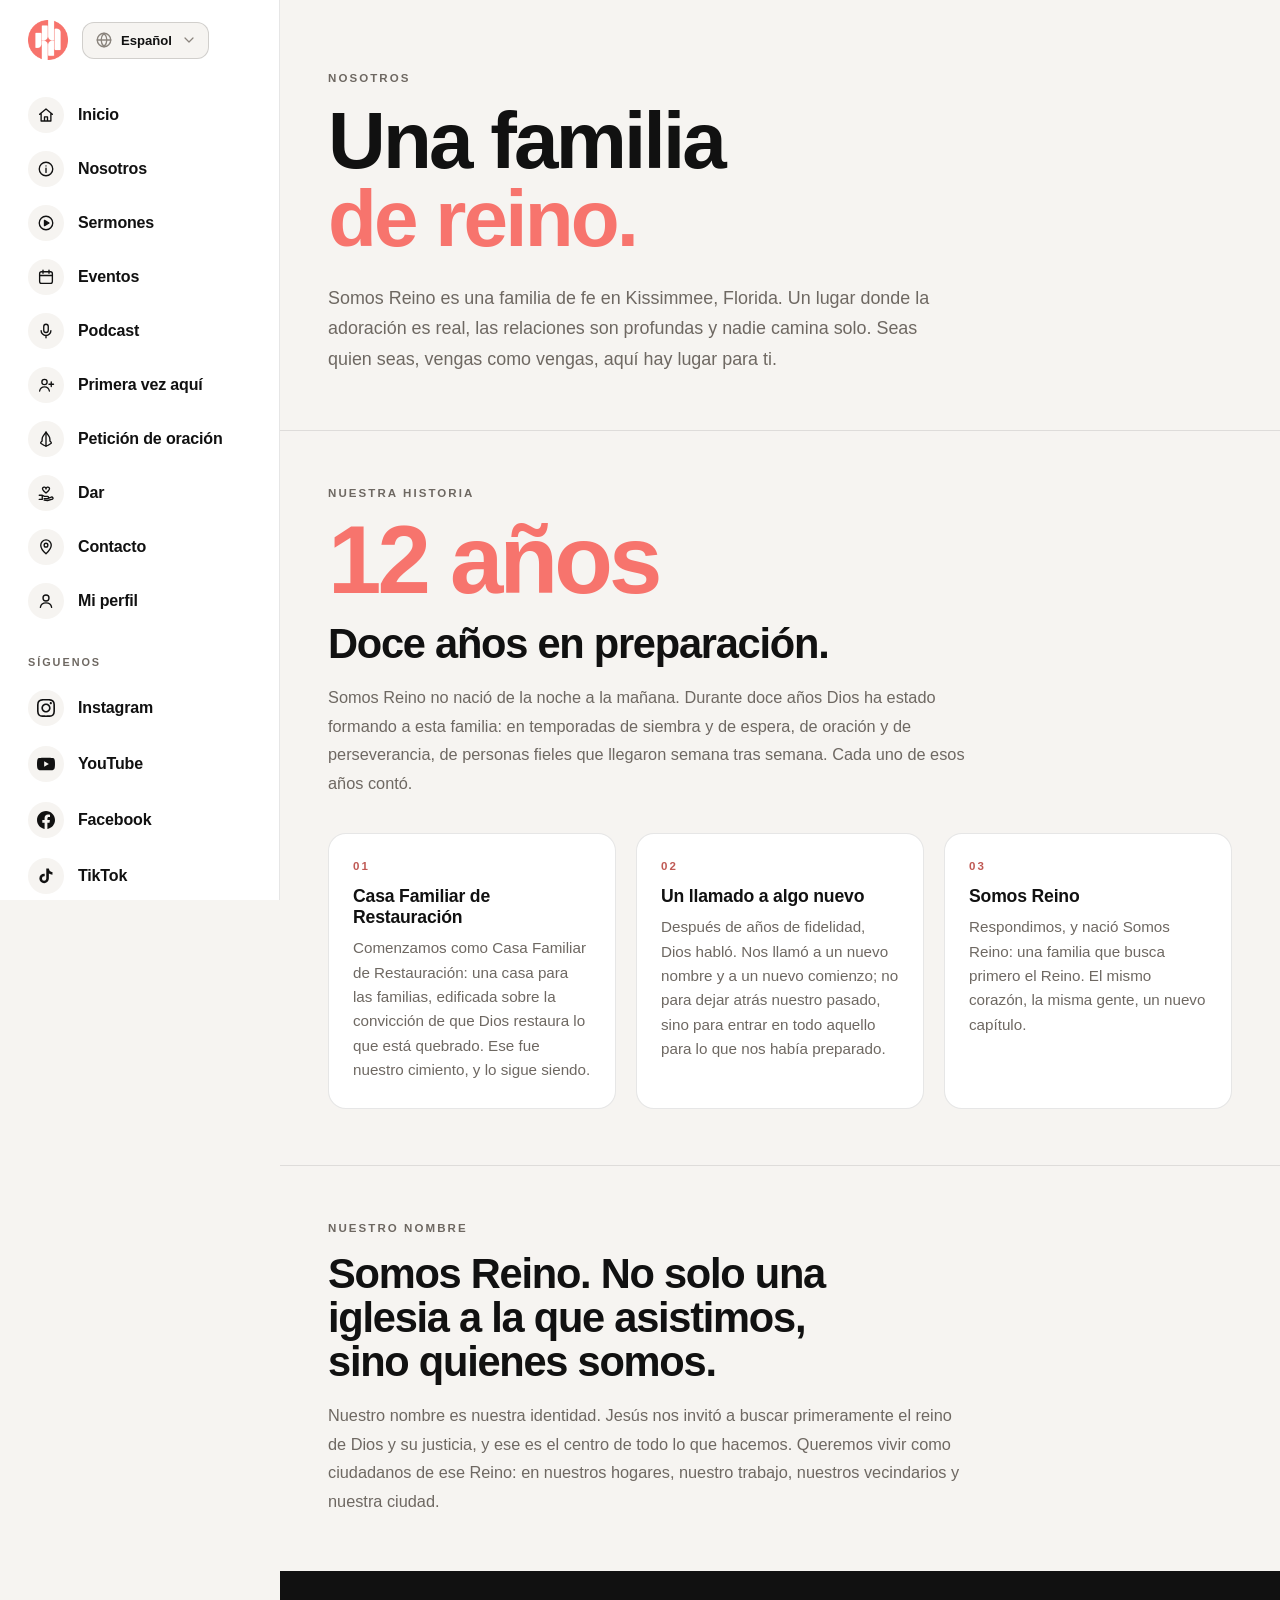
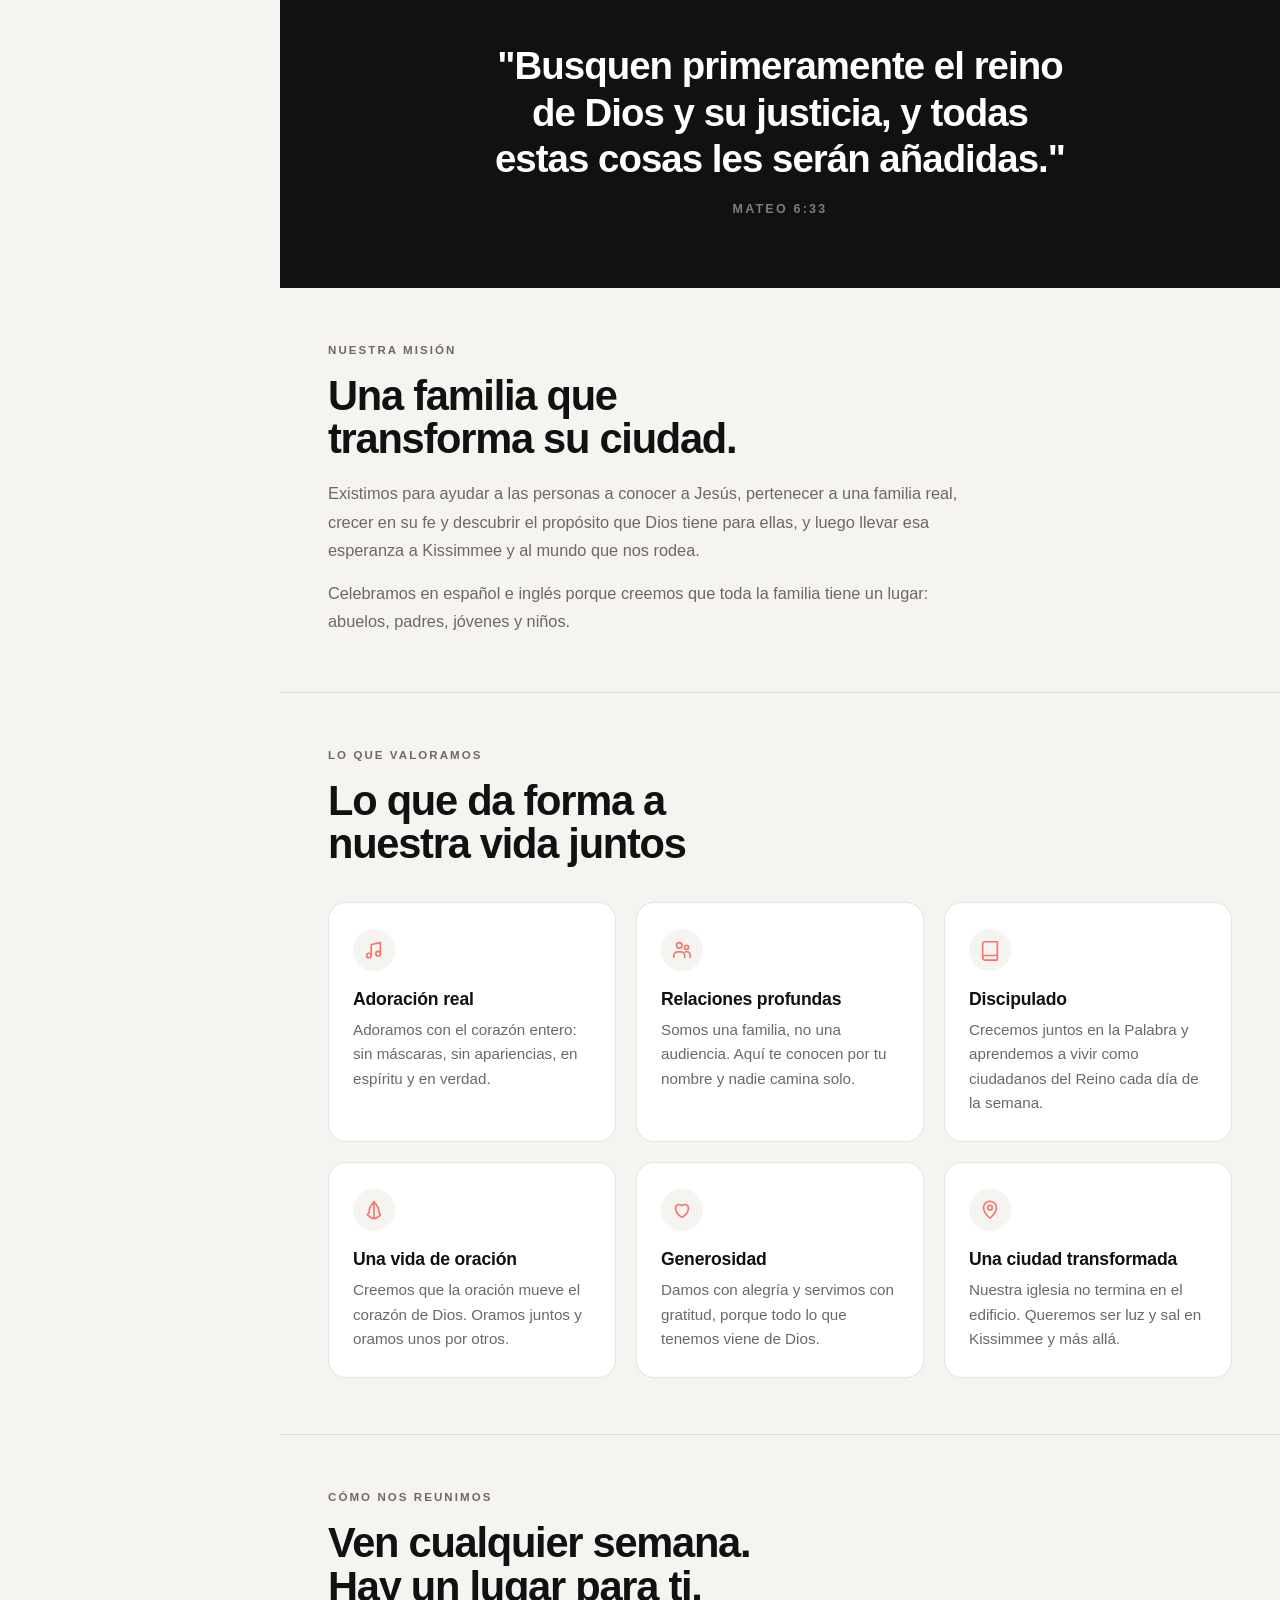
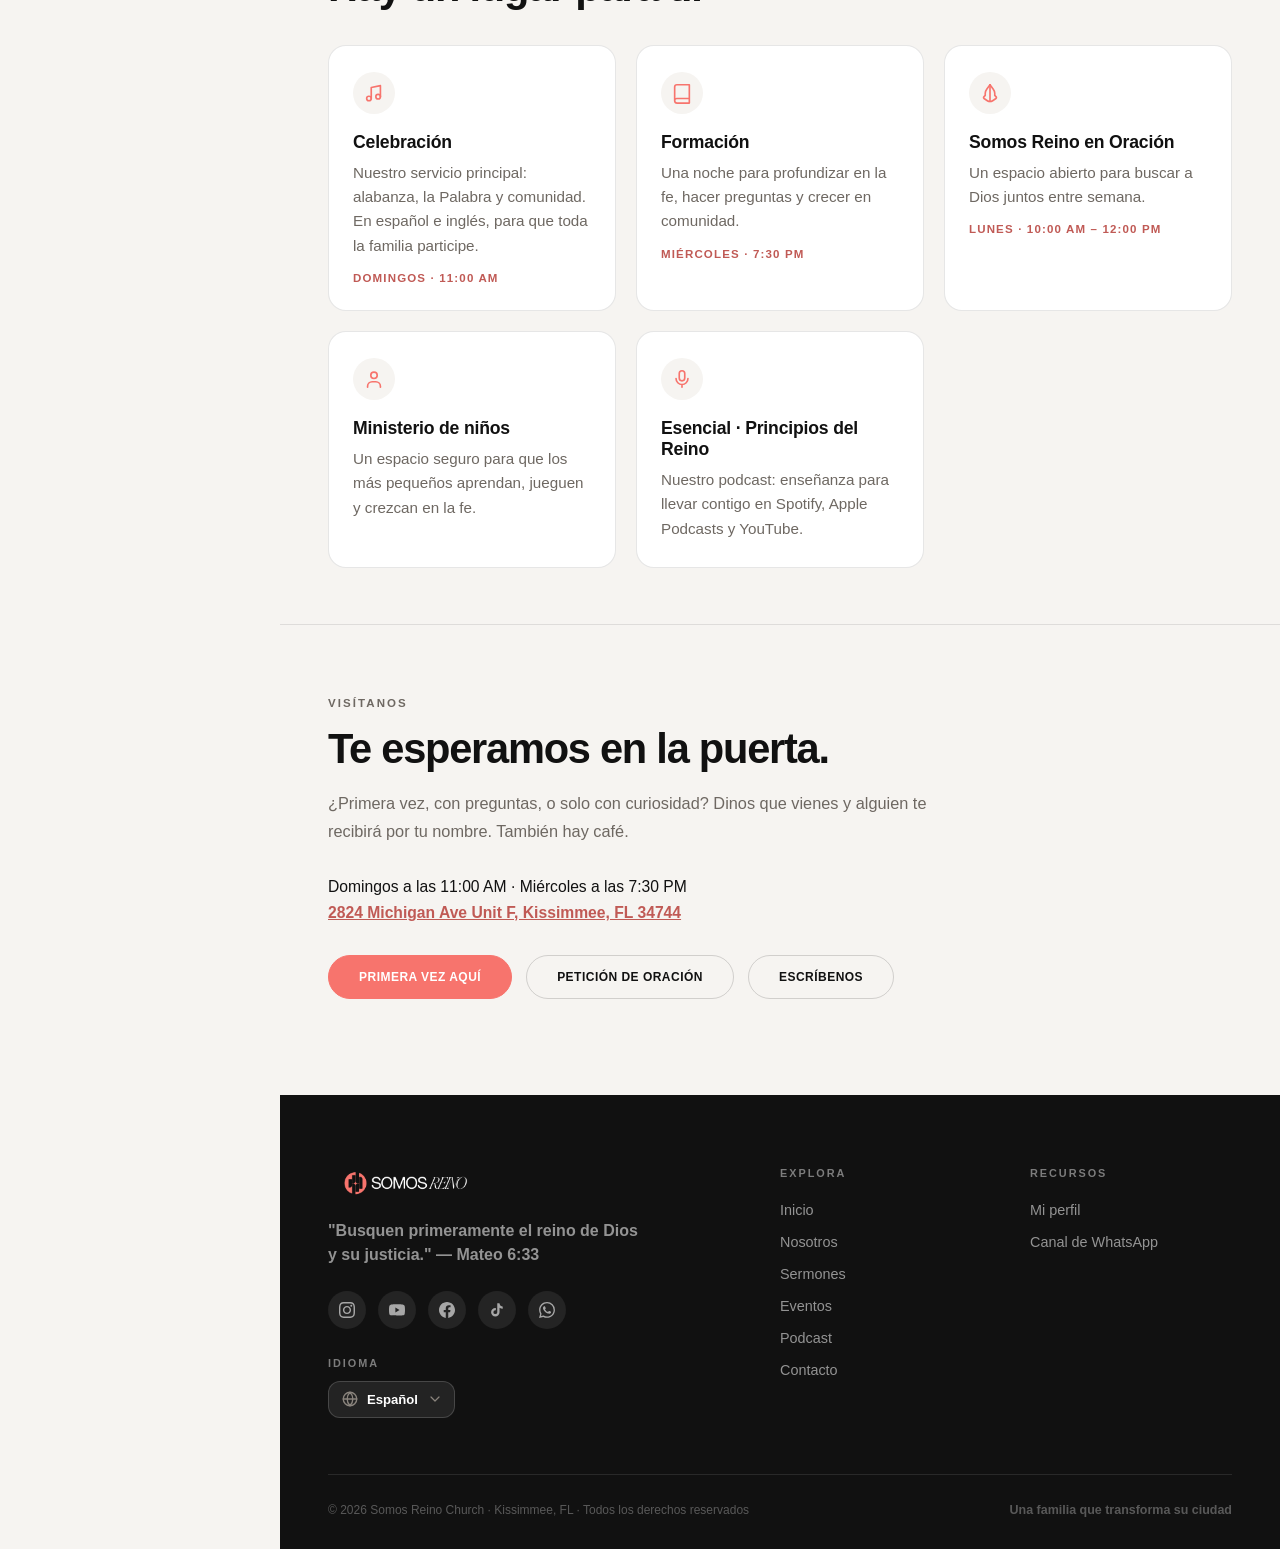
<file: about.html>
<!DOCTYPE html>
<html lang="es">
<head>
  <meta charset="UTF-8" />
  <meta name="viewport" content="width=device-width, initial-scale=1.0" />
  <title>Nosotros — Iglesia Somos Reino en Kissimmee, FL</title>
  <meta name="description" content="Conoce a Somos Reino, una familia de fe bilingüe en Kissimmee, FL: adoración real, relaciones profundas y una ciudad transformada por el Reino de Dios." />
  <link rel="stylesheet" href="/motion.css" />
  <script src="/motion.js"></script>
  <meta name="color-scheme" content="light dark" />
  <meta name="theme-color" content="#FFFFFF" media="(prefers-color-scheme: light)" />
  <meta name="theme-color" content="#181614" media="(prefers-color-scheme: dark)" />
  <link rel="canonical" href="https://somosreino.org/about" />
  <meta property="og:type" content="website" />
  <meta property="og:site_name" content="Somos Reino Church" />
  <meta property="og:title" content="Nosotros — Iglesia Somos Reino en Kissimmee, FL" />
  <meta property="og:description" content="Conoce a Somos Reino, una familia de fe bilingüe en Kissimmee, FL: adoración real, relaciones profundas y una ciudad transformada por el Reino de Dios." />
  <meta property="og:url" content="https://somosreino.org/about" />
  <meta property="og:locale" content="es_US" />
  <meta property="og:locale:alternate" content="en_US" />
  <meta property="og:image" content="https://somosreino.org/og-image.jpg" />
  <meta property="og:image:width" content="1200" />
  <meta property="og:image:height" content="630" />
  <meta property="og:image:alt" content="Alabanza en Somos Reino" />
  <meta name="twitter:card" content="summary_large_image" />
  <meta name="twitter:title" content="Nosotros — Iglesia Somos Reino en Kissimmee, FL" />
  <meta name="twitter:description" content="Conoce a Somos Reino, una familia de fe bilingüe en Kissimmee, FL: adoración real, relaciones profundas y una ciudad transformada por el Reino de Dios." />
  <meta name="twitter:image" content="https://somosreino.org/og-image.jpg" />
  <link rel="icon" href="https://somosreino.org/favicon.ico" sizes="any" />
  <link rel="icon" type="image/png" sizes="16x16" href="https://somosreino.org/favicon-16x16.png" />
  <link rel="icon" type="image/png" sizes="32x32" href="https://somosreino.org/favicon-32x32.png" />
  <link rel="icon" type="image/png" sizes="192x192" href="https://somosreino.org/icon-192.png" />
  <link rel="apple-touch-icon" sizes="180x180" href="https://somosreino.org/apple-touch-icon.png" />

  <style>
    *, *::before, *::after { margin: 0; padding: 0; box-sizing: border-box; }

    :root {
      --font: "Helvetica Neue", Helvetica, Arial, sans-serif;
      --surface:    #FFFFFF;
      --ink:        #111111;
      --ink-faint:  rgba(17,17,17,0.28);
      --black:      #111111;
      --near-black: #1A1816;
      --white:      #FFFFFF;
      --cream:      #F6F4F1;
      --gray-100:   #ECE9E4;
      --line:       rgba(17,17,17,0.1);
      --rule:       rgba(17,17,17,0.16);
      --orange:     #F7746D;
      --text:       #171412;
      --muted:      #6E6862;
      --label:      var(--muted);
      --label-dark: rgba(255,255,255,0.45);
      /* Coral is the action color: buttons, links, hover and selected states */
      --action:     var(--orange);
      --ease:       cubic-bezier(0.16, 1, 0.3, 1);
      --ease-back:  cubic-bezier(0.34, 1.4, 0.64, 1);
      --header-h:   72px;
      --orange-dark:#C05A55;
      --action-dark: var(--orange-dark);
    }

    /* ── DARK MODE ── follows the device setting (prefers-color-scheme) */
    :root { color-scheme: light dark; }
    @media (prefers-color-scheme: dark) {
      :root {
        --surface:    #221F1C;
        --cream:      #181614;
        --gray-100:   #2E2A26;
        --ink:        #F3EFEA;
        --ink-faint:  rgba(255,255,255,0.28);
        --text:       #F3EFEA;
        --muted:      #ABA59E;
        --line:       rgba(255,255,255,0.12);
        --rule:       rgba(255,255,255,0.18);
      }
    }

    @media (prefers-reduced-motion: no-preference) { html { scroll-behavior: smooth; } }

    body {
      font-family: var(--font);
      background: var(--cream);
      color: var(--text);
      overflow-x: hidden;
    }

    a:focus-visible, button:focus-visible {
      outline: 2px solid var(--action);
      outline-offset: 3px;
    }
    .skip-link {
      position: fixed; top: 8px; left: 8px; z-index: 1000;
      padding: 12px 18px; border-radius: 8px;
      background: var(--black); color: var(--white);
      font: 700 0.85rem var(--font); text-decoration: none;
      transform: translateY(-200%);
    }
    .skip-link:focus { transform: none; }

    .container { max-width: 1200px; margin: 0 auto; padding: 0 48px; }

    /* ── HEADER ── white, logo mark left, profile right ── */
    header.site-header {
      position: sticky; top: 0; z-index: 200;
      background: var(--surface);
    }
    .site-header .container {
      display: flex; align-items: center; justify-content: space-between;
      gap: 32px;
      min-height: var(--header-h);
    }
    .nav-logo { display: block; text-decoration: none; }
    .nav-logo img { display: block; width: 40px; height: 40px; }

    .nav-links {
      list-style: none; display: flex; gap: 32px;
      position: absolute; left: 50%; transform: translateX(-50%);
    }
    .nav-links a {
      font-family: var(--font);
      font-size: 0.72rem; font-weight: 700; letter-spacing: 0.1em; text-transform: uppercase;
      color: var(--muted); text-decoration: none;
      transition: color 0.3s;
    }
    .nav-links a:hover, .nav-links a[aria-current="page"] { color: var(--ink); }

    .nav-right { display: flex; align-items: center; gap: 16px; }
    .nav-btn {
      font-family: var(--font);
      font-size: 0.75rem; letter-spacing: 0.04em; font-weight: 700; text-transform: uppercase;
      color: var(--white); background: var(--action);
      padding: 12px 26px; border-radius: 100px; text-decoration: none;
      transition: transform 0.3s var(--ease-back), box-shadow 0.3s ease;
    }
    @media (hover: hover) { .nav-btn:hover { transform: translateY(-2px); box-shadow: 0 8px 20px rgba(247,116,109,0.35); } }

    .nav-profile {
      display: grid; place-items: center;
      width: 40px; height: 40px;
      color: var(--ink);
      transition: color 0.3s ease, transform 0.3s var(--ease-back);
    }
    .nav-profile svg { width: 26px; height: 26px; }
    @media (hover: hover) { .nav-profile:hover { color: var(--action); transform: translateY(-1px); } }

    /* Mobile tab bar — same as the home page */
    .nav-tabs { display: none; }
    @media (max-width: 900px) {
      .container { padding: 0 24px; }
      .site-header .container { min-height: 60px; }
      .nav-links, .nav-btn { display: none; }
      .nav-logo img { width: 36px; height: 36px; }
      .nav-tabs {
        display: flex; overflow-x: auto; overscroll-behavior-x: contain; -webkit-overflow-scrolling: touch; scroll-snap-type: x proximity; scrollbar-width: none;
        background: var(--surface);
      }
      .nav-tabs::-webkit-scrollbar { display: none; }
      .nav-tabs a {
        flex: 0 0 76px; scroll-snap-align: start;
        position: relative;
        display: flex; flex-direction: column; align-items: center; gap: 4px;
        min-height: 56px; padding: 9px 2px 8px;
        color: var(--ink);
        font: 600 0.64rem/1.1 var(--font); letter-spacing: 0.03em;
        text-decoration: none;
        -webkit-tap-highlight-color: transparent;
        transition: color 0.3s ease, transform 0.3s var(--ease-back);
      }
      .nav-tabs svg { width: 22px; height: 22px; transition: transform 0.4s var(--ease-back); }
      .nav-tabs a::after {
        content: ''; position: absolute; top: -1px; left: 30%; right: 30%;
        height: 2px; border-radius: 2px; background: var(--action);
        transform: scaleX(0); transition: transform 0.4s var(--ease);
      }
      .nav-tabs a[aria-current="true"] { color: var(--action); }
      .nav-tabs a[aria-current="true"]::after { transform: scaleX(1); }
      .nav-tabs a[aria-current="true"] svg { transform: translateY(-1px) scale(1.08); }
      .nav-tabs a:active { transform: scale(0.94); }
    }

    /* ── GIVE ── */
    /* ── NEW GUEST PAGE ── */
    main { padding: 72px 0 96px; }
    .welcome { max-width: 720px; }
    .intro { font-size: 1.02rem; line-height: 1.75; color: var(--muted); max-width: 520px; margin: 20px 0 48px; text-wrap: pretty; }
    @keyframes rise { from { opacity: 0; transform: translate3d(0, 40px, 0) scale(0.985); } to { opacity: 1; transform: none; } }
    .rise { opacity: 0; animation: rise 1.1s var(--ease) forwards; }
    .rise-2 { animation-delay: 0.12s; }
    .rise-3 { animation-delay: 0.24s; }
    @media (prefers-reduced-motion: reduce) { .rise { animation: none; opacity: 1; } }

    .field { margin-bottom: 28px; }
    .row { display: grid; grid-template-columns: 1fr 1fr; gap: 24px; }
    .welcome label {
      display: block; margin-bottom: 10px;
      font-size: 0.72rem; font-weight: 700; letter-spacing: 0.12em; text-transform: uppercase; color: var(--muted);
    }
    .welcome input:not([type="checkbox"]), .welcome select, .welcome textarea {
      width: 100%; font: inherit; font-size: 1rem; color: var(--ink);
      padding: 15px 16px; border: 1px solid var(--rule); border-radius: 14px;
      background: var(--surface); transition: border-color 0.3s ease;
    }
    .welcome select {
      appearance: none; -webkit-appearance: none; padding-right: 46px;
      background-image: url("data:image/svg+xml,%3Csvg xmlns='http://www.w3.org/2000/svg' width='20' height='20' viewBox='0 0 24 24' fill='none' stroke='%238a847d' stroke-width='1.8' stroke-linecap='round' stroke-linejoin='round'%3E%3Cpath d='m6 9 6 6 6-6'/%3E%3C/svg%3E");
      background-repeat: no-repeat; background-position: right 14px center;
    }
    @media (hover: hover) { .welcome input:not([type="checkbox"]):hover, .welcome select:hover, .welcome textarea:hover { border-color: var(--ink-faint); } }
    .welcome input:focus-visible, .welcome select:focus-visible, .welcome textarea:focus-visible { outline: none; border-color: var(--action); box-shadow: 0 0 0 3px rgba(247,116,109,0.2); }
    .welcome textarea { min-height: 130px; resize: vertical; line-height: 1.6; }
    .checks { display: grid; grid-template-columns: 1fr 1fr; gap: 10px; }
    .welcome label.check {
      display: flex; align-items: center; gap: 12px; margin: 0; padding: 14px 16px; cursor: pointer;
      font-size: 0.95rem; font-weight: 500; letter-spacing: 0; text-transform: none; color: var(--ink);
      border: 1px solid var(--rule); border-radius: 14px; background: var(--surface);
      transition: border-color 0.3s ease;
    }
    .welcome label.check:has(input:checked) { border-color: var(--action); }
    .welcome label.check input { width: 18px; height: 18px; flex-shrink: 0; margin: 0; accent-color: var(--action); }
    .checks.one { grid-template-columns: 1fr; }
    .hp { position: absolute; left: -9999px; height: 0; overflow: hidden; }
    .error { color: #B3261E; font-size: 0.9rem; margin-bottom: 16px; min-height: 1.2em; }
    @media (prefers-color-scheme: dark) { .error { color: #FF8A80; } }
    .submit {
      font-family: var(--font); font-size: 0.74rem; font-weight: 700; letter-spacing: 0.04em; text-transform: uppercase;
      color: #fff; background: var(--action); border: 1px solid var(--action); border-radius: 100px;
      padding: 13px 32px; cursor: pointer;
      transition: transform 0.3s var(--ease-back), background 0.25s ease, box-shadow 0.3s ease;
    }
    @media (hover: hover) { .submit:hover:not(:disabled) { background: var(--action-dark); border-color: var(--action-dark); transform: translateY(-2px); box-shadow: 0 12px 28px rgba(247,116,109,0.4); } }
    .submit:focus-visible { outline: 2px solid var(--action); outline-offset: 3px; }
    .submit:disabled { opacity: 0.6; cursor: default; }
    .thanks { display: none; padding-top: 8px; }
    .thanks h2 { font-size: clamp(1.8rem, 4vw, 2.6rem); font-weight: 700; letter-spacing: -0.03em; line-height: 1; color: var(--ink); margin-bottom: 16px; }
    .thanks p { font-size: 1.02rem; line-height: 1.75; color: var(--muted); max-width: 480px; }
    @media (max-width: 900px) { main { padding: 40px 0 64px; } }
    @media (max-width: 600px) { .row { grid-template-columns: 1fr; gap: 0; } .checks { grid-template-columns: 1fr; } }
    h1.display {
      font-family: var(--font);
      font-size: clamp(2.4rem, 5vw, 4rem);
      font-weight: 700; letter-spacing: -0.035em; line-height: 0.95;
      color: var(--ink);
      text-wrap: balance;
    }
    h1.display .reg { font-weight: 700; }

    /* ── FOOTER ── */
    footer { background: var(--black); padding: 72px 0 32px; }
    .footer-top { display: grid; grid-template-columns: 2fr 1fr 1fr; gap: 48px; margin-bottom: 56px; }
    .footer-brand img { display: block; height: 32px; width: auto; }
    .footer-tagline {
      font-family: var(--font); font-weight: 600; font-size: 1rem;
      color: rgba(255,255,255,0.55); margin: 20px 0 24px; line-height: 1.5;
    }
    .footer-col-title {
      font-family: var(--font); font-size: 0.68rem; letter-spacing: 0.18em;
      text-transform: uppercase; font-weight: 700; color: var(--label-dark);
      margin-bottom: 22px; display: block;
    }
    .footer-links { list-style: none; display: flex; flex-direction: column; gap: 14px; }
    .footer-links a { font-size: 0.9rem; font-weight: 500; color: rgba(255,255,255,0.55); text-decoration: none; transition: color 0.3s; }
    .footer-links a:hover { color: var(--white); }
    .footer-social { display: flex; gap: 12px; }
    .social-link {
      display: flex; align-items: center; justify-content: center;
      width: 38px; height: 38px; border-radius: 50%;
      background: rgba(255,255,255,0.08); color: rgba(255,255,255,0.6);
      text-decoration: none; transition: background 0.3s, color 0.3s, transform 0.2s;
    }
    .social-link:hover { background: var(--action); color: var(--white); transform: translateY(-2px); }
    .footer-lang { margin-top: 28px; }
    .footer-lang .footer-col-title { margin-bottom: 12px; }
    .lang-toggle {
      display: inline-flex; align-items: center; gap: 2px; padding: 3px;
      background: rgba(255,255,255,0.08); border: 1px solid rgba(255,255,255,0.16); border-radius: 100px;
    }
    .lang-option {
      font-family: var(--font); font-size: 0.66rem; font-weight: 700; letter-spacing: 0.04em;
      color: rgba(255,255,255,0.55); background: none; border: none;
      padding: 6px 12px; border-radius: 100px; cursor: pointer;
      transition: background 0.25s ease, color 0.25s ease;
    }
    .lang-option.active { background: var(--action); color: var(--white); }
    .lang-option:not(.active):hover { color: var(--white); }
    .footer-bottom {
      border-top: 1px solid rgba(255,255,255,0.1); padding-top: 28px;
      display: flex; justify-content: space-between; align-items: center; flex-wrap: wrap; gap: 12px;
    }
    .footer-copy { font-size: 0.75rem; color: rgba(255,255,255,0.3); font-weight: 500; }
    .footer-verse { font-family: var(--font); font-weight: 700; font-size: 0.78rem; color: rgba(255,255,255,0.3); }
    @media (max-width: 900px) {
      .footer-top { grid-template-columns: 1fr 1fr; gap: 32px 20px; }
      .footer-top > :first-child { grid-column: 1 / -1; }
      .footer-bottom { flex-direction: column; text-align: center; gap: 8px; }
    }

    /* ── HAMBURGER MENU (left of the logo) ── */
    .nav-left { display: flex; align-items: center; gap: 8px; }
    .nav-menu-btn {
      display: flex; flex-direction: column; justify-content: center; align-items: center; gap: 5px;
      width: 40px; height: 40px; padding: 0;
      background: none; border: 0; cursor: pointer;
      color: var(--ink);
      transition: color 0.3s ease;
    }
    .nav-menu-btn span {
      display: block; width: 22px; height: 2px; border-radius: 2px;
      background: currentColor;
      transition: transform 0.35s var(--ease), opacity 0.2s ease;
    }
    .nav-menu-btn[aria-expanded="true"] span:nth-child(1) { transform: translateY(7px) rotate(45deg); }
    .nav-menu-btn[aria-expanded="true"] span:nth-child(2) { opacity: 0; }
    .nav-menu-btn[aria-expanded="true"] span:nth-child(3) { transform: translateY(-7px) rotate(-45deg); }
    @media (hover: hover) { .nav-menu-btn:hover { color: var(--action); } }
    @media (max-width: 900px) {
      .nav-menu-btn, body.hero-light #nav:not(.scrolled) .nav-menu-btn { color: var(--ink); }
    }

    .menu-backdrop {
      position: fixed; inset: 0; z-index: 290;
      background: rgba(17,17,17,0.45);
      opacity: 0; visibility: hidden;
      transition: opacity 0.35s ease, visibility 0s linear 0.35s;
    }
    .menu-panel {
      position: fixed; top: 0; bottom: 0; left: 0; z-index: 300;
      width: min(86vw, 340px);
      display: flex; flex-direction: column;
      padding: 20px 28px 28px;
      background: var(--surface); color: var(--ink);
      transform: translate3d(-100%, 0, 0); visibility: hidden;
      transition: transform 0.5s var(--ease), visibility 0s linear 0.5s;
      overflow-y: auto; overscroll-behavior: contain;
    }
    body.menu-open { overflow: hidden; }
    body.menu-open .menu-backdrop { opacity: 1; visibility: visible; transition-delay: 0s; }
    body.menu-open .menu-panel { transform: none; visibility: visible; transition-delay: 0s; }
    .menu-head { display: flex; align-items: center; justify-content: space-between; margin-bottom: 28px; }
    .menu-head img { display: block; width: 40px; height: 40px; }
    .menu-head .lang-select { margin: 0 auto 0 14px; }
    .lang-select {
      appearance: none; -webkit-appearance: none;
      font-family: var(--font); font-size: 0.82rem; font-weight: 600; color: var(--ink);
      background-color: var(--cream);
      background-image: url("data:image/svg+xml,%3Csvg xmlns='http://www.w3.org/2000/svg' width='18' height='18' viewBox='0 0 24 24' fill='none' stroke='%238a847d' stroke-width='1.8' stroke-linecap='round' stroke-linejoin='round'%3E%3Ccircle cx='12' cy='12' r='9'/%3E%3Cpath d='M3 12h18M12 3c2.5 2.6 3.8 5.6 3.8 9s-1.3 6.4-3.8 9c-2.5-2.6-3.8-5.6-3.8-9S9.5 5.6 12 3Z'/%3E%3C/svg%3E"), url("data:image/svg+xml,%3Csvg xmlns='http://www.w3.org/2000/svg' width='16' height='16' viewBox='0 0 24 24' fill='none' stroke='%238a847d' stroke-width='1.8' stroke-linecap='round' stroke-linejoin='round'%3E%3Cpath d='m6 9 6 6 6-6'/%3E%3C/svg%3E");
      background-repeat: no-repeat, no-repeat; background-position: 12px center, right 11px center; background-size: 18px, 16px;
      border: 1px solid var(--rule); border-radius: 12px;
      padding: 10px 36px 10px 38px; cursor: pointer;
      transition: border-color 0.25s ease;
    }
    @media (hover: hover) { .lang-select:hover { border-color: var(--ink-faint); } }
    .lang-select:focus-visible { outline: 2px solid var(--action); outline-offset: 2px; }
    footer .lang-select { background-color: rgba(255,255,255,0.08); border-color: rgba(255,255,255,0.16); color: #fff; }
    .menu-close {
      width: 40px; height: 40px; border: 0; background: none; cursor: pointer;
      font-size: 2rem; line-height: 1; color: var(--ink);
    }
    .menu-links { list-style: none; display: flex; flex-direction: column; }
    .menu-links a {
      display: flex; align-items: center; gap: 14px; padding: 9px 0;
      font-size: 1rem; font-weight: 600; letter-spacing: -0.01em;
      color: var(--ink); text-decoration: none;
      transition: color 0.25s ease;
    }
    .menu-links .ico {
      display: grid; place-items: center; flex: none;
      width: 36px; height: 36px; border-radius: 50%;
      background: var(--cream); color: var(--ink);
      transition: background 0.3s ease, color 0.3s ease, transform 0.4s var(--ease-back);
    }
    .menu-links .ico svg { width: 18px; height: 18px; }
    @media (hover: hover) {
      .menu-links a:hover { color: var(--action); }
      .menu-links a:hover .ico { background: var(--action); color: var(--white); transform: translateY(-2px); }
    }
    .menu-foot { margin-top: auto; padding-top: 32px; }
    .menu-label {
      display: block; margin-bottom: 12px;
      font-size: 0.68rem; font-weight: 700; letter-spacing: 0.18em; text-transform: uppercase;
      color: var(--muted);
    }
    .menu-panel .lang-toggle {
      display: inline-flex; align-items: center; gap: 2px; padding: 3px;
      background: var(--cream); border: 1px solid var(--rule); border-radius: 100px;
    }
    .menu-panel .lang-option {
      font-size: 0.72rem; font-weight: 700; letter-spacing: 0.04em;
      color: var(--muted); background: none; border: 0;
      padding: 8px 16px; border-radius: 100px; cursor: pointer;
      transition: background 0.25s ease, color 0.25s ease;
    }
    .menu-panel .lang-option.active { background: var(--ink); color: var(--surface); }
    .menu-panel .lang-option:not(.active):hover { color: var(--ink); }
    @media (prefers-reduced-motion: reduce) {
      .menu-panel, .menu-backdrop { transition-duration: 0.01ms; }
    }

    /* Follow us (inside the menu) */
    .menu-social { margin-top: 28px; }
    .menu-social-list { list-style: none; display: flex; flex-direction: column; }
    .menu-social-list a {
      display: flex; align-items: center; gap: 14px;
      padding: 10px 0; color: var(--ink); text-decoration: none;
      font-size: 1rem; font-weight: 600; letter-spacing: -0.01em;
      transition: color 0.25s ease;
    }
    .menu-social-list .ico {
      display: grid; place-items: center; flex: none;
      width: 36px; height: 36px; border-radius: 50%;
      background: var(--cream); color: var(--ink);
      transition: background 0.3s ease, color 0.3s ease, transform 0.4s var(--ease-back);
    }
    .menu-social-list .ico svg { width: 18px; height: 18px; }
    @media (hover: hover) {
      .menu-social-list a:hover { color: var(--action); }
      .menu-social-list a:hover .ico { background: var(--action); color: var(--white); transform: translateY(-2px); }
    }

    /* Menu entrance: panel glides in, then its contents follow one by one */
    .menu-head, .menu-links li, .menu-social > .menu-label, .menu-social-list li, .menu-foot {
      opacity: 0;
      transform: translate3d(-22px, 0, 0);
      transition: opacity 0.2s ease, transform 0.2s ease;
    }
    body.menu-open .menu-head, body.menu-open .menu-links li, body.menu-open .menu-social > .menu-label,
    body.menu-open .menu-social-list li, body.menu-open .menu-foot {
      opacity: 1;
      transform: none;
      transition: opacity 0.5s ease, transform 0.7s var(--ease);
      transition-delay: calc(0.12s + var(--i, 0) * 0.045s);
    }
    .menu-head { --i: 0; }
    .menu-links li:nth-child(1) { --i: 1; } .menu-links li:nth-child(2) { --i: 2; } .menu-links li:nth-child(3) { --i: 3; }
    .menu-links li:nth-child(4) { --i: 4; } .menu-links li:nth-child(5) { --i: 5; } .menu-links li:nth-child(6) { --i: 6; }
    .menu-links li:nth-child(7) { --i: 7; } .menu-links li:nth-child(8) { --i: 8; } .menu-links li:nth-child(9) { --i: 9; }
    .menu-social > .menu-label { --i: 10; }
    .menu-social-list li:nth-child(1) { --i: 11; } .menu-social-list li:nth-child(2) { --i: 12; }
    .menu-social-list li:nth-child(3) { --i: 13; } .menu-social-list li:nth-child(4) { --i: 14; }
    .menu-social-list li:nth-child(5) { --i: 15; }
    .menu-foot { --i: 16; }
    @media (prefers-reduced-motion: reduce) {
      .menu-head, .menu-links li, .menu-social > .menu-label, .menu-social-list li, .menu-foot {
        opacity: 1; transform: none; transition: none; transition-delay: 0s;
      }
    }

    /* ── ABOUT PAGE ── */
    main { padding: 0; }
    .about-hero { padding: 72px 0 56px; }
    .about-hero .eyebrow, .about-eyebrow {
      display: block; margin-bottom: 18px;
      font-size: 0.72rem; font-weight: 700; letter-spacing: 0.18em; text-transform: uppercase; color: var(--muted);
    }
    .about h1 { font-size: clamp(2.6rem, 7vw, 5rem); font-weight: 800; letter-spacing: -0.035em; line-height: 0.98; color: var(--ink); text-wrap: balance; }
    .about h1 em { font-style: normal; color: var(--action); }
    .about-lead { margin-top: 24px; max-width: 620px; font-size: 1.12rem; line-height: 1.7; color: var(--muted); text-wrap: pretty; }
    .about-section { padding: 56px 0; border-top: 1px solid var(--line); }
    .about-section h2 { font-size: clamp(1.7rem, 4vw, 2.6rem); font-weight: 700; letter-spacing: -0.03em; line-height: 1.05; color: var(--ink); text-wrap: balance; max-width: 640px; }
    .about-section p.body { margin-top: 18px; max-width: 640px; font-size: 1.02rem; line-height: 1.75; color: var(--muted); text-wrap: pretty; }
    .about-section p.body + p.body { margin-top: 14px; }
    .about-grid { display: grid; grid-template-columns: repeat(auto-fit, minmax(240px, 1fr)); gap: 20px; margin-top: 36px; }
    .about-card { padding: 26px 24px; background: var(--surface); border: 1px solid var(--line); border-radius: 18px; }
    .about-card .ico { display: grid; place-items: center; width: 42px; height: 42px; margin-bottom: 18px; border-radius: 50%; background: var(--cream); color: var(--action); }
    .about-card .ico svg { width: 22px; height: 22px; }
    .about-card h3 { font-size: 1.1rem; font-weight: 700; letter-spacing: -0.01em; color: var(--ink); }
    .about-card p { margin-top: 8px; font-size: 0.95rem; line-height: 1.6; color: var(--muted); }
    .about-card .when { display: block; margin-top: 14px; font-size: 0.72rem; font-weight: 700; letter-spacing: 0.1em; text-transform: uppercase; color: var(--action-dark); }
    @media (prefers-color-scheme: dark) { .about-card .when { color: var(--action); } }
    .about-story-num { display: block; font-size: clamp(3.4rem, 9vw, 6rem); font-weight: 800; letter-spacing: -0.04em; line-height: 0.9; color: var(--action); }
    .about-steps { display: grid; grid-template-columns: repeat(auto-fit, minmax(240px, 1fr)); gap: 20px; margin-top: 36px; counter-reset: step; }
    .about-step { position: relative; padding: 26px 24px; background: var(--surface); border: 1px solid var(--line); border-radius: 18px; }
    .about-step::before { counter-increment: step; content: "0" counter(step); display: block; margin-bottom: 14px; font-size: 0.72rem; font-weight: 700; letter-spacing: 0.18em; color: var(--action-dark); }
    @media (prefers-color-scheme: dark) { .about-step::before { color: var(--action); } }
    .about-step h3 { font-size: 1.1rem; font-weight: 700; letter-spacing: -0.01em; color: var(--ink); }
    .about-step p { margin-top: 8px; font-size: 0.95rem; line-height: 1.6; color: var(--muted); }
    .about-verse { padding: 72px 0; background: var(--black); text-align: center; }
    .about-verse blockquote { max-width: 760px; margin: 0 auto; font-size: clamp(1.5rem, 3.6vw, 2.4rem); font-weight: 700; letter-spacing: -0.025em; line-height: 1.2; color: var(--white); text-wrap: balance; }
    .about-verse cite { display: block; margin-top: 20px; font-style: normal; font-size: 0.78rem; font-weight: 700; letter-spacing: 0.18em; text-transform: uppercase; color: var(--label-dark); }
    .about-cta { padding: 72px 0 96px; }
    .about-cta .actions { display: flex; flex-wrap: wrap; gap: 14px; margin-top: 28px; }
    .btn {
      display: inline-block; font-family: var(--font); font-size: 0.75rem; font-weight: 700; letter-spacing: 0.04em; text-transform: uppercase;
      padding: 14px 30px; border-radius: 100px; text-decoration: none;
      transition: transform 0.3s var(--ease-back), box-shadow 0.3s ease, border-color 0.25s ease;
    }
    .btn-solid { color: #fff; background: var(--action); border: 1px solid var(--action); }
    .btn-line { color: var(--ink); background: transparent; border: 1px solid var(--rule); }
    @media (hover: hover) {
      .btn-solid:hover { transform: translateY(-2px); box-shadow: 0 8px 20px rgba(247,116,109,0.35); }
      .btn-line:hover { transform: translateY(-2px); border-color: var(--ink-faint); }
    }
    .about-where { margin-top: 28px; font-size: 0.98rem; line-height: 1.7; color: var(--ink); }
    .about-where a { color: var(--action-dark); font-weight: 600; }
    @media (prefers-color-scheme: dark) { .about-where a { color: var(--action); } }
    @media (max-width: 900px) {
      .about-hero { padding: 40px 0 40px; }
      .about-section { padding: 40px 0; }
      .about-verse { padding: 56px 0; }
      .about-cta { padding: 56px 0 72px; }
    }
  </style>
  <script type="application/ld+json">
{
  "@context": "https://schema.org",
  "@graph": [
    {
      "@type": "AboutPage",
      "@id": "https://somosreino.org/about#webpage",
      "url": "https://somosreino.org/about",
      "name": "Nosotros — Iglesia Somos Reino en Kissimmee, FL",
      "description": "Conoce a Somos Reino, una familia de fe bilingüe en Kissimmee, FL: adoración real, relaciones profundas y una ciudad transformada por el Reino de Dios.",
      "inLanguage": "es",
      "isPartOf": {
        "@id": "https://somosreino.org/#website"
      },
      "about": {
        "@id": "https://somosreino.org/#church"
      }
    },
    {
      "@type": "BreadcrumbList",
      "itemListElement": [
        {
          "@type": "ListItem",
          "position": 1,
          "name": "Inicio",
          "item": "https://somosreino.org/"
        },
        {
          "@type": "ListItem",
          "position": 2,
          "name": "Nosotros",
          "item": "https://somosreino.org/about"
        }
      ]
    }
  ]
}
  </script>
</head>

<body>
  <a class="skip-link" href="#main" data-en="Skip to content">Saltar al contenido</a>

  <header class="site-header">
    <div class="container">
      <div class="nav-left">
        <button type="button" class="nav-menu-btn" id="menu-btn" aria-label="Menú" data-en-label="Menu" aria-controls="menu-panel" aria-expanded="false"><span></span><span></span><span></span></button>
        <a href="https://somosreino.org/" class="nav-logo"><img src="/logo-mark.png" alt="Somos Reino" width="40" height="40" /></a>
      </div>
      <ul class="nav-links">
        <li><a href="https://somosreino.org/about" aria-current="page" data-en="About us">Nosotros</a></li>
        <li><a href="https://somosreino.org/sermons" data-en="Sermons">Sermones</a></li>
        <li><a href="https://somosreino.org/events" data-en="Events">Eventos</a></li>
        <li><a href="https://somosreino.org/#esencial">Podcast</a></li>
        <li><a href="https://somosreino.org/prayer" data-en="Prayer request">Petición de oración</a></li>
        <li><a href="https://somosreino.org/#contacto" data-en="Contact">Contacto</a></li>
      </ul>
      <div class="nav-right">
        <a href="https://somosreino.org/give" class="nav-btn" data-en="Give">Dar</a>
        <a href="https://somosreino.churchtrac.com/sign-in" class="nav-profile" target="_blank" rel="noopener" aria-label="Mi perfil" data-en-label="My profile"><svg viewBox="0 0 24 24" fill="none" stroke="currentColor" stroke-width="1.8" stroke-linecap="round" stroke-linejoin="round" aria-hidden="true"><circle cx="12" cy="8" r="4"/><path d="M4.5 20.5c.6-3.7 3.7-6 7.5-6s6.9 2.3 7.5 6"/></svg></a>
      </div>
    </div>
    <!-- Mobile tab bar — same as the home page -->
    <div class="nav-tabs" role="navigation" aria-label="Secciones" data-en-label="Sections">
      <a href="https://somosreino.org/"><svg viewBox="0 0 24 24" fill="none" stroke="currentColor" stroke-width="1.8" stroke-linecap="round" stroke-linejoin="round" aria-hidden="true"><path d="M3.5 11 12 4l8.5 7M5.5 9.5V20h13V9.5M10 20v-5.5h4V20"/></svg><span data-en="Home">Inicio</span></a>
      <a href="https://somosreino.org/give"><svg viewBox="0 0 24 24" fill="none" stroke="currentColor" stroke-width="1.8" stroke-linecap="round" stroke-linejoin="round" aria-hidden="true"><path d="M12 9.6C12 7.3 9 6.2 7.6 8.2 6.3 10 7.7 11.6 12 15c4.3-3.4 5.7-5 4.4-6.8C15 6.2 12 7.3 12 9.6Z" transform="translate(0 -3)"/><path d="M3 15h4l3 1.5h4a1.5 1.5 0 0 1 0 3H9.5M7 15v5.5H3M14 19.5l5-2a1.6 1.6 0 0 1 1.7 2.7L14 22l-4.5-.5"/></svg><span data-en="Give">Dar</span></a>
      <a href="https://somosreino.org/about" aria-current="true"><svg viewBox="0 0 24 24" fill="none" stroke="currentColor" stroke-width="1.8" stroke-linecap="round" stroke-linejoin="round" aria-hidden="true"><circle cx="12" cy="12" r="9"/><path d="M12 11v5.5M12 7.8v.1"/></svg><span data-en="About us">Nosotros</span></a>
      <a href="https://somosreino.org/sermons"><svg viewBox="0 0 24 24" fill="none" stroke="currentColor" stroke-width="1.8" stroke-linecap="round" stroke-linejoin="round" aria-hidden="true"><circle cx="12" cy="12" r="9"/><path d="M10 8.5v7l6-3.5-6-3.5Z" fill="currentColor"/></svg><span data-en="Sermons">Sermones</span></a>
      <a href="https://somosreino.org/events"><svg viewBox="0 0 24 24" fill="none" stroke="currentColor" stroke-width="1.8" stroke-linecap="round" stroke-linejoin="round" aria-hidden="true"><rect x="3.5" y="5" width="17" height="15.5" rx="2.5"/><path d="M3.5 10h17M8 3v4M16 3v4"/></svg><span data-en="Events">Eventos</span></a>
      <a href="https://somosreino.org/#esencial"><svg viewBox="0 0 24 24" fill="none" stroke="currentColor" stroke-width="1.8" stroke-linecap="round" stroke-linejoin="round" aria-hidden="true"><rect x="9" y="3" width="6" height="11" rx="3"/><path d="M5.5 11.5a6.5 6.5 0 0 0 13 0M12 18v3"/></svg><span>Podcast</span></a>
      <a href="https://somosreino.org/prayer"><svg viewBox="0 0 24 24" fill="none" stroke="currentColor" stroke-width="1.8" stroke-linecap="round" stroke-linejoin="round" aria-hidden="true"><path d="M12 3 8.6 7.6C7.4 9.2 6.8 10.4 6.8 12.2v2.4l-1.5 1.6c-.5.6-.4 1.4.2 1.8l3.6 2.4c1.1.7 1.9.9 2.9.9"/><path d="M12 3l3.4 4.6c1.2 1.6 1.8 2.8 1.8 4.6v2.4l1.5 1.6c.5.6.4 1.4-.2 1.8l-3.6 2.4c-1.1.7-1.9.9-2.9.9"/><path d="M12 3v18"/></svg><span data-en="Prayer">Oración</span></a>
    </div>
  </header>


  <!-- ── MENU PANEL ── -->
  <div class="menu-backdrop" id="menu-backdrop"></div>
  <aside class="menu-panel" id="menu-panel" aria-label="Menú" data-en-label="Menu">
    <div class="menu-head">
      <a href="https://somosreino.org/"><img src="/logo-mark.png" alt="Somos Reino" width="40" height="40" /></a>
      <select class="lang-select" aria-label="Idioma / Language" data-lang-select>
        <option value="es">Español</option>
        <option value="en">English</option>
      </select>
      <button type="button" class="menu-close" id="menu-close" aria-label="Cerrar menú" data-en-label="Close menu">&times;</button>
    </div>
    <ul class="menu-links">
      <li><a href="https://somosreino.org/"><span class="ico"><svg aria-hidden="true" viewBox="0 0 24 24" fill="none" stroke="currentColor" stroke-width="1.8" stroke-linecap="round" stroke-linejoin="round"><path d="M3.5 11 12 4l8.5 7M5.5 9.5V20h13V9.5M10 20v-5.5h4V20"/></svg></span><span data-en="Home">Inicio</span></a></li>
      <li><a href="https://somosreino.org/about" aria-current="page"><span class="ico"><svg aria-hidden="true" viewBox="0 0 24 24" fill="none" stroke="currentColor" stroke-width="1.8" stroke-linecap="round" stroke-linejoin="round"><circle cx="12" cy="12" r="9"/><path d="M12 11v5.5M12 7.8v.1"/></svg></span><span data-en="About us">Nosotros</span></a></li>
      <li><a href="https://somosreino.org/sermons"><span class="ico"><svg aria-hidden="true" viewBox="0 0 24 24" fill="none" stroke="currentColor" stroke-width="1.8" stroke-linecap="round" stroke-linejoin="round"><circle cx="12" cy="12" r="9"/><path d="M10 8.5v7l6-3.5-6-3.5Z" fill="currentColor"/></svg></span><span data-en="Sermons">Sermones</span></a></li>
      <li><a href="https://somosreino.org/events"><span class="ico"><svg aria-hidden="true" viewBox="0 0 24 24" fill="none" stroke="currentColor" stroke-width="1.8" stroke-linecap="round" stroke-linejoin="round"><rect x="3.5" y="5" width="17" height="15.5" rx="2.5"/><path d="M3.5 10h17M8 3v4M16 3v4"/></svg></span><span data-en="Events">Eventos</span></a></li>
      <li><a href="https://somosreino.org/#esencial"><span class="ico"><svg aria-hidden="true" viewBox="0 0 24 24" fill="none" stroke="currentColor" stroke-width="1.8" stroke-linecap="round" stroke-linejoin="round"><rect x="9" y="3" width="6" height="11" rx="3"/><path d="M5.5 11.5a6.5 6.5 0 0 0 13 0M12 18v3"/></svg></span><span>Podcast</span></a></li>
      <li><a href="https://somosreino.org/welcome"><span class="ico"><svg aria-hidden="true" viewBox="0 0 24 24" fill="none" stroke="currentColor" stroke-width="1.8" stroke-linecap="round" stroke-linejoin="round"><circle cx="10" cy="8" r="3.5"/><path d="M3.5 20c.6-3.4 3.2-5.5 6.5-5.5s5.9 2.1 6.5 5.5M19 8v6M16 11h6"/></svg></span><span data-en="New Here">Primera vez aquí</span></a></li>
      <li><a href="https://somosreino.org/prayer"><span class="ico"><svg aria-hidden="true" viewBox="0 0 24 24" fill="none" stroke="currentColor" stroke-width="1.8" stroke-linecap="round" stroke-linejoin="round"><path d="M12 3 8.6 7.6C7.4 9.2 6.8 10.4 6.8 12.2v2.4l-1.5 1.6c-.5.6-.4 1.4.2 1.8l3.6 2.4c1.1.7 1.9.9 2.9.9"/><path d="M12 3l3.4 4.6c1.2 1.6 1.8 2.8 1.8 4.6v2.4l1.5 1.6c.5.6.4 1.4-.2 1.8l-3.6 2.4c-1.1.7-1.9.9-2.9.9"/><path d="M12 3v18"/></svg></span><span data-en="Prayer request">Petición de oración</span></a></li>
      <li><a href="https://somosreino.org/give"><span class="ico"><svg aria-hidden="true" viewBox="0 0 24 24" fill="none" stroke="currentColor" stroke-width="1.8" stroke-linecap="round" stroke-linejoin="round"><path d="M12 9.6C12 7.3 9 6.2 7.6 8.2 6.3 10 7.7 11.6 12 15c4.3-3.4 5.7-5 4.4-6.8C15 6.2 12 7.3 12 9.6Z" transform="translate(0 -3)"/><path d="M3 15h4l3 1.5h4a1.5 1.5 0 0 1 0 3H9.5M7 15v5.5H3M14 19.5l5-2a1.6 1.6 0 0 1 1.7 2.7L14 22l-4.5-.5"/></svg></span><span data-en="Give">Dar</span></a></li>
      <li><a href="https://somosreino.org/#contacto"><span class="ico"><svg aria-hidden="true" viewBox="0 0 24 24" fill="none" stroke="currentColor" stroke-width="1.8" stroke-linecap="round" stroke-linejoin="round"><path d="M12 21s7-6.2 7-11.5A7 7 0 0 0 5 9.5C5 14.8 12 21 12 21Z"/><circle cx="12" cy="9.5" r="2.5"/></svg></span><span data-en="Contact">Contacto</span></a></li>
      <li><a href="https://somosreino.churchtrac.com/sign-in" target="_blank" rel="noopener"><span class="ico"><svg aria-hidden="true" viewBox="0 0 24 24" fill="none" stroke="currentColor" stroke-width="1.8" stroke-linecap="round" stroke-linejoin="round"><circle cx="12" cy="8" r="4"/><path d="M4.5 20.5c.6-3.7 3.7-6 7.5-6s6.9 2.3 7.5 6"/></svg></span><span data-en="My profile">Mi perfil</span></a></li>
    </ul>
    <div class="menu-social">
      <span class="menu-label" data-en="Follow us">Síguenos</span>
      <ul class="menu-social-list">
      <li><a href="https://www.instagram.com/somosreinofl?igsh=MWx5dWt4NzJmY3Z5cg%3D%3D&utm_source=qr" target="_blank" rel="noopener"><span class="ico"><svg aria-hidden="true" xmlns="http://www.w3.org/2000/svg" viewBox="0 0 24 24" fill="currentColor"><path d="M12 2.163c3.204 0 3.584.012 4.85.07 3.252.148 4.771 1.691 4.919 4.919.058 1.265.069 1.645.069 4.849 0 3.205-.012 3.584-.069 4.849-.149 3.225-1.664 4.771-4.919 4.919-1.266.058-1.644.07-4.85.07-3.204 0-3.584-.012-4.849-.07-3.26-.149-4.771-1.699-4.919-4.92-.058-1.265-.07-1.644-.07-4.849 0-3.204.013-3.583.07-4.849.149-3.227 1.664-4.771 4.919-4.919 1.266-.057 1.645-.069 4.849-.069zm0-2.163c-3.259 0-3.667.014-4.947.072-4.358.2-6.78 2.618-6.98 6.98-.059 1.281-.073 1.689-.073 4.948 0 3.259.014 3.668.072 4.948.2 4.358 2.618 6.78 6.98 6.98 1.281.058 1.689.072 4.948.072 3.259 0 3.668-.014 4.948-.072 4.354-.2 6.782-2.618 6.979-6.98.059-1.28.073-1.689.073-4.948 0-3.259-.014-3.667-.072-4.947-.196-4.354-2.617-6.78-6.979-6.98-1.281-.059-1.69-.073-4.949-.073zm0 5.838c-3.403 0-6.162 2.759-6.162 6.162s2.759 6.163 6.162 6.163 6.162-2.759 6.162-6.163c0-3.403-2.759-6.162-6.162-6.162zm0 10.162c-2.209 0-4-1.79-4-4 0-2.209 1.791-4 4-4s4 1.791 4 4c0 2.21-1.791 4-4 4zm6.406-11.845c-.796 0-1.441.645-1.441 1.44s.645 1.44 1.441 1.44c.795 0 1.439-.645 1.439-1.44s-.644-1.44-1.439-1.44z"/></svg></span><span>Instagram</span></a></li>
      <li><a href="https://youtube.com/@somosreinofl?si=o2pavfWMVryrC4az" target="_blank" rel="noopener"><span class="ico"><svg aria-hidden="true" xmlns="http://www.w3.org/2000/svg" viewBox="0 0 24 24" fill="currentColor"><path d="M23.498 6.186a3.016 3.016 0 00-2.122-2.136C19.505 3.545 12 3.545 12 3.545s-7.505 0-9.377.505A3.017 3.017 0 00.502 6.186C0 8.07 0 12 0 12s0 3.93.502 5.814a3.016 3.016 0 002.122 2.136c1.871.505 9.376.505 9.376.505s7.505 0 9.377-.505a3.015 3.015 0 002.122-2.136C24 15.93 24 12 24 12s0-3.93-.502-5.814zM9.545 15.568V8.432L15.818 12l-6.273 3.568z"/></svg></span><span>YouTube</span></a></li>
      <li><a href="https://www.facebook.com/share/1CkYP7Dpob/?mibextid=wwXIfr" target="_blank" rel="noopener"><span class="ico"><svg aria-hidden="true" xmlns="http://www.w3.org/2000/svg" viewBox="0 0 24 24" fill="currentColor"><path d="M24 12.073c0-6.627-5.373-12-12-12s-12 5.373-12 12c0 5.99 4.388 10.954 10.125 11.854v-8.385H7.078v-3.47h3.047V9.43c0-3.007 1.792-4.669 4.533-4.669 1.312 0 2.686.235 2.686.235v2.953H15.83c-1.491 0-1.956.925-1.956 1.874v2.25h3.328l-.532 3.47h-2.796v8.385C19.612 23.027 24 18.062 24 12.073z"/></svg></span><span>Facebook</span></a></li>
      <li><a href="https://www.tiktok.com/@somosreinofl?_r=1&_t=ZT-95coSNg4ni2" target="_blank" rel="noopener"><span class="ico"><svg aria-hidden="true" xmlns="http://www.w3.org/2000/svg" viewBox="0 0 24 24" fill="currentColor"><path d="M19.59 6.69a4.83 4.83 0 01-3.77-4.25V2h-3.45v13.67a2.89 2.89 0 01-2.88 2.5 2.89 2.89 0 01-2.89-2.89 2.89 2.89 0 012.89-2.89c.28 0 .54.04.79.1V9.01a6.33 6.33 0 00-.79-.05 6.34 6.34 0 00-6.34 6.34 6.34 6.34 0 006.34 6.34 6.34 6.34 0 006.33-6.34V8.69a8.18 8.18 0 004.78 1.52V6.75a4.85 4.85 0 01-1.01-.06z"/></svg></span><span>TikTok</span></a></li>
      <li><a href="https://whatsapp.com/channel/0029VaQlt7T2ZjCpaaXFOK0P" target="_blank" rel="noopener"><span class="ico"><svg aria-hidden="true" xmlns="http://www.w3.org/2000/svg" viewBox="0 0 24 24" fill="currentColor"><path d="M17.472 14.382c-.297-.149-1.758-.867-2.03-.967-.273-.099-.471-.148-.67.15-.197.297-.767.966-.94 1.164-.173.199-.347.223-.644.075-.297-.15-1.255-.463-2.39-1.475-.883-.788-1.48-1.761-1.653-2.059-.173-.297-.018-.458.13-.606.134-.133.298-.347.446-.52.149-.174.198-.298.298-.497.099-.198.05-.371-.025-.52-.075-.149-.669-1.612-.916-2.207-.242-.579-.487-.5-.669-.51-.173-.008-.371-.01-.57-.01-.198 0-.52.074-.792.372-.272.297-1.04 1.016-1.04 2.479 0 1.462 1.065 2.875 1.213 3.074.149.198 2.096 3.2 5.077 4.487.709.306 1.262.489 1.694.625.712.227 1.36.195 1.872.118.571-.085 1.758-.719 2.006-1.413.248-.694.248-1.289.173-1.413-.074-.124-.272-.198-.57-.347m-5.421 7.403h-.004a9.87 9.87 0 01-5.031-1.378l-.361-.214-3.741.982.998-3.648-.235-.374a9.86 9.86 0 01-1.51-5.26c.001-5.45 4.436-9.884 9.888-9.884a9.82 9.82 0 016.988 2.898 9.825 9.825 0 012.893 6.994c-.003 5.45-4.437 9.884-9.885 9.884m8.413-18.297A11.815 11.815 0 0012.05 0C5.495 0 .16 5.335.157 11.892c0 2.096.547 4.142 1.588 5.945L.057 24l6.305-1.654a11.882 11.882 0 005.683 1.448h.005c6.554 0 11.89-5.335 11.893-11.893a11.821 11.821 0 00-3.48-8.413Z"/></svg></span><span>WhatsApp</span></a></li>
      </ul>
    </div>
    <div class="menu-settings">
      <a href="/settings"><span class="ico"><svg aria-hidden="true" viewBox="0 0 24 24" fill="none" stroke="currentColor" stroke-width="1.8" stroke-linecap="round" stroke-linejoin="round"><circle cx="12" cy="12" r="3"/><path d="M19.4 15a1.7 1.7 0 0 0 .3 1.9l.1.1a2 2 0 1 1-2.8 2.8l-.1-.1a1.7 1.7 0 0 0-1.9-.3 1.7 1.7 0 0 0-1 1.5V21a2 2 0 1 1-4 0v-.1a1.7 1.7 0 0 0-1.1-1.5 1.7 1.7 0 0 0-1.9.3l-.1.1a2 2 0 1 1-2.8-2.8l.1-.1a1.7 1.7 0 0 0 .3-1.9 1.7 1.7 0 0 0-1.5-1H3a2 2 0 1 1 0-4h.1a1.7 1.7 0 0 0 1.5-1.1 1.7 1.7 0 0 0-.3-1.9l-.1-.1a2 2 0 1 1 2.8-2.8l.1.1a1.7 1.7 0 0 0 1.9.3H9a1.7 1.7 0 0 0 1-1.5V3a2 2 0 1 1 4 0v.1a1.7 1.7 0 0 0 1 1.5 1.7 1.7 0 0 0 1.9-.3l.1-.1a2 2 0 1 1 2.8 2.8l-.1.1a1.7 1.7 0 0 0-.3 1.9V9a1.7 1.7 0 0 0 1.5 1H21a2 2 0 1 1 0 4h-.1a1.7 1.7 0 0 0-1.5 1Z"/></svg></span><span data-en="Settings">Ajustes</span></a>
    </div>
  </aside>

  <main id="main">
    <div class="about">
      <section class="about-hero">
        <div class="container">
          <span class="eyebrow" data-en="About us">Nosotros</span>
          <h1 data-en="A Kingdom<br><em>Family.</em>">Una familia<br><em>de reino.</em></h1>
          <p class="about-lead" data-en="Somos Reino is a church family in Kissimmee, Florida. A place where worship is real, relationships run deep, and no one walks alone. Whoever you are, however you arrive, there’s room for you here.">Somos Reino es una familia de fe en Kissimmee, Florida. Un lugar donde la adoración es real, las relaciones son profundas y nadie camina solo. Seas quien seas, vengas como vengas, aquí hay lugar para ti.</p>
        </div>
      </section>

      <section class="about-section">
        <div class="container">
          <span class="about-eyebrow" data-en="Our story">Nuestra historia</span>
          <span class="about-story-num" data-en="12 years">12 años</span>
          <h2 style="margin-top:18px;" data-en="Twelve years in the making.">Doce años en preparación.</h2>
          <p class="body" data-en="Somos Reino didn’t begin overnight. For twelve years God has been shaping this family: through seasons of planting and waiting, of prayer and perseverance, of faithful people showing up week after week. Every one of those years mattered.">Somos Reino no nació de la noche a la mañana. Durante doce años Dios ha estado formando a esta familia: en temporadas de siembra y de espera, de oración y de perseverancia, de personas fieles que llegaron semana tras semana. Cada uno de esos años contó.</p>
          <div class="about-steps">
            <div class="about-step">
              <h3 data-en="Casa Familiar de Restauración">Casa Familiar de Restauración</h3>
              <p data-en="We began as Casa Familiar de Restauración: a house for families, built on the belief that God restores what is broken. That was our foundation, and it still is.">Comenzamos como Casa Familiar de Restauración: una casa para las familias, edificada sobre la convicción de que Dios restaura lo que está quebrado. Ese fue nuestro cimiento, y lo sigue siendo.</p>
            </div>
            <div class="about-step">
              <h3 data-en="A call to something new">Un llamado a algo nuevo</h3>
              <p data-en="After years of faithfulness, God spoke. He called us to a new name and a fresh start, not to leave our past behind, but to step into everything it had prepared us for.">Después de años de fidelidad, Dios habló. Nos llamó a un nuevo nombre y a un nuevo comienzo; no para dejar atrás nuestro pasado, sino para entrar en todo aquello para lo que nos había preparado.</p>
            </div>
            <div class="about-step">
              <h3 data-en="Somos Reino">Somos Reino</h3>
              <p data-en="We answered, and Somos Reino was born: a family that seeks the Kingdom first. Same heart, same people, a new chapter.">Respondimos, y nació Somos Reino: una familia que busca primero el Reino. El mismo corazón, la misma gente, un nuevo capítulo.</p>
            </div>
          </div>
        </div>
      </section>

      <section class="about-section">
        <div class="container">
          <span class="about-eyebrow" data-en="Our name">Nuestro nombre</span>
          <h2 data-en="We are Kingdom. Not just a church we attend, but who we are.">Somos Reino. No solo una iglesia a la que asistimos, sino quienes somos.</h2>
          <p class="body" data-en="Our name is our identity. Jesus invited us to seek first the Kingdom of God and his righteousness, and that is the center of everything we do. We want to live as citizens of that Kingdom: in our homes, our work, our neighborhoods and our city.">Nuestro nombre es nuestra identidad. Jesús nos invitó a buscar primeramente el reino de Dios y su justicia, y ese es el centro de todo lo que hacemos. Queremos vivir como ciudadanos de ese Reino: en nuestros hogares, nuestro trabajo, nuestros vecindarios y nuestra ciudad.</p>
        </div>
      </section>

      <section class="about-verse" aria-label="Mateo 6:33" data-en-label="Matthew 6:33">
        <div class="container">
          <blockquote data-en="&quot;Seek first the kingdom of God and his righteousness, and all these things will be added to you.&quot;">"Busquen primeramente el reino de Dios y su justicia, y todas estas cosas les serán añadidas."</blockquote>
          <cite data-en="Matthew 6:33">Mateo 6:33</cite>
        </div>
      </section>

      <section class="about-section" style="border-top:0;">
        <div class="container">
          <span class="about-eyebrow" data-en="Our mission">Nuestra misión</span>
          <h2 data-en="A family that transforms its city.">Una familia que transforma su ciudad.</h2>
          <p class="body" data-en="We exist to help people meet Jesus, belong to a real family, grow in their faith and discover the purpose God has for them, and then to carry that hope into Kissimmee and the world around us.">Existimos para ayudar a las personas a conocer a Jesús, pertenecer a una familia real, crecer en su fe y descubrir el propósito que Dios tiene para ellas, y luego llevar esa esperanza a Kissimmee y al mundo que nos rodea.</p>
          <p class="body" data-en="We celebrate in Spanish and English because we believe the whole family belongs: grandparents, parents, young people and children.">Celebramos en español e inglés porque creemos que toda la familia tiene un lugar: abuelos, padres, jóvenes y niños.</p>
        </div>
      </section>

      <section class="about-section">
        <div class="container">
          <span class="about-eyebrow" data-en="What we value">Lo que valoramos</span>
          <h2 data-en="What shapes our life together">Lo que da forma a nuestra vida juntos</h2>
          <div class="about-grid">
          <div class="about-card">
            <span class="ico"><svg aria-hidden="true" viewBox="0 0 24 24" fill="none" stroke="currentColor" stroke-width="1.8" stroke-linecap="round" stroke-linejoin="round"><path d="M9 18V6l10-2v12"/><circle cx="6.5" cy="18" r="2.5"/><circle cx="16.5" cy="16" r="2.5"/></svg></span>
            <h3 data-en="Real worship">Adoración real</h3>
            <p data-en="We worship with our whole heart: no masks, no pretending, in spirit and in truth.">Adoramos con el corazón entero: sin máscaras, sin apariencias, en espíritu y en verdad.</p>
          </div>
          <div class="about-card">
            <span class="ico"><svg aria-hidden="true" viewBox="0 0 24 24" fill="none" stroke="currentColor" stroke-width="1.8" stroke-linecap="round" stroke-linejoin="round"><circle cx="9" cy="7" r="3"/><circle cx="17" cy="9" r="2.2"/><path d="M3 20v-1.5A4.5 4.5 0 0 1 7.5 14h3a4.5 4.5 0 0 1 4.5 4.5V20M15.5 14.2A3.8 3.8 0 0 1 21 17.6V20"/></svg></span>
            <h3 data-en="Deep relationships">Relaciones profundas</h3>
            <p data-en="We are a family, not an audience. Here you are known by name and no one walks alone.">Somos una familia, no una audiencia. Aquí te conocen por tu nombre y nadie camina solo.</p>
          </div>
          <div class="about-card">
            <span class="ico"><svg aria-hidden="true" viewBox="0 0 24 24" fill="none" stroke="currentColor" stroke-width="1.8" stroke-linecap="round" stroke-linejoin="round"><path d="M4 5.5A2.5 2.5 0 0 1 6.5 3H20v15H6.5A2.5 2.5 0 0 0 4 20.5v-15ZM4 20.5A2.5 2.5 0 0 0 6.5 23H20v-5"/></svg></span>
            <h3 data-en="Discipleship">Discipulado</h3>
            <p data-en="We grow together in the Word and learn to live as citizens of the Kingdom every day of the week.">Crecemos juntos en la Palabra y aprendemos a vivir como ciudadanos del Reino cada día de la semana.</p>
          </div>
          <div class="about-card">
            <span class="ico"><svg aria-hidden="true" viewBox="0 0 24 24" fill="none" stroke="currentColor" stroke-width="1.8" stroke-linecap="round" stroke-linejoin="round"><path d="M12 3 8.6 7.6C7.4 9.2 6.8 10.4 6.8 12.2v2.4l-1.5 1.6c-.5.6-.4 1.4.2 1.8l3.6 2.4c1.1.7 1.9.9 2.9.9"/><path d="M12 3l3.4 4.6c1.2 1.6 1.8 2.8 1.8 4.6v2.4l1.5 1.6c.5.6.4 1.4-.2 1.8l-3.6 2.4c-1.1.7-1.9.9-2.9.9"/><path d="M12 3v18"/></svg></span>
            <h3 data-en="A life of prayer">Una vida de oración</h3>
            <p data-en="We believe prayer moves the heart of God. We pray together and we pray for one another.">Creemos que la oración mueve el corazón de Dios. Oramos juntos y oramos unos por otros.</p>
          </div>
          <div class="about-card">
            <span class="ico"><svg aria-hidden="true" viewBox="0 0 24 24" fill="none" stroke="currentColor" stroke-width="1.8" stroke-linecap="round" stroke-linejoin="round"><path d="M12 20s-7-4.4-7-10a4 4 0 0 1 7-2.6A4 4 0 0 1 19 10c0 5.6-7 10-7 10Z"/></svg></span>
            <h3 data-en="Generosity">Generosidad</h3>
            <p data-en="We give cheerfully and serve gratefully, because everything we have comes from God.">Damos con alegría y servimos con gratitud, porque todo lo que tenemos viene de Dios.</p>
          </div>
          <div class="about-card">
            <span class="ico"><svg aria-hidden="true" viewBox="0 0 24 24" fill="none" stroke="currentColor" stroke-width="1.8" stroke-linecap="round" stroke-linejoin="round"><path d="M12 21s7-6.2 7-11.5A7 7 0 0 0 5 9.5C5 14.8 12 21 12 21Z"/><circle cx="12" cy="9.5" r="2.5"/></svg></span>
            <h3 data-en="A transformed city">Una ciudad transformada</h3>
            <p data-en="Our church doesn’t end at the building. We want to be light and salt in Kissimmee and beyond.">Nuestra iglesia no termina en el edificio. Queremos ser luz y sal en Kissimmee y más allá.</p>
          </div>
          </div>
        </div>
      </section>

      <section class="about-section">
        <div class="container">
          <span class="about-eyebrow" data-en="How we gather">Cómo nos reunimos</span>
          <h2 data-en="Come any week. There’s a place for you.">Ven cualquier semana. Hay un lugar para ti.</h2>
          <div class="about-grid">
          <div class="about-card">
            <span class="ico"><svg aria-hidden="true" viewBox="0 0 24 24" fill="none" stroke="currentColor" stroke-width="1.8" stroke-linecap="round" stroke-linejoin="round"><path d="M9 18V6l10-2v12"/><circle cx="6.5" cy="18" r="2.5"/><circle cx="16.5" cy="16" r="2.5"/></svg></span>
            <h3 data-en="Celebration">Celebración</h3>
            <p data-en="Our main service: worship, the Word and community. In Spanish and English, so the whole family can take part.">Nuestro servicio principal: alabanza, la Palabra y comunidad. En español e inglés, para que toda la familia participe.</p>
            <span class="when" data-en="Sundays · 11:00 AM">Domingos · 11:00 AM</span>
          </div>
          <div class="about-card">
            <span class="ico"><svg aria-hidden="true" viewBox="0 0 24 24" fill="none" stroke="currentColor" stroke-width="1.8" stroke-linecap="round" stroke-linejoin="round"><path d="M4 5.5A2.5 2.5 0 0 1 6.5 3H20v15H6.5A2.5 2.5 0 0 0 4 20.5v-15ZM4 20.5A2.5 2.5 0 0 0 6.5 23H20v-5"/></svg></span>
            <h3 data-en="Discipleship">Formación</h3>
            <p data-en="An evening to go deeper in faith, ask questions and grow in community.">Una noche para profundizar en la fe, hacer preguntas y crecer en comunidad.</p>
            <span class="when" data-en="Wednesdays · 7:30 PM">Miércoles · 7:30 PM</span>
          </div>
          <div class="about-card">
            <span class="ico"><svg aria-hidden="true" viewBox="0 0 24 24" fill="none" stroke="currentColor" stroke-width="1.8" stroke-linecap="round" stroke-linejoin="round"><path d="M12 3 8.6 7.6C7.4 9.2 6.8 10.4 6.8 12.2v2.4l-1.5 1.6c-.5.6-.4 1.4.2 1.8l3.6 2.4c1.1.7 1.9.9 2.9.9"/><path d="M12 3l3.4 4.6c1.2 1.6 1.8 2.8 1.8 4.6v2.4l1.5 1.6c.5.6.4 1.4-.2 1.8l-3.6 2.4c-1.1.7-1.9.9-2.9.9"/><path d="M12 3v18"/></svg></span>
            <h3 data-en="Somos Reino in Prayer">Somos Reino en Oración</h3>
            <p data-en="An open space to seek God together during the week.">Un espacio abierto para buscar a Dios juntos entre semana.</p>
            <span class="when" data-en="Mondays · 10:00 AM – 12:00 PM">Lunes · 10:00 AM – 12:00 PM</span>
          </div>
          <div class="about-card">
            <span class="ico"><svg aria-hidden="true" viewBox="0 0 24 24" fill="none" stroke="currentColor" stroke-width="1.8" stroke-linecap="round" stroke-linejoin="round"><circle cx="12" cy="8" r="3.5"/><path d="M5 21v-1a5 5 0 0 1 5-5h4a5 5 0 0 1 5 5v1"/></svg></span>
            <h3 data-en="Kids ministry">Ministerio de niños</h3>
            <p data-en="A safe place for the little ones to learn, play and grow in faith.">Un espacio seguro para que los más pequeños aprendan, jueguen y crezcan en la fe.</p>
          </div>
          <div class="about-card">
            <span class="ico"><svg aria-hidden="true" viewBox="0 0 24 24" fill="none" stroke="currentColor" stroke-width="1.8" stroke-linecap="round" stroke-linejoin="round"><rect x="9" y="3" width="6" height="11" rx="3"/><path d="M5.5 11.5a6.5 6.5 0 0 0 13 0M12 18v3"/></svg></span>
            <h3 data-en="Esencial · Kingdom Principles">Esencial · Principios del Reino</h3>
            <p data-en="Our podcast: teaching to take with you, on Spotify, Apple Podcasts and YouTube.">Nuestro podcast: enseñanza para llevar contigo en Spotify, Apple Podcasts y YouTube.</p>
          </div>
          </div>
        </div>
      </section>

      <section class="about-section about-cta">
        <div class="container">
          <span class="about-eyebrow" data-en="Visit us">Visítanos</span>
          <h2 data-en="We’ll be waiting at the door.">Te esperamos en la puerta.</h2>
          <p class="body" data-en="First time, full of questions, or just curious? Tell us you’re coming and someone will greet you by name. There’s coffee, too.">¿Primera vez, con preguntas, o solo con curiosidad? Dinos que vienes y alguien te recibirá por tu nombre. También hay café.</p>
          <p class="about-where"><span data-en="Sundays at 11:00 AM · Wednesdays at 7:30 PM">Domingos a las 11:00 AM · Miércoles a las 7:30 PM</span><br>
            <a href="https://www.google.com/maps/search/?api=1&amp;query=2824+Michigan+Ave+Unit+F+Kissimmee+FL+34744" target="_blank" rel="noopener">2824 Michigan Ave Unit F, Kissimmee, FL 34744</a></p>
          <div class="actions">
            <a class="btn btn-solid" href="/welcome" data-en="I’m new here">Primera vez aquí</a>
            <a class="btn btn-line" href="/prayer" data-en="Prayer request">Petición de oración</a>
            <a class="btn btn-line" href="mailto:hola@somosreino.org" data-en="Email us">Escríbenos</a>
          </div>
        </div>
      </section>
    </div>
  </main>

  <footer>
    <div class="container">
      <div class="footer-top">
        <div class="footer-brand">
          <a href="https://somosreino.org/"><img src="/logo.png" alt="Somos Reino" /></a>
          <p class="footer-tagline" data-en="&quot;Seek first the kingdom of God<br>and his righteousness.&quot; — Matthew 6:33">"Busquen primeramente el reino de Dios<br>y su justicia." — Mateo 6:33</p>
          <div class="footer-social">
            <a href="https://www.instagram.com/somosreinofl?igsh=MWx5dWt4NzJmY3Z5cg%3D%3D&utm_source=qr" target="_blank" rel="noopener" class="social-link" aria-label="Instagram"><svg xmlns="http://www.w3.org/2000/svg" width="16" height="16" viewBox="0 0 24 24" fill="currentColor"><path d="M12 2.163c3.204 0 3.584.012 4.85.07 3.252.148 4.771 1.691 4.919 4.919.058 1.265.069 1.645.069 4.849 0 3.205-.012 3.584-.069 4.849-.149 3.225-1.664 4.771-4.919 4.919-1.266.058-1.644.07-4.85.07-3.204 0-3.584-.012-4.849-.07-3.26-.149-4.771-1.699-4.919-4.92-.058-1.265-.07-1.644-.07-4.849 0-3.204.013-3.583.07-4.849.149-3.227 1.664-4.771 4.919-4.919 1.266-.057 1.645-.069 4.849-.069zm0-2.163c-3.259 0-3.667.014-4.947.072-4.358.2-6.78 2.618-6.98 6.98-.059 1.281-.073 1.689-.073 4.948 0 3.259.014 3.668.072 4.948.2 4.358 2.618 6.78 6.98 6.98 1.281.058 1.689.072 4.948.072 3.259 0 3.668-.014 4.948-.072 4.354-.2 6.782-2.618 6.979-6.98.059-1.28.073-1.689.073-4.948 0-3.259-.014-3.667-.072-4.947-.196-4.354-2.617-6.78-6.979-6.98-1.281-.059-1.69-.073-4.949-.073zm0 5.838c-3.403 0-6.162 2.759-6.162 6.162s2.759 6.163 6.162 6.163 6.162-2.759 6.162-6.163c0-3.403-2.759-6.162-6.162-6.162zm0 10.162c-2.209 0-4-1.79-4-4 0-2.209 1.791-4 4-4s4 1.791 4 4c0 2.21-1.791 4-4 4zm6.406-11.845c-.796 0-1.441.645-1.441 1.44s.645 1.44 1.441 1.44c.795 0 1.439-.645 1.439-1.44s-.644-1.44-1.439-1.44z"/></svg></a>
            <a href="https://youtube.com/@somosreinofl?si=o2pavfWMVryrC4az" target="_blank" rel="noopener" class="social-link" aria-label="YouTube"><svg xmlns="http://www.w3.org/2000/svg" width="16" height="16" viewBox="0 0 24 24" fill="currentColor"><path d="M23.498 6.186a3.016 3.016 0 00-2.122-2.136C19.505 3.545 12 3.545 12 3.545s-7.505 0-9.377.505A3.017 3.017 0 00.502 6.186C0 8.07 0 12 0 12s0 3.93.502 5.814a3.016 3.016 0 002.122 2.136c1.871.505 9.376.505 9.376.505s7.505 0 9.377-.505a3.015 3.015 0 002.122-2.136C24 15.93 24 12 24 12s0-3.93-.502-5.814zM9.545 15.568V8.432L15.818 12l-6.273 3.568z"/></svg></a>
            <a href="https://www.facebook.com/share/1CkYP7Dpob/?mibextid=wwXIfr" target="_blank" rel="noopener" class="social-link" aria-label="Facebook"><svg xmlns="http://www.w3.org/2000/svg" width="16" height="16" viewBox="0 0 24 24" fill="currentColor"><path d="M24 12.073c0-6.627-5.373-12-12-12s-12 5.373-12 12c0 5.99 4.388 10.954 10.125 11.854v-8.385H7.078v-3.47h3.047V9.43c0-3.007 1.792-4.669 4.533-4.669 1.312 0 2.686.235 2.686.235v2.953H15.83c-1.491 0-1.956.925-1.956 1.874v2.25h3.328l-.532 3.47h-2.796v8.385C19.612 23.027 24 18.062 24 12.073z"/></svg></a>
            <a href="https://www.tiktok.com/@somosreinofl?_r=1&_t=ZT-95coSNg4ni2" target="_blank" rel="noopener" class="social-link" aria-label="TikTok"><svg xmlns="http://www.w3.org/2000/svg" width="16" height="16" viewBox="0 0 24 24" fill="currentColor"><path d="M19.59 6.69a4.83 4.83 0 01-3.77-4.25V2h-3.45v13.67a2.89 2.89 0 01-2.88 2.5 2.89 2.89 0 01-2.89-2.89 2.89 2.89 0 012.89-2.89c.28 0 .54.04.79.1V9.01a6.33 6.33 0 00-.79-.05 6.34 6.34 0 00-6.34 6.34 6.34 6.34 0 006.34 6.34 6.34 6.34 0 006.33-6.34V8.69a8.18 8.18 0 004.78 1.52V6.75a4.85 4.85 0 01-1.01-.06z"/></svg></a>
            <a href="https://whatsapp.com/channel/0029VaQlt7T2ZjCpaaXFOK0P" target="_blank" rel="noopener" class="social-link" aria-label="Canal de WhatsApp" data-en-label="WhatsApp Channel"><svg xmlns="http://www.w3.org/2000/svg" width="16" height="16" viewBox="0 0 24 24" fill="currentColor"><path d="M17.472 14.382c-.297-.149-1.758-.867-2.03-.967-.273-.099-.471-.148-.67.15-.197.297-.767.966-.94 1.164-.173.199-.347.223-.644.075-.297-.15-1.255-.463-2.39-1.475-.883-.788-1.48-1.761-1.653-2.059-.173-.297-.018-.458.13-.606.134-.133.298-.347.446-.52.149-.174.198-.298.298-.497.099-.198.05-.371-.025-.52-.075-.149-.669-1.612-.916-2.207-.242-.579-.487-.5-.669-.51-.173-.008-.371-.01-.57-.01-.198 0-.52.074-.792.372-.272.297-1.04 1.016-1.04 2.479 0 1.462 1.065 2.875 1.213 3.074.149.198 2.096 3.2 5.077 4.487.709.306 1.262.489 1.694.625.712.227 1.36.195 1.872.118.571-.085 1.758-.719 2.006-1.413.248-.694.248-1.289.173-1.413-.074-.124-.272-.198-.57-.347m-5.421 7.403h-.004a9.87 9.87 0 01-5.031-1.378l-.361-.214-3.741.982.998-3.648-.235-.374a9.86 9.86 0 01-1.51-5.26c.001-5.45 4.436-9.884 9.888-9.884a9.82 9.82 0 016.988 2.898 9.825 9.825 0 012.893 6.994c-.003 5.45-4.437 9.884-9.885 9.884m8.413-18.297A11.815 11.815 0 0012.05 0C5.495 0 .16 5.335.157 11.892c0 2.096.547 4.142 1.588 5.945L.057 24l6.305-1.654a11.882 11.882 0 005.683 1.448h.005c6.554 0 11.89-5.335 11.893-11.893a11.821 11.821 0 00-3.48-8.413Z"/></svg></a>
          </div>
          <div class="footer-lang">
            <span class="footer-col-title" data-en="Language">Idioma</span>
            <select class="lang-select" aria-label="Idioma / Language" data-lang-select>
        <option value="es">Español</option>
        <option value="en">English</option>
      </select>
          </div>
        </div>
        <div>
          <span class="footer-col-title" data-en="Explore">Explora</span>
          <ul class="footer-links">
            <li><a href="https://somosreino.org/" data-en="Home">Inicio</a></li>
            <li><a href="https://somosreino.org/about" data-en="About us">Nosotros</a></li>
            <li><a href="https://somosreino.org/sermons" data-en="Sermons">Sermones</a></li>
            <li><a href="https://somosreino.org/events" data-en="Events">Eventos</a></li>
            <li><a href="https://somosreino.org/#esencial">Podcast</a></li>
            <li><a href="https://somosreino.org/#contacto" data-en="Contact">Contacto</a></li>
          </ul>
        </div>
        <div>
          <span class="footer-col-title" data-en="Resources">Recursos</span>
          <ul class="footer-links">
            <li><a href="https://somosreino.churchtrac.com/sign-in" target="_blank" rel="noopener" data-en="My profile">Mi perfil</a></li>
            <li><a href="https://whatsapp.com/channel/0029VaQlt7T2ZjCpaaXFOK0P" target="_blank" rel="noopener" data-en="WhatsApp channel">Canal de WhatsApp</a></li>
          </ul>
        </div>
      </div>
      <div class="footer-bottom">
        <span class="footer-copy" data-en="© <span class=&quot;yr&quot;>2026</span> Somos Reino Church · Kissimmee, FL · All rights reserved">© <span class="yr">2026</span> Somos Reino Church · Kissimmee, FL · Todos los derechos reservados</span>
        <span class="footer-verse" data-en="A family that transforms its city">Una familia que transforma su ciudad</span>
      </div>
    </div>
  </footer>

  <script>
    // Same language switch as the home page; the choice is shared between pages.
    const LANG_KEY = 'somos-reino-lang';
    let lang = 'es';
    try { lang = localStorage.getItem(LANG_KEY) === 'en' ? 'en' : 'es'; } catch {}

    function applyLanguage(next) {
      lang = next;
      document.documentElement.lang = next;
      document.querySelectorAll('[data-en]').forEach(el => {
        if (el.dataset.es === undefined) el.dataset.es = el.innerHTML;
        el.innerHTML = next === 'en' ? el.dataset.en : el.dataset.es;
      });
      document.querySelectorAll('[data-en-label]').forEach(el => {
        if (el.dataset.esLabel === undefined) el.dataset.esLabel = el.getAttribute('aria-label') || '';
        el.setAttribute('aria-label', next === 'en' ? el.dataset.enLabel : el.dataset.esLabel);
      });
      document.querySelectorAll('.lang-select').forEach(sel => { sel.value = next; });
      document.querySelectorAll('.yr').forEach(el => { el.textContent = new Date().getFullYear(); });
    }
    document.querySelectorAll('.lang-select').forEach(sel => sel.addEventListener('change', () => {
      try { localStorage.setItem(LANG_KEY, sel.value); } catch {}
      applyLanguage(sel.value);
    }));

    // ── HAMBURGER MENU ──
    (function() {
      const btn = document.getElementById('menu-btn');
      const panel = document.getElementById('menu-panel');
      if (!btn || !panel) return;
      function setOpen(open) {
        document.body.classList.toggle('menu-open', open);
        btn.setAttribute('aria-expanded', open ? 'true' : 'false');
        if (open) { const c = document.getElementById('menu-close'); if (c) c.focus(); }
        else if (document.activeElement && panel.contains(document.activeElement)) btn.focus();
      }
      btn.addEventListener('click', () => setOpen(!document.body.classList.contains('menu-open')));
      document.getElementById('menu-close').addEventListener('click', () => setOpen(false));
      document.getElementById('menu-backdrop').addEventListener('click', () => setOpen(false));
      panel.querySelectorAll('.menu-links a').forEach(a => a.addEventListener('click', () => setOpen(false)));
      document.addEventListener('keydown', e => { if (e.key === 'Escape' && document.body.classList.contains('menu-open')) setOpen(false); });
    })();
    applyLanguage(lang);
  </script>
</body>
</html>
</file>
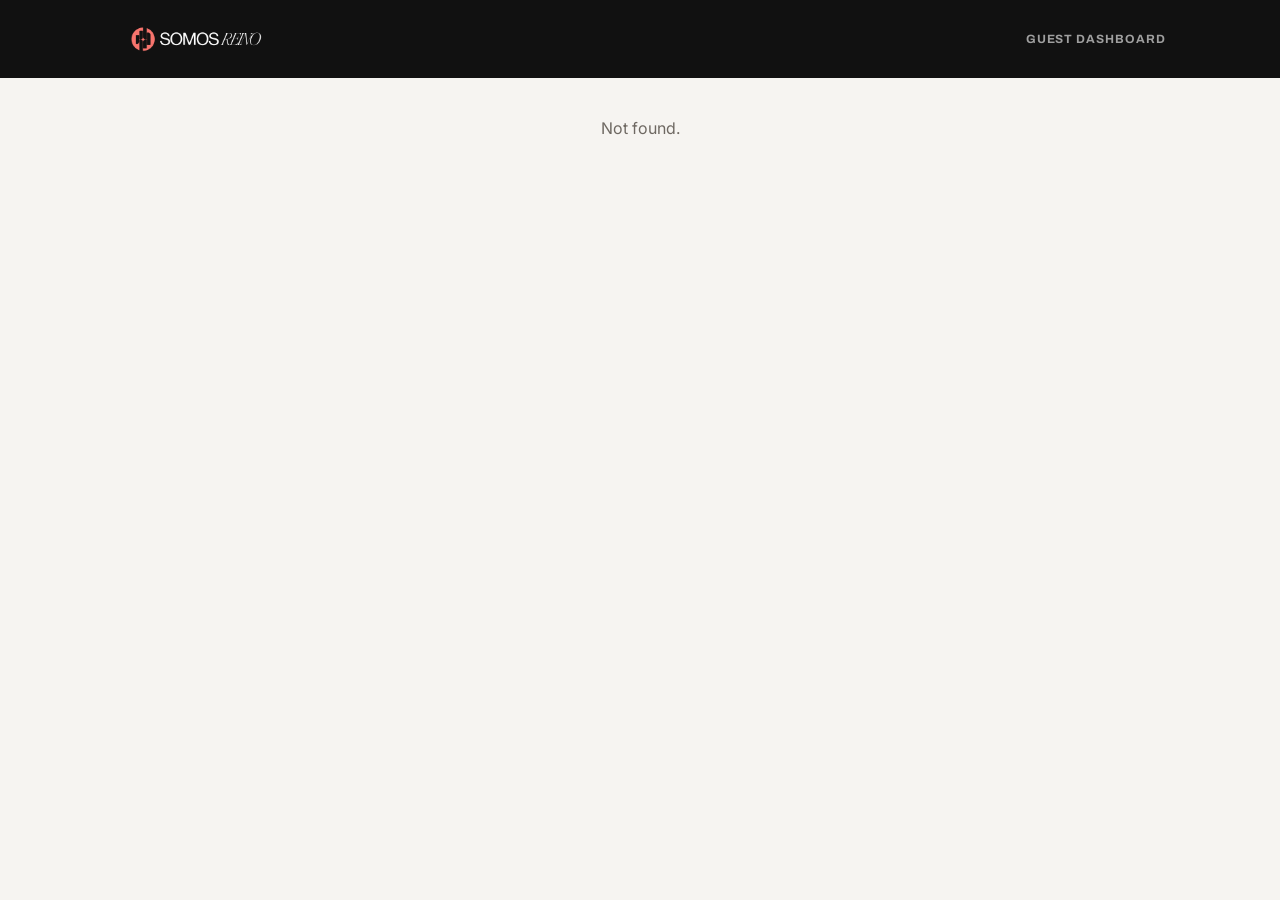
<file: dashboard.html>
<!DOCTYPE html>
<html lang="en">
<head>
  <meta charset="UTF-8" />
  <meta name="viewport" content="width=device-width, initial-scale=1.0" />
  <meta name="robots" content="noindex, nofollow, noarchive" />
  <meta name="referrer" content="no-referrer" />
  <title>Guest Dashboard — Somos Reino</title>
  <link rel="icon" href="/favicon.ico" sizes="any" />
  <link rel="preconnect" href="https://fonts.googleapis.com" />
  <link rel="preconnect" href="https://fonts.gstatic.com" crossorigin />
  <link href="https://fonts.googleapis.com/css2?family=Archivo:wght@400..900&family=Inter:wght@300..700&display=swap" rel="stylesheet" />
  <meta name="color-scheme" content="light dark" />
  <style>
    *, *::before, *::after { margin: 0; padding: 0; box-sizing: border-box; }
    :root { --black:#111; --white:#fff; --cream:#F6F4F1; --orange:#F7746D; --text:#171412; --muted:#6E6862; --line:#E2DED9; --surface:#fff; --subtle:#FBFAF8; --tag-bg:#FDE3E1; --tag-ink:#8A2A24; }
    body { font-family:'Inter',sans-serif; background:var(--cream); color:var(--text); }
    .header { background:var(--black); padding:22px 0; }
    .header .inner, main { max-width:1100px; margin:0 auto; padding:0 24px; }
    .header .inner { display:flex; align-items:center; justify-content:space-between; gap:16px; }
    .header img { height:34px; width:auto; display:block; }
    .header span { font-family:'Archivo',sans-serif; font-weight:700; font-size:.75rem; letter-spacing:.08em; text-transform:uppercase; color:rgba(255,255,255,.6); }
    main { padding-top:40px; padding-bottom:72px; }
    h1 { font-family:'Archivo',sans-serif; font-size:clamp(1.8rem,5vw,2.4rem); font-weight:900; letter-spacing:-.01em; margin-bottom:24px; }
    .stats { display:grid; grid-template-columns:repeat(auto-fit,minmax(150px,1fr)); gap:14px; margin-bottom:28px; }
    .stat { background:var(--surface); border-radius:14px; padding:18px 20px; box-shadow:0 10px 28px rgba(17,17,17,.06); }
    .stat b { display:block; font-family:'Archivo',sans-serif; font-size:2rem; font-weight:900; line-height:1; margin-bottom:6px; }
    .stat small { color:var(--muted); font-size:.82rem; }
    .tools { display:flex; flex-wrap:wrap; gap:10px; align-items:center; margin-bottom:16px; }
    .tools input[type=search] { flex:1 1 240px; font:inherit; padding:11px 14px; border:1px solid var(--line); border-radius:10px; background:var(--surface); }
    .tools input:focus { outline:2px solid var(--orange); outline-offset:1px; }
    .chip { font:inherit; font-size:.85rem; font-weight:600; padding:9px 14px; border:1px solid var(--line); border-radius:999px; background:var(--surface); color:var(--text); cursor:pointer; }
    .chip.on { background:var(--orange); border-color:var(--orange); color:var(--black); }
    .card { background:var(--surface); border-radius:14px; box-shadow:0 10px 28px rgba(17,17,17,.06); overflow:hidden; }
    table { width:100%; border-collapse:collapse; font-size:.92rem; }
    th, td { text-align:left; padding:13px 16px; border-bottom:1px solid var(--line); vertical-align:top; }
    th { font-size:.72rem; letter-spacing:.06em; text-transform:uppercase; color:var(--muted); background:var(--subtle); }
    tr.row { cursor:pointer; }
    tr.row:hover td { background:var(--subtle); }
    tr.detail td { background:var(--subtle); padding:18px 16px 22px; }
    dl { display:grid; grid-template-columns:repeat(auto-fill,minmax(220px,1fr)); gap:14px 24px; }
    dt { font-size:.72rem; letter-spacing:.06em; text-transform:uppercase; color:var(--muted); margin-bottom:3px; }
    dd { word-break:break-word; }
    dd.wide { grid-column:1 / -1; }
    .tag { display:inline-block; font-size:.75rem; font-weight:600; padding:3px 9px; border-radius:999px; background:var(--tag-bg); color:var(--tag-ink); }
    .msg { padding:40px 24px; text-align:center; color:var(--muted); }
    a { color:inherit; }
    @media (max-width:700px) { .hide-sm { display:none; } th, td { padding:11px 12px; } }
  :root { color-scheme: light dark; }
    @media (prefers-color-scheme: dark) {
      :root { --surface:#221F1C; --cream:#181614; --text:#F3EFEA; --muted:#ABA59E; --line:rgba(255,255,255,.14); --subtle:#2A2623; --tag-bg:#4A2522; --tag-ink:#FBD0CC; }
      .error { color:#FF8A80; }
    }
  </style>
</head>
<body>
  <header class="header">
    <div class="inner">
      <img src="/logo.png" alt="Somos Reino" />
      <span>Guest dashboard</span>
    </div>
  </header>
  <main id="app" hidden>
    <h1>New guests</h1>
    <section class="stats" id="stats"></section>
    <div class="tools">
      <input type="search" id="q" placeholder="Search name, email, phone…" aria-label="Search guests" />
      <button class="chip on" data-f="all">All</button>
      <button class="chip" data-f="follow">Wants follow-up</button>
      <button class="chip" data-f="home">Looking for a church home</button>
      <button class="chip" data-f="week">Last 7 days</button>
    </div>
    <div class="card"><div id="list"></div></div>
  </main>
  <p class="msg" id="msg" hidden></p>

  <script>
    (function () {
      var LABELS = [
        ['phone', 'Phone'], ['email', 'Email'], ['address', 'Address / ZIP'], ['adults', 'Adults'],
        ['kids', 'Children'], ['kidsAges', 'Children ages'], ['visit', 'Visit status'],
        ['churchHome', 'Looking for a church home'], ['otherChurch', 'Attends another church'],
        ['interests', 'Interests'], ['contactMethod', 'Preferred contact'], ['bestTime', 'Best time'],
        ['birthday', 'Birthday'], ['source', 'Heard about us'], ['invitedBy', 'Invited by'],
        ['followUp', 'Wants follow-up'],
      ];
      var guests = [], filter = 'all', query = '', open = null;
      var $ = function (id) { return document.getElementById(id); };

      function esc(s) {
        return String(s == null ? '' : s).replace(/[&<>"']/g, function (c) {
          return { '&': '&amp;', '<': '&lt;', '>': '&gt;', '"': '&quot;', "'": '&#39;' }[c];
        });
      }
      function show(text) { $('app').hidden = true; $('msg').hidden = false; $('msg').textContent = text; }
      function when(g) {
        var d = new Date(g.timestamp);
        return isNaN(d) ? null : d;
      }
      function fmtDate(g) {
        var d = when(g);
        return d ? d.toLocaleDateString(undefined, { month: 'short', day: 'numeric', year: 'numeric' }) : esc(g.timestamp);
      }
      function yes(v) { return /^(yes|sí|si|true)$/i.test(String(v).trim()); }
      function recent(g) { var d = when(g); return !!d && Date.now() - d.getTime() < 7 * 864e5; }

      function matches(g) {
        if (filter === 'follow' && !yes(g.followUp)) return false;
        if (filter === 'home' && !yes(g.churchHome)) return false;
        if (filter === 'week' && !recent(g)) return false;
        if (!query) return true;
        return (g.name + ' ' + g.email + ' ' + g.phone).toLowerCase().indexOf(query) !== -1;
      }

      function renderStats() {
        var stats = [
          [guests.length, 'Total guests'],
          [guests.filter(recent).length, 'Last 7 days'],
          [guests.filter(function (g) { return yes(g.followUp); }).length, 'Want follow-up'],
          [guests.filter(function (g) { return yes(g.churchHome); }).length, 'Looking for a church home'],
        ];
        $('stats').innerHTML = stats.map(function (s) {
          return '<div class="stat"><b>' + s[0] + '</b><small>' + s[1] + '</small></div>';
        }).join('');
      }

      function renderList() {
        var rows = guests.map(function (g, i) { return [g, i]; }).filter(function (p) { return matches(p[0]); });
        if (!rows.length) { $('list').innerHTML = '<p class="msg">No guests match.</p>'; return; }
        var html = '<table><thead><tr><th>Date</th><th>Name</th><th class="hide-sm">Email</th><th class="hide-sm">Phone</th><th>Follow-up</th></tr></thead><tbody>';
        rows.forEach(function (p) {
          var g = p[0], i = p[1];
          html += '<tr class="row" data-i="' + i + '"><td>' + fmtDate(g) + '</td><td>' + esc(g.name) + '</td>' +
            '<td class="hide-sm">' + esc(g.email) + '</td><td class="hide-sm">' + esc(g.phone) + '</td>' +
            '<td>' + (yes(g.followUp) ? '<span class="tag">Yes</span>' : 'No') + '</td></tr>';
          if (open === i) {
            html += '<tr class="detail"><td colspan="5"><dl>' + LABELS.map(function (l) {
              return g[l[0]] ? '<div><dt>' + l[1] + '</dt><dd>' + esc(g[l[0]]) + '</dd></div>' : '';
            }).join('') +
              (g.message ? '<div class="wide"><dt>Message</dt><dd>' + esc(g.message) + '</dd></div>' : '') +
              (g.talents ? '<div class="wide"><dt>Talents &amp; abilities</dt><dd>' + esc(g.talents) + '</dd></div>' : '') +
              '</dl></td></tr>';
          }
        });
        $('list').innerHTML = html + '</tbody></table>';
      }

      $('list').addEventListener('click', function (e) {
        var tr = e.target.closest && e.target.closest('tr.row');
        if (!tr) return;
        var i = Number(tr.getAttribute('data-i'));
        open = open === i ? null : i;
        renderList();
      });
      $('q').addEventListener('input', function () { query = this.value.trim().toLowerCase(); open = null; renderList(); });
      Array.prototype.forEach.call(document.querySelectorAll('.chip'), function (b) {
        b.addEventListener('click', function () {
          filter = b.getAttribute('data-f'); open = null;
          Array.prototype.forEach.call(document.querySelectorAll('.chip'), function (c) { c.classList.toggle('on', c === b); });
          renderList();
        });
      });

      // The dashboard URL is /d/<key>; without a key there is nothing to show.
      var m = location.pathname.match(/^\/d\/([^/]+)\/?$/);
      if (!m) { show('Not found.'); return; }
      fetch('/api/guests', {
        method: 'POST',
        headers: { 'Content-Type': 'application/json' },
        body: JSON.stringify({ key: decodeURIComponent(m[1]) }),
        cache: 'no-store',
      }).then(function (r) {
        if (r.status === 404) throw new Error('Not found.');
        if (!r.ok) throw new Error('Could not load guests. Try again in a moment.');
        return r.json();
      }).then(function (data) {
        guests = data.guests || [];
        $('app').hidden = false;
        renderStats();
        renderList();
      }).catch(function (err) { show(err.message || 'Could not load guests.'); });
    })();
  </script>
</body>
</html>
</file>
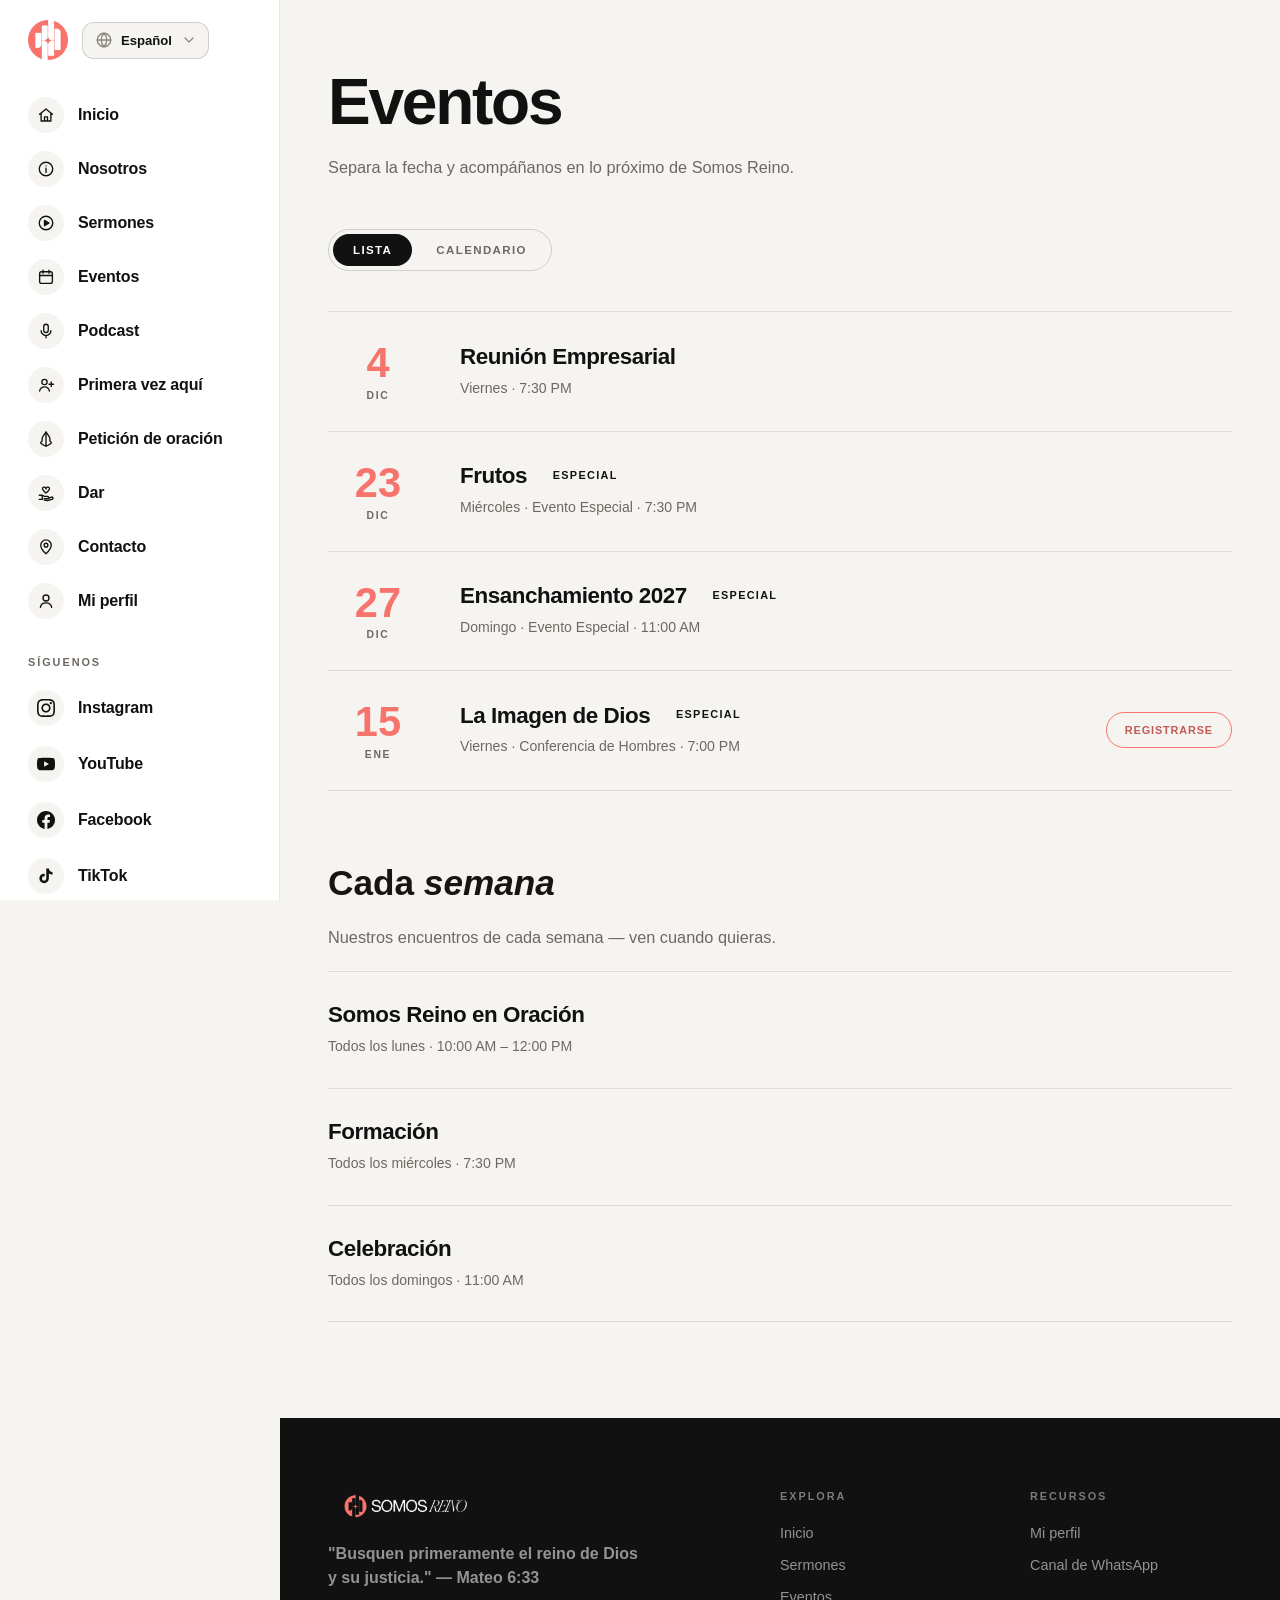
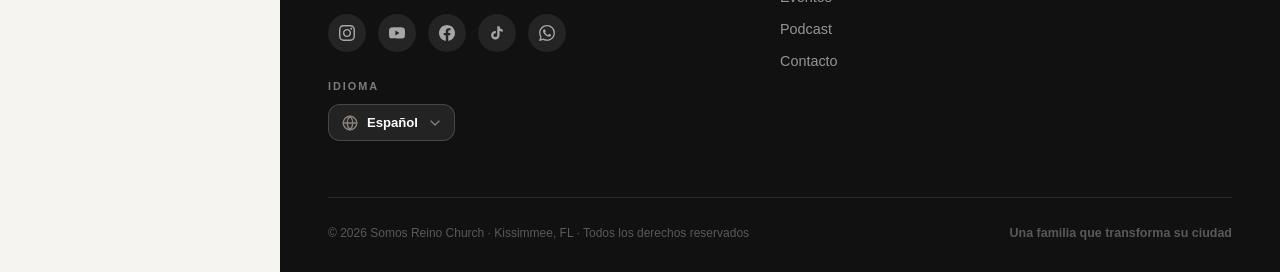
<file: events.html>
<!DOCTYPE html>
<html lang="es">
<head>
  <meta charset="UTF-8" />
  <meta name="viewport" content="width=device-width, initial-scale=1.0" />
  <title>Eventos — Somos Reino Church, Kissimmee, FL</title>
  <meta name="description" content="Próximos eventos y encuentros semanales de Somos Reino en Kissimmee, FL: celebración los domingos, formación los miércoles y más." />
  <link rel="stylesheet" href="/motion.css" />
  <script src="/motion.js"></script>
  <meta name="color-scheme" content="light dark" />
  <meta name="theme-color" content="#FFFFFF" media="(prefers-color-scheme: light)" />
  <meta name="theme-color" content="#181614" media="(prefers-color-scheme: dark)" />
  <link rel="canonical" href="https://somosreino.org/events" />
  <meta property="og:type" content="website" />
  <meta property="og:site_name" content="Somos Reino Church" />
  <meta property="og:title" content="Eventos — Somos Reino Church, Kissimmee, FL" />
  <meta property="og:description" content="Próximos eventos y encuentros semanales de Somos Reino en Kissimmee, FL: celebración los domingos, formación los miércoles y más." />
  <meta property="og:url" content="https://somosreino.org/events" />
  <meta property="og:locale" content="es_US" />
  <meta property="og:locale:alternate" content="en_US" />
  <meta property="og:image" content="https://somosreino.org/og-image.jpg" />
  <meta property="og:image:width" content="1200" />
  <meta property="og:image:height" content="630" />
  <meta property="og:image:alt" content="Alabanza en Somos Reino" />
  <meta name="twitter:card" content="summary_large_image" />
  <meta name="twitter:title" content="Eventos — Somos Reino Church, Kissimmee, FL" />
  <meta name="twitter:description" content="Próximos eventos y encuentros semanales de Somos Reino en Kissimmee, FL: celebración los domingos, formación los miércoles y más." />
  <meta name="twitter:image" content="https://somosreino.org/og-image.jpg" />
  <link rel="icon" href="favicon.ico" sizes="any" />
  <link rel="icon" type="image/png" sizes="16x16" href="favicon-16x16.png" />
  <link rel="icon" type="image/png" sizes="32x32" href="favicon-32x32.png" />
  <link rel="icon" type="image/png" sizes="192x192" href="icon-192.png" />
  <link rel="apple-touch-icon" sizes="180x180" href="apple-touch-icon.png" />

  <style>
    *, *::before, *::after { margin: 0; padding: 0; box-sizing: border-box; }

    :root {
      --font: "Helvetica Neue", Helvetica, Arial, sans-serif;
      --surface:    #FFFFFF;
      --ink:        #111111;
      --ink-faint:  rgba(17,17,17,0.28);
      --black:      #111111;
      --near-black: #1A1816;
      --white:      #FFFFFF;
      --cream:      #F6F4F1;
      --gray-100:   #ECE9E4;
      --line:       rgba(17,17,17,0.1);
      --rule:       rgba(17,17,17,0.16);
      --orange:     #F7746D;
      --text:       #171412;
      --muted:      #6E6862;
      --label:      var(--muted);
      --label-dark: rgba(255,255,255,0.45);
      /* Coral is the action color: buttons, links, hover and selected states */
      --action:     var(--orange);
      --ease:       cubic-bezier(0.16, 1, 0.3, 1);
      --ease-back:  cubic-bezier(0.34, 1.4, 0.64, 1);
      --header-h:   72px;
      --orange-dark:#C05A55;
      --action-dark: var(--orange-dark);
    }

    /* ── DARK MODE ── follows the device setting (prefers-color-scheme) */
    :root { color-scheme: light dark; }
    @media (prefers-color-scheme: dark) {
      :root {
        --surface:    #221F1C;
        --cream:      #181614;
        --gray-100:   #2E2A26;
        --ink:        #F3EFEA;
        --ink-faint:  rgba(255,255,255,0.28);
        --text:       #F3EFEA;
        --muted:      #ABA59E;
        --line:       rgba(255,255,255,0.12);
        --rule:       rgba(255,255,255,0.18);
      }
    }

    @media (prefers-reduced-motion: no-preference) { html { scroll-behavior: smooth; } }

    body {
      font-family: var(--font);
      background: var(--cream);
      color: var(--text);
      overflow-x: hidden;
    }

    a:focus-visible, button:focus-visible {
      outline: 2px solid var(--action);
      outline-offset: 3px;
    }
    .skip-link {
      position: fixed; top: 8px; left: 8px; z-index: 1000;
      padding: 12px 18px; border-radius: 8px;
      background: var(--black); color: var(--white);
      font: 700 0.85rem var(--font); text-decoration: none;
      transform: translateY(-200%);
    }
    .skip-link:focus { transform: none; }

    .container { max-width: 1200px; margin: 0 auto; padding: 0 48px; }

    /* ── HEADER ── white, logo mark left, profile right ── */
    header.site-header {
      position: sticky; top: 0; z-index: 200;
      background: var(--surface);
    }
    .site-header .container {
      display: flex; align-items: center; justify-content: space-between;
      gap: 32px;
      min-height: var(--header-h);
    }
    .nav-logo { display: block; text-decoration: none; }
    .nav-logo img { display: block; width: 40px; height: 40px; }

    .nav-links {
      list-style: none; display: flex; gap: 32px;
      position: absolute; left: 50%; transform: translateX(-50%);
    }
    .nav-links a {
      font-family: var(--font);
      font-size: 0.72rem; font-weight: 700; letter-spacing: 0.1em; text-transform: uppercase;
      color: var(--muted); text-decoration: none;
      transition: color 0.3s;
    }
    .nav-links a:hover, .nav-links a[aria-current="page"] { color: var(--ink); }

    .nav-right { display: flex; align-items: center; gap: 16px; }
    .nav-btn {
      font-family: var(--font);
      font-size: 0.75rem; letter-spacing: 0.04em; font-weight: 700; text-transform: uppercase;
      color: var(--white); background: var(--action);
      padding: 12px 26px; border-radius: 100px; text-decoration: none;
      transition: transform 0.3s var(--ease-back), box-shadow 0.3s ease;
    }
    @media (hover: hover) { .nav-btn:hover { transform: translateY(-2px); box-shadow: 0 8px 20px rgba(247,116,109,0.35); } }

    .nav-profile {
      display: grid; place-items: center;
      width: 40px; height: 40px;
      color: var(--ink);
      transition: color 0.3s ease, transform 0.3s var(--ease-back);
    }
    .nav-profile svg { width: 26px; height: 26px; }
    @media (hover: hover) { .nav-profile:hover { color: var(--action); transform: translateY(-1px); } }

    /* Mobile tab bar — same as the home page */
    .nav-tabs { display: none; }
    @media (max-width: 900px) {
      .container { padding: 0 24px; }
      .site-header .container { min-height: 60px; }
      .nav-links, .nav-btn { display: none; }
      .nav-logo img { width: 36px; height: 36px; }
      .nav-tabs {
        display: flex; overflow-x: auto; overscroll-behavior-x: contain; -webkit-overflow-scrolling: touch; scroll-snap-type: x proximity; scrollbar-width: none;
        background: var(--surface);
      }
      .nav-tabs::-webkit-scrollbar { display: none; }
      .nav-tabs a {
        flex: 0 0 76px; scroll-snap-align: start;
        position: relative;
        display: flex; flex-direction: column; align-items: center; gap: 4px;
        min-height: 56px; padding: 9px 2px 8px;
        color: var(--ink);
        font: 600 0.64rem/1.1 var(--font); letter-spacing: 0.03em;
        text-decoration: none;
        -webkit-tap-highlight-color: transparent;
        transition: color 0.3s ease, transform 0.3s var(--ease-back);
      }
      .nav-tabs svg { width: 22px; height: 22px; transition: transform 0.4s var(--ease-back); }
      .nav-tabs a::after {
        content: ''; position: absolute; top: -1px; left: 30%; right: 30%;
        height: 2px; border-radius: 2px; background: var(--action);
        transform: scaleX(0); transition: transform 0.4s var(--ease);
      }
      .nav-tabs a[aria-current="true"] { color: var(--action); }
      .nav-tabs a[aria-current="true"]::after { transform: scaleX(1); }
      .nav-tabs a[aria-current="true"] svg { transform: translateY(-1px) scale(1.08); }
      .nav-tabs a:active { transform: scale(0.94); }
    }

    /* ── GIVE ── */
    /* ── EVENTS PAGE ── */
    /* ── VIEW TOGGLE + CALENDAR ── */
    .events-lead { margin-bottom: 28px; }
    .view-toggle { display: inline-flex; gap: 4px; padding: 4px; margin-bottom: 40px; border: 1px solid var(--rule); border-radius: 999px; }
    .view-toggle button {
      font: inherit; font-size: 0.72rem; font-weight: 700; letter-spacing: 0.12em; text-transform: uppercase;
      padding: 10px 20px; border: 0; border-radius: 999px; background: transparent; color: var(--muted); cursor: pointer;
      transition: background 0.3s ease, color 0.3s ease;
    }
    .view-toggle button[aria-pressed="true"] { background: var(--ink); color: var(--surface); }
    .view-toggle button:focus-visible, .cal-nav button:focus-visible, .cal-day:focus-visible { outline: 2px solid var(--action); outline-offset: 2px; }
    [hidden] { display: none !important; }
    .cal-head { display: flex; align-items: center; justify-content: space-between; gap: 16px; margin-bottom: 20px; }
    .cal-title { font-size: clamp(1.5rem, 3vw, 2.2rem); font-weight: 700; letter-spacing: -0.02em; color: var(--ink); }
    .cal-nav { display: flex; gap: 8px; }
    .cal-nav button {
      width: 44px; height: 44px; display: grid; place-items: center; border: 1px solid var(--rule); border-radius: 50%;
      background: transparent; color: var(--ink); cursor: pointer; transition: border-color 0.3s ease, color 0.3s ease;
    }
    .cal-nav button svg { width: 20px; height: 20px; }
    @media (hover: hover) { .cal-nav button:hover { border-color: var(--action); color: var(--action); } }
    .cal-grid { display: grid; grid-template-columns: repeat(7, 1fr); border-top: 1px solid var(--line); }
    .cal-dow { padding: 14px 0; text-align: center; font-size: 0.68rem; font-weight: 700; letter-spacing: 0.14em; text-transform: uppercase; color: var(--muted); }
    .cal-day {
      min-height: 88px; padding-top: 12px; display: flex; flex-direction: column; align-items: center; gap: 8px;
      border: 0; border-top: 1px solid var(--line); background: transparent; color: var(--ink); font: inherit; cursor: pointer;
      transition: background 0.25s ease;
    }
    .cal-day.blank { cursor: default; pointer-events: none; }
    @media (hover: hover) { .cal-day:not(.blank):hover { background: var(--cream); } }
    .cal-num { width: 34px; height: 34px; display: grid; place-items: center; border-radius: 50%; font-size: 0.95rem; font-weight: 600; }
    .cal-day.today .cal-num { box-shadow: inset 0 0 0 1.5px var(--action); }
    .cal-day.selected .cal-num { background: var(--ink); color: var(--surface); box-shadow: none; }
    .cal-dots { display: flex; gap: 4px; height: 6px; }
    .cal-dot { width: 6px; height: 6px; border-radius: 50%; background: var(--ink-faint); }
    .cal-dot.dated { background: var(--action); }
    .cal-detail { margin-top: 32px; border-top: 1px solid var(--line); }
    .cal-item { padding: 24px 0; border-bottom: 1px solid var(--line); display: flex; align-items: center; justify-content: space-between; gap: 16px; flex-wrap: wrap; }
    .cal-item .event-title { margin-bottom: 4px; }
    .cal-empty { padding: 24px 0; color: var(--muted); font-size: 0.95rem; }
    @media (max-width: 600px) {
      .cal-day { min-height: 60px; padding-top: 8px; gap: 6px; }
      .cal-num { width: 30px; height: 30px; font-size: 0.88rem; }
      .view-toggle button { padding: 10px 16px; }
    }

    main { padding: 72px 0 96px; }
    h1.display { margin-bottom: 0; }
    .events-lead { font-size: 1.02rem; line-height: 1.75; color: var(--muted); max-width: 480px; margin: 20px 0 48px; text-wrap: pretty; }
    .section-lead { font-size: 1.02rem; line-height: 1.75; color: var(--muted); max-width: 480px; margin-top: 20px; }
    .event-title { font-family: var(--font); font-weight: 700; letter-spacing: -0.02em; line-height: 1.1; }
    .event-row-special .event-title { line-height: 0.95; }
    @keyframes rise { from { opacity: 0; transform: translate3d(0, 40px, 0) scale(0.985); } to { opacity: 1; transform: none; } }
    .rise { opacity: 0; animation: rise 1.1s var(--ease) forwards; }
    .rise-2 { animation-delay: 0.12s; }
    .rise-3 { animation-delay: 0.24s; }
    @media (prefers-reduced-motion: reduce) { .rise { animation: none; opacity: 1; } }
    @media (max-width: 900px) { main { padding: 40px 0 64px; } }
    h1.display {
      font-family: var(--font);
      font-size: clamp(2.4rem, 5vw, 4rem);
      font-weight: 700; letter-spacing: -0.035em; line-height: 0.95;
      color: var(--ink);
      text-wrap: balance;
    }
    h1.display .reg { font-weight: 700; }
    .events-list { display: flex; flex-direction: column; }
    .recurring-head { margin-top: 72px; margin-bottom: 8px; }
    .recurring-title { font-size: clamp(1.6rem, 3vw, 2.2rem); margin-bottom: 8px; }
    .recurring-head .section-lead { margin-bottom: 20px; }
    .event-row {
      display: grid;
      grid-template-columns: 100px 1fr auto;
      align-items: center;
      gap: 32px;
      padding: 30px 0;
      border-bottom: 1px solid var(--line);
      transition: padding-left 0.35s var(--ease), background 0.3s ease;
    }
    .event-row:first-child { border-top: 1px solid var(--line); }
    /* Recurring rows carry no date box — just title and schedule */
    .event-row.event-row-plain { grid-template-columns: 1fr; }
    .event-row-registration { margin-top: 24px; border-top: 1px solid var(--line); }
    .event-row:hover { padding-left: 16px; background: var(--cream); }
    .event-date-box { text-align: center; }
    .event-date-num {
      font-family: var(--font);
      font-size: 2.6rem;
      font-weight: 900;
      color: var(--action);
      line-height: 1;
      display: block;
    }
    .event-date-month {
      font-family: var(--font);
      font-size: 0.65rem;
      letter-spacing: 0.16em;
      text-transform: uppercase;
      font-weight: 700;
      color: var(--muted);
      display: block;
      margin-top: 6px;
    }
    .event-title {
      font-family: var(--font);
      font-size: 1.4rem;
      font-weight: 800;
      color: var(--ink);
      margin-bottom: 7px;
      line-height: 1.2;
    }
    .event-details { font-size: 0.88rem; color: var(--muted); font-weight: 500; line-height: 1.55; }
    .event-note { display: block; margin-top: 5px; color: var(--action-dark); font-weight: 700; }
    .event-tag {
      font-family: var(--font);
      font-size: 0.68rem;
      letter-spacing: 0.08em;
      text-transform: uppercase;
      font-weight: 700;
      padding: 11px 18px;
      border-radius: 100px;
      border: 1px solid var(--action);
      color: var(--action-dark);
      text-decoration: none;
      white-space: nowrap;
      transition: background 0.25s ease, color 0.25s ease, transform 0.25s ease;
    }
    a.event-tag:hover { background: var(--action); color: var(--white); transform: translateY(-1px); }
    .event-tag-static { border-color: var(--rule); color: var(--muted); }
    .event-row-special {
      --card-pad: clamp(28px, 5vw, 64px);
      --rose-bg: #f4d0d2;
      --rose-ink: #5b1724;
      display: flex;
      flex-direction: column;
      align-items: flex-start;
      gap: 0;
      margin-bottom: 24px;
      padding: 0 var(--card-pad) var(--card-pad);
      border-radius: 20px;
      background: var(--rose-bg);
      color: var(--rose-ink);
      overflow: hidden;
    }
    /* photo fills the top half edge-to-edge and fades into the details below */
    .event-special-photo {
      display: block;
      width: calc(100% + 2 * var(--card-pad));
      max-width: none;
      height: auto;
      aspect-ratio: 2 / 1;
      object-fit: cover;
      object-position: center 22%;
      margin: 0 calc(-1 * var(--card-pad)) calc(-1 * clamp(40px, 8vw, 110px));
      -webkit-mask-image: linear-gradient(to bottom, #000 45%, transparent 100%);
      mask-image: linear-gradient(to bottom, #000 45%, transparent 100%);
    }
    @media (max-width: 600px) { .event-special-photo { aspect-ratio: 4 / 3; object-position: center 35%; } }
    .event-row-special .event-info,
    .event-row-special .event-tag-special { position: relative; }
    .event-special-label {
      display: inline-block;
      margin-bottom: 12px;
      padding: 7px 12px;
      border: 1px solid var(--rose-ink);
      border-radius: 100px;
      font-family: var(--font);
      font-size: 0.68rem;
      letter-spacing: 0.12em;
      text-transform: uppercase;
      font-weight: 700;
      color: var(--rose-ink);
    }
    /* Pill sitting next to the title on regular (photo-less) rows */
    .event-special-inline { margin: 0 0 0 10px; padding: 4px 10px; vertical-align: middle; position: relative; top: -2px; }
    .event-row-special .event-title {
      max-width: 18ch;
      margin: 0 0 10px;
      font-size: clamp(2.3rem, 5.5vw, 4.5rem);
      font-weight: 800;
      line-height: 1;
      letter-spacing: -0.04em;
      color: var(--rose-ink);
      overflow-wrap: break-word;
    }
    .event-row-special .event-details {
      margin: 0;
      font-size: clamp(0.95rem, 2vw, 1.1rem);
      color: var(--rose-ink);
      opacity: 0.85;
    }
    .event-row-special .event-tag-special {
      display: inline-flex;
      margin-top: 20px;
      padding: 15px 26px;
      background: var(--rose-ink);
      border-color: var(--rose-ink);
      color: var(--rose-bg);
      font-size: 0.75rem;
    }
    .event-row-special a.event-tag-special:hover {
      background: transparent;
      border-color: var(--rose-ink);
      color: var(--rose-ink);
    }
    /* Desktop: photo beside the details instead of a full-width banner,
       so the featured event reads at a glance without a wall of pink. */
    @media (min-width: 901px) {
      .event-row-special {
        display: grid;
        grid-template-columns: minmax(0, 1.25fr) minmax(0, 1fr);
        align-items: center;
        column-gap: clamp(24px, 4vw, 56px);
        padding: 0 var(--card-pad) 0 0;
      }
      .event-row-special .event-special-photo {
        grid-row: 1 / span 2;
        align-self: end;
        width: 100%;
        height: auto;
        aspect-ratio: 4 / 3;
        margin: 0;
        object-position: center;
        -webkit-mask-image: linear-gradient(to bottom, #000 82%, transparent 100%), linear-gradient(to right, #000 90%, transparent 100%);
        -webkit-mask-composite: source-in;
        mask-image: linear-gradient(to bottom, #000 82%, transparent 100%), linear-gradient(to right, #000 90%, transparent 100%);
        mask-composite: intersect;
      }
      .event-row-special .event-info { grid-column: 2; padding-top: var(--card-pad); }
      .event-row-special .event-tag-special { grid-column: 2; justify-self: start; margin: 0 0 var(--card-pad); }
      .event-row-special .event-title { font-size: clamp(2.3rem, 4vw, 3.6rem); }
    }

    @media (max-width: 900px) {
      .event-row { grid-template-columns: 72px 1fr; gap: 16px; padding: 22px 0; }
      .event-date-num { font-size: 2rem; }
      .event-tag { grid-column: 2; justify-self: start; margin-top: 4px; }
    }
    @media (max-width: 600px) {
      .event-row { grid-template-columns: 60px 1fr; gap: 12px; }
      .event-date-num { font-size: 1.7rem; }
      .event-title { font-size: 1.1rem; }
    }

    /* ── FOOTER ── */
    footer { background: var(--black); padding: 72px 0 32px; }
    .footer-top { display: grid; grid-template-columns: 2fr 1fr 1fr; gap: 48px; margin-bottom: 56px; }
    .footer-brand img { display: block; height: 32px; width: auto; }
    .footer-tagline {
      font-family: var(--font); font-weight: 600; font-size: 1rem;
      color: rgba(255,255,255,0.55); margin: 20px 0 24px; line-height: 1.5;
    }
    .footer-col-title {
      font-family: var(--font); font-size: 0.68rem; letter-spacing: 0.18em;
      text-transform: uppercase; font-weight: 700; color: var(--label-dark);
      margin-bottom: 22px; display: block;
    }
    .footer-links { list-style: none; display: flex; flex-direction: column; gap: 14px; }
    .footer-links a { font-size: 0.9rem; font-weight: 500; color: rgba(255,255,255,0.55); text-decoration: none; transition: color 0.3s; }
    .footer-links a:hover { color: var(--white); }
    .footer-social { display: flex; gap: 12px; }
    .social-link {
      display: flex; align-items: center; justify-content: center;
      width: 38px; height: 38px; border-radius: 50%;
      background: rgba(255,255,255,0.08); color: rgba(255,255,255,0.6);
      text-decoration: none; transition: background 0.3s, color 0.3s, transform 0.2s;
    }
    .social-link:hover { background: var(--action); color: var(--white); transform: translateY(-2px); }
    .footer-lang { margin-top: 28px; }
    .footer-lang .footer-col-title { margin-bottom: 12px; }
    .lang-toggle {
      display: inline-flex; align-items: center; gap: 2px; padding: 3px;
      background: rgba(255,255,255,0.08); border: 1px solid rgba(255,255,255,0.16); border-radius: 100px;
    }
    .lang-option {
      font-family: var(--font); font-size: 0.66rem; font-weight: 700; letter-spacing: 0.04em;
      color: rgba(255,255,255,0.55); background: none; border: none;
      padding: 6px 12px; border-radius: 100px; cursor: pointer;
      transition: background 0.25s ease, color 0.25s ease;
    }
    .lang-option.active { background: var(--action); color: var(--white); }
    .lang-option:not(.active):hover { color: var(--white); }
    .footer-bottom {
      border-top: 1px solid rgba(255,255,255,0.1); padding-top: 28px;
      display: flex; justify-content: space-between; align-items: center; flex-wrap: wrap; gap: 12px;
    }
    .footer-copy { font-size: 0.75rem; color: rgba(255,255,255,0.3); font-weight: 500; }
    .footer-verse { font-family: var(--font); font-weight: 700; font-size: 0.78rem; color: rgba(255,255,255,0.3); }
    @media (max-width: 900px) {
      .footer-top { grid-template-columns: 1fr 1fr; gap: 32px 20px; }
      .footer-top > :first-child { grid-column: 1 / -1; }
      .footer-bottom { flex-direction: column; text-align: center; gap: 8px; }
    }

    /* ── HAMBURGER MENU (left of the logo) ── */
    .nav-left { display: flex; align-items: center; gap: 8px; }
    .nav-menu-btn {
      display: flex; flex-direction: column; justify-content: center; align-items: center; gap: 5px;
      width: 40px; height: 40px; padding: 0;
      background: none; border: 0; cursor: pointer;
      color: var(--ink);
      transition: color 0.3s ease;
    }
    .nav-menu-btn span {
      display: block; width: 22px; height: 2px; border-radius: 2px;
      background: currentColor;
      transition: transform 0.35s var(--ease), opacity 0.2s ease;
    }
    .nav-menu-btn[aria-expanded="true"] span:nth-child(1) { transform: translateY(7px) rotate(45deg); }
    .nav-menu-btn[aria-expanded="true"] span:nth-child(2) { opacity: 0; }
    .nav-menu-btn[aria-expanded="true"] span:nth-child(3) { transform: translateY(-7px) rotate(-45deg); }
    @media (hover: hover) { .nav-menu-btn:hover { color: var(--action); } }
    @media (max-width: 900px) {
      .nav-menu-btn, body.hero-light #nav:not(.scrolled) .nav-menu-btn { color: var(--ink); }
    }

    .menu-backdrop {
      position: fixed; inset: 0; z-index: 290;
      background: rgba(17,17,17,0.45);
      opacity: 0; visibility: hidden;
      transition: opacity 0.35s ease, visibility 0s linear 0.35s;
    }
    .menu-panel {
      position: fixed; top: 0; bottom: 0; left: 0; z-index: 300;
      width: min(86vw, 340px);
      display: flex; flex-direction: column;
      padding: 20px 28px 28px;
      background: var(--surface); color: var(--ink);
      transform: translate3d(-100%, 0, 0); visibility: hidden;
      transition: transform 0.5s var(--ease), visibility 0s linear 0.5s;
      overflow-y: auto; overscroll-behavior: contain;
    }
    body.menu-open { overflow: hidden; }
    body.menu-open .menu-backdrop { opacity: 1; visibility: visible; transition-delay: 0s; }
    body.menu-open .menu-panel { transform: none; visibility: visible; transition-delay: 0s; }
    .menu-head { display: flex; align-items: center; justify-content: space-between; margin-bottom: 28px; }
    .menu-head img { display: block; width: 40px; height: 40px; }
    .menu-head .lang-select { margin: 0 auto 0 14px; }
    .lang-select {
      appearance: none; -webkit-appearance: none;
      font-family: var(--font); font-size: 0.82rem; font-weight: 600; color: var(--ink);
      background-color: var(--cream);
      background-image: url("data:image/svg+xml,%3Csvg xmlns='http://www.w3.org/2000/svg' width='18' height='18' viewBox='0 0 24 24' fill='none' stroke='%238a847d' stroke-width='1.8' stroke-linecap='round' stroke-linejoin='round'%3E%3Ccircle cx='12' cy='12' r='9'/%3E%3Cpath d='M3 12h18M12 3c2.5 2.6 3.8 5.6 3.8 9s-1.3 6.4-3.8 9c-2.5-2.6-3.8-5.6-3.8-9S9.5 5.6 12 3Z'/%3E%3C/svg%3E"), url("data:image/svg+xml,%3Csvg xmlns='http://www.w3.org/2000/svg' width='16' height='16' viewBox='0 0 24 24' fill='none' stroke='%238a847d' stroke-width='1.8' stroke-linecap='round' stroke-linejoin='round'%3E%3Cpath d='m6 9 6 6 6-6'/%3E%3C/svg%3E");
      background-repeat: no-repeat, no-repeat; background-position: 12px center, right 11px center; background-size: 18px, 16px;
      border: 1px solid var(--rule); border-radius: 12px;
      padding: 10px 36px 10px 38px; cursor: pointer;
      transition: border-color 0.25s ease;
    }
    @media (hover: hover) { .lang-select:hover { border-color: var(--ink-faint); } }
    .lang-select:focus-visible { outline: 2px solid var(--action); outline-offset: 2px; }
    footer .lang-select { background-color: rgba(255,255,255,0.08); border-color: rgba(255,255,255,0.16); color: #fff; }
    .menu-close {
      width: 40px; height: 40px; border: 0; background: none; cursor: pointer;
      font-size: 2rem; line-height: 1; color: var(--ink);
    }
    .menu-links { list-style: none; display: flex; flex-direction: column; }
    .menu-links a {
      display: flex; align-items: center; gap: 14px; padding: 9px 0;
      font-size: 1rem; font-weight: 600; letter-spacing: -0.01em;
      color: var(--ink); text-decoration: none;
      transition: color 0.25s ease;
    }
    .menu-links .ico {
      display: grid; place-items: center; flex: none;
      width: 36px; height: 36px; border-radius: 50%;
      background: var(--cream); color: var(--ink);
      transition: background 0.3s ease, color 0.3s ease, transform 0.4s var(--ease-back);
    }
    .menu-links .ico svg { width: 18px; height: 18px; }
    @media (hover: hover) {
      .menu-links a:hover { color: var(--action); }
      .menu-links a:hover .ico { background: var(--action); color: var(--white); transform: translateY(-2px); }
    }
    .menu-foot { margin-top: auto; padding-top: 32px; }
    .menu-label {
      display: block; margin-bottom: 12px;
      font-size: 0.68rem; font-weight: 700; letter-spacing: 0.18em; text-transform: uppercase;
      color: var(--muted);
    }
    .menu-panel .lang-toggle {
      display: inline-flex; align-items: center; gap: 2px; padding: 3px;
      background: var(--cream); border: 1px solid var(--rule); border-radius: 100px;
    }
    .menu-panel .lang-option {
      font-size: 0.72rem; font-weight: 700; letter-spacing: 0.04em;
      color: var(--muted); background: none; border: 0;
      padding: 8px 16px; border-radius: 100px; cursor: pointer;
      transition: background 0.25s ease, color 0.25s ease;
    }
    .menu-panel .lang-option.active { background: var(--ink); color: var(--surface); }
    .menu-panel .lang-option:not(.active):hover { color: var(--ink); }
    @media (prefers-reduced-motion: reduce) {
      .menu-panel, .menu-backdrop { transition-duration: 0.01ms; }
    }

    /* Follow us (inside the menu) */
    .menu-social { margin-top: 28px; }
    .menu-social-list { list-style: none; display: flex; flex-direction: column; }
    .menu-social-list a {
      display: flex; align-items: center; gap: 14px;
      padding: 10px 0; color: var(--ink); text-decoration: none;
      font-size: 1rem; font-weight: 600; letter-spacing: -0.01em;
      transition: color 0.25s ease;
    }
    .menu-social-list .ico {
      display: grid; place-items: center; flex: none;
      width: 36px; height: 36px; border-radius: 50%;
      background: var(--cream); color: var(--ink);
      transition: background 0.3s ease, color 0.3s ease, transform 0.4s var(--ease-back);
    }
    .menu-social-list .ico svg { width: 18px; height: 18px; }
    @media (hover: hover) {
      .menu-social-list a:hover { color: var(--action); }
      .menu-social-list a:hover .ico { background: var(--action); color: var(--white); transform: translateY(-2px); }
    }

    /* Menu entrance: panel glides in, then its contents follow one by one */
    .menu-head, .menu-links li, .menu-social > .menu-label, .menu-social-list li, .menu-foot {
      opacity: 0;
      transform: translate3d(-22px, 0, 0);
      transition: opacity 0.2s ease, transform 0.2s ease;
    }
    body.menu-open .menu-head, body.menu-open .menu-links li, body.menu-open .menu-social > .menu-label,
    body.menu-open .menu-social-list li, body.menu-open .menu-foot {
      opacity: 1;
      transform: none;
      transition: opacity 0.5s ease, transform 0.7s var(--ease);
      transition-delay: calc(0.12s + var(--i, 0) * 0.045s);
    }
    .menu-head { --i: 0; }
    .menu-links li:nth-child(1) { --i: 1; } .menu-links li:nth-child(2) { --i: 2; } .menu-links li:nth-child(3) { --i: 3; }
    .menu-links li:nth-child(4) { --i: 4; } .menu-links li:nth-child(5) { --i: 5; } .menu-links li:nth-child(6) { --i: 6; }
    .menu-links li:nth-child(7) { --i: 7; } .menu-links li:nth-child(8) { --i: 8; } .menu-links li:nth-child(9) { --i: 9; }
    .menu-social > .menu-label { --i: 10; }
    .menu-social-list li:nth-child(1) { --i: 11; } .menu-social-list li:nth-child(2) { --i: 12; }
    .menu-social-list li:nth-child(3) { --i: 13; } .menu-social-list li:nth-child(4) { --i: 14; }
    .menu-social-list li:nth-child(5) { --i: 15; }
    .menu-foot { --i: 16; }
    @media (prefers-reduced-motion: reduce) {
      .menu-head, .menu-links li, .menu-social > .menu-label, .menu-social-list li, .menu-foot {
        opacity: 1; transform: none; transition: none; transition-delay: 0s;
      }
    }
  </style>
  <script type="application/ld+json">
{
  "@context": "https://schema.org",
  "@graph": [
    {
      "@type": "CollectionPage",
      "@id": "https://somosreino.org/events#webpage",
      "url": "https://somosreino.org/events",
      "name": "Eventos — Somos Reino Church, Kissimmee, FL",
      "description": "Próximos eventos y encuentros semanales de Somos Reino en Kissimmee, FL: celebración los domingos, formación los miércoles y más.",
      "inLanguage": "es",
      "isPartOf": {
        "@id": "https://somosreino.org/#website"
      },
      "about": {
        "@id": "https://somosreino.org/#church"
      }
    },
    {
      "@type": "BreadcrumbList",
      "itemListElement": [
        {
          "@type": "ListItem",
          "position": 1,
          "name": "Inicio",
          "item": "https://somosreino.org/"
        },
        {
          "@type": "ListItem",
          "position": 2,
          "name": "Eventos",
          "item": "https://somosreino.org/events"
        }
      ]
    }
  ]
}
  </script>
</head>
<body>
  <a class="skip-link" href="#main" data-en="Skip to content">Saltar al contenido</a>

  <header class="site-header">
    <div class="container">
      <div class="nav-left">
        <button type="button" class="nav-menu-btn" id="menu-btn" aria-label="Menú" data-en-label="Menu" aria-controls="menu-panel" aria-expanded="false"><span></span><span></span><span></span></button>
        <a href="/" class="nav-logo"><img src="logo-mark.png" alt="Somos Reino" width="40" height="40" /></a>
      </div>
      <ul class="nav-links">
        <li><a href="/about" data-en="About us">Nosotros</a></li>
        <li><a href="/sermons" data-en="Sermons">Sermones</a></li>
        <li><a href="/events" aria-current="page" data-en="Events">Eventos</a></li>
        <li><a href="/#esencial">Podcast</a></li>
        <li><a href="/prayer" data-en="Prayer request">Petición de oración</a></li>
        <li><a href="/#contacto" data-en="Contact">Contacto</a></li>
      </ul>
      <div class="nav-right">
        <a href="give" class="nav-btn" data-en="Give">Dar</a>
        <a href="https://somosreino.churchtrac.com/sign-in" class="nav-profile" target="_blank" rel="noopener" aria-label="Mi perfil" data-en-label="My profile"><svg viewBox="0 0 24 24" fill="none" stroke="currentColor" stroke-width="1.8" stroke-linecap="round" stroke-linejoin="round" aria-hidden="true"><circle cx="12" cy="8" r="4"/><path d="M4.5 20.5c.6-3.7 3.7-6 7.5-6s6.9 2.3 7.5 6"/></svg></a>
      </div>
    </div>
    <!-- Mobile tab bar — same as the home page -->
    <div class="nav-tabs" role="navigation" aria-label="Secciones" data-en-label="Sections">
      <a href="/"><svg viewBox="0 0 24 24" fill="none" stroke="currentColor" stroke-width="1.8" stroke-linecap="round" stroke-linejoin="round" aria-hidden="true"><path d="M3.5 11 12 4l8.5 7M5.5 9.5V20h13V9.5M10 20v-5.5h4V20"/></svg><span data-en="Home">Inicio</span></a>
      <a href="give"><svg viewBox="0 0 24 24" fill="none" stroke="currentColor" stroke-width="1.8" stroke-linecap="round" stroke-linejoin="round" aria-hidden="true"><path d="M12 9.6C12 7.3 9 6.2 7.6 8.2 6.3 10 7.7 11.6 12 15c4.3-3.4 5.7-5 4.4-6.8C15 6.2 12 7.3 12 9.6Z" transform="translate(0 -3)"/><path d="M3 15h4l3 1.5h4a1.5 1.5 0 0 1 0 3H9.5M7 15v5.5H3M14 19.5l5-2a1.6 1.6 0 0 1 1.7 2.7L14 22l-4.5-.5"/></svg><span data-en="Give">Dar</span></a>
      <a href="/about"><svg viewBox="0 0 24 24" fill="none" stroke="currentColor" stroke-width="1.8" stroke-linecap="round" stroke-linejoin="round" aria-hidden="true"><circle cx="12" cy="12" r="9"/><path d="M12 11v5.5M12 7.8v.1"/></svg><span data-en="About us">Nosotros</span></a>
      <a href="/sermons"><svg viewBox="0 0 24 24" fill="none" stroke="currentColor" stroke-width="1.8" stroke-linecap="round" stroke-linejoin="round" aria-hidden="true"><circle cx="12" cy="12" r="9"/><path d="M10 8.5v7l6-3.5-6-3.5Z" fill="currentColor"/></svg><span data-en="Sermons">Sermones</span></a>
      <a href="/events" aria-current="true"><svg viewBox="0 0 24 24" fill="none" stroke="currentColor" stroke-width="1.8" stroke-linecap="round" stroke-linejoin="round" aria-hidden="true"><rect x="3.5" y="5" width="17" height="15.5" rx="2.5"/><path d="M3.5 10h17M8 3v4M16 3v4"/></svg><span data-en="Events">Eventos</span></a>
      <a href="/#esencial"><svg viewBox="0 0 24 24" fill="none" stroke="currentColor" stroke-width="1.8" stroke-linecap="round" stroke-linejoin="round" aria-hidden="true"><rect x="9" y="3" width="6" height="11" rx="3"/><path d="M5.5 11.5a6.5 6.5 0 0 0 13 0M12 18v3"/></svg><span>Podcast</span></a>
      <a href="/prayer"><svg viewBox="0 0 24 24" fill="none" stroke="currentColor" stroke-width="1.8" stroke-linecap="round" stroke-linejoin="round" aria-hidden="true"><path d="M12 3 8.6 7.6C7.4 9.2 6.8 10.4 6.8 12.2v2.4l-1.5 1.6c-.5.6-.4 1.4.2 1.8l3.6 2.4c1.1.7 1.9.9 2.9.9"/><path d="M12 3l3.4 4.6c1.2 1.6 1.8 2.8 1.8 4.6v2.4l1.5 1.6c.5.6.4 1.4-.2 1.8l-3.6 2.4c-1.1.7-1.9.9-2.9.9"/><path d="M12 3v18"/></svg><span data-en="Prayer">Oración</span></a>
    </div>
  </header>


  <!-- ── MENU PANEL ── -->
  <div class="menu-backdrop" id="menu-backdrop"></div>
  <aside class="menu-panel" id="menu-panel" aria-label="Menú" data-en-label="Menu">
    <div class="menu-head">
      <a href="/"><img src="logo-mark.png" alt="Somos Reino" width="40" height="40" /></a>
      <select class="lang-select" aria-label="Idioma / Language" data-lang-select>
        <option value="es">Español</option>
        <option value="en">English</option>
      </select>
      <button type="button" class="menu-close" id="menu-close" aria-label="Cerrar menú" data-en-label="Close menu">&times;</button>
    </div>
    <ul class="menu-links">
      <li><a href="/"><span class="ico"><svg aria-hidden="true" viewBox="0 0 24 24" fill="none" stroke="currentColor" stroke-width="1.8" stroke-linecap="round" stroke-linejoin="round"><path d="M3.5 11 12 4l8.5 7M5.5 9.5V20h13V9.5M10 20v-5.5h4V20"/></svg></span><span data-en="Home">Inicio</span></a></li>
      <li><a href="/about"><span class="ico"><svg aria-hidden="true" viewBox="0 0 24 24" fill="none" stroke="currentColor" stroke-width="1.8" stroke-linecap="round" stroke-linejoin="round"><circle cx="12" cy="12" r="9"/><path d="M12 11v5.5M12 7.8v.1"/></svg></span><span data-en="About us">Nosotros</span></a></li>
      <li><a href="/sermons"><span class="ico"><svg aria-hidden="true" viewBox="0 0 24 24" fill="none" stroke="currentColor" stroke-width="1.8" stroke-linecap="round" stroke-linejoin="round"><circle cx="12" cy="12" r="9"/><path d="M10 8.5v7l6-3.5-6-3.5Z" fill="currentColor"/></svg></span><span data-en="Sermons">Sermones</span></a></li>
      <li><a href="/events"><span class="ico"><svg aria-hidden="true" viewBox="0 0 24 24" fill="none" stroke="currentColor" stroke-width="1.8" stroke-linecap="round" stroke-linejoin="round"><rect x="3.5" y="5" width="17" height="15.5" rx="2.5"/><path d="M3.5 10h17M8 3v4M16 3v4"/></svg></span><span data-en="Events">Eventos</span></a></li>
      <li><a href="/#esencial"><span class="ico"><svg aria-hidden="true" viewBox="0 0 24 24" fill="none" stroke="currentColor" stroke-width="1.8" stroke-linecap="round" stroke-linejoin="round"><rect x="9" y="3" width="6" height="11" rx="3"/><path d="M5.5 11.5a6.5 6.5 0 0 0 13 0M12 18v3"/></svg></span><span>Podcast</span></a></li>
      <li><a href="/welcome"><span class="ico"><svg aria-hidden="true" viewBox="0 0 24 24" fill="none" stroke="currentColor" stroke-width="1.8" stroke-linecap="round" stroke-linejoin="round"><circle cx="10" cy="8" r="3.5"/><path d="M3.5 20c.6-3.4 3.2-5.5 6.5-5.5s5.9 2.1 6.5 5.5M19 8v6M16 11h6"/></svg></span><span data-en="New Here">Primera vez aquí</span></a></li>
      <li><a href="/prayer"><span class="ico"><svg aria-hidden="true" viewBox="0 0 24 24" fill="none" stroke="currentColor" stroke-width="1.8" stroke-linecap="round" stroke-linejoin="round"><path d="M12 3 8.6 7.6C7.4 9.2 6.8 10.4 6.8 12.2v2.4l-1.5 1.6c-.5.6-.4 1.4.2 1.8l3.6 2.4c1.1.7 1.9.9 2.9.9"/><path d="M12 3l3.4 4.6c1.2 1.6 1.8 2.8 1.8 4.6v2.4l1.5 1.6c.5.6.4 1.4-.2 1.8l-3.6 2.4c-1.1.7-1.9.9-2.9.9"/><path d="M12 3v18"/></svg></span><span data-en="Prayer request">Petición de oración</span></a></li>
      <li><a href="give"><span class="ico"><svg aria-hidden="true" viewBox="0 0 24 24" fill="none" stroke="currentColor" stroke-width="1.8" stroke-linecap="round" stroke-linejoin="round"><path d="M12 9.6C12 7.3 9 6.2 7.6 8.2 6.3 10 7.7 11.6 12 15c4.3-3.4 5.7-5 4.4-6.8C15 6.2 12 7.3 12 9.6Z" transform="translate(0 -3)"/><path d="M3 15h4l3 1.5h4a1.5 1.5 0 0 1 0 3H9.5M7 15v5.5H3M14 19.5l5-2a1.6 1.6 0 0 1 1.7 2.7L14 22l-4.5-.5"/></svg></span><span data-en="Give">Dar</span></a></li>
      <li><a href="/#contacto"><span class="ico"><svg aria-hidden="true" viewBox="0 0 24 24" fill="none" stroke="currentColor" stroke-width="1.8" stroke-linecap="round" stroke-linejoin="round"><path d="M12 21s7-6.2 7-11.5A7 7 0 0 0 5 9.5C5 14.8 12 21 12 21Z"/><circle cx="12" cy="9.5" r="2.5"/></svg></span><span data-en="Contact">Contacto</span></a></li>
      <li><a href="https://somosreino.churchtrac.com/sign-in" target="_blank" rel="noopener"><span class="ico"><svg aria-hidden="true" viewBox="0 0 24 24" fill="none" stroke="currentColor" stroke-width="1.8" stroke-linecap="round" stroke-linejoin="round"><circle cx="12" cy="8" r="4"/><path d="M4.5 20.5c.6-3.7 3.7-6 7.5-6s6.9 2.3 7.5 6"/></svg></span><span data-en="My profile">Mi perfil</span></a></li>
    </ul>
    <div class="menu-social">
      <span class="menu-label" data-en="Follow us">Síguenos</span>
      <ul class="menu-social-list">
      <li><a href="https://www.instagram.com/somosreinofl?igsh=MWx5dWt4NzJmY3Z5cg%3D%3D&utm_source=qr" target="_blank" rel="noopener"><span class="ico"><svg aria-hidden="true" xmlns="http://www.w3.org/2000/svg" viewBox="0 0 24 24" fill="currentColor"><path d="M12 2.163c3.204 0 3.584.012 4.85.07 3.252.148 4.771 1.691 4.919 4.919.058 1.265.069 1.645.069 4.849 0 3.205-.012 3.584-.069 4.849-.149 3.225-1.664 4.771-4.919 4.919-1.266.058-1.644.07-4.85.07-3.204 0-3.584-.012-4.849-.07-3.26-.149-4.771-1.699-4.919-4.92-.058-1.265-.07-1.644-.07-4.849 0-3.204.013-3.583.07-4.849.149-3.227 1.664-4.771 4.919-4.919 1.266-.057 1.645-.069 4.849-.069zm0-2.163c-3.259 0-3.667.014-4.947.072-4.358.2-6.78 2.618-6.98 6.98-.059 1.281-.073 1.689-.073 4.948 0 3.259.014 3.668.072 4.948.2 4.358 2.618 6.78 6.98 6.98 1.281.058 1.689.072 4.948.072 3.259 0 3.668-.014 4.948-.072 4.354-.2 6.782-2.618 6.979-6.98.059-1.28.073-1.689.073-4.948 0-3.259-.014-3.667-.072-4.947-.196-4.354-2.617-6.78-6.979-6.98-1.281-.059-1.69-.073-4.949-.073zm0 5.838c-3.403 0-6.162 2.759-6.162 6.162s2.759 6.163 6.162 6.163 6.162-2.759 6.162-6.163c0-3.403-2.759-6.162-6.162-6.162zm0 10.162c-2.209 0-4-1.79-4-4 0-2.209 1.791-4 4-4s4 1.791 4 4c0 2.21-1.791 4-4 4zm6.406-11.845c-.796 0-1.441.645-1.441 1.44s.645 1.44 1.441 1.44c.795 0 1.439-.645 1.439-1.44s-.644-1.44-1.439-1.44z"/></svg></span><span>Instagram</span></a></li>
      <li><a href="https://youtube.com/@somosreinofl?si=o2pavfWMVryrC4az" target="_blank" rel="noopener"><span class="ico"><svg aria-hidden="true" xmlns="http://www.w3.org/2000/svg" viewBox="0 0 24 24" fill="currentColor"><path d="M23.498 6.186a3.016 3.016 0 00-2.122-2.136C19.505 3.545 12 3.545 12 3.545s-7.505 0-9.377.505A3.017 3.017 0 00.502 6.186C0 8.07 0 12 0 12s0 3.93.502 5.814a3.016 3.016 0 002.122 2.136c1.871.505 9.376.505 9.376.505s7.505 0 9.377-.505a3.015 3.015 0 002.122-2.136C24 15.93 24 12 24 12s0-3.93-.502-5.814zM9.545 15.568V8.432L15.818 12l-6.273 3.568z"/></svg></span><span>YouTube</span></a></li>
      <li><a href="https://www.facebook.com/share/1CkYP7Dpob/?mibextid=wwXIfr" target="_blank" rel="noopener"><span class="ico"><svg aria-hidden="true" xmlns="http://www.w3.org/2000/svg" viewBox="0 0 24 24" fill="currentColor"><path d="M24 12.073c0-6.627-5.373-12-12-12s-12 5.373-12 12c0 5.99 4.388 10.954 10.125 11.854v-8.385H7.078v-3.47h3.047V9.43c0-3.007 1.792-4.669 4.533-4.669 1.312 0 2.686.235 2.686.235v2.953H15.83c-1.491 0-1.956.925-1.956 1.874v2.25h3.328l-.532 3.47h-2.796v8.385C19.612 23.027 24 18.062 24 12.073z"/></svg></span><span>Facebook</span></a></li>
      <li><a href="https://www.tiktok.com/@somosreinofl?_r=1&_t=ZT-95coSNg4ni2" target="_blank" rel="noopener"><span class="ico"><svg aria-hidden="true" xmlns="http://www.w3.org/2000/svg" viewBox="0 0 24 24" fill="currentColor"><path d="M19.59 6.69a4.83 4.83 0 01-3.77-4.25V2h-3.45v13.67a2.89 2.89 0 01-2.88 2.5 2.89 2.89 0 01-2.89-2.89 2.89 2.89 0 012.89-2.89c.28 0 .54.04.79.1V9.01a6.33 6.33 0 00-.79-.05 6.34 6.34 0 00-6.34 6.34 6.34 6.34 0 006.34 6.34 6.34 6.34 0 006.33-6.34V8.69a8.18 8.18 0 004.78 1.52V6.75a4.85 4.85 0 01-1.01-.06z"/></svg></span><span>TikTok</span></a></li>
      <li><a href="https://whatsapp.com/channel/0029VaQlt7T2ZjCpaaXFOK0P" target="_blank" rel="noopener"><span class="ico"><svg aria-hidden="true" xmlns="http://www.w3.org/2000/svg" viewBox="0 0 24 24" fill="currentColor"><path d="M17.472 14.382c-.297-.149-1.758-.867-2.03-.967-.273-.099-.471-.148-.67.15-.197.297-.767.966-.94 1.164-.173.199-.347.223-.644.075-.297-.15-1.255-.463-2.39-1.475-.883-.788-1.48-1.761-1.653-2.059-.173-.297-.018-.458.13-.606.134-.133.298-.347.446-.52.149-.174.198-.298.298-.497.099-.198.05-.371-.025-.52-.075-.149-.669-1.612-.916-2.207-.242-.579-.487-.5-.669-.51-.173-.008-.371-.01-.57-.01-.198 0-.52.074-.792.372-.272.297-1.04 1.016-1.04 2.479 0 1.462 1.065 2.875 1.213 3.074.149.198 2.096 3.2 5.077 4.487.709.306 1.262.489 1.694.625.712.227 1.36.195 1.872.118.571-.085 1.758-.719 2.006-1.413.248-.694.248-1.289.173-1.413-.074-.124-.272-.198-.57-.347m-5.421 7.403h-.004a9.87 9.87 0 01-5.031-1.378l-.361-.214-3.741.982.998-3.648-.235-.374a9.86 9.86 0 01-1.51-5.26c.001-5.45 4.436-9.884 9.888-9.884a9.82 9.82 0 016.988 2.898 9.825 9.825 0 012.893 6.994c-.003 5.45-4.437 9.884-9.885 9.884m8.413-18.297A11.815 11.815 0 0012.05 0C5.495 0 .16 5.335.157 11.892c0 2.096.547 4.142 1.588 5.945L.057 24l6.305-1.654a11.882 11.882 0 005.683 1.448h.005c6.554 0 11.89-5.335 11.893-11.893a11.821 11.821 0 00-3.48-8.413Z"/></svg></span><span>WhatsApp</span></a></li>
      </ul>
    </div>
    <div class="menu-settings">
      <a href="/settings"><span class="ico"><svg aria-hidden="true" viewBox="0 0 24 24" fill="none" stroke="currentColor" stroke-width="1.8" stroke-linecap="round" stroke-linejoin="round"><circle cx="12" cy="12" r="3"/><path d="M19.4 15a1.7 1.7 0 0 0 .3 1.9l.1.1a2 2 0 1 1-2.8 2.8l-.1-.1a1.7 1.7 0 0 0-1.9-.3 1.7 1.7 0 0 0-1 1.5V21a2 2 0 1 1-4 0v-.1a1.7 1.7 0 0 0-1.1-1.5 1.7 1.7 0 0 0-1.9.3l-.1.1a2 2 0 1 1-2.8-2.8l.1-.1a1.7 1.7 0 0 0 .3-1.9 1.7 1.7 0 0 0-1.5-1H3a2 2 0 1 1 0-4h.1a1.7 1.7 0 0 0 1.5-1.1 1.7 1.7 0 0 0-.3-1.9l-.1-.1a2 2 0 1 1 2.8-2.8l.1.1a1.7 1.7 0 0 0 1.9.3H9a1.7 1.7 0 0 0 1-1.5V3a2 2 0 1 1 4 0v.1a1.7 1.7 0 0 0 1 1.5 1.7 1.7 0 0 0 1.9-.3l.1-.1a2 2 0 1 1 2.8 2.8l-.1.1a1.7 1.7 0 0 0-.3 1.9V9a1.7 1.7 0 0 0 1.5 1H21a2 2 0 1 1 0 4h-.1a1.7 1.7 0 0 0-1.5 1Z"/></svg></span><span data-en="Settings">Ajustes</span></a>
    </div>
  </aside>

  <main id="main">
    <div class="container">
      <h1 class="display rise" data-en="<span class='reg'>Events</span>"><span class="reg">Eventos</span></h1>
      <p class="events-lead rise rise-2" data-en="Save the date and join us for what’s happening next at Somos Reino." >Separa la fecha y acompáñanos en lo próximo de Somos Reino.</p>
      <div class="view-toggle rise rise-2" role="group" aria-label="Vista" data-en-label="View">
        <button type="button" id="view-list" aria-pressed="true" data-en="List">Lista</button>
        <button type="button" id="view-cal" aria-pressed="false" data-en="Calendar">Calendario</button>
      </div>

      <div id="events-calendar" hidden>
        <div class="cal-head">
          <h2 class="cal-title" id="cal-title" aria-live="polite"></h2>
          <div class="cal-nav">
            <button type="button" id="cal-prev" aria-label="Mes anterior" data-en-label="Previous month"><svg viewBox="0 0 24 24" fill="none" stroke="currentColor" stroke-width="1.8" stroke-linecap="round" stroke-linejoin="round" aria-hidden="true"><path d="m15 6-6 6 6 6"/></svg></button>
            <button type="button" id="cal-next" aria-label="Mes siguiente" data-en-label="Next month"><svg viewBox="0 0 24 24" fill="none" stroke="currentColor" stroke-width="1.8" stroke-linecap="round" stroke-linejoin="round" aria-hidden="true"><path d="m9 6 6 6-6 6"/></svg></button>
          </div>
        </div>
        <div class="cal-grid" id="cal-grid" role="grid"></div>
        <div class="cal-detail" id="cal-detail" aria-live="polite"></div>
        <!-- Not shown in the list. The calendar reads these rows, and the
             expiry pass skips this container so Oct 16 stays after it ends. -->
        <div id="calendar-only-events" hidden>
          <div class="event-row" data-end="2026-10-16" data-date="2026-10-16">
            <div class="event-date-box">
              <span class="event-date-num">16</span>
              <span class="event-date-month">OCT</span>
            </div>
            <div class="event-info">
              <h3 class="event-title">Eikon Men</h3>
              <p class="event-details" data-en="Friday · Men's Event · 7:30 PM">Viernes · Evento de Hombres · 7:30 PM</p>
            </div>
          </div>
        </div>
      </div>

      <div id="events-list-view">
      <div class="events-list" id="events-upcoming">
        <div class="event-row-special" data-end="2026-11-13" data-date="2026-11-13">
          <img class="event-special-photo" src="respuesta-de-gracia.webp" alt="Jen Camacho, Joanirie Ferrer Font y Mariela Merced — Respuesta De Gracia" width="1024" height="768" loading="lazy">
          <div class="event-info">
            <span class="event-special-label" data-en="Special">Especial</span>
            <h3 class="event-title">Respuesta De Gracia</h3>
            <p class="event-details" data-en="Friday, November 13 · 7:00 PM">Viernes, 13 de noviembre · 7:00 PM</p>
          </div>
          <a class="event-tag event-tag-special" href="https://somosreino.churchtrac.com/connect?ei=ADCNQ99" target="_blank" rel="noopener" data-en="Register">Registrarse</a>
        </div>

        <div class="event-row" data-end="2026-10-23" data-date="2026-10-23">
          <div class="event-date-box">
            <span class="event-date-num">23</span>
            <span class="event-date-month">OCT</span>
          </div>
          <div class="event-info">
            <h3 class="event-title">Reunión Empresarial</h3>
            <p class="event-details" data-en="Friday · 7:30 PM">Viernes · 7:30 PM</p>
          </div>
        </div>

        <div class="event-row" data-end="2026-11-06" data-date="2026-11-06">
          <div class="event-date-box">
            <span class="event-date-num">6</span>
            <span class="event-date-month">NOV</span>
          </div>
          <div class="event-info">
            <h3 class="event-title">Eikon Men</h3>
            <p class="event-details" data-en="Friday · Men's Event · 7:30 PM">Viernes · Evento de Hombres · 7:30 PM</p>
          </div>
        </div>

        <div class="event-row" data-end="2026-11-08" data-date="2026-11-08">
          <div class="event-date-box">
            <span class="event-date-num">8</span>
            <span class="event-date-month">NOV</span>
          </div>
          <div class="event-info">
            <h3 class="event-title">Ayuno Congregacional <span class="event-special-label event-special-inline" data-en="Special">Especial</span></h3>
            <p class="event-details" data-en="Sunday · 6:00 AM – 9:30 AM">Domingo · 6:00 AM – 9:30 AM</p>
          </div>
        </div>

        <div class="event-row" data-end="2026-11-25" data-date="2026-11-25">
          <div class="event-date-box">
            <span class="event-date-num">25</span>
            <span class="event-date-month">NOV</span>
          </div>
          <div class="event-info">
            <h3 class="event-title">Gracias Por Servir <span class="event-special-label event-special-inline" data-en="Special">Especial</span></h3>
            <p class="event-details" data-en="Wednesday · Special Event · 7:30 PM">Miércoles · Evento Especial · 7:30 PM</p>
          </div>
        </div>

        <div class="event-row" data-end="2026-12-04" data-date="2026-12-04">
          <div class="event-date-box">
            <span class="event-date-num">4</span>
            <span class="event-date-month" data-en="DEC">DIC</span>
          </div>
          <div class="event-info">
            <h3 class="event-title">Reunión Empresarial</h3>
            <p class="event-details" data-en="Friday · 7:30 PM">Viernes · 7:30 PM</p>
          </div>
        </div>

        <div class="event-row" data-end="2026-12-23" data-date="2026-12-23">
          <div class="event-date-box">
            <span class="event-date-num">23</span>
            <span class="event-date-month" data-en="DEC">DIC</span>
          </div>
          <div class="event-info">
            <h3 class="event-title">Frutos <span class="event-special-label event-special-inline" data-en="Special">Especial</span></h3>
            <p class="event-details" data-en="Wednesday · Special Event · 7:30 PM">Miércoles · Evento Especial · 7:30 PM</p>
          </div>
        </div>

        <div class="event-row" data-end="2026-12-27" data-date="2026-12-27">
          <div class="event-date-box">
            <span class="event-date-num">27</span>
            <span class="event-date-month" data-en="DEC">DIC</span>
          </div>
          <div class="event-info">
            <h3 class="event-title">Ensanchamiento 2027 <span class="event-special-label event-special-inline" data-en="Special">Especial</span></h3>
            <p class="event-details" data-en="Sunday · Special Event · 11:00 AM">Domingo · Evento Especial · 11:00 AM</p>
          </div>
        </div>

        <div class="event-row" data-end="2027-01-15" data-date="2027-01-15">
          <div class="event-date-box">
            <span class="event-date-num">15</span>
            <span class="event-date-month" data-en="JAN">ENE</span>
          </div>
          <div class="event-info">
            <h3 class="event-title">La Imagen de Dios <span class="event-special-label event-special-inline" data-en="Special">Especial</span></h3>
            <p class="event-details" data-en="Friday · Men's Conference · 7:00 PM">Viernes · Conferencia de Hombres · 7:00 PM</p>
          </div>
          <a class="event-tag" href="https://somosreino.churchtrac.com/connect?ei=EPTO1EI" target="_blank" rel="noopener" data-en="Register">Registrarse</a>
        </div>
      </div>
      <p class="section-lead" id="events-empty" style="display:none;" data-en="New events are coming soon — follow our WhatsApp channel to be the first to know.">Pronto anunciaremos nuevos eventos — sigue nuestro canal de WhatsApp para enterarte primero.</p>

      <div class="recurring-head rise rise-3">
        <h3 class="recurring-title" data-en="Every <em>week</em>">Cada <em>semana</em></h3>
        <p class="section-lead" data-en="Our regular gatherings — come any week.">Nuestros encuentros de cada semana — ven cuando quieras.</p>
      </div>
      <div class="events-list" id="events-recurring">
        <div class="event-row event-row-plain" data-dow="1">
          <div class="event-info">
            <h3 class="event-title">Somos Reino en Oración</h3>
            <p class="event-details" data-en="Every Monday · 10:00 AM – 12:00 PM">Todos los lunes · 10:00 AM – 12:00 PM</p>
          </div>
        </div>
        <div class="event-row event-row-plain" data-dow="3">
          <div class="event-info">
            <h3 class="event-title" data-en="Discipleship">Formación</h3>
            <p class="event-details" data-en="Every Wednesday · 7:30 PM">Todos los miércoles · 7:30 PM</p>
          </div>
        </div>
        <div class="event-row event-row-plain" data-dow="0">
          <div class="event-info">
            <h3 class="event-title" data-en="Celebration">Celebración</h3>
            <p class="event-details" data-en="Every Sunday · 11:00 AM">Todos los domingos · 11:00 AM</p>
          </div>
        </div>
      </div>
      </div>
    </div>
  </main>

  <footer>
    <div class="container">
      <div class="footer-top">
        <div class="footer-brand">
          <a href="/"><img src="logo.png" alt="Somos Reino" /></a>
          <p class="footer-tagline" data-en="&quot;Seek first the kingdom of God<br>and his righteousness.&quot; — Matthew 6:33">"Busquen primeramente el reino de Dios<br>y su justicia." — Mateo 6:33</p>
          <div class="footer-social">
            <a href="https://www.instagram.com/somosreinofl?igsh=MWx5dWt4NzJmY3Z5cg%3D%3D&utm_source=qr" target="_blank" rel="noopener" class="social-link" aria-label="Instagram"><svg xmlns="http://www.w3.org/2000/svg" width="16" height="16" viewBox="0 0 24 24" fill="currentColor"><path d="M12 2.163c3.204 0 3.584.012 4.85.07 3.252.148 4.771 1.691 4.919 4.919.058 1.265.069 1.645.069 4.849 0 3.205-.012 3.584-.069 4.849-.149 3.225-1.664 4.771-4.919 4.919-1.266.058-1.644.07-4.85.07-3.204 0-3.584-.012-4.849-.07-3.26-.149-4.771-1.699-4.919-4.92-.058-1.265-.07-1.644-.07-4.849 0-3.204.013-3.583.07-4.849.149-3.227 1.664-4.771 4.919-4.919 1.266-.057 1.645-.069 4.849-.069zm0-2.163c-3.259 0-3.667.014-4.947.072-4.358.2-6.78 2.618-6.98 6.98-.059 1.281-.073 1.689-.073 4.948 0 3.259.014 3.668.072 4.948.2 4.358 2.618 6.78 6.98 6.98 1.281.058 1.689.072 4.948.072 3.259 0 3.668-.014 4.948-.072 4.354-.2 6.782-2.618 6.979-6.98.059-1.28.073-1.689.073-4.948 0-3.259-.014-3.667-.072-4.947-.196-4.354-2.617-6.78-6.979-6.98-1.281-.059-1.69-.073-4.949-.073zm0 5.838c-3.403 0-6.162 2.759-6.162 6.162s2.759 6.163 6.162 6.163 6.162-2.759 6.162-6.163c0-3.403-2.759-6.162-6.162-6.162zm0 10.162c-2.209 0-4-1.79-4-4 0-2.209 1.791-4 4-4s4 1.791 4 4c0 2.21-1.791 4-4 4zm6.406-11.845c-.796 0-1.441.645-1.441 1.44s.645 1.44 1.441 1.44c.795 0 1.439-.645 1.439-1.44s-.644-1.44-1.439-1.44z"/></svg></a>
            <a href="https://youtube.com/@somosreinofl?si=o2pavfWMVryrC4az" target="_blank" rel="noopener" class="social-link" aria-label="YouTube"><svg xmlns="http://www.w3.org/2000/svg" width="16" height="16" viewBox="0 0 24 24" fill="currentColor"><path d="M23.498 6.186a3.016 3.016 0 00-2.122-2.136C19.505 3.545 12 3.545 12 3.545s-7.505 0-9.377.505A3.017 3.017 0 00.502 6.186C0 8.07 0 12 0 12s0 3.93.502 5.814a3.016 3.016 0 002.122 2.136c1.871.505 9.376.505 9.376.505s7.505 0 9.377-.505a3.015 3.015 0 002.122-2.136C24 15.93 24 12 24 12s0-3.93-.502-5.814zM9.545 15.568V8.432L15.818 12l-6.273 3.568z"/></svg></a>
            <a href="https://www.facebook.com/share/1CkYP7Dpob/?mibextid=wwXIfr" target="_blank" rel="noopener" class="social-link" aria-label="Facebook"><svg xmlns="http://www.w3.org/2000/svg" width="16" height="16" viewBox="0 0 24 24" fill="currentColor"><path d="M24 12.073c0-6.627-5.373-12-12-12s-12 5.373-12 12c0 5.99 4.388 10.954 10.125 11.854v-8.385H7.078v-3.47h3.047V9.43c0-3.007 1.792-4.669 4.533-4.669 1.312 0 2.686.235 2.686.235v2.953H15.83c-1.491 0-1.956.925-1.956 1.874v2.25h3.328l-.532 3.47h-2.796v8.385C19.612 23.027 24 18.062 24 12.073z"/></svg></a>
            <a href="https://www.tiktok.com/@somosreinofl?_r=1&_t=ZT-95coSNg4ni2" target="_blank" rel="noopener" class="social-link" aria-label="TikTok"><svg xmlns="http://www.w3.org/2000/svg" width="16" height="16" viewBox="0 0 24 24" fill="currentColor"><path d="M19.59 6.69a4.83 4.83 0 01-3.77-4.25V2h-3.45v13.67a2.89 2.89 0 01-2.88 2.5 2.89 2.89 0 01-2.89-2.89 2.89 2.89 0 012.89-2.89c.28 0 .54.04.79.1V9.01a6.33 6.33 0 00-.79-.05 6.34 6.34 0 00-6.34 6.34 6.34 6.34 0 006.34 6.34 6.34 6.34 0 006.33-6.34V8.69a8.18 8.18 0 004.78 1.52V6.75a4.85 4.85 0 01-1.01-.06z"/></svg></a>
            <a href="https://whatsapp.com/channel/0029VaQlt7T2ZjCpaaXFOK0P" target="_blank" rel="noopener" class="social-link" aria-label="Canal de WhatsApp" data-en-label="WhatsApp Channel"><svg xmlns="http://www.w3.org/2000/svg" width="16" height="16" viewBox="0 0 24 24" fill="currentColor"><path d="M17.472 14.382c-.297-.149-1.758-.867-2.03-.967-.273-.099-.471-.148-.67.15-.197.297-.767.966-.94 1.164-.173.199-.347.223-.644.075-.297-.15-1.255-.463-2.39-1.475-.883-.788-1.48-1.761-1.653-2.059-.173-.297-.018-.458.13-.606.134-.133.298-.347.446-.52.149-.174.198-.298.298-.497.099-.198.05-.371-.025-.52-.075-.149-.669-1.612-.916-2.207-.242-.579-.487-.5-.669-.51-.173-.008-.371-.01-.57-.01-.198 0-.52.074-.792.372-.272.297-1.04 1.016-1.04 2.479 0 1.462 1.065 2.875 1.213 3.074.149.198 2.096 3.2 5.077 4.487.709.306 1.262.489 1.694.625.712.227 1.36.195 1.872.118.571-.085 1.758-.719 2.006-1.413.248-.694.248-1.289.173-1.413-.074-.124-.272-.198-.57-.347m-5.421 7.403h-.004a9.87 9.87 0 01-5.031-1.378l-.361-.214-3.741.982.998-3.648-.235-.374a9.86 9.86 0 01-1.51-5.26c.001-5.45 4.436-9.884 9.888-9.884a9.82 9.82 0 016.988 2.898 9.825 9.825 0 012.893 6.994c-.003 5.45-4.437 9.884-9.885 9.884m8.413-18.297A11.815 11.815 0 0012.05 0C5.495 0 .16 5.335.157 11.892c0 2.096.547 4.142 1.588 5.945L.057 24l6.305-1.654a11.882 11.882 0 005.683 1.448h.005c6.554 0 11.89-5.335 11.893-11.893a11.821 11.821 0 00-3.48-8.413Z"/></svg></a>
          </div>
          <div class="footer-lang">
            <span class="footer-col-title" data-en="Language">Idioma</span>
            <select class="lang-select" aria-label="Idioma / Language" data-lang-select>
        <option value="es">Español</option>
        <option value="en">English</option>
      </select>
          </div>
        </div>
        <div>
          <span class="footer-col-title" data-en="Explore">Explora</span>
          <ul class="footer-links">
            <li><a href="/" data-en="Home">Inicio</a></li>
            <li><a href="/sermons" data-en="Sermons">Sermones</a></li>
            <li><a href="/events" data-en="Events">Eventos</a></li>
            <li><a href="/#esencial">Podcast</a></li>
            <li><a href="/#contacto" data-en="Contact">Contacto</a></li>
          </ul>
        </div>
        <div>
          <span class="footer-col-title" data-en="Resources">Recursos</span>
          <ul class="footer-links">
            <li><a href="https://somosreino.churchtrac.com/sign-in" target="_blank" rel="noopener" data-en="My profile">Mi perfil</a></li>
            <li><a href="https://whatsapp.com/channel/0029VaQlt7T2ZjCpaaXFOK0P" target="_blank" rel="noopener" data-en="WhatsApp channel">Canal de WhatsApp</a></li>
          </ul>
        </div>
      </div>
      <div class="footer-bottom">
        <span class="footer-copy" data-en="© <span class=&quot;yr&quot;>2026</span> Somos Reino Church · Kissimmee, FL · All rights reserved">© <span class="yr">2026</span> Somos Reino Church · Kissimmee, FL · Todos los derechos reservados</span>
        <span class="footer-verse" data-en="A family that transforms its city">Una familia que transforma su ciudad</span>
      </div>
    </div>
  </footer>

  <script>
    // Same language switch as the home page; the choice is shared between pages.
    const LANG_KEY = 'somos-reino-lang';
    let lang = 'es';
    try { lang = localStorage.getItem(LANG_KEY) === 'en' ? 'en' : 'es'; } catch {}

    function applyLanguage(next) {
      lang = next;
      document.documentElement.lang = next;
      document.querySelectorAll('[data-en]').forEach(el => {
        if (el.dataset.es === undefined) el.dataset.es = el.innerHTML;
        el.innerHTML = next === 'en' ? el.dataset.en : el.dataset.es;
      });
      document.querySelectorAll('[data-en-label]').forEach(el => {
        if (el.dataset.esLabel === undefined) el.dataset.esLabel = el.getAttribute('aria-label') || '';
        el.setAttribute('aria-label', next === 'en' ? el.dataset.enLabel : el.dataset.esLabel);
      });
      document.querySelectorAll('.lang-select').forEach(sel => { sel.value = next; });
      document.querySelectorAll('.yr').forEach(el => { el.textContent = new Date().getFullYear(); });
    }
    document.querySelectorAll('.lang-select').forEach(sel => sel.addEventListener('change', () => {
      try { localStorage.setItem(LANG_KEY, sel.value); } catch {}
      applyLanguage(sel.value);
    }));

    // Events carry a data-end date (last day, church time). Once it passes the
    // event drops off upcoming listings instead of lingering as stale news.
    // #calendar-only-events is exempt so the calendar can still show those
    // dates after they end, including the October 16 entry.
    (function() {
      const today = new Date().toLocaleDateString('en-CA', { timeZone: 'America/New_York' });
      let removed = false;
      document.querySelectorAll('[data-end]').forEach(el => {
        if (el.closest('#calendar-only-events')) return;
        if (el.dataset.end < today) { el.remove(); removed = true; }
      });
      if (removed && !document.querySelector('#events-upcoming .event-row, #events-upcoming .event-row-special')) {
        document.getElementById('events-empty').style.display = 'block';
      }
    })();

    // ── CALENDAR VIEW ──
    // Built from the same rows as the list: data-date = one-off, data-dow = weekly (0 = Sunday).
    (function() {
      const listView = document.getElementById('events-list-view');
      const calView = document.getElementById('events-calendar');
      const btnList = document.getElementById('view-list');
      const btnCal = document.getElementById('view-cal');
      const grid = document.getElementById('cal-grid');
      const detail = document.getElementById('cal-detail');
      const title = document.getElementById('cal-title');
      const todayISO = new Date().toLocaleDateString('en-CA', { timeZone: 'America/New_York' });
      const pad = n => String(n).padStart(2, '0');
      const iso = (y, m, d) => y + '-' + pad(m + 1) + '-' + pad(d);
      // Day-of-week in church time (America/New_York), not the browser's local zone.
      const dowNY = (y, m, d) => String(new Date(Date.UTC(y, m, d, 16)).getUTCDay());
      let [vy, vm] = todayISO.split('-').map(Number); vm -= 1;
      let selected = todayISO;
      const loc = () => (lang === 'en' ? 'en-US' : 'es-US');

      function events() {
        return [...document.querySelectorAll('#events-list-view [data-date], #events-list-view [data-dow], #calendar-only-events [data-date]')].map(el => ({
          date: el.dataset.date, dow: el.dataset.dow,
          title: [...el.querySelector('.event-title').childNodes].filter(n => n.nodeType === 3).map(n => n.textContent).join('').trim(),
          details: el.querySelector('.event-details').textContent,
          href: (el.querySelector('a.event-tag-special') || {}).href
        }));
      }
      const onDay = (evs, y, m, d) => {
        const key = iso(y, m, d), dow = dowNY(y, m, d);
        return evs.filter(e => e.date === key || e.dow === dow);
      };

      function render() {
        const evs = events();
        const mt = new Date(vy, vm, 1).toLocaleDateString(loc(), { month: 'long', year: 'numeric' });
        title.textContent = mt.charAt(0).toUpperCase() + mt.slice(1);
        grid.innerHTML = '';
        for (let i = 0; i < 7; i++) {
          const h = document.createElement('div');
          h.className = 'cal-dow'; h.setAttribute('role', 'columnheader');
          h.textContent = new Date(2023, 0, 1 + i).toLocaleDateString(loc(), { weekday: 'short' }).replace('.', '');
          grid.appendChild(h);
        }
        const first = new Date(vy, vm, 1).getDay(), days = new Date(vy, vm + 1, 0).getDate();
        for (let i = 0; i < first; i++) { const b = document.createElement('div'); b.className = 'cal-day blank'; grid.appendChild(b); }
        for (let d = 1; d <= days; d++) {
          const key = iso(vy, vm, d), list = onDay(evs, vy, vm, d);
          const b = document.createElement('button');
          b.type = 'button'; b.className = 'cal-day' + (key === todayISO ? ' today' : '') + (key === selected ? ' selected' : '');
          b.dataset.date = key;
          b.setAttribute('aria-label', new Date(vy, vm, d).toLocaleDateString(loc(), { weekday: 'long', day: 'numeric', month: 'long' }) + (list.length ? ', ' + list.length : ''));
          b.setAttribute('aria-pressed', key === selected ? 'true' : 'false');
          b.innerHTML = '<span class="cal-num">' + d + '</span><span class="cal-dots">' +
            list.map(e => '<span class="cal-dot' + (e.date ? ' dated' : '') + '"></span>').join('') + '</span>';
          b.addEventListener('click', () => { selected = key; render(); });
          grid.appendChild(b);
        }
        // detail for the selected day
        const [sy, sm, sd] = selected.split('-').map(Number);
        const sel = onDay(evs, sy, sm - 1, sd);
        const dateLabel = new Date(sy, sm - 1, sd).toLocaleDateString(loc(), { weekday: 'long', day: 'numeric', month: 'long' });
        detail.innerHTML = '';
        if (!sel.length) {
          const p = document.createElement('p'); p.className = 'cal-empty';
          p.textContent = (lang === 'en' ? 'No events on ' : 'Sin eventos el ') + dateLabel + '.';
          detail.appendChild(p);
        }
        sel.forEach(e => {
          const row = document.createElement('div'); row.className = 'cal-item';
          const info = document.createElement('div');
          const t = document.createElement('h3'); t.className = 'event-title'; t.textContent = e.title;
          const p = document.createElement('p'); p.className = 'event-details'; p.textContent = e.details;
          info.append(t, p); row.appendChild(info);
          if (e.href) {
            const a = document.createElement('a'); a.className = 'event-tag'; a.href = e.href; a.target = '_blank'; a.rel = 'noopener';
            a.textContent = lang === 'en' ? 'Register' : 'Registrarse'; row.appendChild(a);
          }
          detail.appendChild(row);
        });
      }

      function show(view) {
        const cal = view === 'cal';
        calView.hidden = !cal; listView.hidden = cal;
        btnCal.setAttribute('aria-pressed', cal ? 'true' : 'false');
        btnList.setAttribute('aria-pressed', cal ? 'false' : 'true');
        if (cal) render();
      }
      btnList.addEventListener('click', () => show('list'));
      btnCal.addEventListener('click', () => show('cal'));
      document.getElementById('cal-prev').addEventListener('click', () => { vm--; if (vm < 0) { vm = 11; vy--; } render(); });
      document.getElementById('cal-next').addEventListener('click', () => { vm++; if (vm > 11) { vm = 0; vy++; } render(); });
      document.querySelectorAll('.lang-select').forEach(sel => sel.addEventListener('change', () => { if (!calView.hidden) render(); }));
      if (location.hash === '#calendario') show('cal');
    })();

    // ── HAMBURGER MENU ──
    (function() {
      const btn = document.getElementById('menu-btn');
      const panel = document.getElementById('menu-panel');
      if (!btn || !panel) return;
      function setOpen(open) {
        document.body.classList.toggle('menu-open', open);
        btn.setAttribute('aria-expanded', open ? 'true' : 'false');
        if (open) { const c = document.getElementById('menu-close'); if (c) c.focus(); }
        else if (document.activeElement && panel.contains(document.activeElement)) btn.focus();
      }
      btn.addEventListener('click', () => setOpen(!document.body.classList.contains('menu-open')));
      document.getElementById('menu-close').addEventListener('click', () => setOpen(false));
      document.getElementById('menu-backdrop').addEventListener('click', () => setOpen(false));
      panel.querySelectorAll('.menu-links a').forEach(a => a.addEventListener('click', () => setOpen(false)));
      document.addEventListener('keydown', e => { if (e.key === 'Escape' && document.body.classList.contains('menu-open')) setOpen(false); });
    })();
    applyLanguage(lang);
  </script>
</body>
</html>
</file>
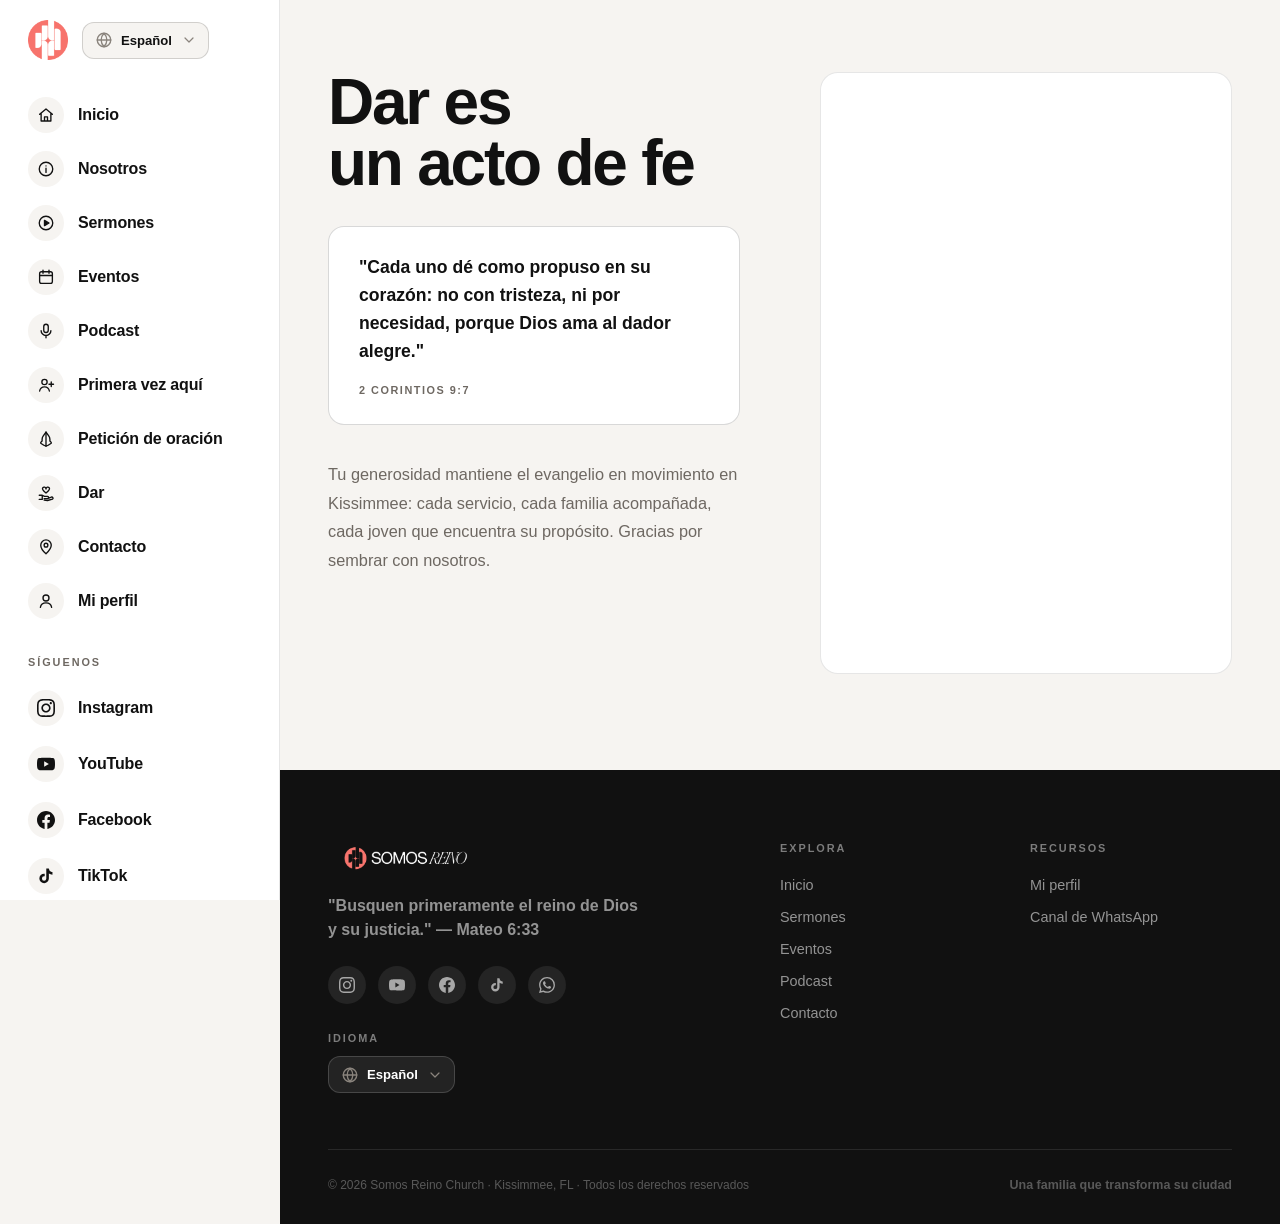
<file: give.html>
<!DOCTYPE html>
<html lang="es">
<head>
  <meta charset="UTF-8" />
  <meta name="viewport" content="width=device-width, initial-scale=1.0" />
  <title>Dar en línea — Somos Reino Church, Kissimmee, FL</title>
  <meta name="description" content="Dar es un acto de fe. Tu generosidad mantiene el evangelio en movimiento en Kissimmee, FL. Da en línea de forma segura a Somos Reino." />
  <link rel="stylesheet" href="/motion.css" />
  <script src="/motion.js"></script>
  <meta name="color-scheme" content="light dark" />
  <meta name="theme-color" content="#FFFFFF" media="(prefers-color-scheme: light)" />
  <meta name="theme-color" content="#181614" media="(prefers-color-scheme: dark)" />
  <link rel="canonical" href="https://somosreino.org/give" />
  <meta property="og:type" content="website" />
  <meta property="og:site_name" content="Somos Reino Church" />
  <meta property="og:title" content="Dar en línea — Somos Reino Church, Kissimmee, FL" />
  <meta property="og:description" content="Dar es un acto de fe. Tu generosidad mantiene el evangelio en movimiento en Kissimmee, FL. Da en línea de forma segura a Somos Reino." />
  <meta property="og:url" content="https://somosreino.org/give" />
  <meta property="og:locale" content="es_US" />
  <meta property="og:locale:alternate" content="en_US" />
  <meta property="og:image" content="https://somosreino.org/og-image.jpg" />
  <meta property="og:image:width" content="1200" />
  <meta property="og:image:height" content="630" />
  <meta property="og:image:alt" content="Alabanza en Somos Reino" />
  <meta name="twitter:card" content="summary_large_image" />
  <meta name="twitter:title" content="Dar en línea — Somos Reino Church, Kissimmee, FL" />
  <meta name="twitter:description" content="Dar es un acto de fe. Tu generosidad mantiene el evangelio en movimiento en Kissimmee, FL. Da en línea de forma segura a Somos Reino." />
  <meta name="twitter:image" content="https://somosreino.org/og-image.jpg" />
  <link rel="icon" href="favicon.ico" sizes="any" />
  <link rel="icon" type="image/png" sizes="16x16" href="favicon-16x16.png" />
  <link rel="icon" type="image/png" sizes="32x32" href="favicon-32x32.png" />
  <link rel="icon" type="image/png" sizes="192x192" href="icon-192.png" />
  <link rel="apple-touch-icon" sizes="180x180" href="apple-touch-icon.png" />

  <style>
    *, *::before, *::after { margin: 0; padding: 0; box-sizing: border-box; }

    :root {
      --font: "Helvetica Neue", Helvetica, Arial, sans-serif;
      --surface:    #FFFFFF;
      --ink:        #111111;
      --ink-faint:  rgba(17,17,17,0.28);
      --black:      #111111;
      --near-black: #1A1816;
      --white:      #FFFFFF;
      --cream:      #F6F4F1;
      --gray-100:   #ECE9E4;
      --line:       rgba(17,17,17,0.1);
      --rule:       rgba(17,17,17,0.16);
      --orange:     #F7746D;
      --text:       #171412;
      --muted:      #6E6862;
      --label:      var(--muted);
      --label-dark: rgba(255,255,255,0.45);
      /* Coral is the action color: buttons, links, hover and selected states */
      --action:     var(--orange);
      --ease:       cubic-bezier(0.16, 1, 0.3, 1);
      --ease-back:  cubic-bezier(0.34, 1.4, 0.64, 1);
      --header-h:   72px;
    }

    /* ── DARK MODE ── follows the device setting (prefers-color-scheme) */
    :root { color-scheme: light dark; }
    @media (prefers-color-scheme: dark) {
      :root {
        --surface:    #221F1C;
        --cream:      #181614;
        --gray-100:   #2E2A26;
        --ink:        #F3EFEA;
        --ink-faint:  rgba(255,255,255,0.28);
        --text:       #F3EFEA;
        --muted:      #ABA59E;
        --line:       rgba(255,255,255,0.12);
        --rule:       rgba(255,255,255,0.18);
      }
    }

    @media (prefers-reduced-motion: no-preference) { html { scroll-behavior: smooth; } }

    body {
      font-family: var(--font);
      background: var(--cream);
      color: var(--text);
      overflow-x: hidden;
    }

    a:focus-visible, button:focus-visible {
      outline: 2px solid var(--action);
      outline-offset: 3px;
    }
    .skip-link {
      position: fixed; top: 8px; left: 8px; z-index: 1000;
      padding: 12px 18px; border-radius: 8px;
      background: var(--black); color: var(--white);
      font: 700 0.85rem var(--font); text-decoration: none;
      transform: translateY(-200%);
    }
    .skip-link:focus { transform: none; }

    .container { max-width: 1200px; margin: 0 auto; padding: 0 48px; }

    /* ── HEADER ── white, logo mark left, profile right ── */
    header.site-header {
      position: sticky; top: 0; z-index: 200;
      background: var(--surface);
    }
    .site-header .container {
      display: flex; align-items: center; justify-content: space-between;
      gap: 32px;
      min-height: var(--header-h);
    }
    .nav-logo { display: block; text-decoration: none; }
    .nav-logo img { display: block; width: 40px; height: 40px; }

    .nav-links {
      list-style: none; display: flex; gap: 32px;
      position: absolute; left: 50%; transform: translateX(-50%);
    }
    .nav-links a {
      font-family: var(--font);
      font-size: 0.72rem; font-weight: 700; letter-spacing: 0.1em; text-transform: uppercase;
      color: var(--muted); text-decoration: none;
      transition: color 0.3s;
    }
    .nav-links a:hover, .nav-links a[aria-current="page"] { color: var(--ink); }

    .nav-right { display: flex; align-items: center; gap: 16px; }
    .nav-btn {
      font-family: var(--font);
      font-size: 0.75rem; letter-spacing: 0.04em; font-weight: 700; text-transform: uppercase;
      color: var(--white); background: var(--action);
      padding: 12px 26px; border-radius: 100px; text-decoration: none;
      transition: transform 0.3s var(--ease-back), box-shadow 0.3s ease;
    }
    @media (hover: hover) { .nav-btn:hover { transform: translateY(-2px); box-shadow: 0 8px 20px rgba(247,116,109,0.35); } }

    .nav-profile {
      display: grid; place-items: center;
      width: 40px; height: 40px;
      color: var(--ink);
      transition: color 0.3s ease, transform 0.3s var(--ease-back);
    }
    .nav-profile svg { width: 26px; height: 26px; }
    @media (hover: hover) { .nav-profile:hover { color: var(--action); transform: translateY(-1px); } }

    /* Mobile tab bar — same as the home page */
    .nav-tabs { display: none; }
    @media (max-width: 900px) {
      .container { padding: 0 24px; }
      .site-header .container { min-height: 60px; }
      .nav-links, .nav-btn { display: none; }
      .nav-logo img { width: 36px; height: 36px; }
      .nav-tabs {
        display: flex; overflow-x: auto; overscroll-behavior-x: contain; -webkit-overflow-scrolling: touch; scroll-snap-type: x proximity; scrollbar-width: none;
        background: var(--surface);
      }
      .nav-tabs::-webkit-scrollbar { display: none; }
      .nav-tabs a {
        flex: 0 0 76px; scroll-snap-align: start;
        position: relative;
        display: flex; flex-direction: column; align-items: center; gap: 4px;
        min-height: 56px; padding: 9px 2px 8px;
        color: var(--ink);
        font: 600 0.64rem/1.1 var(--font); letter-spacing: 0.03em;
        text-decoration: none;
        -webkit-tap-highlight-color: transparent;
        transition: color 0.3s ease, transform 0.3s var(--ease-back);
      }
      .nav-tabs svg { width: 22px; height: 22px; transition: transform 0.4s var(--ease-back); }
      .nav-tabs a::after {
        content: ''; position: absolute; top: -1px; left: 30%; right: 30%;
        height: 2px; border-radius: 2px; background: var(--action);
        transform: scaleX(0); transition: transform 0.4s var(--ease);
      }
      .nav-tabs a[aria-current="true"] { color: var(--action); }
      .nav-tabs a[aria-current="true"]::after { transform: scaleX(1); }
      .nav-tabs a[aria-current="true"] svg { transform: translateY(-1px) scale(1.08); }
      .nav-tabs a:active { transform: scale(0.94); }
    }

    /* ── GIVE ── */
    main { padding: 72px 0 96px; }
    .give-inner {
      display: grid; grid-template-columns: 1fr 1fr; gap: 80px; align-items: start;
    }
    .give-inner > * { min-width: 0; }

    h1.display {
      font-family: var(--font);
      font-size: clamp(2.4rem, 5vw, 4rem);
      font-weight: 700; letter-spacing: -0.035em; line-height: 0.95;
      color: var(--ink);
      text-wrap: balance;
    }
    h1.display .reg { font-weight: 700; }

    .give-scripture {
      margin: 32px 0 36px; padding: 26px 30px;
      background: var(--surface); border-radius: 16px; border: 1px solid var(--rule);
    }
    .give-scripture p {
      font-family: var(--font); font-weight: 700;
      font-size: 1.1rem; line-height: 1.6; color: var(--ink); margin-bottom: 14px;
    }
    .give-scripture cite {
      font-family: var(--font); font-size: 0.68rem; letter-spacing: 0.14em;
      text-transform: uppercase; font-weight: 700; color: var(--label); font-style: normal;
    }
    .give-body { font-size: 1.02rem; line-height: 1.75; color: var(--muted); text-wrap: pretty; }

    .give-embed {
      background: var(--surface); border-radius: 18px; overflow: hidden;
      border: 1px solid var(--line);
    }
    .give-embed iframe { display: block; width: 100%; height: 700px; border: none; }

    /* Entrance: long expo-out, staggered */
    @keyframes rise { from { opacity: 0; transform: translate3d(0, 40px, 0) scale(0.985); } to { opacity: 1; transform: none; } }
    .rise { opacity: 0; animation: rise 1.1s var(--ease) forwards; }
    .rise-2 { animation-delay: 0.12s; }
    .rise-3 { animation-delay: 0.24s; }
    .rise-4 { animation-delay: 0.36s; }
    @media (prefers-reduced-motion: reduce) { .rise { animation: none; opacity: 1; } }

    @media (max-width: 900px) {
      main { padding: 40px 0 64px; }
      .give-inner { grid-template-columns: 1fr; gap: 40px; }
      .give-embed iframe { height: 640px; }
    }

    /* ── FOOTER ── */
    footer { background: var(--black); padding: 72px 0 32px; }
    .footer-top { display: grid; grid-template-columns: 2fr 1fr 1fr; gap: 48px; margin-bottom: 56px; }
    .footer-brand img { display: block; height: 32px; width: auto; }
    .footer-tagline {
      font-family: var(--font); font-weight: 600; font-size: 1rem;
      color: rgba(255,255,255,0.55); margin: 20px 0 24px; line-height: 1.5;
    }
    .footer-col-title {
      font-family: var(--font); font-size: 0.68rem; letter-spacing: 0.18em;
      text-transform: uppercase; font-weight: 700; color: var(--label-dark);
      margin-bottom: 22px; display: block;
    }
    .footer-links { list-style: none; display: flex; flex-direction: column; gap: 14px; }
    .footer-links a { font-size: 0.9rem; font-weight: 500; color: rgba(255,255,255,0.55); text-decoration: none; transition: color 0.3s; }
    .footer-links a:hover { color: var(--white); }
    .footer-social { display: flex; gap: 12px; }
    .social-link {
      display: flex; align-items: center; justify-content: center;
      width: 38px; height: 38px; border-radius: 50%;
      background: rgba(255,255,255,0.08); color: rgba(255,255,255,0.6);
      text-decoration: none; transition: background 0.3s, color 0.3s, transform 0.2s;
    }
    .social-link:hover { background: var(--action); color: var(--white); transform: translateY(-2px); }
    .footer-lang { margin-top: 28px; }
    .footer-lang .footer-col-title { margin-bottom: 12px; }
    .lang-toggle {
      display: inline-flex; align-items: center; gap: 2px; padding: 3px;
      background: rgba(255,255,255,0.08); border: 1px solid rgba(255,255,255,0.16); border-radius: 100px;
    }
    .lang-option {
      font-family: var(--font); font-size: 0.66rem; font-weight: 700; letter-spacing: 0.04em;
      color: rgba(255,255,255,0.55); background: none; border: none;
      padding: 6px 12px; border-radius: 100px; cursor: pointer;
      transition: background 0.25s ease, color 0.25s ease;
    }
    .lang-option.active { background: var(--action); color: var(--white); }
    .lang-option:not(.active):hover { color: var(--white); }
    .footer-bottom {
      border-top: 1px solid rgba(255,255,255,0.1); padding-top: 28px;
      display: flex; justify-content: space-between; align-items: center; flex-wrap: wrap; gap: 12px;
    }
    .footer-copy { font-size: 0.75rem; color: rgba(255,255,255,0.3); font-weight: 500; }
    .footer-verse { font-family: var(--font); font-weight: 700; font-size: 0.78rem; color: rgba(255,255,255,0.3); }
    @media (max-width: 900px) {
      .footer-top { grid-template-columns: 1fr 1fr; gap: 32px 20px; }
      .footer-top > :first-child { grid-column: 1 / -1; }
      .footer-bottom { flex-direction: column; text-align: center; gap: 8px; }
    }

    /* ── HAMBURGER MENU (left of the logo) ── */
    .nav-left { display: flex; align-items: center; gap: 8px; }
    .nav-menu-btn {
      display: flex; flex-direction: column; justify-content: center; align-items: center; gap: 5px;
      width: 40px; height: 40px; padding: 0;
      background: none; border: 0; cursor: pointer;
      color: var(--ink);
      transition: color 0.3s ease;
    }
    .nav-menu-btn span {
      display: block; width: 22px; height: 2px; border-radius: 2px;
      background: currentColor;
      transition: transform 0.35s var(--ease), opacity 0.2s ease;
    }
    .nav-menu-btn[aria-expanded="true"] span:nth-child(1) { transform: translateY(7px) rotate(45deg); }
    .nav-menu-btn[aria-expanded="true"] span:nth-child(2) { opacity: 0; }
    .nav-menu-btn[aria-expanded="true"] span:nth-child(3) { transform: translateY(-7px) rotate(-45deg); }
    @media (hover: hover) { .nav-menu-btn:hover { color: var(--action); } }
    @media (max-width: 900px) {
      .nav-menu-btn, body.hero-light #nav:not(.scrolled) .nav-menu-btn { color: var(--ink); }
    }

    .menu-backdrop {
      position: fixed; inset: 0; z-index: 290;
      background: rgba(17,17,17,0.45);
      opacity: 0; visibility: hidden;
      transition: opacity 0.35s ease, visibility 0s linear 0.35s;
    }
    .menu-panel {
      position: fixed; top: 0; bottom: 0; left: 0; z-index: 300;
      width: min(86vw, 340px);
      display: flex; flex-direction: column;
      padding: 20px 28px 28px;
      background: var(--surface); color: var(--ink);
      transform: translate3d(-100%, 0, 0); visibility: hidden;
      transition: transform 0.5s var(--ease), visibility 0s linear 0.5s;
      overflow-y: auto; overscroll-behavior: contain;
    }
    body.menu-open { overflow: hidden; }
    body.menu-open .menu-backdrop { opacity: 1; visibility: visible; transition-delay: 0s; }
    body.menu-open .menu-panel { transform: none; visibility: visible; transition-delay: 0s; }
    .menu-head { display: flex; align-items: center; justify-content: space-between; margin-bottom: 28px; }
    .menu-head img { display: block; width: 40px; height: 40px; }
    .menu-head .lang-select { margin: 0 auto 0 14px; }
    .lang-select {
      appearance: none; -webkit-appearance: none;
      font-family: var(--font); font-size: 0.82rem; font-weight: 600; color: var(--ink);
      background-color: var(--cream);
      background-image: url("data:image/svg+xml,%3Csvg xmlns='http://www.w3.org/2000/svg' width='18' height='18' viewBox='0 0 24 24' fill='none' stroke='%238a847d' stroke-width='1.8' stroke-linecap='round' stroke-linejoin='round'%3E%3Ccircle cx='12' cy='12' r='9'/%3E%3Cpath d='M3 12h18M12 3c2.5 2.6 3.8 5.6 3.8 9s-1.3 6.4-3.8 9c-2.5-2.6-3.8-5.6-3.8-9S9.5 5.6 12 3Z'/%3E%3C/svg%3E"), url("data:image/svg+xml,%3Csvg xmlns='http://www.w3.org/2000/svg' width='16' height='16' viewBox='0 0 24 24' fill='none' stroke='%238a847d' stroke-width='1.8' stroke-linecap='round' stroke-linejoin='round'%3E%3Cpath d='m6 9 6 6 6-6'/%3E%3C/svg%3E");
      background-repeat: no-repeat, no-repeat; background-position: 12px center, right 11px center; background-size: 18px, 16px;
      border: 1px solid var(--rule); border-radius: 12px;
      padding: 10px 36px 10px 38px; cursor: pointer;
      transition: border-color 0.25s ease;
    }
    @media (hover: hover) { .lang-select:hover { border-color: var(--ink-faint); } }
    .lang-select:focus-visible { outline: 2px solid var(--action); outline-offset: 2px; }
    footer .lang-select { background-color: rgba(255,255,255,0.08); border-color: rgba(255,255,255,0.16); color: #fff; }
    .menu-close {
      width: 40px; height: 40px; border: 0; background: none; cursor: pointer;
      font-size: 2rem; line-height: 1; color: var(--ink);
    }
    .menu-links { list-style: none; display: flex; flex-direction: column; }
    .menu-links a {
      display: flex; align-items: center; gap: 14px; padding: 9px 0;
      font-size: 1rem; font-weight: 600; letter-spacing: -0.01em;
      color: var(--ink); text-decoration: none;
      transition: color 0.25s ease;
    }
    .menu-links .ico {
      display: grid; place-items: center; flex: none;
      width: 36px; height: 36px; border-radius: 50%;
      background: var(--cream); color: var(--ink);
      transition: background 0.3s ease, color 0.3s ease, transform 0.4s var(--ease-back);
    }
    .menu-links .ico svg { width: 18px; height: 18px; }
    @media (hover: hover) {
      .menu-links a:hover { color: var(--action); }
      .menu-links a:hover .ico { background: var(--action); color: var(--white); transform: translateY(-2px); }
    }
    .menu-foot { margin-top: auto; padding-top: 32px; }
    .menu-label {
      display: block; margin-bottom: 12px;
      font-size: 0.68rem; font-weight: 700; letter-spacing: 0.18em; text-transform: uppercase;
      color: var(--muted);
    }
    .menu-panel .lang-toggle {
      display: inline-flex; align-items: center; gap: 2px; padding: 3px;
      background: var(--cream); border: 1px solid var(--rule); border-radius: 100px;
    }
    .menu-panel .lang-option {
      font-size: 0.72rem; font-weight: 700; letter-spacing: 0.04em;
      color: var(--muted); background: none; border: 0;
      padding: 8px 16px; border-radius: 100px; cursor: pointer;
      transition: background 0.25s ease, color 0.25s ease;
    }
    .menu-panel .lang-option.active { background: var(--ink); color: var(--surface); }
    .menu-panel .lang-option:not(.active):hover { color: var(--ink); }
    @media (prefers-reduced-motion: reduce) {
      .menu-panel, .menu-backdrop { transition-duration: 0.01ms; }
    }

    /* Follow us (inside the menu) */
    .menu-social { margin-top: 28px; }
    .menu-social-list { list-style: none; display: flex; flex-direction: column; }
    .menu-social-list a {
      display: flex; align-items: center; gap: 14px;
      padding: 10px 0; color: var(--ink); text-decoration: none;
      font-size: 1rem; font-weight: 600; letter-spacing: -0.01em;
      transition: color 0.25s ease;
    }
    .menu-social-list .ico {
      display: grid; place-items: center; flex: none;
      width: 36px; height: 36px; border-radius: 50%;
      background: var(--cream); color: var(--ink);
      transition: background 0.3s ease, color 0.3s ease, transform 0.4s var(--ease-back);
    }
    .menu-social-list .ico svg { width: 18px; height: 18px; }
    @media (hover: hover) {
      .menu-social-list a:hover { color: var(--action); }
      .menu-social-list a:hover .ico { background: var(--action); color: var(--white); transform: translateY(-2px); }
    }

    /* Menu entrance: panel glides in, then its contents follow one by one */
    .menu-head, .menu-links li, .menu-social > .menu-label, .menu-social-list li, .menu-foot {
      opacity: 0;
      transform: translate3d(-22px, 0, 0);
      transition: opacity 0.2s ease, transform 0.2s ease;
    }
    body.menu-open .menu-head, body.menu-open .menu-links li, body.menu-open .menu-social > .menu-label,
    body.menu-open .menu-social-list li, body.menu-open .menu-foot {
      opacity: 1;
      transform: none;
      transition: opacity 0.5s ease, transform 0.7s var(--ease);
      transition-delay: calc(0.12s + var(--i, 0) * 0.045s);
    }
    .menu-head { --i: 0; }
    .menu-links li:nth-child(1) { --i: 1; } .menu-links li:nth-child(2) { --i: 2; } .menu-links li:nth-child(3) { --i: 3; }
    .menu-links li:nth-child(4) { --i: 4; } .menu-links li:nth-child(5) { --i: 5; } .menu-links li:nth-child(6) { --i: 6; }
    .menu-links li:nth-child(7) { --i: 7; } .menu-links li:nth-child(8) { --i: 8; } .menu-links li:nth-child(9) { --i: 9; }
    .menu-social > .menu-label { --i: 10; }
    .menu-social-list li:nth-child(1) { --i: 11; } .menu-social-list li:nth-child(2) { --i: 12; }
    .menu-social-list li:nth-child(3) { --i: 13; } .menu-social-list li:nth-child(4) { --i: 14; }
    .menu-social-list li:nth-child(5) { --i: 15; }
    .menu-foot { --i: 16; }
    @media (prefers-reduced-motion: reduce) {
      .menu-head, .menu-links li, .menu-social > .menu-label, .menu-social-list li, .menu-foot {
        opacity: 1; transform: none; transition: none; transition-delay: 0s;
      }
    }
  </style>
  <script type="application/ld+json">
{
  "@context": "https://schema.org",
  "@graph": [
    {
      "@type": "WebPage",
      "@id": "https://somosreino.org/give#webpage",
      "url": "https://somosreino.org/give",
      "name": "Dar en línea — Somos Reino Church, Kissimmee, FL",
      "description": "Dar es un acto de fe. Tu generosidad mantiene el evangelio en movimiento en Kissimmee, FL. Da en línea de forma segura a Somos Reino.",
      "inLanguage": "es",
      "isPartOf": {
        "@id": "https://somosreino.org/#website"
      },
      "about": {
        "@id": "https://somosreino.org/#church"
      }
    },
    {
      "@type": "BreadcrumbList",
      "itemListElement": [
        {
          "@type": "ListItem",
          "position": 1,
          "name": "Inicio",
          "item": "https://somosreino.org/"
        },
        {
          "@type": "ListItem",
          "position": 2,
          "name": "Dar",
          "item": "https://somosreino.org/give"
        }
      ]
    }
  ]
}
  </script>
</head>
<body>
  <a class="skip-link" href="#main" data-en="Skip to content">Saltar al contenido</a>

  <header class="site-header">
    <div class="container">
      <div class="nav-left">
        <button type="button" class="nav-menu-btn" id="menu-btn" aria-label="Menú" data-en-label="Menu" aria-controls="menu-panel" aria-expanded="false"><span></span><span></span><span></span></button>
        <a href="/" class="nav-logo"><img src="logo-mark.png" alt="Somos Reino" width="40" height="40" /></a>
      </div>
      <ul class="nav-links">
        <li><a href="/about" data-en="About us">Nosotros</a></li>
        <li><a href="/sermons" data-en="Sermons">Sermones</a></li>
        <li><a href="/events" data-en="Events">Eventos</a></li>
        <li><a href="/#esencial">Podcast</a></li>
        <li><a href="/prayer" data-en="Prayer request">Petición de oración</a></li>
        <li><a href="/#contacto" data-en="Contact">Contacto</a></li>
      </ul>
      <div class="nav-right">
        <a href="give" class="nav-btn" data-en="Give">Dar</a>
        <a href="https://somosreino.churchtrac.com/sign-in" class="nav-profile" target="_blank" rel="noopener" aria-label="Mi perfil" data-en-label="My profile"><svg viewBox="0 0 24 24" fill="none" stroke="currentColor" stroke-width="1.8" stroke-linecap="round" stroke-linejoin="round" aria-hidden="true"><circle cx="12" cy="8" r="4"/><path d="M4.5 20.5c.6-3.7 3.7-6 7.5-6s6.9 2.3 7.5 6"/></svg></a>
      </div>
    </div>
    <!-- Mobile tab bar — same as the home page -->
    <div class="nav-tabs" role="navigation" aria-label="Secciones" data-en-label="Sections">
      <a href="/"><svg viewBox="0 0 24 24" fill="none" stroke="currentColor" stroke-width="1.8" stroke-linecap="round" stroke-linejoin="round" aria-hidden="true"><path d="M3.5 11 12 4l8.5 7M5.5 9.5V20h13V9.5M10 20v-5.5h4V20"/></svg><span data-en="Home">Inicio</span></a>
      <a href="give" aria-current="true"><svg viewBox="0 0 24 24" fill="none" stroke="currentColor" stroke-width="1.8" stroke-linecap="round" stroke-linejoin="round" aria-hidden="true"><path d="M12 9.6C12 7.3 9 6.2 7.6 8.2 6.3 10 7.7 11.6 12 15c4.3-3.4 5.7-5 4.4-6.8C15 6.2 12 7.3 12 9.6Z" transform="translate(0 -3)"/><path d="M3 15h4l3 1.5h4a1.5 1.5 0 0 1 0 3H9.5M7 15v5.5H3M14 19.5l5-2a1.6 1.6 0 0 1 1.7 2.7L14 22l-4.5-.5"/></svg><span data-en="Give">Dar</span></a>
      <a href="/about"><svg viewBox="0 0 24 24" fill="none" stroke="currentColor" stroke-width="1.8" stroke-linecap="round" stroke-linejoin="round" aria-hidden="true"><circle cx="12" cy="12" r="9"/><path d="M12 11v5.5M12 7.8v.1"/></svg><span data-en="About us">Nosotros</span></a>
      <a href="/sermons"><svg viewBox="0 0 24 24" fill="none" stroke="currentColor" stroke-width="1.8" stroke-linecap="round" stroke-linejoin="round" aria-hidden="true"><circle cx="12" cy="12" r="9"/><path d="M10 8.5v7l6-3.5-6-3.5Z" fill="currentColor"/></svg><span data-en="Sermons">Sermones</span></a>
      <a href="/events"><svg viewBox="0 0 24 24" fill="none" stroke="currentColor" stroke-width="1.8" stroke-linecap="round" stroke-linejoin="round" aria-hidden="true"><rect x="3.5" y="5" width="17" height="15.5" rx="2.5"/><path d="M3.5 10h17M8 3v4M16 3v4"/></svg><span data-en="Events">Eventos</span></a>
      <a href="/#esencial"><svg viewBox="0 0 24 24" fill="none" stroke="currentColor" stroke-width="1.8" stroke-linecap="round" stroke-linejoin="round" aria-hidden="true"><rect x="9" y="3" width="6" height="11" rx="3"/><path d="M5.5 11.5a6.5 6.5 0 0 0 13 0M12 18v3"/></svg><span>Podcast</span></a>
      <a href="/prayer"><svg viewBox="0 0 24 24" fill="none" stroke="currentColor" stroke-width="1.8" stroke-linecap="round" stroke-linejoin="round" aria-hidden="true"><path d="M12 3 8.6 7.6C7.4 9.2 6.8 10.4 6.8 12.2v2.4l-1.5 1.6c-.5.6-.4 1.4.2 1.8l3.6 2.4c1.1.7 1.9.9 2.9.9"/><path d="M12 3l3.4 4.6c1.2 1.6 1.8 2.8 1.8 4.6v2.4l1.5 1.6c.5.6.4 1.4-.2 1.8l-3.6 2.4c-1.1.7-1.9.9-2.9.9"/><path d="M12 3v18"/></svg><span data-en="Prayer">Oración</span></a>
    </div>
  </header>


  <!-- ── MENU PANEL ── -->
  <div class="menu-backdrop" id="menu-backdrop"></div>
  <aside class="menu-panel" id="menu-panel" aria-label="Menú" data-en-label="Menu">
    <div class="menu-head">
      <a href="/"><img src="logo-mark.png" alt="Somos Reino" width="40" height="40" /></a>
      <select class="lang-select" aria-label="Idioma / Language" data-lang-select>
        <option value="es">Español</option>
        <option value="en">English</option>
      </select>
      <button type="button" class="menu-close" id="menu-close" aria-label="Cerrar menú" data-en-label="Close menu">&times;</button>
    </div>
    <ul class="menu-links">
      <li><a href="/"><span class="ico"><svg aria-hidden="true" viewBox="0 0 24 24" fill="none" stroke="currentColor" stroke-width="1.8" stroke-linecap="round" stroke-linejoin="round"><path d="M3.5 11 12 4l8.5 7M5.5 9.5V20h13V9.5M10 20v-5.5h4V20"/></svg></span><span data-en="Home">Inicio</span></a></li>
      <li><a href="/about"><span class="ico"><svg aria-hidden="true" viewBox="0 0 24 24" fill="none" stroke="currentColor" stroke-width="1.8" stroke-linecap="round" stroke-linejoin="round"><circle cx="12" cy="12" r="9"/><path d="M12 11v5.5M12 7.8v.1"/></svg></span><span data-en="About us">Nosotros</span></a></li>
      <li><a href="/sermons"><span class="ico"><svg aria-hidden="true" viewBox="0 0 24 24" fill="none" stroke="currentColor" stroke-width="1.8" stroke-linecap="round" stroke-linejoin="round"><circle cx="12" cy="12" r="9"/><path d="M10 8.5v7l6-3.5-6-3.5Z" fill="currentColor"/></svg></span><span data-en="Sermons">Sermones</span></a></li>
      <li><a href="/events"><span class="ico"><svg aria-hidden="true" viewBox="0 0 24 24" fill="none" stroke="currentColor" stroke-width="1.8" stroke-linecap="round" stroke-linejoin="round"><rect x="3.5" y="5" width="17" height="15.5" rx="2.5"/><path d="M3.5 10h17M8 3v4M16 3v4"/></svg></span><span data-en="Events">Eventos</span></a></li>
      <li><a href="/#esencial"><span class="ico"><svg aria-hidden="true" viewBox="0 0 24 24" fill="none" stroke="currentColor" stroke-width="1.8" stroke-linecap="round" stroke-linejoin="round"><rect x="9" y="3" width="6" height="11" rx="3"/><path d="M5.5 11.5a6.5 6.5 0 0 0 13 0M12 18v3"/></svg></span><span>Podcast</span></a></li>
      <li><a href="/welcome"><span class="ico"><svg aria-hidden="true" viewBox="0 0 24 24" fill="none" stroke="currentColor" stroke-width="1.8" stroke-linecap="round" stroke-linejoin="round"><circle cx="10" cy="8" r="3.5"/><path d="M3.5 20c.6-3.4 3.2-5.5 6.5-5.5s5.9 2.1 6.5 5.5M19 8v6M16 11h6"/></svg></span><span data-en="New Here">Primera vez aquí</span></a></li>
      <li><a href="/prayer"><span class="ico"><svg aria-hidden="true" viewBox="0 0 24 24" fill="none" stroke="currentColor" stroke-width="1.8" stroke-linecap="round" stroke-linejoin="round"><path d="M12 3 8.6 7.6C7.4 9.2 6.8 10.4 6.8 12.2v2.4l-1.5 1.6c-.5.6-.4 1.4.2 1.8l3.6 2.4c1.1.7 1.9.9 2.9.9"/><path d="M12 3l3.4 4.6c1.2 1.6 1.8 2.8 1.8 4.6v2.4l1.5 1.6c.5.6.4 1.4-.2 1.8l-3.6 2.4c-1.1.7-1.9.9-2.9.9"/><path d="M12 3v18"/></svg></span><span data-en="Prayer request">Petición de oración</span></a></li>
      <li><a href="give"><span class="ico"><svg aria-hidden="true" viewBox="0 0 24 24" fill="none" stroke="currentColor" stroke-width="1.8" stroke-linecap="round" stroke-linejoin="round"><path d="M12 9.6C12 7.3 9 6.2 7.6 8.2 6.3 10 7.7 11.6 12 15c4.3-3.4 5.7-5 4.4-6.8C15 6.2 12 7.3 12 9.6Z" transform="translate(0 -3)"/><path d="M3 15h4l3 1.5h4a1.5 1.5 0 0 1 0 3H9.5M7 15v5.5H3M14 19.5l5-2a1.6 1.6 0 0 1 1.7 2.7L14 22l-4.5-.5"/></svg></span><span data-en="Give">Dar</span></a></li>
      <li><a href="/#contacto"><span class="ico"><svg aria-hidden="true" viewBox="0 0 24 24" fill="none" stroke="currentColor" stroke-width="1.8" stroke-linecap="round" stroke-linejoin="round"><path d="M12 21s7-6.2 7-11.5A7 7 0 0 0 5 9.5C5 14.8 12 21 12 21Z"/><circle cx="12" cy="9.5" r="2.5"/></svg></span><span data-en="Contact">Contacto</span></a></li>
      <li><a href="https://somosreino.churchtrac.com/sign-in" target="_blank" rel="noopener"><span class="ico"><svg aria-hidden="true" viewBox="0 0 24 24" fill="none" stroke="currentColor" stroke-width="1.8" stroke-linecap="round" stroke-linejoin="round"><circle cx="12" cy="8" r="4"/><path d="M4.5 20.5c.6-3.7 3.7-6 7.5-6s6.9 2.3 7.5 6"/></svg></span><span data-en="My profile">Mi perfil</span></a></li>
    </ul>
    <div class="menu-social">
      <span class="menu-label" data-en="Follow us">Síguenos</span>
      <ul class="menu-social-list">
      <li><a href="https://www.instagram.com/somosreinofl?igsh=MWx5dWt4NzJmY3Z5cg%3D%3D&utm_source=qr" target="_blank" rel="noopener"><span class="ico"><svg aria-hidden="true" xmlns="http://www.w3.org/2000/svg" viewBox="0 0 24 24" fill="currentColor"><path d="M12 2.163c3.204 0 3.584.012 4.85.07 3.252.148 4.771 1.691 4.919 4.919.058 1.265.069 1.645.069 4.849 0 3.205-.012 3.584-.069 4.849-.149 3.225-1.664 4.771-4.919 4.919-1.266.058-1.644.07-4.85.07-3.204 0-3.584-.012-4.849-.07-3.26-.149-4.771-1.699-4.919-4.92-.058-1.265-.07-1.644-.07-4.849 0-3.204.013-3.583.07-4.849.149-3.227 1.664-4.771 4.919-4.919 1.266-.057 1.645-.069 4.849-.069zm0-2.163c-3.259 0-3.667.014-4.947.072-4.358.2-6.78 2.618-6.98 6.98-.059 1.281-.073 1.689-.073 4.948 0 3.259.014 3.668.072 4.948.2 4.358 2.618 6.78 6.98 6.98 1.281.058 1.689.072 4.948.072 3.259 0 3.668-.014 4.948-.072 4.354-.2 6.782-2.618 6.979-6.98.059-1.28.073-1.689.073-4.948 0-3.259-.014-3.667-.072-4.947-.196-4.354-2.617-6.78-6.979-6.98-1.281-.059-1.69-.073-4.949-.073zm0 5.838c-3.403 0-6.162 2.759-6.162 6.162s2.759 6.163 6.162 6.163 6.162-2.759 6.162-6.163c0-3.403-2.759-6.162-6.162-6.162zm0 10.162c-2.209 0-4-1.79-4-4 0-2.209 1.791-4 4-4s4 1.791 4 4c0 2.21-1.791 4-4 4zm6.406-11.845c-.796 0-1.441.645-1.441 1.44s.645 1.44 1.441 1.44c.795 0 1.439-.645 1.439-1.44s-.644-1.44-1.439-1.44z"/></svg></span><span>Instagram</span></a></li>
      <li><a href="https://youtube.com/@somosreinofl?si=o2pavfWMVryrC4az" target="_blank" rel="noopener"><span class="ico"><svg aria-hidden="true" xmlns="http://www.w3.org/2000/svg" viewBox="0 0 24 24" fill="currentColor"><path d="M23.498 6.186a3.016 3.016 0 00-2.122-2.136C19.505 3.545 12 3.545 12 3.545s-7.505 0-9.377.505A3.017 3.017 0 00.502 6.186C0 8.07 0 12 0 12s0 3.93.502 5.814a3.016 3.016 0 002.122 2.136c1.871.505 9.376.505 9.376.505s7.505 0 9.377-.505a3.015 3.015 0 002.122-2.136C24 15.93 24 12 24 12s0-3.93-.502-5.814zM9.545 15.568V8.432L15.818 12l-6.273 3.568z"/></svg></span><span>YouTube</span></a></li>
      <li><a href="https://www.facebook.com/share/1CkYP7Dpob/?mibextid=wwXIfr" target="_blank" rel="noopener"><span class="ico"><svg aria-hidden="true" xmlns="http://www.w3.org/2000/svg" viewBox="0 0 24 24" fill="currentColor"><path d="M24 12.073c0-6.627-5.373-12-12-12s-12 5.373-12 12c0 5.99 4.388 10.954 10.125 11.854v-8.385H7.078v-3.47h3.047V9.43c0-3.007 1.792-4.669 4.533-4.669 1.312 0 2.686.235 2.686.235v2.953H15.83c-1.491 0-1.956.925-1.956 1.874v2.25h3.328l-.532 3.47h-2.796v8.385C19.612 23.027 24 18.062 24 12.073z"/></svg></span><span>Facebook</span></a></li>
      <li><a href="https://www.tiktok.com/@somosreinofl?_r=1&_t=ZT-95coSNg4ni2" target="_blank" rel="noopener"><span class="ico"><svg aria-hidden="true" xmlns="http://www.w3.org/2000/svg" viewBox="0 0 24 24" fill="currentColor"><path d="M19.59 6.69a4.83 4.83 0 01-3.77-4.25V2h-3.45v13.67a2.89 2.89 0 01-2.88 2.5 2.89 2.89 0 01-2.89-2.89 2.89 2.89 0 012.89-2.89c.28 0 .54.04.79.1V9.01a6.33 6.33 0 00-.79-.05 6.34 6.34 0 00-6.34 6.34 6.34 6.34 0 006.34 6.34 6.34 6.34 0 006.33-6.34V8.69a8.18 8.18 0 004.78 1.52V6.75a4.85 4.85 0 01-1.01-.06z"/></svg></span><span>TikTok</span></a></li>
      <li><a href="https://whatsapp.com/channel/0029VaQlt7T2ZjCpaaXFOK0P" target="_blank" rel="noopener"><span class="ico"><svg aria-hidden="true" xmlns="http://www.w3.org/2000/svg" viewBox="0 0 24 24" fill="currentColor"><path d="M17.472 14.382c-.297-.149-1.758-.867-2.03-.967-.273-.099-.471-.148-.67.15-.197.297-.767.966-.94 1.164-.173.199-.347.223-.644.075-.297-.15-1.255-.463-2.39-1.475-.883-.788-1.48-1.761-1.653-2.059-.173-.297-.018-.458.13-.606.134-.133.298-.347.446-.52.149-.174.198-.298.298-.497.099-.198.05-.371-.025-.52-.075-.149-.669-1.612-.916-2.207-.242-.579-.487-.5-.669-.51-.173-.008-.371-.01-.57-.01-.198 0-.52.074-.792.372-.272.297-1.04 1.016-1.04 2.479 0 1.462 1.065 2.875 1.213 3.074.149.198 2.096 3.2 5.077 4.487.709.306 1.262.489 1.694.625.712.227 1.36.195 1.872.118.571-.085 1.758-.719 2.006-1.413.248-.694.248-1.289.173-1.413-.074-.124-.272-.198-.57-.347m-5.421 7.403h-.004a9.87 9.87 0 01-5.031-1.378l-.361-.214-3.741.982.998-3.648-.235-.374a9.86 9.86 0 01-1.51-5.26c.001-5.45 4.436-9.884 9.888-9.884a9.82 9.82 0 016.988 2.898 9.825 9.825 0 012.893 6.994c-.003 5.45-4.437 9.884-9.885 9.884m8.413-18.297A11.815 11.815 0 0012.05 0C5.495 0 .16 5.335.157 11.892c0 2.096.547 4.142 1.588 5.945L.057 24l6.305-1.654a11.882 11.882 0 005.683 1.448h.005c6.554 0 11.89-5.335 11.893-11.893a11.821 11.821 0 00-3.48-8.413Z"/></svg></span><span>WhatsApp</span></a></li>
      </ul>
    </div>
    <div class="menu-settings">
      <a href="/settings"><span class="ico"><svg aria-hidden="true" viewBox="0 0 24 24" fill="none" stroke="currentColor" stroke-width="1.8" stroke-linecap="round" stroke-linejoin="round"><circle cx="12" cy="12" r="3"/><path d="M19.4 15a1.7 1.7 0 0 0 .3 1.9l.1.1a2 2 0 1 1-2.8 2.8l-.1-.1a1.7 1.7 0 0 0-1.9-.3 1.7 1.7 0 0 0-1 1.5V21a2 2 0 1 1-4 0v-.1a1.7 1.7 0 0 0-1.1-1.5 1.7 1.7 0 0 0-1.9.3l-.1.1a2 2 0 1 1-2.8-2.8l.1-.1a1.7 1.7 0 0 0 .3-1.9 1.7 1.7 0 0 0-1.5-1H3a2 2 0 1 1 0-4h.1a1.7 1.7 0 0 0 1.5-1.1 1.7 1.7 0 0 0-.3-1.9l-.1-.1a2 2 0 1 1 2.8-2.8l.1.1a1.7 1.7 0 0 0 1.9.3H9a1.7 1.7 0 0 0 1-1.5V3a2 2 0 1 1 4 0v.1a1.7 1.7 0 0 0 1 1.5 1.7 1.7 0 0 0 1.9-.3l.1-.1a2 2 0 1 1 2.8 2.8l-.1.1a1.7 1.7 0 0 0-.3 1.9V9a1.7 1.7 0 0 0 1.5 1H21a2 2 0 1 1 0 4h-.1a1.7 1.7 0 0 0-1.5 1Z"/></svg></span><span data-en="Settings">Ajustes</span></a>
    </div>
  </aside>

  <main id="main">
    <div class="container">
      <div class="give-inner">
        <div class="give-copy">
          <h1 class="display rise" data-en="<span class='reg'>Giving is</span><br>an act of faith"><span class="reg">Dar es</span><br>un acto de fe</h1>
          <blockquote class="give-scripture rise rise-2">
            <p data-en="&quot;Each person should give as they have decided in their heart, not reluctantly or out of obligation, for God loves a cheerful giver.&quot;">"Cada uno dé como propuso en su corazón: no con tristeza, ni por necesidad, porque Dios ama al dador alegre."</p>
            <cite data-en="2 Corinthians 9:7">2 Corintios 9:7</cite>
          </blockquote>
          <p class="give-body rise rise-3" data-en="Your generosity keeps the gospel moving in Kissimmee: every service held, every family walked with, every young person who finds their purpose. Thank you for sowing with us.">
            Tu generosidad mantiene el evangelio en movimiento en Kissimmee: cada servicio, cada familia acompañada, cada joven que encuentra su propósito. Gracias por sembrar con nosotros.
          </p>
        </div>

        <div class="give-embed rise rise-4">
          <iframe title="Dar en línea" src="https://somosreino.churchtrac.com/give/embed" style="border:none; width:100%; height:600px;" seamless data-en-title="Give online"></iframe>
        </div>
      </div>
    </div>
  </main>

  <footer>
    <div class="container">
      <div class="footer-top">
        <div class="footer-brand">
          <a href="/"><img src="logo.png" alt="Somos Reino" /></a>
          <p class="footer-tagline" data-en="&quot;Seek first the kingdom of God<br>and his righteousness.&quot; — Matthew 6:33">"Busquen primeramente el reino de Dios<br>y su justicia." — Mateo 6:33</p>
          <div class="footer-social">
            <a href="https://www.instagram.com/somosreinofl?igsh=MWx5dWt4NzJmY3Z5cg%3D%3D&utm_source=qr" target="_blank" rel="noopener" class="social-link" aria-label="Instagram"><svg xmlns="http://www.w3.org/2000/svg" width="16" height="16" viewBox="0 0 24 24" fill="currentColor"><path d="M12 2.163c3.204 0 3.584.012 4.85.07 3.252.148 4.771 1.691 4.919 4.919.058 1.265.069 1.645.069 4.849 0 3.205-.012 3.584-.069 4.849-.149 3.225-1.664 4.771-4.919 4.919-1.266.058-1.644.07-4.85.07-3.204 0-3.584-.012-4.849-.07-3.26-.149-4.771-1.699-4.919-4.92-.058-1.265-.07-1.644-.07-4.849 0-3.204.013-3.583.07-4.849.149-3.227 1.664-4.771 4.919-4.919 1.266-.057 1.645-.069 4.849-.069zm0-2.163c-3.259 0-3.667.014-4.947.072-4.358.2-6.78 2.618-6.98 6.98-.059 1.281-.073 1.689-.073 4.948 0 3.259.014 3.668.072 4.948.2 4.358 2.618 6.78 6.98 6.98 1.281.058 1.689.072 4.948.072 3.259 0 3.668-.014 4.948-.072 4.354-.2 6.782-2.618 6.979-6.98.059-1.28.073-1.689.073-4.948 0-3.259-.014-3.667-.072-4.947-.196-4.354-2.617-6.78-6.979-6.98-1.281-.059-1.69-.073-4.949-.073zm0 5.838c-3.403 0-6.162 2.759-6.162 6.162s2.759 6.163 6.162 6.163 6.162-2.759 6.162-6.163c0-3.403-2.759-6.162-6.162-6.162zm0 10.162c-2.209 0-4-1.79-4-4 0-2.209 1.791-4 4-4s4 1.791 4 4c0 2.21-1.791 4-4 4zm6.406-11.845c-.796 0-1.441.645-1.441 1.44s.645 1.44 1.441 1.44c.795 0 1.439-.645 1.439-1.44s-.644-1.44-1.439-1.44z"/></svg></a>
            <a href="https://youtube.com/@somosreinofl?si=o2pavfWMVryrC4az" target="_blank" rel="noopener" class="social-link" aria-label="YouTube"><svg xmlns="http://www.w3.org/2000/svg" width="16" height="16" viewBox="0 0 24 24" fill="currentColor"><path d="M23.498 6.186a3.016 3.016 0 00-2.122-2.136C19.505 3.545 12 3.545 12 3.545s-7.505 0-9.377.505A3.017 3.017 0 00.502 6.186C0 8.07 0 12 0 12s0 3.93.502 5.814a3.016 3.016 0 002.122 2.136c1.871.505 9.376.505 9.376.505s7.505 0 9.377-.505a3.015 3.015 0 002.122-2.136C24 15.93 24 12 24 12s0-3.93-.502-5.814zM9.545 15.568V8.432L15.818 12l-6.273 3.568z"/></svg></a>
            <a href="https://www.facebook.com/share/1CkYP7Dpob/?mibextid=wwXIfr" target="_blank" rel="noopener" class="social-link" aria-label="Facebook"><svg xmlns="http://www.w3.org/2000/svg" width="16" height="16" viewBox="0 0 24 24" fill="currentColor"><path d="M24 12.073c0-6.627-5.373-12-12-12s-12 5.373-12 12c0 5.99 4.388 10.954 10.125 11.854v-8.385H7.078v-3.47h3.047V9.43c0-3.007 1.792-4.669 4.533-4.669 1.312 0 2.686.235 2.686.235v2.953H15.83c-1.491 0-1.956.925-1.956 1.874v2.25h3.328l-.532 3.47h-2.796v8.385C19.612 23.027 24 18.062 24 12.073z"/></svg></a>
            <a href="https://www.tiktok.com/@somosreinofl?_r=1&_t=ZT-95coSNg4ni2" target="_blank" rel="noopener" class="social-link" aria-label="TikTok"><svg xmlns="http://www.w3.org/2000/svg" width="16" height="16" viewBox="0 0 24 24" fill="currentColor"><path d="M19.59 6.69a4.83 4.83 0 01-3.77-4.25V2h-3.45v13.67a2.89 2.89 0 01-2.88 2.5 2.89 2.89 0 01-2.89-2.89 2.89 2.89 0 012.89-2.89c.28 0 .54.04.79.1V9.01a6.33 6.33 0 00-.79-.05 6.34 6.34 0 00-6.34 6.34 6.34 6.34 0 006.34 6.34 6.34 6.34 0 006.33-6.34V8.69a8.18 8.18 0 004.78 1.52V6.75a4.85 4.85 0 01-1.01-.06z"/></svg></a>
            <a href="https://whatsapp.com/channel/0029VaQlt7T2ZjCpaaXFOK0P" target="_blank" rel="noopener" class="social-link" aria-label="Canal de WhatsApp" data-en-label="WhatsApp Channel"><svg xmlns="http://www.w3.org/2000/svg" width="16" height="16" viewBox="0 0 24 24" fill="currentColor"><path d="M17.472 14.382c-.297-.149-1.758-.867-2.03-.967-.273-.099-.471-.148-.67.15-.197.297-.767.966-.94 1.164-.173.199-.347.223-.644.075-.297-.15-1.255-.463-2.39-1.475-.883-.788-1.48-1.761-1.653-2.059-.173-.297-.018-.458.13-.606.134-.133.298-.347.446-.52.149-.174.198-.298.298-.497.099-.198.05-.371-.025-.52-.075-.149-.669-1.612-.916-2.207-.242-.579-.487-.5-.669-.51-.173-.008-.371-.01-.57-.01-.198 0-.52.074-.792.372-.272.297-1.04 1.016-1.04 2.479 0 1.462 1.065 2.875 1.213 3.074.149.198 2.096 3.2 5.077 4.487.709.306 1.262.489 1.694.625.712.227 1.36.195 1.872.118.571-.085 1.758-.719 2.006-1.413.248-.694.248-1.289.173-1.413-.074-.124-.272-.198-.57-.347m-5.421 7.403h-.004a9.87 9.87 0 01-5.031-1.378l-.361-.214-3.741.982.998-3.648-.235-.374a9.86 9.86 0 01-1.51-5.26c.001-5.45 4.436-9.884 9.888-9.884a9.82 9.82 0 016.988 2.898 9.825 9.825 0 012.893 6.994c-.003 5.45-4.437 9.884-9.885 9.884m8.413-18.297A11.815 11.815 0 0012.05 0C5.495 0 .16 5.335.157 11.892c0 2.096.547 4.142 1.588 5.945L.057 24l6.305-1.654a11.882 11.882 0 005.683 1.448h.005c6.554 0 11.89-5.335 11.893-11.893a11.821 11.821 0 00-3.48-8.413Z"/></svg></a>
          </div>
          <div class="footer-lang">
            <span class="footer-col-title" data-en="Language">Idioma</span>
            <select class="lang-select" aria-label="Idioma / Language" data-lang-select>
        <option value="es">Español</option>
        <option value="en">English</option>
      </select>
          </div>
        </div>
        <div>
          <span class="footer-col-title" data-en="Explore">Explora</span>
          <ul class="footer-links">
            <li><a href="/" data-en="Home">Inicio</a></li>
            <li><a href="/sermons" data-en="Sermons">Sermones</a></li>
            <li><a href="/events" data-en="Events">Eventos</a></li>
            <li><a href="/#esencial">Podcast</a></li>
            <li><a href="/#contacto" data-en="Contact">Contacto</a></li>
          </ul>
        </div>
        <div>
          <span class="footer-col-title" data-en="Resources">Recursos</span>
          <ul class="footer-links">
            <li><a href="https://somosreino.churchtrac.com/sign-in" target="_blank" rel="noopener" data-en="My profile">Mi perfil</a></li>
            <li><a href="https://whatsapp.com/channel/0029VaQlt7T2ZjCpaaXFOK0P" target="_blank" rel="noopener" data-en="WhatsApp channel">Canal de WhatsApp</a></li>
          </ul>
        </div>
      </div>
      <div class="footer-bottom">
        <span class="footer-copy" data-en="© <span class=&quot;yr&quot;>2026</span> Somos Reino Church · Kissimmee, FL · All rights reserved">© <span class="yr">2026</span> Somos Reino Church · Kissimmee, FL · Todos los derechos reservados</span>
        <span class="footer-verse" data-en="A family that transforms its city">Una familia que transforma su ciudad</span>
      </div>
    </div>
  </footer>

  <script>
    // Same language switch as the home page; the choice is shared between pages.
    const LANG_KEY = 'somos-reino-lang';
    let lang = 'es';
    try { lang = localStorage.getItem(LANG_KEY) === 'en' ? 'en' : 'es'; } catch {}

    function applyLanguage(next) {
      lang = next;
      document.documentElement.lang = next;
      document.querySelectorAll('[data-en]').forEach(el => {
        if (el.dataset.es === undefined) el.dataset.es = el.innerHTML;
        el.innerHTML = next === 'en' ? el.dataset.en : el.dataset.es;
      });
      document.querySelectorAll('[data-en-label]').forEach(el => {
        if (el.dataset.esLabel === undefined) el.dataset.esLabel = el.getAttribute('aria-label') || '';
        el.setAttribute('aria-label', next === 'en' ? el.dataset.enLabel : el.dataset.esLabel);
      });
      const frame = document.querySelector('.give-embed iframe');
      if (frame) {
        if (frame.dataset.esTitle === undefined) frame.dataset.esTitle = frame.title;
        frame.title = next === 'en' ? frame.dataset.enTitle : frame.dataset.esTitle;
      }
      document.querySelectorAll('.lang-select').forEach(sel => { sel.value = next; });
      document.querySelectorAll('.yr').forEach(el => { el.textContent = new Date().getFullYear(); });
    }
    document.querySelectorAll('.lang-select').forEach(sel => sel.addEventListener('change', () => {
      try { localStorage.setItem(LANG_KEY, sel.value); } catch {}
      applyLanguage(sel.value);
    }));

    // ── HAMBURGER MENU ──
    (function() {
      const btn = document.getElementById('menu-btn');
      const panel = document.getElementById('menu-panel');
      if (!btn || !panel) return;
      function setOpen(open) {
        document.body.classList.toggle('menu-open', open);
        btn.setAttribute('aria-expanded', open ? 'true' : 'false');
        if (open) { const c = document.getElementById('menu-close'); if (c) c.focus(); }
        else if (document.activeElement && panel.contains(document.activeElement)) btn.focus();
      }
      btn.addEventListener('click', () => setOpen(!document.body.classList.contains('menu-open')));
      document.getElementById('menu-close').addEventListener('click', () => setOpen(false));
      document.getElementById('menu-backdrop').addEventListener('click', () => setOpen(false));
      panel.querySelectorAll('.menu-links a').forEach(a => a.addEventListener('click', () => setOpen(false)));
      document.addEventListener('keydown', e => { if (e.key === 'Escape' && document.body.classList.contains('menu-open')) setOpen(false); });
    })();
    applyLanguage(lang);
  </script>
</body>
</html>
</file>
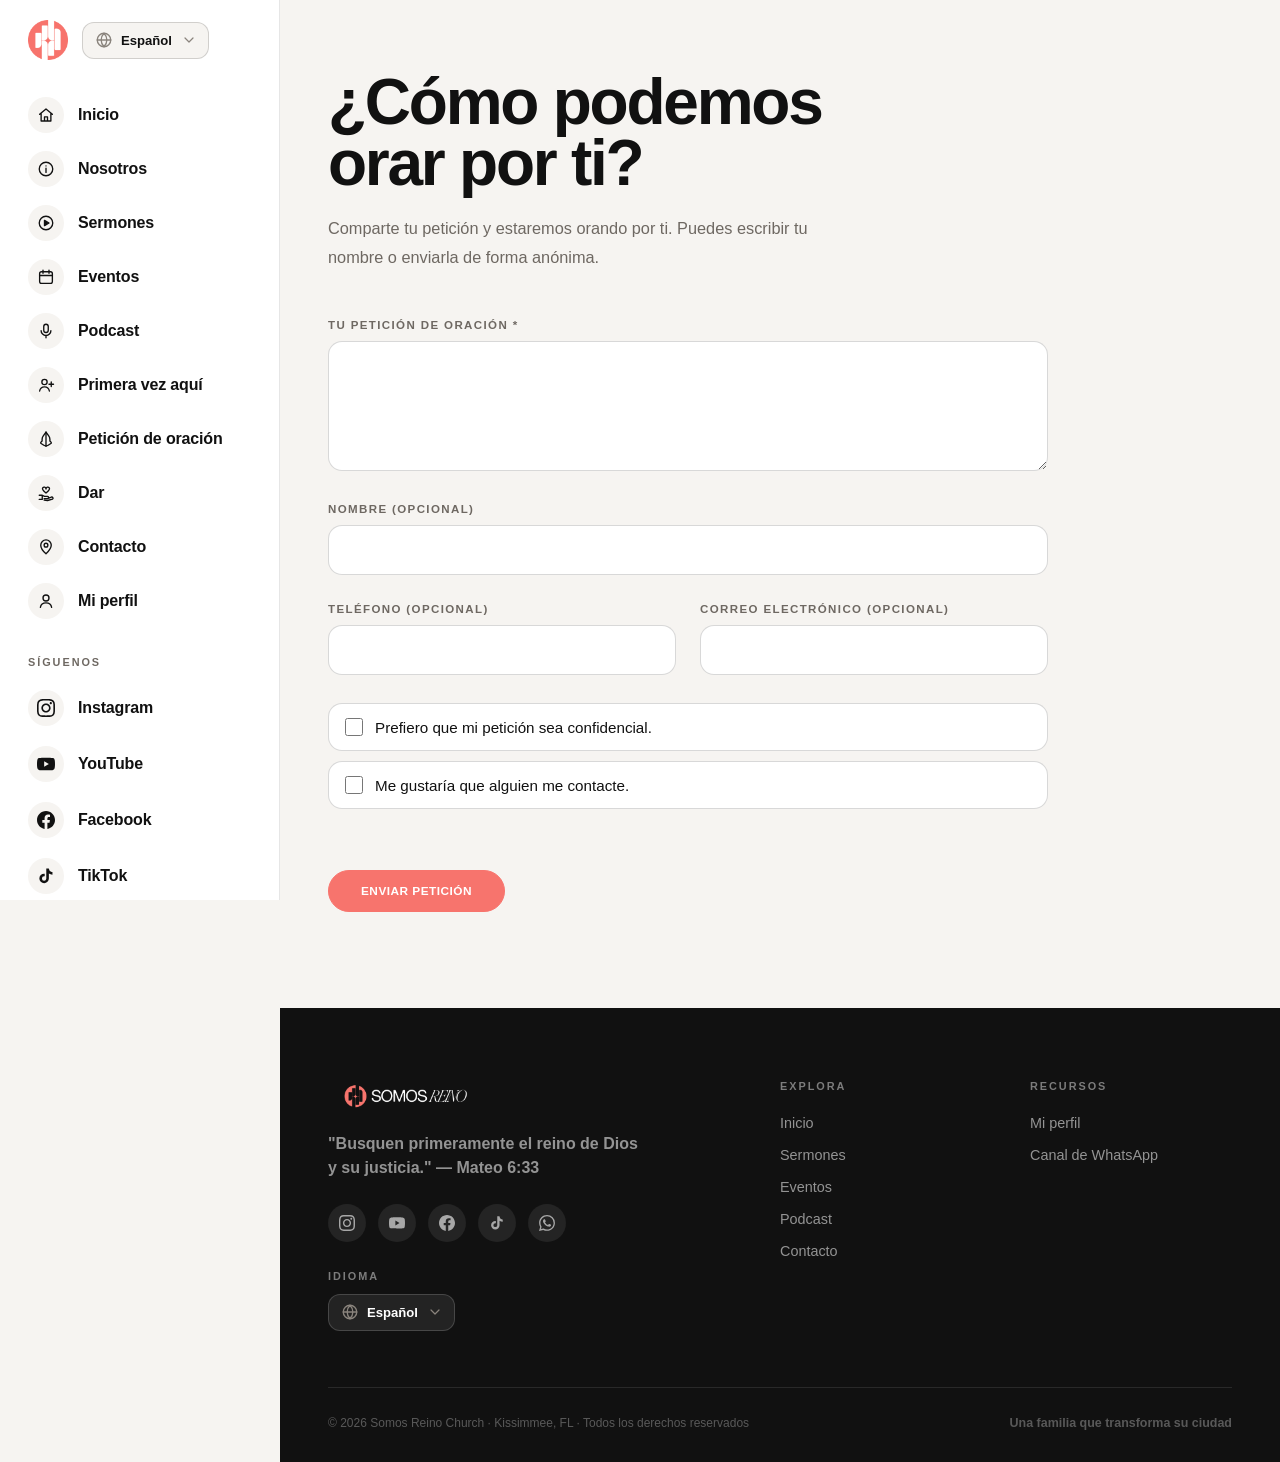
<file: prayer.html>
<!DOCTYPE html>
<html lang="es">
<head>
  <meta charset="UTF-8" />
  <meta name="viewport" content="width=device-width, initial-scale=1.0" />
  <title>Petición de oración — Somos Reino Church, Kissimmee, FL</title>
  <meta name="description" content="Comparte tu petición de oración con Somos Reino, iglesia en Kissimmee, FL. Nuestro equipo la recibirá con cuidado y estaremos orando por ti." />
  <link rel="stylesheet" href="/motion.css" />
  <script src="/motion.js"></script>
  <meta name="color-scheme" content="light dark" />
  <meta name="theme-color" content="#FFFFFF" media="(prefers-color-scheme: light)" />
  <meta name="theme-color" content="#181614" media="(prefers-color-scheme: dark)" />
  <link rel="canonical" href="https://somosreino.org/prayer" />
  <meta property="og:type" content="website" />
  <meta property="og:site_name" content="Somos Reino Church" />
  <meta property="og:title" content="Petición de oración — Somos Reino Church, Kissimmee, FL" />
  <meta property="og:description" content="Comparte tu petición de oración con Somos Reino, iglesia en Kissimmee, FL. Nuestro equipo la recibirá con cuidado y estaremos orando por ti." />
  <meta property="og:url" content="https://somosreino.org/prayer" />
  <meta property="og:locale" content="es_US" />
  <meta property="og:locale:alternate" content="en_US" />
  <meta property="og:image" content="https://somosreino.org/og-image.jpg" />
  <meta property="og:image:width" content="1200" />
  <meta property="og:image:height" content="630" />
  <meta property="og:image:alt" content="Alabanza en Somos Reino" />
  <meta name="twitter:card" content="summary_large_image" />
  <meta name="twitter:title" content="Petición de oración — Somos Reino Church, Kissimmee, FL" />
  <meta name="twitter:description" content="Comparte tu petición de oración con Somos Reino, iglesia en Kissimmee, FL. Nuestro equipo la recibirá con cuidado y estaremos orando por ti." />
  <meta name="twitter:image" content="https://somosreino.org/og-image.jpg" />
  <link rel="icon" href="https://somosreino.org/favicon.ico" sizes="any" />
  <link rel="icon" type="image/png" sizes="16x16" href="https://somosreino.org/favicon-16x16.png" />
  <link rel="icon" type="image/png" sizes="32x32" href="https://somosreino.org/favicon-32x32.png" />
  <link rel="icon" type="image/png" sizes="192x192" href="https://somosreino.org/icon-192.png" />
  <link rel="apple-touch-icon" sizes="180x180" href="https://somosreino.org/apple-touch-icon.png" />

  <style>
    *, *::before, *::after { margin: 0; padding: 0; box-sizing: border-box; }

    :root {
      --font: "Helvetica Neue", Helvetica, Arial, sans-serif;
      --surface:    #FFFFFF;
      --ink:        #111111;
      --ink-faint:  rgba(17,17,17,0.28);
      --black:      #111111;
      --near-black: #1A1816;
      --white:      #FFFFFF;
      --cream:      #F6F4F1;
      --gray-100:   #ECE9E4;
      --line:       rgba(17,17,17,0.1);
      --rule:       rgba(17,17,17,0.16);
      --orange:     #F7746D;
      --text:       #171412;
      --muted:      #6E6862;
      --label:      var(--muted);
      --label-dark: rgba(255,255,255,0.45);
      /* Coral is the action color: buttons, links, hover and selected states */
      --action:     var(--orange);
      --ease:       cubic-bezier(0.16, 1, 0.3, 1);
      --ease-back:  cubic-bezier(0.34, 1.4, 0.64, 1);
      --header-h:   72px;
      --orange-dark:#C05A55;
      --action-dark: var(--orange-dark);
    }

    /* ── DARK MODE ── follows the device setting (prefers-color-scheme) */
    :root { color-scheme: light dark; }
    @media (prefers-color-scheme: dark) {
      :root {
        --surface:    #221F1C;
        --cream:      #181614;
        --gray-100:   #2E2A26;
        --ink:        #F3EFEA;
        --ink-faint:  rgba(255,255,255,0.28);
        --text:       #F3EFEA;
        --muted:      #ABA59E;
        --line:       rgba(255,255,255,0.12);
        --rule:       rgba(255,255,255,0.18);
      }
    }

    @media (prefers-reduced-motion: no-preference) { html { scroll-behavior: smooth; } }

    body {
      font-family: var(--font);
      background: var(--cream);
      color: var(--text);
      overflow-x: hidden;
    }

    a:focus-visible, button:focus-visible {
      outline: 2px solid var(--action);
      outline-offset: 3px;
    }
    .skip-link {
      position: fixed; top: 8px; left: 8px; z-index: 1000;
      padding: 12px 18px; border-radius: 8px;
      background: var(--black); color: var(--white);
      font: 700 0.85rem var(--font); text-decoration: none;
      transform: translateY(-200%);
    }
    .skip-link:focus { transform: none; }

    .container { max-width: 1200px; margin: 0 auto; padding: 0 48px; }

    /* ── HEADER ── white, logo mark left, profile right ── */
    header.site-header {
      position: sticky; top: 0; z-index: 200;
      background: var(--surface);
    }
    .site-header .container {
      display: flex; align-items: center; justify-content: space-between;
      gap: 32px;
      min-height: var(--header-h);
    }
    .nav-logo { display: block; text-decoration: none; }
    .nav-logo img { display: block; width: 40px; height: 40px; }

    .nav-links {
      list-style: none; display: flex; gap: 32px;
      position: absolute; left: 50%; transform: translateX(-50%);
    }
    .nav-links a {
      font-family: var(--font);
      font-size: 0.72rem; font-weight: 700; letter-spacing: 0.1em; text-transform: uppercase;
      color: var(--muted); text-decoration: none;
      transition: color 0.3s;
    }
    .nav-links a:hover, .nav-links a[aria-current="page"] { color: var(--ink); }

    .nav-right { display: flex; align-items: center; gap: 16px; }
    .nav-btn {
      font-family: var(--font);
      font-size: 0.75rem; letter-spacing: 0.04em; font-weight: 700; text-transform: uppercase;
      color: var(--white); background: var(--action);
      padding: 12px 26px; border-radius: 100px; text-decoration: none;
      transition: transform 0.3s var(--ease-back), box-shadow 0.3s ease;
    }
    @media (hover: hover) { .nav-btn:hover { transform: translateY(-2px); box-shadow: 0 8px 20px rgba(247,116,109,0.35); } }

    .nav-profile {
      display: grid; place-items: center;
      width: 40px; height: 40px;
      color: var(--ink);
      transition: color 0.3s ease, transform 0.3s var(--ease-back);
    }
    .nav-profile svg { width: 26px; height: 26px; }
    @media (hover: hover) { .nav-profile:hover { color: var(--action); transform: translateY(-1px); } }

    /* Mobile tab bar — same as the home page */
    .nav-tabs { display: none; }
    @media (max-width: 900px) {
      .container { padding: 0 24px; }
      .site-header .container { min-height: 60px; }
      .nav-links, .nav-btn { display: none; }
      .nav-logo img { width: 36px; height: 36px; }
      .nav-tabs {
        display: flex; overflow-x: auto; overscroll-behavior-x: contain; -webkit-overflow-scrolling: touch; scroll-snap-type: x proximity; scrollbar-width: none;
        background: var(--surface);
      }
      .nav-tabs::-webkit-scrollbar { display: none; }
      .nav-tabs a {
        flex: 0 0 76px; scroll-snap-align: start;
        position: relative;
        display: flex; flex-direction: column; align-items: center; gap: 4px;
        min-height: 56px; padding: 9px 2px 8px;
        color: var(--ink);
        font: 600 0.64rem/1.1 var(--font); letter-spacing: 0.03em;
        text-decoration: none;
        -webkit-tap-highlight-color: transparent;
        transition: color 0.3s ease, transform 0.3s var(--ease-back);
      }
      .nav-tabs svg { width: 22px; height: 22px; transition: transform 0.4s var(--ease-back); }
      .nav-tabs a::after {
        content: ''; position: absolute; top: -1px; left: 30%; right: 30%;
        height: 2px; border-radius: 2px; background: var(--action);
        transform: scaleX(0); transition: transform 0.4s var(--ease);
      }
      .nav-tabs a[aria-current="true"] { color: var(--action); }
      .nav-tabs a[aria-current="true"]::after { transform: scaleX(1); }
      .nav-tabs a[aria-current="true"] svg { transform: translateY(-1px) scale(1.08); }
      .nav-tabs a:active { transform: scale(0.94); }
    }

    /* ── GIVE ── */
    /* ── NEW GUEST PAGE ── */
    main { padding: 72px 0 96px; }
    .welcome { max-width: 720px; }
    .intro { font-size: 1.02rem; line-height: 1.75; color: var(--muted); max-width: 520px; margin: 20px 0 48px; text-wrap: pretty; }
    @keyframes rise { from { opacity: 0; transform: translate3d(0, 40px, 0) scale(0.985); } to { opacity: 1; transform: none; } }
    .rise { opacity: 0; animation: rise 1.1s var(--ease) forwards; }
    .rise-2 { animation-delay: 0.12s; }
    .rise-3 { animation-delay: 0.24s; }
    @media (prefers-reduced-motion: reduce) { .rise { animation: none; opacity: 1; } }

    .field { margin-bottom: 28px; }
    .row { display: grid; grid-template-columns: 1fr 1fr; gap: 24px; }
    .welcome label {
      display: block; margin-bottom: 10px;
      font-size: 0.72rem; font-weight: 700; letter-spacing: 0.12em; text-transform: uppercase; color: var(--muted);
    }
    .welcome input:not([type="checkbox"]), .welcome select, .welcome textarea {
      width: 100%; font: inherit; font-size: 1rem; color: var(--ink);
      padding: 15px 16px; border: 1px solid var(--rule); border-radius: 14px;
      background: var(--surface); transition: border-color 0.3s ease;
    }
    .welcome select {
      appearance: none; -webkit-appearance: none; padding-right: 46px;
      background-image: url("data:image/svg+xml,%3Csvg xmlns='http://www.w3.org/2000/svg' width='20' height='20' viewBox='0 0 24 24' fill='none' stroke='%238a847d' stroke-width='1.8' stroke-linecap='round' stroke-linejoin='round'%3E%3Cpath d='m6 9 6 6 6-6'/%3E%3C/svg%3E");
      background-repeat: no-repeat; background-position: right 14px center;
    }
    @media (hover: hover) { .welcome input:not([type="checkbox"]):hover, .welcome select:hover, .welcome textarea:hover { border-color: var(--ink-faint); } }
    .welcome input:focus-visible, .welcome select:focus-visible, .welcome textarea:focus-visible { outline: none; border-color: var(--action); box-shadow: 0 0 0 3px rgba(247,116,109,0.2); }
    .welcome textarea { min-height: 130px; resize: vertical; line-height: 1.6; }
    .checks { display: grid; grid-template-columns: 1fr 1fr; gap: 10px; }
    .welcome label.check {
      display: flex; align-items: center; gap: 12px; margin: 0; padding: 14px 16px; cursor: pointer;
      font-size: 0.95rem; font-weight: 500; letter-spacing: 0; text-transform: none; color: var(--ink);
      border: 1px solid var(--rule); border-radius: 14px; background: var(--surface);
      transition: border-color 0.3s ease;
    }
    .welcome label.check:has(input:checked) { border-color: var(--action); }
    .welcome label.check input { width: 18px; height: 18px; flex-shrink: 0; margin: 0; accent-color: var(--action); }
    .checks.one { grid-template-columns: 1fr; }
    .hp { position: absolute; left: -9999px; height: 0; overflow: hidden; }
    .error { color: #B3261E; font-size: 0.9rem; margin-bottom: 16px; min-height: 1.2em; }
    @media (prefers-color-scheme: dark) { .error { color: #FF8A80; } }
    .submit {
      font-family: var(--font); font-size: 0.74rem; font-weight: 700; letter-spacing: 0.04em; text-transform: uppercase;
      color: #fff; background: var(--action); border: 1px solid var(--action); border-radius: 100px;
      padding: 13px 32px; cursor: pointer;
      transition: transform 0.3s var(--ease-back), background 0.25s ease, box-shadow 0.3s ease;
    }
    @media (hover: hover) { .submit:hover:not(:disabled) { background: var(--action-dark); border-color: var(--action-dark); transform: translateY(-2px); box-shadow: 0 12px 28px rgba(247,116,109,0.4); } }
    .submit:focus-visible { outline: 2px solid var(--action); outline-offset: 3px; }
    .submit:disabled { opacity: 0.6; cursor: default; }
    .thanks { display: none; padding-top: 8px; }
    .thanks h2 { font-size: clamp(1.8rem, 4vw, 2.6rem); font-weight: 700; letter-spacing: -0.03em; line-height: 1; color: var(--ink); margin-bottom: 16px; }
    .thanks p { font-size: 1.02rem; line-height: 1.75; color: var(--muted); max-width: 480px; }
    @media (max-width: 900px) { main { padding: 40px 0 64px; } }
    @media (max-width: 600px) { .row { grid-template-columns: 1fr; gap: 0; } .checks { grid-template-columns: 1fr; } }
    h1.display {
      font-family: var(--font);
      font-size: clamp(2.4rem, 5vw, 4rem);
      font-weight: 700; letter-spacing: -0.035em; line-height: 0.95;
      color: var(--ink);
      text-wrap: balance;
    }
    h1.display .reg { font-weight: 700; }

    /* ── FOOTER ── */
    footer { background: var(--black); padding: 72px 0 32px; }
    .footer-top { display: grid; grid-template-columns: 2fr 1fr 1fr; gap: 48px; margin-bottom: 56px; }
    .footer-brand img { display: block; height: 32px; width: auto; }
    .footer-tagline {
      font-family: var(--font); font-weight: 600; font-size: 1rem;
      color: rgba(255,255,255,0.55); margin: 20px 0 24px; line-height: 1.5;
    }
    .footer-col-title {
      font-family: var(--font); font-size: 0.68rem; letter-spacing: 0.18em;
      text-transform: uppercase; font-weight: 700; color: var(--label-dark);
      margin-bottom: 22px; display: block;
    }
    .footer-links { list-style: none; display: flex; flex-direction: column; gap: 14px; }
    .footer-links a { font-size: 0.9rem; font-weight: 500; color: rgba(255,255,255,0.55); text-decoration: none; transition: color 0.3s; }
    .footer-links a:hover { color: var(--white); }
    .footer-social { display: flex; gap: 12px; }
    .social-link {
      display: flex; align-items: center; justify-content: center;
      width: 38px; height: 38px; border-radius: 50%;
      background: rgba(255,255,255,0.08); color: rgba(255,255,255,0.6);
      text-decoration: none; transition: background 0.3s, color 0.3s, transform 0.2s;
    }
    .social-link:hover { background: var(--action); color: var(--white); transform: translateY(-2px); }
    .footer-lang { margin-top: 28px; }
    .footer-lang .footer-col-title { margin-bottom: 12px; }
    .lang-toggle {
      display: inline-flex; align-items: center; gap: 2px; padding: 3px;
      background: rgba(255,255,255,0.08); border: 1px solid rgba(255,255,255,0.16); border-radius: 100px;
    }
    .lang-option {
      font-family: var(--font); font-size: 0.66rem; font-weight: 700; letter-spacing: 0.04em;
      color: rgba(255,255,255,0.55); background: none; border: none;
      padding: 6px 12px; border-radius: 100px; cursor: pointer;
      transition: background 0.25s ease, color 0.25s ease;
    }
    .lang-option.active { background: var(--action); color: var(--white); }
    .lang-option:not(.active):hover { color: var(--white); }
    .footer-bottom {
      border-top: 1px solid rgba(255,255,255,0.1); padding-top: 28px;
      display: flex; justify-content: space-between; align-items: center; flex-wrap: wrap; gap: 12px;
    }
    .footer-copy { font-size: 0.75rem; color: rgba(255,255,255,0.3); font-weight: 500; }
    .footer-verse { font-family: var(--font); font-weight: 700; font-size: 0.78rem; color: rgba(255,255,255,0.3); }
    @media (max-width: 900px) {
      .footer-top { grid-template-columns: 1fr 1fr; gap: 32px 20px; }
      .footer-top > :first-child { grid-column: 1 / -1; }
      .footer-bottom { flex-direction: column; text-align: center; gap: 8px; }
    }

    /* ── HAMBURGER MENU (left of the logo) ── */
    .nav-left { display: flex; align-items: center; gap: 8px; }
    .nav-menu-btn {
      display: flex; flex-direction: column; justify-content: center; align-items: center; gap: 5px;
      width: 40px; height: 40px; padding: 0;
      background: none; border: 0; cursor: pointer;
      color: var(--ink);
      transition: color 0.3s ease;
    }
    .nav-menu-btn span {
      display: block; width: 22px; height: 2px; border-radius: 2px;
      background: currentColor;
      transition: transform 0.35s var(--ease), opacity 0.2s ease;
    }
    .nav-menu-btn[aria-expanded="true"] span:nth-child(1) { transform: translateY(7px) rotate(45deg); }
    .nav-menu-btn[aria-expanded="true"] span:nth-child(2) { opacity: 0; }
    .nav-menu-btn[aria-expanded="true"] span:nth-child(3) { transform: translateY(-7px) rotate(-45deg); }
    @media (hover: hover) { .nav-menu-btn:hover { color: var(--action); } }
    @media (max-width: 900px) {
      .nav-menu-btn, body.hero-light #nav:not(.scrolled) .nav-menu-btn { color: var(--ink); }
    }

    .menu-backdrop {
      position: fixed; inset: 0; z-index: 290;
      background: rgba(17,17,17,0.45);
      opacity: 0; visibility: hidden;
      transition: opacity 0.35s ease, visibility 0s linear 0.35s;
    }
    .menu-panel {
      position: fixed; top: 0; bottom: 0; left: 0; z-index: 300;
      width: min(86vw, 340px);
      display: flex; flex-direction: column;
      padding: 20px 28px 28px;
      background: var(--surface); color: var(--ink);
      transform: translate3d(-100%, 0, 0); visibility: hidden;
      transition: transform 0.5s var(--ease), visibility 0s linear 0.5s;
      overflow-y: auto; overscroll-behavior: contain;
    }
    body.menu-open { overflow: hidden; }
    body.menu-open .menu-backdrop { opacity: 1; visibility: visible; transition-delay: 0s; }
    body.menu-open .menu-panel { transform: none; visibility: visible; transition-delay: 0s; }
    .menu-head { display: flex; align-items: center; justify-content: space-between; margin-bottom: 28px; }
    .menu-head img { display: block; width: 40px; height: 40px; }
    .menu-head .lang-select { margin: 0 auto 0 14px; }
    .lang-select {
      appearance: none; -webkit-appearance: none;
      font-family: var(--font); font-size: 0.82rem; font-weight: 600; color: var(--ink);
      background-color: var(--cream);
      background-image: url("data:image/svg+xml,%3Csvg xmlns='http://www.w3.org/2000/svg' width='18' height='18' viewBox='0 0 24 24' fill='none' stroke='%238a847d' stroke-width='1.8' stroke-linecap='round' stroke-linejoin='round'%3E%3Ccircle cx='12' cy='12' r='9'/%3E%3Cpath d='M3 12h18M12 3c2.5 2.6 3.8 5.6 3.8 9s-1.3 6.4-3.8 9c-2.5-2.6-3.8-5.6-3.8-9S9.5 5.6 12 3Z'/%3E%3C/svg%3E"), url("data:image/svg+xml,%3Csvg xmlns='http://www.w3.org/2000/svg' width='16' height='16' viewBox='0 0 24 24' fill='none' stroke='%238a847d' stroke-width='1.8' stroke-linecap='round' stroke-linejoin='round'%3E%3Cpath d='m6 9 6 6 6-6'/%3E%3C/svg%3E");
      background-repeat: no-repeat, no-repeat; background-position: 12px center, right 11px center; background-size: 18px, 16px;
      border: 1px solid var(--rule); border-radius: 12px;
      padding: 10px 36px 10px 38px; cursor: pointer;
      transition: border-color 0.25s ease;
    }
    @media (hover: hover) { .lang-select:hover { border-color: var(--ink-faint); } }
    .lang-select:focus-visible { outline: 2px solid var(--action); outline-offset: 2px; }
    footer .lang-select { background-color: rgba(255,255,255,0.08); border-color: rgba(255,255,255,0.16); color: #fff; }
    .menu-close {
      width: 40px; height: 40px; border: 0; background: none; cursor: pointer;
      font-size: 2rem; line-height: 1; color: var(--ink);
    }
    .menu-links { list-style: none; display: flex; flex-direction: column; }
    .menu-links a {
      display: flex; align-items: center; gap: 14px; padding: 9px 0;
      font-size: 1rem; font-weight: 600; letter-spacing: -0.01em;
      color: var(--ink); text-decoration: none;
      transition: color 0.25s ease;
    }
    .menu-links .ico {
      display: grid; place-items: center; flex: none;
      width: 36px; height: 36px; border-radius: 50%;
      background: var(--cream); color: var(--ink);
      transition: background 0.3s ease, color 0.3s ease, transform 0.4s var(--ease-back);
    }
    .menu-links .ico svg { width: 18px; height: 18px; }
    @media (hover: hover) {
      .menu-links a:hover { color: var(--action); }
      .menu-links a:hover .ico { background: var(--action); color: var(--white); transform: translateY(-2px); }
    }
    .menu-foot { margin-top: auto; padding-top: 32px; }
    .menu-label {
      display: block; margin-bottom: 12px;
      font-size: 0.68rem; font-weight: 700; letter-spacing: 0.18em; text-transform: uppercase;
      color: var(--muted);
    }
    .menu-panel .lang-toggle {
      display: inline-flex; align-items: center; gap: 2px; padding: 3px;
      background: var(--cream); border: 1px solid var(--rule); border-radius: 100px;
    }
    .menu-panel .lang-option {
      font-size: 0.72rem; font-weight: 700; letter-spacing: 0.04em;
      color: var(--muted); background: none; border: 0;
      padding: 8px 16px; border-radius: 100px; cursor: pointer;
      transition: background 0.25s ease, color 0.25s ease;
    }
    .menu-panel .lang-option.active { background: var(--ink); color: var(--surface); }
    .menu-panel .lang-option:not(.active):hover { color: var(--ink); }
    @media (prefers-reduced-motion: reduce) {
      .menu-panel, .menu-backdrop { transition-duration: 0.01ms; }
    }

    /* Follow us (inside the menu) */
    .menu-social { margin-top: 28px; }
    .menu-social-list { list-style: none; display: flex; flex-direction: column; }
    .menu-social-list a {
      display: flex; align-items: center; gap: 14px;
      padding: 10px 0; color: var(--ink); text-decoration: none;
      font-size: 1rem; font-weight: 600; letter-spacing: -0.01em;
      transition: color 0.25s ease;
    }
    .menu-social-list .ico {
      display: grid; place-items: center; flex: none;
      width: 36px; height: 36px; border-radius: 50%;
      background: var(--cream); color: var(--ink);
      transition: background 0.3s ease, color 0.3s ease, transform 0.4s var(--ease-back);
    }
    .menu-social-list .ico svg { width: 18px; height: 18px; }
    @media (hover: hover) {
      .menu-social-list a:hover { color: var(--action); }
      .menu-social-list a:hover .ico { background: var(--action); color: var(--white); transform: translateY(-2px); }
    }

    /* Menu entrance: panel glides in, then its contents follow one by one */
    .menu-head, .menu-links li, .menu-social > .menu-label, .menu-social-list li, .menu-foot {
      opacity: 0;
      transform: translate3d(-22px, 0, 0);
      transition: opacity 0.2s ease, transform 0.2s ease;
    }
    body.menu-open .menu-head, body.menu-open .menu-links li, body.menu-open .menu-social > .menu-label,
    body.menu-open .menu-social-list li, body.menu-open .menu-foot {
      opacity: 1;
      transform: none;
      transition: opacity 0.5s ease, transform 0.7s var(--ease);
      transition-delay: calc(0.12s + var(--i, 0) * 0.045s);
    }
    .menu-head { --i: 0; }
    .menu-links li:nth-child(1) { --i: 1; } .menu-links li:nth-child(2) { --i: 2; } .menu-links li:nth-child(3) { --i: 3; }
    .menu-links li:nth-child(4) { --i: 4; } .menu-links li:nth-child(5) { --i: 5; } .menu-links li:nth-child(6) { --i: 6; }
    .menu-links li:nth-child(7) { --i: 7; } .menu-links li:nth-child(8) { --i: 8; } .menu-links li:nth-child(9) { --i: 9; }
    .menu-social > .menu-label { --i: 10; }
    .menu-social-list li:nth-child(1) { --i: 11; } .menu-social-list li:nth-child(2) { --i: 12; }
    .menu-social-list li:nth-child(3) { --i: 13; } .menu-social-list li:nth-child(4) { --i: 14; }
    .menu-social-list li:nth-child(5) { --i: 15; }
    .menu-foot { --i: 16; }
    @media (prefers-reduced-motion: reduce) {
      .menu-head, .menu-links li, .menu-social > .menu-label, .menu-social-list li, .menu-foot {
        opacity: 1; transform: none; transition: none; transition-delay: 0s;
      }
    }
  </style>
  <script type="application/ld+json">
{
  "@context": "https://schema.org",
  "@graph": [
    {
      "@type": "WebPage",
      "@id": "https://somosreino.org/prayer#webpage",
      "url": "https://somosreino.org/prayer",
      "name": "Petición de oración — Somos Reino Church, Kissimmee, FL",
      "description": "Comparte tu petición de oración con Somos Reino, iglesia en Kissimmee, FL. Nuestro equipo la recibirá con cuidado y estaremos orando por ti.",
      "inLanguage": "es",
      "isPartOf": {
        "@id": "https://somosreino.org/#website"
      },
      "about": {
        "@id": "https://somosreino.org/#church"
      }
    },
    {
      "@type": "BreadcrumbList",
      "itemListElement": [
        {
          "@type": "ListItem",
          "position": 1,
          "name": "Inicio",
          "item": "https://somosreino.org/"
        },
        {
          "@type": "ListItem",
          "position": 2,
          "name": "Petición de oración",
          "item": "https://somosreino.org/prayer"
        }
      ]
    }
  ]
}
  </script>
</head>
<body>
  <a class="skip-link" href="#main" data-en="Skip to content">Saltar al contenido</a>

  <header class="site-header">
    <div class="container">
      <div class="nav-left">
        <button type="button" class="nav-menu-btn" id="menu-btn" aria-label="Menú" data-en-label="Menu" aria-controls="menu-panel" aria-expanded="false"><span></span><span></span><span></span></button>
        <a href="https://somosreino.org/" class="nav-logo"><img src="/logo-mark.png" alt="Somos Reino" width="40" height="40" /></a>
      </div>
      <ul class="nav-links">
        <li><a href="https://somosreino.org/about" data-en="About us">Nosotros</a></li>
        <li><a href="https://somosreino.org/sermons" data-en="Sermons">Sermones</a></li>
        <li><a href="https://somosreino.org/events" data-en="Events">Eventos</a></li>
        <li><a href="https://somosreino.org/#esencial">Podcast</a></li>
        <li><a href="https://somosreino.org/prayer" aria-current="page" data-en="Prayer request">Petición de oración</a></li>
        <li><a href="https://somosreino.org/#contacto" data-en="Contact">Contacto</a></li>
      </ul>
      <div class="nav-right">
        <a href="https://somosreino.org/give" class="nav-btn" data-en="Give">Dar</a>
        <a href="https://somosreino.churchtrac.com/sign-in" class="nav-profile" target="_blank" rel="noopener" aria-label="Mi perfil" data-en-label="My profile"><svg viewBox="0 0 24 24" fill="none" stroke="currentColor" stroke-width="1.8" stroke-linecap="round" stroke-linejoin="round" aria-hidden="true"><circle cx="12" cy="8" r="4"/><path d="M4.5 20.5c.6-3.7 3.7-6 7.5-6s6.9 2.3 7.5 6"/></svg></a>
      </div>
    </div>
    <!-- Mobile tab bar — same as the home page -->
    <div class="nav-tabs" role="navigation" aria-label="Secciones" data-en-label="Sections">
      <a href="https://somosreino.org/"><svg viewBox="0 0 24 24" fill="none" stroke="currentColor" stroke-width="1.8" stroke-linecap="round" stroke-linejoin="round" aria-hidden="true"><path d="M3.5 11 12 4l8.5 7M5.5 9.5V20h13V9.5M10 20v-5.5h4V20"/></svg><span data-en="Home">Inicio</span></a>
      <a href="https://somosreino.org/give"><svg viewBox="0 0 24 24" fill="none" stroke="currentColor" stroke-width="1.8" stroke-linecap="round" stroke-linejoin="round" aria-hidden="true"><path d="M12 9.6C12 7.3 9 6.2 7.6 8.2 6.3 10 7.7 11.6 12 15c4.3-3.4 5.7-5 4.4-6.8C15 6.2 12 7.3 12 9.6Z" transform="translate(0 -3)"/><path d="M3 15h4l3 1.5h4a1.5 1.5 0 0 1 0 3H9.5M7 15v5.5H3M14 19.5l5-2a1.6 1.6 0 0 1 1.7 2.7L14 22l-4.5-.5"/></svg><span data-en="Give">Dar</span></a>
      <a href="https://somosreino.org/about"><svg viewBox="0 0 24 24" fill="none" stroke="currentColor" stroke-width="1.8" stroke-linecap="round" stroke-linejoin="round" aria-hidden="true"><circle cx="12" cy="12" r="9"/><path d="M12 11v5.5M12 7.8v.1"/></svg><span data-en="About us">Nosotros</span></a>
      <a href="https://somosreino.org/sermons"><svg viewBox="0 0 24 24" fill="none" stroke="currentColor" stroke-width="1.8" stroke-linecap="round" stroke-linejoin="round" aria-hidden="true"><circle cx="12" cy="12" r="9"/><path d="M10 8.5v7l6-3.5-6-3.5Z" fill="currentColor"/></svg><span data-en="Sermons">Sermones</span></a>
      <a href="https://somosreino.org/events"><svg viewBox="0 0 24 24" fill="none" stroke="currentColor" stroke-width="1.8" stroke-linecap="round" stroke-linejoin="round" aria-hidden="true"><rect x="3.5" y="5" width="17" height="15.5" rx="2.5"/><path d="M3.5 10h17M8 3v4M16 3v4"/></svg><span data-en="Events">Eventos</span></a>
      <a href="https://somosreino.org/#esencial"><svg viewBox="0 0 24 24" fill="none" stroke="currentColor" stroke-width="1.8" stroke-linecap="round" stroke-linejoin="round" aria-hidden="true"><rect x="9" y="3" width="6" height="11" rx="3"/><path d="M5.5 11.5a6.5 6.5 0 0 0 13 0M12 18v3"/></svg><span>Podcast</span></a>
      <a href="https://somosreino.org/prayer" aria-current="true"><svg viewBox="0 0 24 24" fill="none" stroke="currentColor" stroke-width="1.8" stroke-linecap="round" stroke-linejoin="round" aria-hidden="true"><path d="M12 3 8.6 7.6C7.4 9.2 6.8 10.4 6.8 12.2v2.4l-1.5 1.6c-.5.6-.4 1.4.2 1.8l3.6 2.4c1.1.7 1.9.9 2.9.9"/><path d="M12 3l3.4 4.6c1.2 1.6 1.8 2.8 1.8 4.6v2.4l1.5 1.6c.5.6.4 1.4-.2 1.8l-3.6 2.4c-1.1.7-1.9.9-2.9.9"/><path d="M12 3v18"/></svg><span data-en="Prayer">Oración</span></a>
    </div>
  </header>


  <!-- ── MENU PANEL ── -->
  <div class="menu-backdrop" id="menu-backdrop"></div>
  <aside class="menu-panel" id="menu-panel" aria-label="Menú" data-en-label="Menu">
    <div class="menu-head">
      <a href="https://somosreino.org/"><img src="/logo-mark.png" alt="Somos Reino" width="40" height="40" /></a>
      <select class="lang-select" aria-label="Idioma / Language" data-lang-select>
        <option value="es">Español</option>
        <option value="en">English</option>
      </select>
      <button type="button" class="menu-close" id="menu-close" aria-label="Cerrar menú" data-en-label="Close menu">&times;</button>
    </div>
    <ul class="menu-links">
      <li><a href="https://somosreino.org/"><span class="ico"><svg aria-hidden="true" viewBox="0 0 24 24" fill="none" stroke="currentColor" stroke-width="1.8" stroke-linecap="round" stroke-linejoin="round"><path d="M3.5 11 12 4l8.5 7M5.5 9.5V20h13V9.5M10 20v-5.5h4V20"/></svg></span><span data-en="Home">Inicio</span></a></li>
      <li><a href="https://somosreino.org/about"><span class="ico"><svg aria-hidden="true" viewBox="0 0 24 24" fill="none" stroke="currentColor" stroke-width="1.8" stroke-linecap="round" stroke-linejoin="round"><circle cx="12" cy="12" r="9"/><path d="M12 11v5.5M12 7.8v.1"/></svg></span><span data-en="About us">Nosotros</span></a></li>
      <li><a href="https://somosreino.org/sermons"><span class="ico"><svg aria-hidden="true" viewBox="0 0 24 24" fill="none" stroke="currentColor" stroke-width="1.8" stroke-linecap="round" stroke-linejoin="round"><circle cx="12" cy="12" r="9"/><path d="M10 8.5v7l6-3.5-6-3.5Z" fill="currentColor"/></svg></span><span data-en="Sermons">Sermones</span></a></li>
      <li><a href="https://somosreino.org/events"><span class="ico"><svg aria-hidden="true" viewBox="0 0 24 24" fill="none" stroke="currentColor" stroke-width="1.8" stroke-linecap="round" stroke-linejoin="round"><rect x="3.5" y="5" width="17" height="15.5" rx="2.5"/><path d="M3.5 10h17M8 3v4M16 3v4"/></svg></span><span data-en="Events">Eventos</span></a></li>
      <li><a href="https://somosreino.org/#esencial"><span class="ico"><svg aria-hidden="true" viewBox="0 0 24 24" fill="none" stroke="currentColor" stroke-width="1.8" stroke-linecap="round" stroke-linejoin="round"><rect x="9" y="3" width="6" height="11" rx="3"/><path d="M5.5 11.5a6.5 6.5 0 0 0 13 0M12 18v3"/></svg></span><span>Podcast</span></a></li>
      <li><a href="https://somosreino.org/welcome"><span class="ico"><svg aria-hidden="true" viewBox="0 0 24 24" fill="none" stroke="currentColor" stroke-width="1.8" stroke-linecap="round" stroke-linejoin="round"><circle cx="10" cy="8" r="3.5"/><path d="M3.5 20c.6-3.4 3.2-5.5 6.5-5.5s5.9 2.1 6.5 5.5M19 8v6M16 11h6"/></svg></span><span data-en="New Here">Primera vez aquí</span></a></li>
      <li><a href="https://somosreino.org/prayer"><span class="ico"><svg aria-hidden="true" viewBox="0 0 24 24" fill="none" stroke="currentColor" stroke-width="1.8" stroke-linecap="round" stroke-linejoin="round"><path d="M12 3 8.6 7.6C7.4 9.2 6.8 10.4 6.8 12.2v2.4l-1.5 1.6c-.5.6-.4 1.4.2 1.8l3.6 2.4c1.1.7 1.9.9 2.9.9"/><path d="M12 3l3.4 4.6c1.2 1.6 1.8 2.8 1.8 4.6v2.4l1.5 1.6c.5.6.4 1.4-.2 1.8l-3.6 2.4c-1.1.7-1.9.9-2.9.9"/><path d="M12 3v18"/></svg></span><span data-en="Prayer request">Petición de oración</span></a></li>
      <li><a href="https://somosreino.org/give"><span class="ico"><svg aria-hidden="true" viewBox="0 0 24 24" fill="none" stroke="currentColor" stroke-width="1.8" stroke-linecap="round" stroke-linejoin="round"><path d="M12 9.6C12 7.3 9 6.2 7.6 8.2 6.3 10 7.7 11.6 12 15c4.3-3.4 5.7-5 4.4-6.8C15 6.2 12 7.3 12 9.6Z" transform="translate(0 -3)"/><path d="M3 15h4l3 1.5h4a1.5 1.5 0 0 1 0 3H9.5M7 15v5.5H3M14 19.5l5-2a1.6 1.6 0 0 1 1.7 2.7L14 22l-4.5-.5"/></svg></span><span data-en="Give">Dar</span></a></li>
      <li><a href="https://somosreino.org/#contacto"><span class="ico"><svg aria-hidden="true" viewBox="0 0 24 24" fill="none" stroke="currentColor" stroke-width="1.8" stroke-linecap="round" stroke-linejoin="round"><path d="M12 21s7-6.2 7-11.5A7 7 0 0 0 5 9.5C5 14.8 12 21 12 21Z"/><circle cx="12" cy="9.5" r="2.5"/></svg></span><span data-en="Contact">Contacto</span></a></li>
      <li><a href="https://somosreino.churchtrac.com/sign-in" target="_blank" rel="noopener"><span class="ico"><svg aria-hidden="true" viewBox="0 0 24 24" fill="none" stroke="currentColor" stroke-width="1.8" stroke-linecap="round" stroke-linejoin="round"><circle cx="12" cy="8" r="4"/><path d="M4.5 20.5c.6-3.7 3.7-6 7.5-6s6.9 2.3 7.5 6"/></svg></span><span data-en="My profile">Mi perfil</span></a></li>
    </ul>
    <div class="menu-social">
      <span class="menu-label" data-en="Follow us">Síguenos</span>
      <ul class="menu-social-list">
      <li><a href="https://www.instagram.com/somosreinofl?igsh=MWx5dWt4NzJmY3Z5cg%3D%3D&utm_source=qr" target="_blank" rel="noopener"><span class="ico"><svg aria-hidden="true" xmlns="http://www.w3.org/2000/svg" viewBox="0 0 24 24" fill="currentColor"><path d="M12 2.163c3.204 0 3.584.012 4.85.07 3.252.148 4.771 1.691 4.919 4.919.058 1.265.069 1.645.069 4.849 0 3.205-.012 3.584-.069 4.849-.149 3.225-1.664 4.771-4.919 4.919-1.266.058-1.644.07-4.85.07-3.204 0-3.584-.012-4.849-.07-3.26-.149-4.771-1.699-4.919-4.92-.058-1.265-.07-1.644-.07-4.849 0-3.204.013-3.583.07-4.849.149-3.227 1.664-4.771 4.919-4.919 1.266-.057 1.645-.069 4.849-.069zm0-2.163c-3.259 0-3.667.014-4.947.072-4.358.2-6.78 2.618-6.98 6.98-.059 1.281-.073 1.689-.073 4.948 0 3.259.014 3.668.072 4.948.2 4.358 2.618 6.78 6.98 6.98 1.281.058 1.689.072 4.948.072 3.259 0 3.668-.014 4.948-.072 4.354-.2 6.782-2.618 6.979-6.98.059-1.28.073-1.689.073-4.948 0-3.259-.014-3.667-.072-4.947-.196-4.354-2.617-6.78-6.979-6.98-1.281-.059-1.69-.073-4.949-.073zm0 5.838c-3.403 0-6.162 2.759-6.162 6.162s2.759 6.163 6.162 6.163 6.162-2.759 6.162-6.163c0-3.403-2.759-6.162-6.162-6.162zm0 10.162c-2.209 0-4-1.79-4-4 0-2.209 1.791-4 4-4s4 1.791 4 4c0 2.21-1.791 4-4 4zm6.406-11.845c-.796 0-1.441.645-1.441 1.44s.645 1.44 1.441 1.44c.795 0 1.439-.645 1.439-1.44s-.644-1.44-1.439-1.44z"/></svg></span><span>Instagram</span></a></li>
      <li><a href="https://youtube.com/@somosreinofl?si=o2pavfWMVryrC4az" target="_blank" rel="noopener"><span class="ico"><svg aria-hidden="true" xmlns="http://www.w3.org/2000/svg" viewBox="0 0 24 24" fill="currentColor"><path d="M23.498 6.186a3.016 3.016 0 00-2.122-2.136C19.505 3.545 12 3.545 12 3.545s-7.505 0-9.377.505A3.017 3.017 0 00.502 6.186C0 8.07 0 12 0 12s0 3.93.502 5.814a3.016 3.016 0 002.122 2.136c1.871.505 9.376.505 9.376.505s7.505 0 9.377-.505a3.015 3.015 0 002.122-2.136C24 15.93 24 12 24 12s0-3.93-.502-5.814zM9.545 15.568V8.432L15.818 12l-6.273 3.568z"/></svg></span><span>YouTube</span></a></li>
      <li><a href="https://www.facebook.com/share/1CkYP7Dpob/?mibextid=wwXIfr" target="_blank" rel="noopener"><span class="ico"><svg aria-hidden="true" xmlns="http://www.w3.org/2000/svg" viewBox="0 0 24 24" fill="currentColor"><path d="M24 12.073c0-6.627-5.373-12-12-12s-12 5.373-12 12c0 5.99 4.388 10.954 10.125 11.854v-8.385H7.078v-3.47h3.047V9.43c0-3.007 1.792-4.669 4.533-4.669 1.312 0 2.686.235 2.686.235v2.953H15.83c-1.491 0-1.956.925-1.956 1.874v2.25h3.328l-.532 3.47h-2.796v8.385C19.612 23.027 24 18.062 24 12.073z"/></svg></span><span>Facebook</span></a></li>
      <li><a href="https://www.tiktok.com/@somosreinofl?_r=1&_t=ZT-95coSNg4ni2" target="_blank" rel="noopener"><span class="ico"><svg aria-hidden="true" xmlns="http://www.w3.org/2000/svg" viewBox="0 0 24 24" fill="currentColor"><path d="M19.59 6.69a4.83 4.83 0 01-3.77-4.25V2h-3.45v13.67a2.89 2.89 0 01-2.88 2.5 2.89 2.89 0 01-2.89-2.89 2.89 2.89 0 012.89-2.89c.28 0 .54.04.79.1V9.01a6.33 6.33 0 00-.79-.05 6.34 6.34 0 00-6.34 6.34 6.34 6.34 0 006.34 6.34 6.34 6.34 0 006.33-6.34V8.69a8.18 8.18 0 004.78 1.52V6.75a4.85 4.85 0 01-1.01-.06z"/></svg></span><span>TikTok</span></a></li>
      <li><a href="https://whatsapp.com/channel/0029VaQlt7T2ZjCpaaXFOK0P" target="_blank" rel="noopener"><span class="ico"><svg aria-hidden="true" xmlns="http://www.w3.org/2000/svg" viewBox="0 0 24 24" fill="currentColor"><path d="M17.472 14.382c-.297-.149-1.758-.867-2.03-.967-.273-.099-.471-.148-.67.15-.197.297-.767.966-.94 1.164-.173.199-.347.223-.644.075-.297-.15-1.255-.463-2.39-1.475-.883-.788-1.48-1.761-1.653-2.059-.173-.297-.018-.458.13-.606.134-.133.298-.347.446-.52.149-.174.198-.298.298-.497.099-.198.05-.371-.025-.52-.075-.149-.669-1.612-.916-2.207-.242-.579-.487-.5-.669-.51-.173-.008-.371-.01-.57-.01-.198 0-.52.074-.792.372-.272.297-1.04 1.016-1.04 2.479 0 1.462 1.065 2.875 1.213 3.074.149.198 2.096 3.2 5.077 4.487.709.306 1.262.489 1.694.625.712.227 1.36.195 1.872.118.571-.085 1.758-.719 2.006-1.413.248-.694.248-1.289.173-1.413-.074-.124-.272-.198-.57-.347m-5.421 7.403h-.004a9.87 9.87 0 01-5.031-1.378l-.361-.214-3.741.982.998-3.648-.235-.374a9.86 9.86 0 01-1.51-5.26c.001-5.45 4.436-9.884 9.888-9.884a9.82 9.82 0 016.988 2.898 9.825 9.825 0 012.893 6.994c-.003 5.45-4.437 9.884-9.885 9.884m8.413-18.297A11.815 11.815 0 0012.05 0C5.495 0 .16 5.335.157 11.892c0 2.096.547 4.142 1.588 5.945L.057 24l6.305-1.654a11.882 11.882 0 005.683 1.448h.005c6.554 0 11.89-5.335 11.893-11.893a11.821 11.821 0 00-3.48-8.413Z"/></svg></span><span>WhatsApp</span></a></li>
      </ul>
    </div>
    <div class="menu-settings">
      <a href="/settings"><span class="ico"><svg aria-hidden="true" viewBox="0 0 24 24" fill="none" stroke="currentColor" stroke-width="1.8" stroke-linecap="round" stroke-linejoin="round"><circle cx="12" cy="12" r="3"/><path d="M19.4 15a1.7 1.7 0 0 0 .3 1.9l.1.1a2 2 0 1 1-2.8 2.8l-.1-.1a1.7 1.7 0 0 0-1.9-.3 1.7 1.7 0 0 0-1 1.5V21a2 2 0 1 1-4 0v-.1a1.7 1.7 0 0 0-1.1-1.5 1.7 1.7 0 0 0-1.9.3l-.1.1a2 2 0 1 1-2.8-2.8l.1-.1a1.7 1.7 0 0 0 .3-1.9 1.7 1.7 0 0 0-1.5-1H3a2 2 0 1 1 0-4h.1a1.7 1.7 0 0 0 1.5-1.1 1.7 1.7 0 0 0-.3-1.9l-.1-.1a2 2 0 1 1 2.8-2.8l.1.1a1.7 1.7 0 0 0 1.9.3H9a1.7 1.7 0 0 0 1-1.5V3a2 2 0 1 1 4 0v.1a1.7 1.7 0 0 0 1 1.5 1.7 1.7 0 0 0 1.9-.3l.1-.1a2 2 0 1 1 2.8 2.8l-.1.1a1.7 1.7 0 0 0-.3 1.9V9a1.7 1.7 0 0 0 1.5 1H21a2 2 0 1 1 0 4h-.1a1.7 1.7 0 0 0-1.5 1Z"/></svg></span><span data-en="Settings">Ajustes</span></a>
    </div>
  </aside>

  <main id="main">
    <div class="container">
      <div class="welcome">
        <h1 class="display rise" data-es="<span class='reg'>¿Cómo podemos</span><br>orar por ti?" data-en="<span class='reg'>How can we</span><br>pray for you?"><span class="reg">¿Cómo podemos</span><br>orar por ti?</h1>
        <p class="intro rise rise-2" data-es="Comparte tu petición y estaremos orando por ti. Puedes escribir tu nombre o enviarla de forma anónima." data-en="Share your request and we'll be praying for you. You can add your name or send it anonymously.">Comparte tu petición y estaremos orando por ti. Puedes escribir tu nombre o enviarla de forma anónima.</p>
        <div class="rise rise-3">
        <form id="form" novalidate>
          <div class="field">
            <label for="message" data-es="Tu petición de oración *" data-en="Your prayer request *">Tu petición de oración *</label>
            <textarea id="message" name="message" maxlength="2000" required></textarea>
          </div>
          <div class="field">
            <label for="name" data-es="Nombre (opcional)" data-en="Name (optional)">Nombre (opcional)</label>
            <input id="name" name="name" autocomplete="name" maxlength="120" />
          </div>
          <div class="row">
            <div class="field">
              <label for="phone" data-es="Teléfono (opcional)" data-en="Phone (optional)">Teléfono (opcional)</label>
              <input id="phone" name="phone" type="tel" autocomplete="tel" maxlength="40" />
            </div>
            <div class="field">
              <label for="email" data-es="Correo electrónico (opcional)" data-en="Email (optional)">Correo electrónico (opcional)</label>
              <input id="email" name="email" type="email" autocomplete="email" maxlength="200" />
            </div>
          </div>
          <div class="field checks one">
            <label class="check"><input type="checkbox" name="confidential" /><span data-es="Prefiero que mi petición sea confidencial." data-en="I'd prefer my request stay confidential.">Prefiero que mi petición sea confidencial.</span></label>
            <label class="check"><input type="checkbox" name="followUp" /><span data-es="Me gustaría que alguien me contacte." data-en="I'd like someone to follow up with me.">Me gustaría que alguien me contacte.</span></label>
          </div>
          <div class="hp" aria-hidden="true"><label>Website <input name="website" tabindex="-1" autocomplete="off" /></label></div>
          <p class="error" id="error" role="alert"></p>
          <button class="submit" id="submit" type="submit" data-es="Enviar petición" data-en="Send request">Enviar petición</button>
        </form>
        <div class="thanks" id="thanks" role="status">
          <h2 data-es="Gracias por compartir" data-en="Thank you for sharing">Gracias por compartir</h2>
          <p data-es="Recibimos tu petición y estaremos orando por ti. Dios te bendiga." data-en="We received your request and we'll be praying for you. God bless you.">Recibimos tu petición y estaremos orando por ti. Dios te bendiga.</p>
        </div>
        </div>
      </div>
    </div>
  </main>

  <footer>
    <div class="container">
      <div class="footer-top">
        <div class="footer-brand">
          <a href="https://somosreino.org/"><img src="/logo.png" alt="Somos Reino" /></a>
          <p class="footer-tagline" data-en="&quot;Seek first the kingdom of God<br>and his righteousness.&quot; — Matthew 6:33">"Busquen primeramente el reino de Dios<br>y su justicia." — Mateo 6:33</p>
          <div class="footer-social">
            <a href="https://www.instagram.com/somosreinofl?igsh=MWx5dWt4NzJmY3Z5cg%3D%3D&utm_source=qr" target="_blank" rel="noopener" class="social-link" aria-label="Instagram"><svg xmlns="http://www.w3.org/2000/svg" width="16" height="16" viewBox="0 0 24 24" fill="currentColor"><path d="M12 2.163c3.204 0 3.584.012 4.85.07 3.252.148 4.771 1.691 4.919 4.919.058 1.265.069 1.645.069 4.849 0 3.205-.012 3.584-.069 4.849-.149 3.225-1.664 4.771-4.919 4.919-1.266.058-1.644.07-4.85.07-3.204 0-3.584-.012-4.849-.07-3.26-.149-4.771-1.699-4.919-4.92-.058-1.265-.07-1.644-.07-4.849 0-3.204.013-3.583.07-4.849.149-3.227 1.664-4.771 4.919-4.919 1.266-.057 1.645-.069 4.849-.069zm0-2.163c-3.259 0-3.667.014-4.947.072-4.358.2-6.78 2.618-6.98 6.98-.059 1.281-.073 1.689-.073 4.948 0 3.259.014 3.668.072 4.948.2 4.358 2.618 6.78 6.98 6.98 1.281.058 1.689.072 4.948.072 3.259 0 3.668-.014 4.948-.072 4.354-.2 6.782-2.618 6.979-6.98.059-1.28.073-1.689.073-4.948 0-3.259-.014-3.667-.072-4.947-.196-4.354-2.617-6.78-6.979-6.98-1.281-.059-1.69-.073-4.949-.073zm0 5.838c-3.403 0-6.162 2.759-6.162 6.162s2.759 6.163 6.162 6.163 6.162-2.759 6.162-6.163c0-3.403-2.759-6.162-6.162-6.162zm0 10.162c-2.209 0-4-1.79-4-4 0-2.209 1.791-4 4-4s4 1.791 4 4c0 2.21-1.791 4-4 4zm6.406-11.845c-.796 0-1.441.645-1.441 1.44s.645 1.44 1.441 1.44c.795 0 1.439-.645 1.439-1.44s-.644-1.44-1.439-1.44z"/></svg></a>
            <a href="https://youtube.com/@somosreinofl?si=o2pavfWMVryrC4az" target="_blank" rel="noopener" class="social-link" aria-label="YouTube"><svg xmlns="http://www.w3.org/2000/svg" width="16" height="16" viewBox="0 0 24 24" fill="currentColor"><path d="M23.498 6.186a3.016 3.016 0 00-2.122-2.136C19.505 3.545 12 3.545 12 3.545s-7.505 0-9.377.505A3.017 3.017 0 00.502 6.186C0 8.07 0 12 0 12s0 3.93.502 5.814a3.016 3.016 0 002.122 2.136c1.871.505 9.376.505 9.376.505s7.505 0 9.377-.505a3.015 3.015 0 002.122-2.136C24 15.93 24 12 24 12s0-3.93-.502-5.814zM9.545 15.568V8.432L15.818 12l-6.273 3.568z"/></svg></a>
            <a href="https://www.facebook.com/share/1CkYP7Dpob/?mibextid=wwXIfr" target="_blank" rel="noopener" class="social-link" aria-label="Facebook"><svg xmlns="http://www.w3.org/2000/svg" width="16" height="16" viewBox="0 0 24 24" fill="currentColor"><path d="M24 12.073c0-6.627-5.373-12-12-12s-12 5.373-12 12c0 5.99 4.388 10.954 10.125 11.854v-8.385H7.078v-3.47h3.047V9.43c0-3.007 1.792-4.669 4.533-4.669 1.312 0 2.686.235 2.686.235v2.953H15.83c-1.491 0-1.956.925-1.956 1.874v2.25h3.328l-.532 3.47h-2.796v8.385C19.612 23.027 24 18.062 24 12.073z"/></svg></a>
            <a href="https://www.tiktok.com/@somosreinofl?_r=1&_t=ZT-95coSNg4ni2" target="_blank" rel="noopener" class="social-link" aria-label="TikTok"><svg xmlns="http://www.w3.org/2000/svg" width="16" height="16" viewBox="0 0 24 24" fill="currentColor"><path d="M19.59 6.69a4.83 4.83 0 01-3.77-4.25V2h-3.45v13.67a2.89 2.89 0 01-2.88 2.5 2.89 2.89 0 01-2.89-2.89 2.89 2.89 0 012.89-2.89c.28 0 .54.04.79.1V9.01a6.33 6.33 0 00-.79-.05 6.34 6.34 0 00-6.34 6.34 6.34 6.34 0 006.34 6.34 6.34 6.34 0 006.33-6.34V8.69a8.18 8.18 0 004.78 1.52V6.75a4.85 4.85 0 01-1.01-.06z"/></svg></a>
            <a href="https://whatsapp.com/channel/0029VaQlt7T2ZjCpaaXFOK0P" target="_blank" rel="noopener" class="social-link" aria-label="Canal de WhatsApp" data-en-label="WhatsApp Channel"><svg xmlns="http://www.w3.org/2000/svg" width="16" height="16" viewBox="0 0 24 24" fill="currentColor"><path d="M17.472 14.382c-.297-.149-1.758-.867-2.03-.967-.273-.099-.471-.148-.67.15-.197.297-.767.966-.94 1.164-.173.199-.347.223-.644.075-.297-.15-1.255-.463-2.39-1.475-.883-.788-1.48-1.761-1.653-2.059-.173-.297-.018-.458.13-.606.134-.133.298-.347.446-.52.149-.174.198-.298.298-.497.099-.198.05-.371-.025-.52-.075-.149-.669-1.612-.916-2.207-.242-.579-.487-.5-.669-.51-.173-.008-.371-.01-.57-.01-.198 0-.52.074-.792.372-.272.297-1.04 1.016-1.04 2.479 0 1.462 1.065 2.875 1.213 3.074.149.198 2.096 3.2 5.077 4.487.709.306 1.262.489 1.694.625.712.227 1.36.195 1.872.118.571-.085 1.758-.719 2.006-1.413.248-.694.248-1.289.173-1.413-.074-.124-.272-.198-.57-.347m-5.421 7.403h-.004a9.87 9.87 0 01-5.031-1.378l-.361-.214-3.741.982.998-3.648-.235-.374a9.86 9.86 0 01-1.51-5.26c.001-5.45 4.436-9.884 9.888-9.884a9.82 9.82 0 016.988 2.898 9.825 9.825 0 012.893 6.994c-.003 5.45-4.437 9.884-9.885 9.884m8.413-18.297A11.815 11.815 0 0012.05 0C5.495 0 .16 5.335.157 11.892c0 2.096.547 4.142 1.588 5.945L.057 24l6.305-1.654a11.882 11.882 0 005.683 1.448h.005c6.554 0 11.89-5.335 11.893-11.893a11.821 11.821 0 00-3.48-8.413Z"/></svg></a>
          </div>
          <div class="footer-lang">
            <span class="footer-col-title" data-en="Language">Idioma</span>
            <select class="lang-select" aria-label="Idioma / Language" data-lang-select>
        <option value="es">Español</option>
        <option value="en">English</option>
      </select>
          </div>
        </div>
        <div>
          <span class="footer-col-title" data-en="Explore">Explora</span>
          <ul class="footer-links">
            <li><a href="https://somosreino.org/" data-en="Home">Inicio</a></li>
            <li><a href="https://somosreino.org/sermons" data-en="Sermons">Sermones</a></li>
            <li><a href="https://somosreino.org/events" data-en="Events">Eventos</a></li>
            <li><a href="https://somosreino.org/#esencial">Podcast</a></li>
            <li><a href="https://somosreino.org/#contacto" data-en="Contact">Contacto</a></li>
          </ul>
        </div>
        <div>
          <span class="footer-col-title" data-en="Resources">Recursos</span>
          <ul class="footer-links">
            <li><a href="https://somosreino.churchtrac.com/sign-in" target="_blank" rel="noopener" data-en="My profile">Mi perfil</a></li>
            <li><a href="https://whatsapp.com/channel/0029VaQlt7T2ZjCpaaXFOK0P" target="_blank" rel="noopener" data-en="WhatsApp channel">Canal de WhatsApp</a></li>
          </ul>
        </div>
      </div>
      <div class="footer-bottom">
        <span class="footer-copy" data-en="© <span class=&quot;yr&quot;>2026</span> Somos Reino Church · Kissimmee, FL · All rights reserved">© <span class="yr">2026</span> Somos Reino Church · Kissimmee, FL · Todos los derechos reservados</span>
        <span class="footer-verse" data-en="A family that transforms its city">Una familia que transforma su ciudad</span>
      </div>
    </div>
  </footer>

  <script>
    // Same language switch as the home page; the choice is shared between pages.
    const LANG_KEY = 'somos-reino-lang';
    let lang = 'es';
    try { lang = localStorage.getItem(LANG_KEY) === 'en' ? 'en' : 'es'; } catch {}

    function applyLanguage(next) {
      lang = next;
      document.documentElement.lang = next;
      document.querySelectorAll('[data-en]').forEach(el => {
        if (el.dataset.es === undefined) el.dataset.es = el.innerHTML;
        el.innerHTML = next === 'en' ? el.dataset.en : el.dataset.es;
      });
      document.querySelectorAll('[data-en-label]').forEach(el => {
        if (el.dataset.esLabel === undefined) el.dataset.esLabel = el.getAttribute('aria-label') || '';
        el.setAttribute('aria-label', next === 'en' ? el.dataset.enLabel : el.dataset.esLabel);
      });
      document.querySelectorAll('.lang-select').forEach(sel => { sel.value = next; });
      document.querySelectorAll('.yr').forEach(el => { el.textContent = new Date().getFullYear(); });
    }
    document.querySelectorAll('.lang-select').forEach(sel => sel.addEventListener('change', () => {
      try { localStorage.setItem(LANG_KEY, sel.value); } catch {}
      applyLanguage(sel.value);
    }));

    // ── HAMBURGER MENU ──
    (function() {
      const btn = document.getElementById('menu-btn');
      const panel = document.getElementById('menu-panel');
      if (!btn || !panel) return;
      function setOpen(open) {
        document.body.classList.toggle('menu-open', open);
        btn.setAttribute('aria-expanded', open ? 'true' : 'false');
        if (open) { const c = document.getElementById('menu-close'); if (c) c.focus(); }
        else if (document.activeElement && panel.contains(document.activeElement)) btn.focus();
      }
      btn.addEventListener('click', () => setOpen(!document.body.classList.contains('menu-open')));
      document.getElementById('menu-close').addEventListener('click', () => setOpen(false));
      document.getElementById('menu-backdrop').addEventListener('click', () => setOpen(false));
      panel.querySelectorAll('.menu-links a').forEach(a => a.addEventListener('click', () => setOpen(false)));
      document.addEventListener('keydown', e => { if (e.key === 'Escape' && document.body.classList.contains('menu-open')) setOpen(false); });
    })();
    // ── PRAYER REQUEST FORM ──
    const msgs = {
      es: { required: 'Escribe tu petición de oración.', contact: 'Agrega un teléfono o correo para que podamos contactarte.', email: 'Escribe un correo electrónico válido.', fail: 'No pudimos enviar tu petición. Inténtalo de nuevo.' },
      en: { required: 'Please write your prayer request.', contact: 'Add a phone or email so we can reach you.', email: 'Please enter a valid email.', fail: "We couldn't send your request. Please try again." }
    };
    const form = document.getElementById('form'), err = document.getElementById('error'), btn = document.getElementById('submit');
    form.addEventListener('submit', function (e) {
      e.preventDefault();
      err.textContent = '';
      const d = Object.fromEntries(new FormData(form));
      d.confidential = form.elements.confidential.checked;
      d.followUp = form.elements.followUp.checked;
      if (!d.message.trim()) { err.textContent = msgs[lang].required; return; }
      if (d.email.trim() && !/^[^\s@]+@[^\s@]+\.[^\s@]+$/.test(d.email.trim())) { err.textContent = msgs[lang].email; return; }
      if (d.followUp && !d.phone.trim() && !d.email.trim()) { err.textContent = msgs[lang].contact; return; }
      btn.disabled = true;
      fetch('/api/prayer', { method: 'POST', headers: { 'Content-Type': 'application/json' }, body: JSON.stringify(d) })
        .then(function (r) { if (!r.ok) throw new Error(); form.style.display = 'none'; document.getElementById('thanks').style.display = 'block'; })
        .catch(function () { err.textContent = msgs[lang].fail; btn.disabled = false; });
    });

    applyLanguage(lang);
  </script>
</body>
</html>
</file>
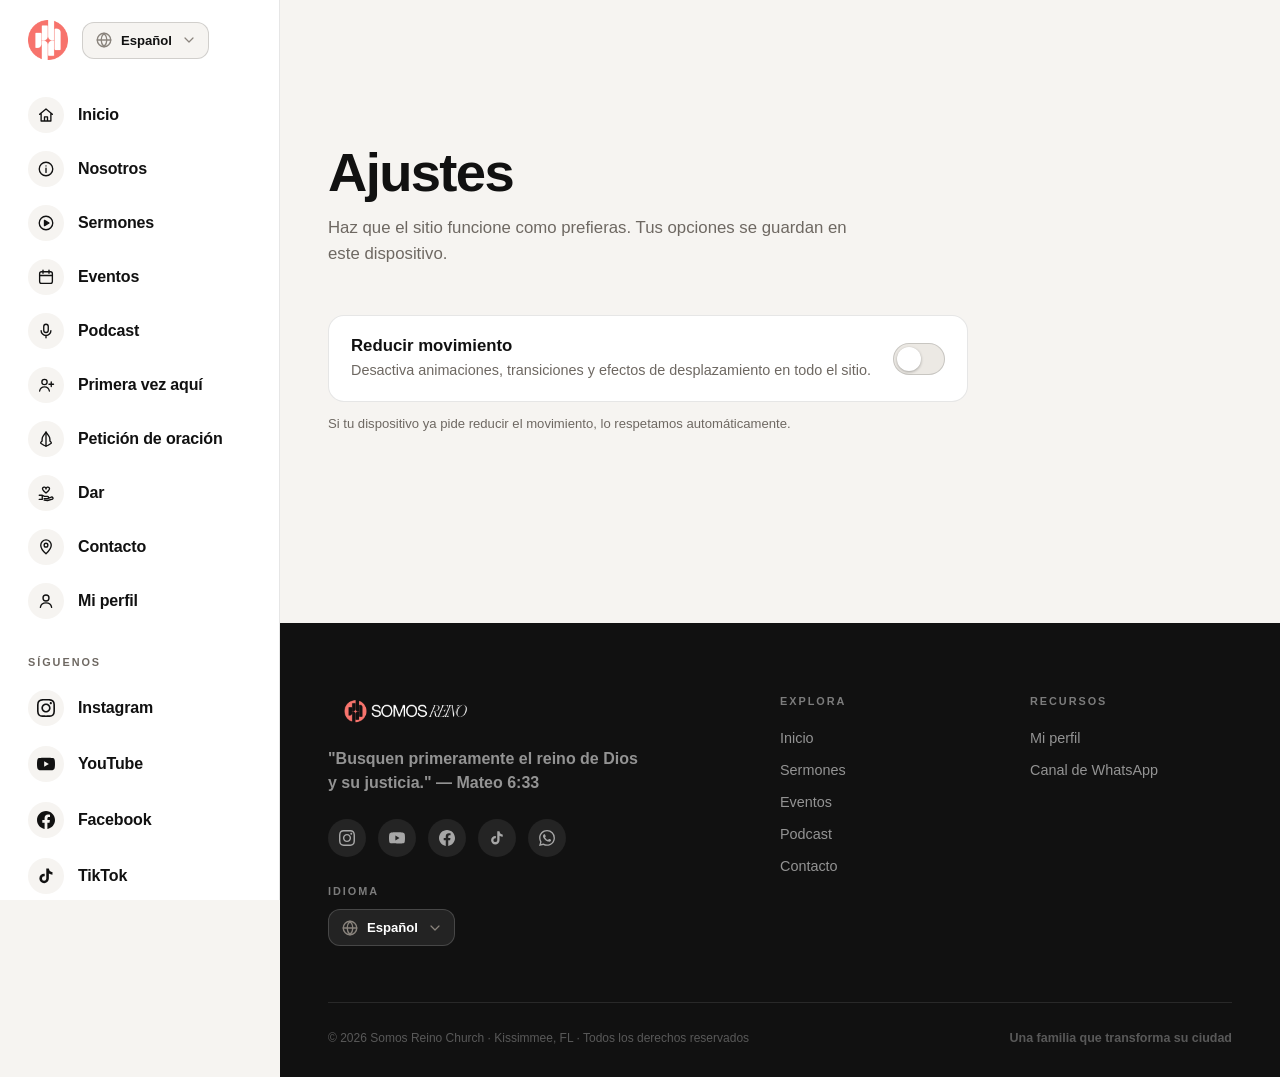
<file: settings.html>
<!DOCTYPE html>
<html lang="es">
<head>
  <meta charset="UTF-8" />
  <meta name="viewport" content="width=device-width, initial-scale=1.0" />
  <meta name="robots" content="noindex, follow" />
  <title>Ajustes — Somos Reino</title>
  <meta name="description" content="Ajustes de Somos Reino: reduce el movimiento de la página." />
  <link rel="stylesheet" href="/motion.css" />
  <script src="/motion.js"></script>
  <meta name="color-scheme" content="light dark" />
  <meta name="theme-color" content="#FFFFFF" media="(prefers-color-scheme: light)" />
  <meta name="theme-color" content="#181614" media="(prefers-color-scheme: dark)" />
  <link rel="canonical" href="https://somosreino.org/settings" />
  <link rel="icon" href="https://somosreino.org/favicon.ico" sizes="any" />
  <link rel="icon" type="image/png" sizes="16x16" href="https://somosreino.org/favicon-16x16.png" />
  <link rel="icon" type="image/png" sizes="32x32" href="https://somosreino.org/favicon-32x32.png" />
  <link rel="icon" type="image/png" sizes="192x192" href="https://somosreino.org/icon-192.png" />
  <link rel="apple-touch-icon" sizes="180x180" href="https://somosreino.org/apple-touch-icon.png" />

  <style>
    *, *::before, *::after { margin: 0; padding: 0; box-sizing: border-box; }

    :root {
      --font: "Helvetica Neue", Helvetica, Arial, sans-serif;
      --surface:    #FFFFFF;
      --ink:        #111111;
      --ink-faint:  rgba(17,17,17,0.28);
      --black:      #111111;
      --near-black: #1A1816;
      --white:      #FFFFFF;
      --cream:      #F6F4F1;
      --gray-100:   #ECE9E4;
      --line:       rgba(17,17,17,0.1);
      --rule:       rgba(17,17,17,0.16);
      --orange:     #F7746D;
      --text:       #171412;
      --muted:      #6E6862;
      --label:      var(--muted);
      --label-dark: rgba(255,255,255,0.45);
      /* Coral is the action color: buttons, links, hover and selected states */
      --action:     var(--orange);
      --ease:       cubic-bezier(0.16, 1, 0.3, 1);
      --ease-back:  cubic-bezier(0.34, 1.4, 0.64, 1);
      --header-h:   72px;
      --orange-dark:#C05A55;
      --action-dark: var(--orange-dark);
    }

    /* ── DARK MODE ── follows the device setting (prefers-color-scheme) */
    :root { color-scheme: light dark; }
    @media (prefers-color-scheme: dark) {
      :root {
        --surface:    #221F1C;
        --cream:      #181614;
        --gray-100:   #2E2A26;
        --ink:        #F3EFEA;
        --ink-faint:  rgba(255,255,255,0.28);
        --text:       #F3EFEA;
        --muted:      #ABA59E;
        --line:       rgba(255,255,255,0.12);
        --rule:       rgba(255,255,255,0.18);
      }
    }

    @media (prefers-reduced-motion: no-preference) { html { scroll-behavior: smooth; } }

    body {
      font-family: var(--font);
      background: var(--cream);
      color: var(--text);
      overflow-x: hidden;
    }

    a:focus-visible, button:focus-visible {
      outline: 2px solid var(--action);
      outline-offset: 3px;
    }
    .skip-link {
      position: fixed; top: 8px; left: 8px; z-index: 1000;
      padding: 12px 18px; border-radius: 8px;
      background: var(--black); color: var(--white);
      font: 700 0.85rem var(--font); text-decoration: none;
      transform: translateY(-200%);
    }
    .skip-link:focus { transform: none; }

    .container { max-width: 1200px; margin: 0 auto; padding: 0 48px; }

    /* ── HEADER ── white, logo mark left, profile right ── */
    header.site-header {
      position: sticky; top: 0; z-index: 200;
      background: var(--surface);
    }
    .site-header .container {
      display: flex; align-items: center; justify-content: space-between;
      gap: 32px;
      min-height: var(--header-h);
    }
    .nav-logo { display: block; text-decoration: none; }
    .nav-logo img { display: block; width: 40px; height: 40px; }

    .nav-links {
      list-style: none; display: flex; gap: 32px;
      position: absolute; left: 50%; transform: translateX(-50%);
    }
    .nav-links a {
      font-family: var(--font);
      font-size: 0.72rem; font-weight: 700; letter-spacing: 0.1em; text-transform: uppercase;
      color: var(--muted); text-decoration: none;
      transition: color 0.3s;
    }
    .nav-links a:hover, .nav-links a[aria-current="page"] { color: var(--ink); }

    .nav-right { display: flex; align-items: center; gap: 16px; }
    .nav-btn {
      font-family: var(--font);
      font-size: 0.75rem; letter-spacing: 0.04em; font-weight: 700; text-transform: uppercase;
      color: var(--white); background: var(--action);
      padding: 12px 26px; border-radius: 100px; text-decoration: none;
      transition: transform 0.3s var(--ease-back), box-shadow 0.3s ease;
    }
    @media (hover: hover) { .nav-btn:hover { transform: translateY(-2px); box-shadow: 0 8px 20px rgba(247,116,109,0.35); } }

    .nav-profile {
      display: grid; place-items: center;
      width: 40px; height: 40px;
      color: var(--ink);
      transition: color 0.3s ease, transform 0.3s var(--ease-back);
    }
    .nav-profile svg { width: 26px; height: 26px; }
    @media (hover: hover) { .nav-profile:hover { color: var(--action); transform: translateY(-1px); } }

    /* Mobile tab bar — same as the home page */
    .nav-tabs { display: none; }
    @media (max-width: 900px) {
      .container { padding: 0 24px; }
      .site-header .container { min-height: 60px; }
      .nav-links, .nav-btn { display: none; }
      .nav-logo img { width: 36px; height: 36px; }
      .nav-tabs {
        display: flex; overflow-x: auto; overscroll-behavior-x: contain; -webkit-overflow-scrolling: touch; scroll-snap-type: x proximity; scrollbar-width: none;
        background: var(--surface);
      }
      .nav-tabs::-webkit-scrollbar { display: none; }
      .nav-tabs a {
        flex: 0 0 76px; scroll-snap-align: start;
        position: relative;
        display: flex; flex-direction: column; align-items: center; gap: 4px;
        min-height: 56px; padding: 9px 2px 8px;
        color: var(--ink);
        font: 600 0.64rem/1.1 var(--font); letter-spacing: 0.03em;
        text-decoration: none;
        -webkit-tap-highlight-color: transparent;
        transition: color 0.3s ease, transform 0.3s var(--ease-back);
      }
      .nav-tabs svg { width: 22px; height: 22px; transition: transform 0.4s var(--ease-back); }
      .nav-tabs a::after {
        content: ''; position: absolute; top: -1px; left: 30%; right: 30%;
        height: 2px; border-radius: 2px; background: var(--action);
        transform: scaleX(0); transition: transform 0.4s var(--ease);
      }
      .nav-tabs a[aria-current="true"] { color: var(--action); }
      .nav-tabs a[aria-current="true"]::after { transform: scaleX(1); }
      .nav-tabs a[aria-current="true"] svg { transform: translateY(-1px) scale(1.08); }
      .nav-tabs a:active { transform: scale(0.94); }
    }

    /* ── GIVE ── */
    /* ── NEW GUEST PAGE ── */
    main { padding: 72px 0 96px; }
    .welcome { max-width: 720px; }
    .intro { font-size: 1.02rem; line-height: 1.75; color: var(--muted); max-width: 520px; margin: 20px 0 48px; text-wrap: pretty; }
    @keyframes rise { from { opacity: 0; transform: translate3d(0, 40px, 0) scale(0.985); } to { opacity: 1; transform: none; } }
    .rise { opacity: 0; animation: rise 1.1s var(--ease) forwards; }
    .rise-2 { animation-delay: 0.12s; }
    .rise-3 { animation-delay: 0.24s; }
    @media (prefers-reduced-motion: reduce) { .rise { animation: none; opacity: 1; } }

    .field { margin-bottom: 28px; }
    .row { display: grid; grid-template-columns: 1fr 1fr; gap: 24px; }
    .welcome label {
      display: block; margin-bottom: 10px;
      font-size: 0.72rem; font-weight: 700; letter-spacing: 0.12em; text-transform: uppercase; color: var(--muted);
    }
    .welcome input:not([type="checkbox"]), .welcome select, .welcome textarea {
      width: 100%; font: inherit; font-size: 1rem; color: var(--ink);
      padding: 15px 16px; border: 1px solid var(--rule); border-radius: 14px;
      background: var(--surface); transition: border-color 0.3s ease;
    }
    .welcome select {
      appearance: none; -webkit-appearance: none; padding-right: 46px;
      background-image: url("data:image/svg+xml,%3Csvg xmlns='http://www.w3.org/2000/svg' width='20' height='20' viewBox='0 0 24 24' fill='none' stroke='%238a847d' stroke-width='1.8' stroke-linecap='round' stroke-linejoin='round'%3E%3Cpath d='m6 9 6 6 6-6'/%3E%3C/svg%3E");
      background-repeat: no-repeat; background-position: right 14px center;
    }
    @media (hover: hover) { .welcome input:not([type="checkbox"]):hover, .welcome select:hover, .welcome textarea:hover { border-color: var(--ink-faint); } }
    .welcome input:focus-visible, .welcome select:focus-visible, .welcome textarea:focus-visible { outline: none; border-color: var(--action); box-shadow: 0 0 0 3px rgba(247,116,109,0.2); }
    .welcome textarea { min-height: 130px; resize: vertical; line-height: 1.6; }
    .checks { display: grid; grid-template-columns: 1fr 1fr; gap: 10px; }
    .welcome label.check {
      display: flex; align-items: center; gap: 12px; margin: 0; padding: 14px 16px; cursor: pointer;
      font-size: 0.95rem; font-weight: 500; letter-spacing: 0; text-transform: none; color: var(--ink);
      border: 1px solid var(--rule); border-radius: 14px; background: var(--surface);
      transition: border-color 0.3s ease;
    }
    .welcome label.check:has(input:checked) { border-color: var(--action); }
    .welcome label.check input { width: 18px; height: 18px; flex-shrink: 0; margin: 0; accent-color: var(--action); }
    .checks.one { grid-template-columns: 1fr; }
    .hp { position: absolute; left: -9999px; height: 0; overflow: hidden; }
    .error { color: #B3261E; font-size: 0.9rem; margin-bottom: 16px; min-height: 1.2em; }
    @media (prefers-color-scheme: dark) { .error { color: #FF8A80; } }
    .submit {
      font-family: var(--font); font-size: 0.74rem; font-weight: 700; letter-spacing: 0.04em; text-transform: uppercase;
      color: #fff; background: var(--action); border: 1px solid var(--action); border-radius: 100px;
      padding: 13px 32px; cursor: pointer;
      transition: transform 0.3s var(--ease-back), background 0.25s ease, box-shadow 0.3s ease;
    }
    @media (hover: hover) { .submit:hover:not(:disabled) { background: var(--action-dark); border-color: var(--action-dark); transform: translateY(-2px); box-shadow: 0 12px 28px rgba(247,116,109,0.4); } }
    .submit:focus-visible { outline: 2px solid var(--action); outline-offset: 3px; }
    .submit:disabled { opacity: 0.6; cursor: default; }
    .thanks { display: none; padding-top: 8px; }
    .thanks h2 { font-size: clamp(1.8rem, 4vw, 2.6rem); font-weight: 700; letter-spacing: -0.03em; line-height: 1; color: var(--ink); margin-bottom: 16px; }
    .thanks p { font-size: 1.02rem; line-height: 1.75; color: var(--muted); max-width: 480px; }
    @media (max-width: 900px) { main { padding: 40px 0 64px; } }
    @media (max-width: 600px) { .row { grid-template-columns: 1fr; gap: 0; } .checks { grid-template-columns: 1fr; } }
    h1.display {
      font-family: var(--font);
      font-size: clamp(2.4rem, 5vw, 4rem);
      font-weight: 700; letter-spacing: -0.035em; line-height: 0.95;
      color: var(--ink);
      text-wrap: balance;
    }
    h1.display .reg { font-weight: 700; }

    /* ── FOOTER ── */
    footer { background: var(--black); padding: 72px 0 32px; }
    .footer-top { display: grid; grid-template-columns: 2fr 1fr 1fr; gap: 48px; margin-bottom: 56px; }
    .footer-brand img { display: block; height: 32px; width: auto; }
    .footer-tagline {
      font-family: var(--font); font-weight: 600; font-size: 1rem;
      color: rgba(255,255,255,0.55); margin: 20px 0 24px; line-height: 1.5;
    }
    .footer-col-title {
      font-family: var(--font); font-size: 0.68rem; letter-spacing: 0.18em;
      text-transform: uppercase; font-weight: 700; color: var(--label-dark);
      margin-bottom: 22px; display: block;
    }
    .footer-links { list-style: none; display: flex; flex-direction: column; gap: 14px; }
    .footer-links a { font-size: 0.9rem; font-weight: 500; color: rgba(255,255,255,0.55); text-decoration: none; transition: color 0.3s; }
    .footer-links a:hover { color: var(--white); }
    .footer-social { display: flex; gap: 12px; }
    .social-link {
      display: flex; align-items: center; justify-content: center;
      width: 38px; height: 38px; border-radius: 50%;
      background: rgba(255,255,255,0.08); color: rgba(255,255,255,0.6);
      text-decoration: none; transition: background 0.3s, color 0.3s, transform 0.2s;
    }
    .social-link:hover { background: var(--action); color: var(--white); transform: translateY(-2px); }
    .footer-lang { margin-top: 28px; }
    .footer-lang .footer-col-title { margin-bottom: 12px; }
    .lang-toggle {
      display: inline-flex; align-items: center; gap: 2px; padding: 3px;
      background: rgba(255,255,255,0.08); border: 1px solid rgba(255,255,255,0.16); border-radius: 100px;
    }
    .lang-option {
      font-family: var(--font); font-size: 0.66rem; font-weight: 700; letter-spacing: 0.04em;
      color: rgba(255,255,255,0.55); background: none; border: none;
      padding: 6px 12px; border-radius: 100px; cursor: pointer;
      transition: background 0.25s ease, color 0.25s ease;
    }
    .lang-option.active { background: var(--action); color: var(--white); }
    .lang-option:not(.active):hover { color: var(--white); }
    .footer-bottom {
      border-top: 1px solid rgba(255,255,255,0.1); padding-top: 28px;
      display: flex; justify-content: space-between; align-items: center; flex-wrap: wrap; gap: 12px;
    }
    .footer-copy { font-size: 0.75rem; color: rgba(255,255,255,0.3); font-weight: 500; }
    .footer-verse { font-family: var(--font); font-weight: 700; font-size: 0.78rem; color: rgba(255,255,255,0.3); }
    @media (max-width: 900px) {
      .footer-top { grid-template-columns: 1fr 1fr; gap: 32px 20px; }
      .footer-top > :first-child { grid-column: 1 / -1; }
      .footer-bottom { flex-direction: column; text-align: center; gap: 8px; }
    }

    /* ── HAMBURGER MENU (left of the logo) ── */
    .nav-left { display: flex; align-items: center; gap: 8px; }
    .nav-menu-btn {
      display: flex; flex-direction: column; justify-content: center; align-items: center; gap: 5px;
      width: 40px; height: 40px; padding: 0;
      background: none; border: 0; cursor: pointer;
      color: var(--ink);
      transition: color 0.3s ease;
    }
    .nav-menu-btn span {
      display: block; width: 22px; height: 2px; border-radius: 2px;
      background: currentColor;
      transition: transform 0.35s var(--ease), opacity 0.2s ease;
    }
    .nav-menu-btn[aria-expanded="true"] span:nth-child(1) { transform: translateY(7px) rotate(45deg); }
    .nav-menu-btn[aria-expanded="true"] span:nth-child(2) { opacity: 0; }
    .nav-menu-btn[aria-expanded="true"] span:nth-child(3) { transform: translateY(-7px) rotate(-45deg); }
    @media (hover: hover) { .nav-menu-btn:hover { color: var(--action); } }
    @media (max-width: 900px) {
      .nav-menu-btn, body.hero-light #nav:not(.scrolled) .nav-menu-btn { color: var(--ink); }
    }

    .menu-backdrop {
      position: fixed; inset: 0; z-index: 290;
      background: rgba(17,17,17,0.45);
      opacity: 0; visibility: hidden;
      transition: opacity 0.35s ease, visibility 0s linear 0.35s;
    }
    .menu-panel {
      position: fixed; top: 0; bottom: 0; left: 0; z-index: 300;
      width: min(86vw, 340px);
      display: flex; flex-direction: column;
      padding: 20px 28px 28px;
      background: var(--surface); color: var(--ink);
      transform: translate3d(-100%, 0, 0); visibility: hidden;
      transition: transform 0.5s var(--ease), visibility 0s linear 0.5s;
      overflow-y: auto; overscroll-behavior: contain;
    }
    body.menu-open { overflow: hidden; }
    body.menu-open .menu-backdrop { opacity: 1; visibility: visible; transition-delay: 0s; }
    body.menu-open .menu-panel { transform: none; visibility: visible; transition-delay: 0s; }
    .menu-head { display: flex; align-items: center; justify-content: space-between; margin-bottom: 28px; }
    .menu-head img { display: block; width: 40px; height: 40px; }
    .menu-head .lang-select { margin: 0 auto 0 14px; }
    .lang-select {
      appearance: none; -webkit-appearance: none;
      font-family: var(--font); font-size: 0.82rem; font-weight: 600; color: var(--ink);
      background-color: var(--cream);
      background-image: url("data:image/svg+xml,%3Csvg xmlns='http://www.w3.org/2000/svg' width='18' height='18' viewBox='0 0 24 24' fill='none' stroke='%238a847d' stroke-width='1.8' stroke-linecap='round' stroke-linejoin='round'%3E%3Ccircle cx='12' cy='12' r='9'/%3E%3Cpath d='M3 12h18M12 3c2.5 2.6 3.8 5.6 3.8 9s-1.3 6.4-3.8 9c-2.5-2.6-3.8-5.6-3.8-9S9.5 5.6 12 3Z'/%3E%3C/svg%3E"), url("data:image/svg+xml,%3Csvg xmlns='http://www.w3.org/2000/svg' width='16' height='16' viewBox='0 0 24 24' fill='none' stroke='%238a847d' stroke-width='1.8' stroke-linecap='round' stroke-linejoin='round'%3E%3Cpath d='m6 9 6 6 6-6'/%3E%3C/svg%3E");
      background-repeat: no-repeat, no-repeat; background-position: 12px center, right 11px center; background-size: 18px, 16px;
      border: 1px solid var(--rule); border-radius: 12px;
      padding: 10px 36px 10px 38px; cursor: pointer;
      transition: border-color 0.25s ease;
    }
    @media (hover: hover) { .lang-select:hover { border-color: var(--ink-faint); } }
    .lang-select:focus-visible { outline: 2px solid var(--action); outline-offset: 2px; }
    footer .lang-select { background-color: rgba(255,255,255,0.08); border-color: rgba(255,255,255,0.16); color: #fff; }
    .menu-close {
      width: 40px; height: 40px; border: 0; background: none; cursor: pointer;
      font-size: 2rem; line-height: 1; color: var(--ink);
    }
    .menu-links { list-style: none; display: flex; flex-direction: column; }
    .menu-links a {
      display: flex; align-items: center; gap: 14px; padding: 9px 0;
      font-size: 1rem; font-weight: 600; letter-spacing: -0.01em;
      color: var(--ink); text-decoration: none;
      transition: color 0.25s ease;
    }
    .menu-links .ico {
      display: grid; place-items: center; flex: none;
      width: 36px; height: 36px; border-radius: 50%;
      background: var(--cream); color: var(--ink);
      transition: background 0.3s ease, color 0.3s ease, transform 0.4s var(--ease-back);
    }
    .menu-links .ico svg { width: 18px; height: 18px; }
    @media (hover: hover) {
      .menu-links a:hover { color: var(--action); }
      .menu-links a:hover .ico { background: var(--action); color: var(--white); transform: translateY(-2px); }
    }
    .menu-foot { margin-top: auto; padding-top: 32px; }
    .menu-label {
      display: block; margin-bottom: 12px;
      font-size: 0.68rem; font-weight: 700; letter-spacing: 0.18em; text-transform: uppercase;
      color: var(--muted);
    }
    .menu-panel .lang-toggle {
      display: inline-flex; align-items: center; gap: 2px; padding: 3px;
      background: var(--cream); border: 1px solid var(--rule); border-radius: 100px;
    }
    .menu-panel .lang-option {
      font-size: 0.72rem; font-weight: 700; letter-spacing: 0.04em;
      color: var(--muted); background: none; border: 0;
      padding: 8px 16px; border-radius: 100px; cursor: pointer;
      transition: background 0.25s ease, color 0.25s ease;
    }
    .menu-panel .lang-option.active { background: var(--ink); color: var(--surface); }
    .menu-panel .lang-option:not(.active):hover { color: var(--ink); }
    @media (prefers-reduced-motion: reduce) {
      .menu-panel, .menu-backdrop { transition-duration: 0.01ms; }
    }

    /* Follow us (inside the menu) */
    .menu-social { margin-top: 28px; }
    .menu-social-list { list-style: none; display: flex; flex-direction: column; }
    .menu-social-list a {
      display: flex; align-items: center; gap: 14px;
      padding: 10px 0; color: var(--ink); text-decoration: none;
      font-size: 1rem; font-weight: 600; letter-spacing: -0.01em;
      transition: color 0.25s ease;
    }
    .menu-social-list .ico {
      display: grid; place-items: center; flex: none;
      width: 36px; height: 36px; border-radius: 50%;
      background: var(--cream); color: var(--ink);
      transition: background 0.3s ease, color 0.3s ease, transform 0.4s var(--ease-back);
    }
    .menu-social-list .ico svg { width: 18px; height: 18px; }
    @media (hover: hover) {
      .menu-social-list a:hover { color: var(--action); }
      .menu-social-list a:hover .ico { background: var(--action); color: var(--white); transform: translateY(-2px); }
    }

    /* Menu entrance: panel glides in, then its contents follow one by one */
    .menu-head, .menu-links li, .menu-social > .menu-label, .menu-social-list li, .menu-foot {
      opacity: 0;
      transform: translate3d(-22px, 0, 0);
      transition: opacity 0.2s ease, transform 0.2s ease;
    }
    body.menu-open .menu-head, body.menu-open .menu-links li, body.menu-open .menu-social > .menu-label,
    body.menu-open .menu-social-list li, body.menu-open .menu-foot {
      opacity: 1;
      transform: none;
      transition: opacity 0.5s ease, transform 0.7s var(--ease);
      transition-delay: calc(0.12s + var(--i, 0) * 0.045s);
    }
    .menu-head { --i: 0; }
    .menu-links li:nth-child(1) { --i: 1; } .menu-links li:nth-child(2) { --i: 2; } .menu-links li:nth-child(3) { --i: 3; }
    .menu-links li:nth-child(4) { --i: 4; } .menu-links li:nth-child(5) { --i: 5; } .menu-links li:nth-child(6) { --i: 6; }
    .menu-links li:nth-child(7) { --i: 7; } .menu-links li:nth-child(8) { --i: 8; } .menu-links li:nth-child(9) { --i: 9; }
    .menu-social > .menu-label { --i: 10; }
    .menu-social-list li:nth-child(1) { --i: 11; } .menu-social-list li:nth-child(2) { --i: 12; }
    .menu-social-list li:nth-child(3) { --i: 13; } .menu-social-list li:nth-child(4) { --i: 14; }
    .menu-social-list li:nth-child(5) { --i: 15; }
    .menu-foot { --i: 16; }
    @media (prefers-reduced-motion: reduce) {
      .menu-head, .menu-links li, .menu-social > .menu-label, .menu-social-list li, .menu-foot {
        opacity: 1; transform: none; transition: none; transition-delay: 0s;
      }
    }

    /* ── SETTINGS PAGE ── */
    .settings { max-width: 640px; padding: 72px 0 96px; }
    .settings h1 { font-size: clamp(2.2rem, 6vw, 3.4rem); font-weight: 800; letter-spacing: -0.03em; line-height: 1.05; color: var(--ink); }
    .settings .intro { margin-top: 14px; font-size: 1.05rem; line-height: 1.55; color: var(--muted); }
    .setting-row {
      display: flex; align-items: center; justify-content: space-between; gap: 20px;
      margin-top: 36px; padding: 20px 22px;
      background: var(--surface); border: 1px solid var(--line); border-radius: 16px;
    }
    .setting-text { min-width: 0; }
    .setting-title { font-size: 1.05rem; font-weight: 700; color: var(--ink); }
    .setting-desc { margin-top: 4px; font-size: 0.9rem; line-height: 1.45; color: var(--muted); }
    .switch { position: relative; flex: none; width: 52px; height: 32px; }
    .switch input { position: absolute; inset: 0; width: 100%; height: 100%; margin: 0; opacity: 0; cursor: pointer; z-index: 1; }
    .switch .track { position: absolute; inset: 0; border-radius: 100px; background: var(--gray-100); border: 1px solid var(--rule); transition: background 0.25s ease, border-color 0.25s ease; }
    .switch .track::after { content: ""; position: absolute; top: 3px; left: 3px; width: 24px; height: 24px; border-radius: 50%; background: var(--white); box-shadow: 0 1px 3px rgba(0,0,0,0.3); transition: transform 0.25s var(--ease); }
    .switch input:checked + .track { background: var(--action); border-color: var(--action); }
    .switch input:checked + .track::after { transform: translateX(20px); }
    .switch input:focus-visible + .track { outline: 2px solid var(--action); outline-offset: 3px; }
    .setting-note { margin-top: 14px; font-size: 0.82rem; color: var(--muted); }
  </style>
</head>

<body>
  <a class="skip-link" href="#main" data-en="Skip to content">Saltar al contenido</a>

  <header class="site-header">
    <div class="container">
      <div class="nav-left">
        <button type="button" class="nav-menu-btn" id="menu-btn" aria-label="Menú" data-en-label="Menu" aria-controls="menu-panel" aria-expanded="false"><span></span><span></span><span></span></button>
        <a href="https://somosreino.org/" class="nav-logo"><img src="/logo-mark.png" alt="Somos Reino" width="40" height="40" /></a>
      </div>
      <ul class="nav-links">
        <li><a href="https://somosreino.org/about" data-en="About us">Nosotros</a></li>
        <li><a href="https://somosreino.org/sermons" data-en="Sermons">Sermones</a></li>
        <li><a href="https://somosreino.org/events" data-en="Events">Eventos</a></li>
        <li><a href="https://somosreino.org/#esencial">Podcast</a></li>
        <li><a href="https://somosreino.org/prayer" data-en="Prayer request">Petición de oración</a></li>
        <li><a href="https://somosreino.org/#contacto" data-en="Contact">Contacto</a></li>
      </ul>
      <div class="nav-right">
        <a href="https://somosreino.org/give" class="nav-btn" data-en="Give">Dar</a>
        <a href="https://somosreino.churchtrac.com/sign-in" class="nav-profile" target="_blank" rel="noopener" aria-label="Mi perfil" data-en-label="My profile"><svg viewBox="0 0 24 24" fill="none" stroke="currentColor" stroke-width="1.8" stroke-linecap="round" stroke-linejoin="round" aria-hidden="true"><circle cx="12" cy="8" r="4"/><path d="M4.5 20.5c.6-3.7 3.7-6 7.5-6s6.9 2.3 7.5 6"/></svg></a>
      </div>
    </div>
    <!-- Mobile tab bar — same as the home page -->
    <div class="nav-tabs" role="navigation" aria-label="Secciones" data-en-label="Sections">
      <a href="https://somosreino.org/"><svg viewBox="0 0 24 24" fill="none" stroke="currentColor" stroke-width="1.8" stroke-linecap="round" stroke-linejoin="round" aria-hidden="true"><path d="M3.5 11 12 4l8.5 7M5.5 9.5V20h13V9.5M10 20v-5.5h4V20"/></svg><span data-en="Home">Inicio</span></a>
      <a href="https://somosreino.org/give"><svg viewBox="0 0 24 24" fill="none" stroke="currentColor" stroke-width="1.8" stroke-linecap="round" stroke-linejoin="round" aria-hidden="true"><path d="M12 9.6C12 7.3 9 6.2 7.6 8.2 6.3 10 7.7 11.6 12 15c4.3-3.4 5.7-5 4.4-6.8C15 6.2 12 7.3 12 9.6Z" transform="translate(0 -3)"/><path d="M3 15h4l3 1.5h4a1.5 1.5 0 0 1 0 3H9.5M7 15v5.5H3M14 19.5l5-2a1.6 1.6 0 0 1 1.7 2.7L14 22l-4.5-.5"/></svg><span data-en="Give">Dar</span></a>
      <a href="https://somosreino.org/about"><svg viewBox="0 0 24 24" fill="none" stroke="currentColor" stroke-width="1.8" stroke-linecap="round" stroke-linejoin="round" aria-hidden="true"><circle cx="12" cy="12" r="9"/><path d="M12 11v5.5M12 7.8v.1"/></svg><span data-en="About us">Nosotros</span></a>
      <a href="https://somosreino.org/sermons"><svg viewBox="0 0 24 24" fill="none" stroke="currentColor" stroke-width="1.8" stroke-linecap="round" stroke-linejoin="round" aria-hidden="true"><circle cx="12" cy="12" r="9"/><path d="M10 8.5v7l6-3.5-6-3.5Z" fill="currentColor"/></svg><span data-en="Sermons">Sermones</span></a>
      <a href="https://somosreino.org/events"><svg viewBox="0 0 24 24" fill="none" stroke="currentColor" stroke-width="1.8" stroke-linecap="round" stroke-linejoin="round" aria-hidden="true"><rect x="3.5" y="5" width="17" height="15.5" rx="2.5"/><path d="M3.5 10h17M8 3v4M16 3v4"/></svg><span data-en="Events">Eventos</span></a>
      <a href="https://somosreino.org/#esencial"><svg viewBox="0 0 24 24" fill="none" stroke="currentColor" stroke-width="1.8" stroke-linecap="round" stroke-linejoin="round" aria-hidden="true"><rect x="9" y="3" width="6" height="11" rx="3"/><path d="M5.5 11.5a6.5 6.5 0 0 0 13 0M12 18v3"/></svg><span>Podcast</span></a>
      <a href="https://somosreino.org/prayer"><svg viewBox="0 0 24 24" fill="none" stroke="currentColor" stroke-width="1.8" stroke-linecap="round" stroke-linejoin="round" aria-hidden="true"><path d="M12 3 8.6 7.6C7.4 9.2 6.8 10.4 6.8 12.2v2.4l-1.5 1.6c-.5.6-.4 1.4.2 1.8l3.6 2.4c1.1.7 1.9.9 2.9.9"/><path d="M12 3l3.4 4.6c1.2 1.6 1.8 2.8 1.8 4.6v2.4l1.5 1.6c.5.6.4 1.4-.2 1.8l-3.6 2.4c-1.1.7-1.9.9-2.9.9"/><path d="M12 3v18"/></svg><span data-en="Prayer">Oración</span></a>
    </div>
  </header>


  <!-- ── MENU PANEL ── -->
  <div class="menu-backdrop" id="menu-backdrop"></div>
  <aside class="menu-panel" id="menu-panel" aria-label="Menú" data-en-label="Menu">
    <div class="menu-head">
      <a href="https://somosreino.org/"><img src="/logo-mark.png" alt="Somos Reino" width="40" height="40" /></a>
      <select class="lang-select" aria-label="Idioma / Language" data-lang-select>
        <option value="es">Español</option>
        <option value="en">English</option>
      </select>
      <button type="button" class="menu-close" id="menu-close" aria-label="Cerrar menú" data-en-label="Close menu">&times;</button>
    </div>
    <ul class="menu-links">
      <li><a href="https://somosreino.org/"><span class="ico"><svg aria-hidden="true" viewBox="0 0 24 24" fill="none" stroke="currentColor" stroke-width="1.8" stroke-linecap="round" stroke-linejoin="round"><path d="M3.5 11 12 4l8.5 7M5.5 9.5V20h13V9.5M10 20v-5.5h4V20"/></svg></span><span data-en="Home">Inicio</span></a></li>
      <li><a href="https://somosreino.org/about"><span class="ico"><svg aria-hidden="true" viewBox="0 0 24 24" fill="none" stroke="currentColor" stroke-width="1.8" stroke-linecap="round" stroke-linejoin="round"><circle cx="12" cy="12" r="9"/><path d="M12 11v5.5M12 7.8v.1"/></svg></span><span data-en="About us">Nosotros</span></a></li>
      <li><a href="https://somosreino.org/sermons"><span class="ico"><svg aria-hidden="true" viewBox="0 0 24 24" fill="none" stroke="currentColor" stroke-width="1.8" stroke-linecap="round" stroke-linejoin="round"><circle cx="12" cy="12" r="9"/><path d="M10 8.5v7l6-3.5-6-3.5Z" fill="currentColor"/></svg></span><span data-en="Sermons">Sermones</span></a></li>
      <li><a href="https://somosreino.org/events"><span class="ico"><svg aria-hidden="true" viewBox="0 0 24 24" fill="none" stroke="currentColor" stroke-width="1.8" stroke-linecap="round" stroke-linejoin="round"><rect x="3.5" y="5" width="17" height="15.5" rx="2.5"/><path d="M3.5 10h17M8 3v4M16 3v4"/></svg></span><span data-en="Events">Eventos</span></a></li>
      <li><a href="https://somosreino.org/#esencial"><span class="ico"><svg aria-hidden="true" viewBox="0 0 24 24" fill="none" stroke="currentColor" stroke-width="1.8" stroke-linecap="round" stroke-linejoin="round"><rect x="9" y="3" width="6" height="11" rx="3"/><path d="M5.5 11.5a6.5 6.5 0 0 0 13 0M12 18v3"/></svg></span><span>Podcast</span></a></li>
      <li><a href="https://somosreino.org/welcome"><span class="ico"><svg aria-hidden="true" viewBox="0 0 24 24" fill="none" stroke="currentColor" stroke-width="1.8" stroke-linecap="round" stroke-linejoin="round"><circle cx="10" cy="8" r="3.5"/><path d="M3.5 20c.6-3.4 3.2-5.5 6.5-5.5s5.9 2.1 6.5 5.5M19 8v6M16 11h6"/></svg></span><span data-en="New Here">Primera vez aquí</span></a></li>
      <li><a href="/prayer"><span class="ico"><svg aria-hidden="true" viewBox="0 0 24 24" fill="none" stroke="currentColor" stroke-width="1.8" stroke-linecap="round" stroke-linejoin="round"><path d="M12 3 8.6 7.6C7.4 9.2 6.8 10.4 6.8 12.2v2.4l-1.5 1.6c-.5.6-.4 1.4.2 1.8l3.6 2.4c1.1.7 1.9.9 2.9.9"/><path d="M12 3l3.4 4.6c1.2 1.6 1.8 2.8 1.8 4.6v2.4l1.5 1.6c.5.6.4 1.4-.2 1.8l-3.6 2.4c-1.1.7-1.9.9-2.9.9"/><path d="M12 3v18"/></svg></span><span data-en="Prayer request">Petición de oración</span></a></li>
      <li><a href="https://somosreino.org/give"><span class="ico"><svg aria-hidden="true" viewBox="0 0 24 24" fill="none" stroke="currentColor" stroke-width="1.8" stroke-linecap="round" stroke-linejoin="round"><path d="M12 9.6C12 7.3 9 6.2 7.6 8.2 6.3 10 7.7 11.6 12 15c4.3-3.4 5.7-5 4.4-6.8C15 6.2 12 7.3 12 9.6Z" transform="translate(0 -3)"/><path d="M3 15h4l3 1.5h4a1.5 1.5 0 0 1 0 3H9.5M7 15v5.5H3M14 19.5l5-2a1.6 1.6 0 0 1 1.7 2.7L14 22l-4.5-.5"/></svg></span><span data-en="Give">Dar</span></a></li>
      <li><a href="https://somosreino.org/#contacto"><span class="ico"><svg aria-hidden="true" viewBox="0 0 24 24" fill="none" stroke="currentColor" stroke-width="1.8" stroke-linecap="round" stroke-linejoin="round"><path d="M12 21s7-6.2 7-11.5A7 7 0 0 0 5 9.5C5 14.8 12 21 12 21Z"/><circle cx="12" cy="9.5" r="2.5"/></svg></span><span data-en="Contact">Contacto</span></a></li>
      <li><a href="https://somosreino.churchtrac.com/sign-in" target="_blank" rel="noopener"><span class="ico"><svg aria-hidden="true" viewBox="0 0 24 24" fill="none" stroke="currentColor" stroke-width="1.8" stroke-linecap="round" stroke-linejoin="round"><circle cx="12" cy="8" r="4"/><path d="M4.5 20.5c.6-3.7 3.7-6 7.5-6s6.9 2.3 7.5 6"/></svg></span><span data-en="My profile">Mi perfil</span></a></li>
    </ul>
    <div class="menu-social">
      <span class="menu-label" data-en="Follow us">Síguenos</span>
      <ul class="menu-social-list">
      <li><a href="https://www.instagram.com/somosreinofl?igsh=MWx5dWt4NzJmY3Z5cg%3D%3D&utm_source=qr" target="_blank" rel="noopener"><span class="ico"><svg aria-hidden="true" xmlns="http://www.w3.org/2000/svg" viewBox="0 0 24 24" fill="currentColor"><path d="M12 2.163c3.204 0 3.584.012 4.85.07 3.252.148 4.771 1.691 4.919 4.919.058 1.265.069 1.645.069 4.849 0 3.205-.012 3.584-.069 4.849-.149 3.225-1.664 4.771-4.919 4.919-1.266.058-1.644.07-4.85.07-3.204 0-3.584-.012-4.849-.07-3.26-.149-4.771-1.699-4.919-4.92-.058-1.265-.07-1.644-.07-4.849 0-3.204.013-3.583.07-4.849.149-3.227 1.664-4.771 4.919-4.919 1.266-.057 1.645-.069 4.849-.069zm0-2.163c-3.259 0-3.667.014-4.947.072-4.358.2-6.78 2.618-6.98 6.98-.059 1.281-.073 1.689-.073 4.948 0 3.259.014 3.668.072 4.948.2 4.358 2.618 6.78 6.98 6.98 1.281.058 1.689.072 4.948.072 3.259 0 3.668-.014 4.948-.072 4.354-.2 6.782-2.618 6.979-6.98.059-1.28.073-1.689.073-4.948 0-3.259-.014-3.667-.072-4.947-.196-4.354-2.617-6.78-6.979-6.98-1.281-.059-1.69-.073-4.949-.073zm0 5.838c-3.403 0-6.162 2.759-6.162 6.162s2.759 6.163 6.162 6.163 6.162-2.759 6.162-6.163c0-3.403-2.759-6.162-6.162-6.162zm0 10.162c-2.209 0-4-1.79-4-4 0-2.209 1.791-4 4-4s4 1.791 4 4c0 2.21-1.791 4-4 4zm6.406-11.845c-.796 0-1.441.645-1.441 1.44s.645 1.44 1.441 1.44c.795 0 1.439-.645 1.439-1.44s-.644-1.44-1.439-1.44z"/></svg></span><span>Instagram</span></a></li>
      <li><a href="https://youtube.com/@somosreinofl?si=o2pavfWMVryrC4az" target="_blank" rel="noopener"><span class="ico"><svg aria-hidden="true" xmlns="http://www.w3.org/2000/svg" viewBox="0 0 24 24" fill="currentColor"><path d="M23.498 6.186a3.016 3.016 0 00-2.122-2.136C19.505 3.545 12 3.545 12 3.545s-7.505 0-9.377.505A3.017 3.017 0 00.502 6.186C0 8.07 0 12 0 12s0 3.93.502 5.814a3.016 3.016 0 002.122 2.136c1.871.505 9.376.505 9.376.505s7.505 0 9.377-.505a3.015 3.015 0 002.122-2.136C24 15.93 24 12 24 12s0-3.93-.502-5.814zM9.545 15.568V8.432L15.818 12l-6.273 3.568z"/></svg></span><span>YouTube</span></a></li>
      <li><a href="https://www.facebook.com/share/1CkYP7Dpob/?mibextid=wwXIfr" target="_blank" rel="noopener"><span class="ico"><svg aria-hidden="true" xmlns="http://www.w3.org/2000/svg" viewBox="0 0 24 24" fill="currentColor"><path d="M24 12.073c0-6.627-5.373-12-12-12s-12 5.373-12 12c0 5.99 4.388 10.954 10.125 11.854v-8.385H7.078v-3.47h3.047V9.43c0-3.007 1.792-4.669 4.533-4.669 1.312 0 2.686.235 2.686.235v2.953H15.83c-1.491 0-1.956.925-1.956 1.874v2.25h3.328l-.532 3.47h-2.796v8.385C19.612 23.027 24 18.062 24 12.073z"/></svg></span><span>Facebook</span></a></li>
      <li><a href="https://www.tiktok.com/@somosreinofl?_r=1&_t=ZT-95coSNg4ni2" target="_blank" rel="noopener"><span class="ico"><svg aria-hidden="true" xmlns="http://www.w3.org/2000/svg" viewBox="0 0 24 24" fill="currentColor"><path d="M19.59 6.69a4.83 4.83 0 01-3.77-4.25V2h-3.45v13.67a2.89 2.89 0 01-2.88 2.5 2.89 2.89 0 01-2.89-2.89 2.89 2.89 0 012.89-2.89c.28 0 .54.04.79.1V9.01a6.33 6.33 0 00-.79-.05 6.34 6.34 0 00-6.34 6.34 6.34 6.34 0 006.34 6.34 6.34 6.34 0 006.33-6.34V8.69a8.18 8.18 0 004.78 1.52V6.75a4.85 4.85 0 01-1.01-.06z"/></svg></span><span>TikTok</span></a></li>
      <li><a href="https://whatsapp.com/channel/0029VaQlt7T2ZjCpaaXFOK0P" target="_blank" rel="noopener"><span class="ico"><svg aria-hidden="true" xmlns="http://www.w3.org/2000/svg" viewBox="0 0 24 24" fill="currentColor"><path d="M17.472 14.382c-.297-.149-1.758-.867-2.03-.967-.273-.099-.471-.148-.67.15-.197.297-.767.966-.94 1.164-.173.199-.347.223-.644.075-.297-.15-1.255-.463-2.39-1.475-.883-.788-1.48-1.761-1.653-2.059-.173-.297-.018-.458.13-.606.134-.133.298-.347.446-.52.149-.174.198-.298.298-.497.099-.198.05-.371-.025-.52-.075-.149-.669-1.612-.916-2.207-.242-.579-.487-.5-.669-.51-.173-.008-.371-.01-.57-.01-.198 0-.52.074-.792.372-.272.297-1.04 1.016-1.04 2.479 0 1.462 1.065 2.875 1.213 3.074.149.198 2.096 3.2 5.077 4.487.709.306 1.262.489 1.694.625.712.227 1.36.195 1.872.118.571-.085 1.758-.719 2.006-1.413.248-.694.248-1.289.173-1.413-.074-.124-.272-.198-.57-.347m-5.421 7.403h-.004a9.87 9.87 0 01-5.031-1.378l-.361-.214-3.741.982.998-3.648-.235-.374a9.86 9.86 0 01-1.51-5.26c.001-5.45 4.436-9.884 9.888-9.884a9.82 9.82 0 016.988 2.898 9.825 9.825 0 012.893 6.994c-.003 5.45-4.437 9.884-9.885 9.884m8.413-18.297A11.815 11.815 0 0012.05 0C5.495 0 .16 5.335.157 11.892c0 2.096.547 4.142 1.588 5.945L.057 24l6.305-1.654a11.882 11.882 0 005.683 1.448h.005c6.554 0 11.89-5.335 11.893-11.893a11.821 11.821 0 00-3.48-8.413Z"/></svg></span><span>WhatsApp</span></a></li>
      </ul>
    </div>
    <div class="menu-settings">
      <a href="/settings"><span class="ico"><svg aria-hidden="true" viewBox="0 0 24 24" fill="none" stroke="currentColor" stroke-width="1.8" stroke-linecap="round" stroke-linejoin="round"><circle cx="12" cy="12" r="3"/><path d="M19.4 15a1.7 1.7 0 0 0 .3 1.9l.1.1a2 2 0 1 1-2.8 2.8l-.1-.1a1.7 1.7 0 0 0-1.9-.3 1.7 1.7 0 0 0-1 1.5V21a2 2 0 1 1-4 0v-.1a1.7 1.7 0 0 0-1.1-1.5 1.7 1.7 0 0 0-1.9.3l-.1.1a2 2 0 1 1-2.8-2.8l.1-.1a1.7 1.7 0 0 0 .3-1.9 1.7 1.7 0 0 0-1.5-1H3a2 2 0 1 1 0-4h.1a1.7 1.7 0 0 0 1.5-1.1 1.7 1.7 0 0 0-.3-1.9l-.1-.1a2 2 0 1 1 2.8-2.8l.1.1a1.7 1.7 0 0 0 1.9.3H9a1.7 1.7 0 0 0 1-1.5V3a2 2 0 1 1 4 0v.1a1.7 1.7 0 0 0 1 1.5 1.7 1.7 0 0 0 1.9-.3l.1-.1a2 2 0 1 1 2.8 2.8l-.1.1a1.7 1.7 0 0 0-.3 1.9V9a1.7 1.7 0 0 0 1.5 1H21a2 2 0 1 1 0 4h-.1a1.7 1.7 0 0 0-1.5 1Z"/></svg></span><span data-en="Settings">Ajustes</span></a>
    </div>
  </aside>

  <main id="main">
    <div class="container">
      <div class="settings">
        <h1 data-en="Settings">Ajustes</h1>
        <p class="intro" data-en="Make the site work the way you like. Your choices are saved on this device.">Haz que el sitio funcione como prefieras. Tus opciones se guardan en este dispositivo.</p>
        <div class="setting-row">
          <div class="setting-text">
            <label class="setting-title" for="reduce-motion" data-en="Reduce motion">Reducir movimiento</label>
            <p class="setting-desc" id="reduce-motion-desc" data-en="Turns off animations, slide transitions and parallax across the site.">Desactiva animaciones, transiciones y efectos de desplazamiento en todo el sitio.</p>
          </div>
          <span class="switch"><input type="checkbox" id="reduce-motion" role="switch" aria-describedby="reduce-motion-desc" /><span class="track" aria-hidden="true"></span></span>
        </div>
        <p class="setting-note" data-en="If your device already asks to reduce motion, we follow it automatically.">Si tu dispositivo ya pide reducir el movimiento, lo respetamos automáticamente.</p>
      </div>
    </div>
  </main>

  <footer>
    <div class="container">
      <div class="footer-top">
        <div class="footer-brand">
          <a href="https://somosreino.org/"><img src="/logo.png" alt="Somos Reino" /></a>
          <p class="footer-tagline" data-en="&quot;Seek first the kingdom of God<br>and his righteousness.&quot; — Matthew 6:33">"Busquen primeramente el reino de Dios<br>y su justicia." — Mateo 6:33</p>
          <div class="footer-social">
            <a href="https://www.instagram.com/somosreinofl?igsh=MWx5dWt4NzJmY3Z5cg%3D%3D&utm_source=qr" target="_blank" rel="noopener" class="social-link" aria-label="Instagram"><svg xmlns="http://www.w3.org/2000/svg" width="16" height="16" viewBox="0 0 24 24" fill="currentColor"><path d="M12 2.163c3.204 0 3.584.012 4.85.07 3.252.148 4.771 1.691 4.919 4.919.058 1.265.069 1.645.069 4.849 0 3.205-.012 3.584-.069 4.849-.149 3.225-1.664 4.771-4.919 4.919-1.266.058-1.644.07-4.85.07-3.204 0-3.584-.012-4.849-.07-3.26-.149-4.771-1.699-4.919-4.92-.058-1.265-.07-1.644-.07-4.849 0-3.204.013-3.583.07-4.849.149-3.227 1.664-4.771 4.919-4.919 1.266-.057 1.645-.069 4.849-.069zm0-2.163c-3.259 0-3.667.014-4.947.072-4.358.2-6.78 2.618-6.98 6.98-.059 1.281-.073 1.689-.073 4.948 0 3.259.014 3.668.072 4.948.2 4.358 2.618 6.78 6.98 6.98 1.281.058 1.689.072 4.948.072 3.259 0 3.668-.014 4.948-.072 4.354-.2 6.782-2.618 6.979-6.98.059-1.28.073-1.689.073-4.948 0-3.259-.014-3.667-.072-4.947-.196-4.354-2.617-6.78-6.979-6.98-1.281-.059-1.69-.073-4.949-.073zm0 5.838c-3.403 0-6.162 2.759-6.162 6.162s2.759 6.163 6.162 6.163 6.162-2.759 6.162-6.163c0-3.403-2.759-6.162-6.162-6.162zm0 10.162c-2.209 0-4-1.79-4-4 0-2.209 1.791-4 4-4s4 1.791 4 4c0 2.21-1.791 4-4 4zm6.406-11.845c-.796 0-1.441.645-1.441 1.44s.645 1.44 1.441 1.44c.795 0 1.439-.645 1.439-1.44s-.644-1.44-1.439-1.44z"/></svg></a>
            <a href="https://youtube.com/@somosreinofl?si=o2pavfWMVryrC4az" target="_blank" rel="noopener" class="social-link" aria-label="YouTube"><svg xmlns="http://www.w3.org/2000/svg" width="16" height="16" viewBox="0 0 24 24" fill="currentColor"><path d="M23.498 6.186a3.016 3.016 0 00-2.122-2.136C19.505 3.545 12 3.545 12 3.545s-7.505 0-9.377.505A3.017 3.017 0 00.502 6.186C0 8.07 0 12 0 12s0 3.93.502 5.814a3.016 3.016 0 002.122 2.136c1.871.505 9.376.505 9.376.505s7.505 0 9.377-.505a3.015 3.015 0 002.122-2.136C24 15.93 24 12 24 12s0-3.93-.502-5.814zM9.545 15.568V8.432L15.818 12l-6.273 3.568z"/></svg></a>
            <a href="https://www.facebook.com/share/1CkYP7Dpob/?mibextid=wwXIfr" target="_blank" rel="noopener" class="social-link" aria-label="Facebook"><svg xmlns="http://www.w3.org/2000/svg" width="16" height="16" viewBox="0 0 24 24" fill="currentColor"><path d="M24 12.073c0-6.627-5.373-12-12-12s-12 5.373-12 12c0 5.99 4.388 10.954 10.125 11.854v-8.385H7.078v-3.47h3.047V9.43c0-3.007 1.792-4.669 4.533-4.669 1.312 0 2.686.235 2.686.235v2.953H15.83c-1.491 0-1.956.925-1.956 1.874v2.25h3.328l-.532 3.47h-2.796v8.385C19.612 23.027 24 18.062 24 12.073z"/></svg></a>
            <a href="https://www.tiktok.com/@somosreinofl?_r=1&_t=ZT-95coSNg4ni2" target="_blank" rel="noopener" class="social-link" aria-label="TikTok"><svg xmlns="http://www.w3.org/2000/svg" width="16" height="16" viewBox="0 0 24 24" fill="currentColor"><path d="M19.59 6.69a4.83 4.83 0 01-3.77-4.25V2h-3.45v13.67a2.89 2.89 0 01-2.88 2.5 2.89 2.89 0 01-2.89-2.89 2.89 2.89 0 012.89-2.89c.28 0 .54.04.79.1V9.01a6.33 6.33 0 00-.79-.05 6.34 6.34 0 00-6.34 6.34 6.34 6.34 0 006.34 6.34 6.34 6.34 0 006.33-6.34V8.69a8.18 8.18 0 004.78 1.52V6.75a4.85 4.85 0 01-1.01-.06z"/></svg></a>
            <a href="https://whatsapp.com/channel/0029VaQlt7T2ZjCpaaXFOK0P" target="_blank" rel="noopener" class="social-link" aria-label="Canal de WhatsApp" data-en-label="WhatsApp Channel"><svg xmlns="http://www.w3.org/2000/svg" width="16" height="16" viewBox="0 0 24 24" fill="currentColor"><path d="M17.472 14.382c-.297-.149-1.758-.867-2.03-.967-.273-.099-.471-.148-.67.15-.197.297-.767.966-.94 1.164-.173.199-.347.223-.644.075-.297-.15-1.255-.463-2.39-1.475-.883-.788-1.48-1.761-1.653-2.059-.173-.297-.018-.458.13-.606.134-.133.298-.347.446-.52.149-.174.198-.298.298-.497.099-.198.05-.371-.025-.52-.075-.149-.669-1.612-.916-2.207-.242-.579-.487-.5-.669-.51-.173-.008-.371-.01-.57-.01-.198 0-.52.074-.792.372-.272.297-1.04 1.016-1.04 2.479 0 1.462 1.065 2.875 1.213 3.074.149.198 2.096 3.2 5.077 4.487.709.306 1.262.489 1.694.625.712.227 1.36.195 1.872.118.571-.085 1.758-.719 2.006-1.413.248-.694.248-1.289.173-1.413-.074-.124-.272-.198-.57-.347m-5.421 7.403h-.004a9.87 9.87 0 01-5.031-1.378l-.361-.214-3.741.982.998-3.648-.235-.374a9.86 9.86 0 01-1.51-5.26c.001-5.45 4.436-9.884 9.888-9.884a9.82 9.82 0 016.988 2.898 9.825 9.825 0 012.893 6.994c-.003 5.45-4.437 9.884-9.885 9.884m8.413-18.297A11.815 11.815 0 0012.05 0C5.495 0 .16 5.335.157 11.892c0 2.096.547 4.142 1.588 5.945L.057 24l6.305-1.654a11.882 11.882 0 005.683 1.448h.005c6.554 0 11.89-5.335 11.893-11.893a11.821 11.821 0 00-3.48-8.413Z"/></svg></a>
          </div>
          <div class="footer-lang">
            <span class="footer-col-title" data-en="Language">Idioma</span>
            <select class="lang-select" aria-label="Idioma / Language" data-lang-select>
        <option value="es">Español</option>
        <option value="en">English</option>
      </select>
          </div>
        </div>
        <div>
          <span class="footer-col-title" data-en="Explore">Explora</span>
          <ul class="footer-links">
            <li><a href="https://somosreino.org/" data-en="Home">Inicio</a></li>
            <li><a href="https://somosreino.org/sermons" data-en="Sermons">Sermones</a></li>
            <li><a href="https://somosreino.org/events" data-en="Events">Eventos</a></li>
            <li><a href="https://somosreino.org/#esencial">Podcast</a></li>
            <li><a href="https://somosreino.org/#contacto" data-en="Contact">Contacto</a></li>
          </ul>
        </div>
        <div>
          <span class="footer-col-title" data-en="Resources">Recursos</span>
          <ul class="footer-links">
            <li><a href="https://somosreino.churchtrac.com/sign-in" target="_blank" rel="noopener" data-en="My profile">Mi perfil</a></li>
            <li><a href="https://whatsapp.com/channel/0029VaQlt7T2ZjCpaaXFOK0P" target="_blank" rel="noopener" data-en="WhatsApp channel">Canal de WhatsApp</a></li>
          </ul>
        </div>
      </div>
      <div class="footer-bottom">
        <span class="footer-copy" data-en="© <span class=&quot;yr&quot;>2026</span> Somos Reino Church · Kissimmee, FL · All rights reserved">© <span class="yr">2026</span> Somos Reino Church · Kissimmee, FL · Todos los derechos reservados</span>
        <span class="footer-verse" data-en="A family that transforms its city">Una familia que transforma su ciudad</span>
      </div>
    </div>
  </footer>

  <script>
    // Same language switch as the home page; the choice is shared between pages.
    const LANG_KEY = 'somos-reino-lang';
    let lang = 'es';
    try { lang = localStorage.getItem(LANG_KEY) === 'en' ? 'en' : 'es'; } catch {}

    function applyLanguage(next) {
      lang = next;
      document.documentElement.lang = next;
      document.querySelectorAll('[data-en]').forEach(el => {
        if (el.dataset.es === undefined) el.dataset.es = el.innerHTML;
        el.innerHTML = next === 'en' ? el.dataset.en : el.dataset.es;
      });
      document.querySelectorAll('[data-en-label]').forEach(el => {
        if (el.dataset.esLabel === undefined) el.dataset.esLabel = el.getAttribute('aria-label') || '';
        el.setAttribute('aria-label', next === 'en' ? el.dataset.enLabel : el.dataset.esLabel);
      });
      document.querySelectorAll('.lang-select').forEach(sel => { sel.value = next; });
      document.querySelectorAll('.yr').forEach(el => { el.textContent = new Date().getFullYear(); });
    }
    document.querySelectorAll('.lang-select').forEach(sel => sel.addEventListener('change', () => {
      try { localStorage.setItem(LANG_KEY, sel.value); } catch {}
      applyLanguage(sel.value);
    }));

    // ── HAMBURGER MENU ──
    (function() {
      const btn = document.getElementById('menu-btn');
      const panel = document.getElementById('menu-panel');
      if (!btn || !panel) return;
      function setOpen(open) {
        document.body.classList.toggle('menu-open', open);
        btn.setAttribute('aria-expanded', open ? 'true' : 'false');
        if (open) { const c = document.getElementById('menu-close'); if (c) c.focus(); }
        else if (document.activeElement && panel.contains(document.activeElement)) btn.focus();
      }
      btn.addEventListener('click', () => setOpen(!document.body.classList.contains('menu-open')));
      document.getElementById('menu-close').addEventListener('click', () => setOpen(false));
      document.getElementById('menu-backdrop').addEventListener('click', () => setOpen(false));
      panel.querySelectorAll('.menu-links a').forEach(a => a.addEventListener('click', () => setOpen(false)));
      document.addEventListener('keydown', e => { if (e.key === 'Escape' && document.body.classList.contains('menu-open')) setOpen(false); });
    })();
    // ── SETTINGS ──
    const motionToggle = document.getElementById('reduce-motion');
    motionToggle.checked = SomosMotion.get();
    motionToggle.addEventListener('change', () => SomosMotion.set(motionToggle.checked));

    applyLanguage(lang);
  </script>
</body>
</html>
</file>
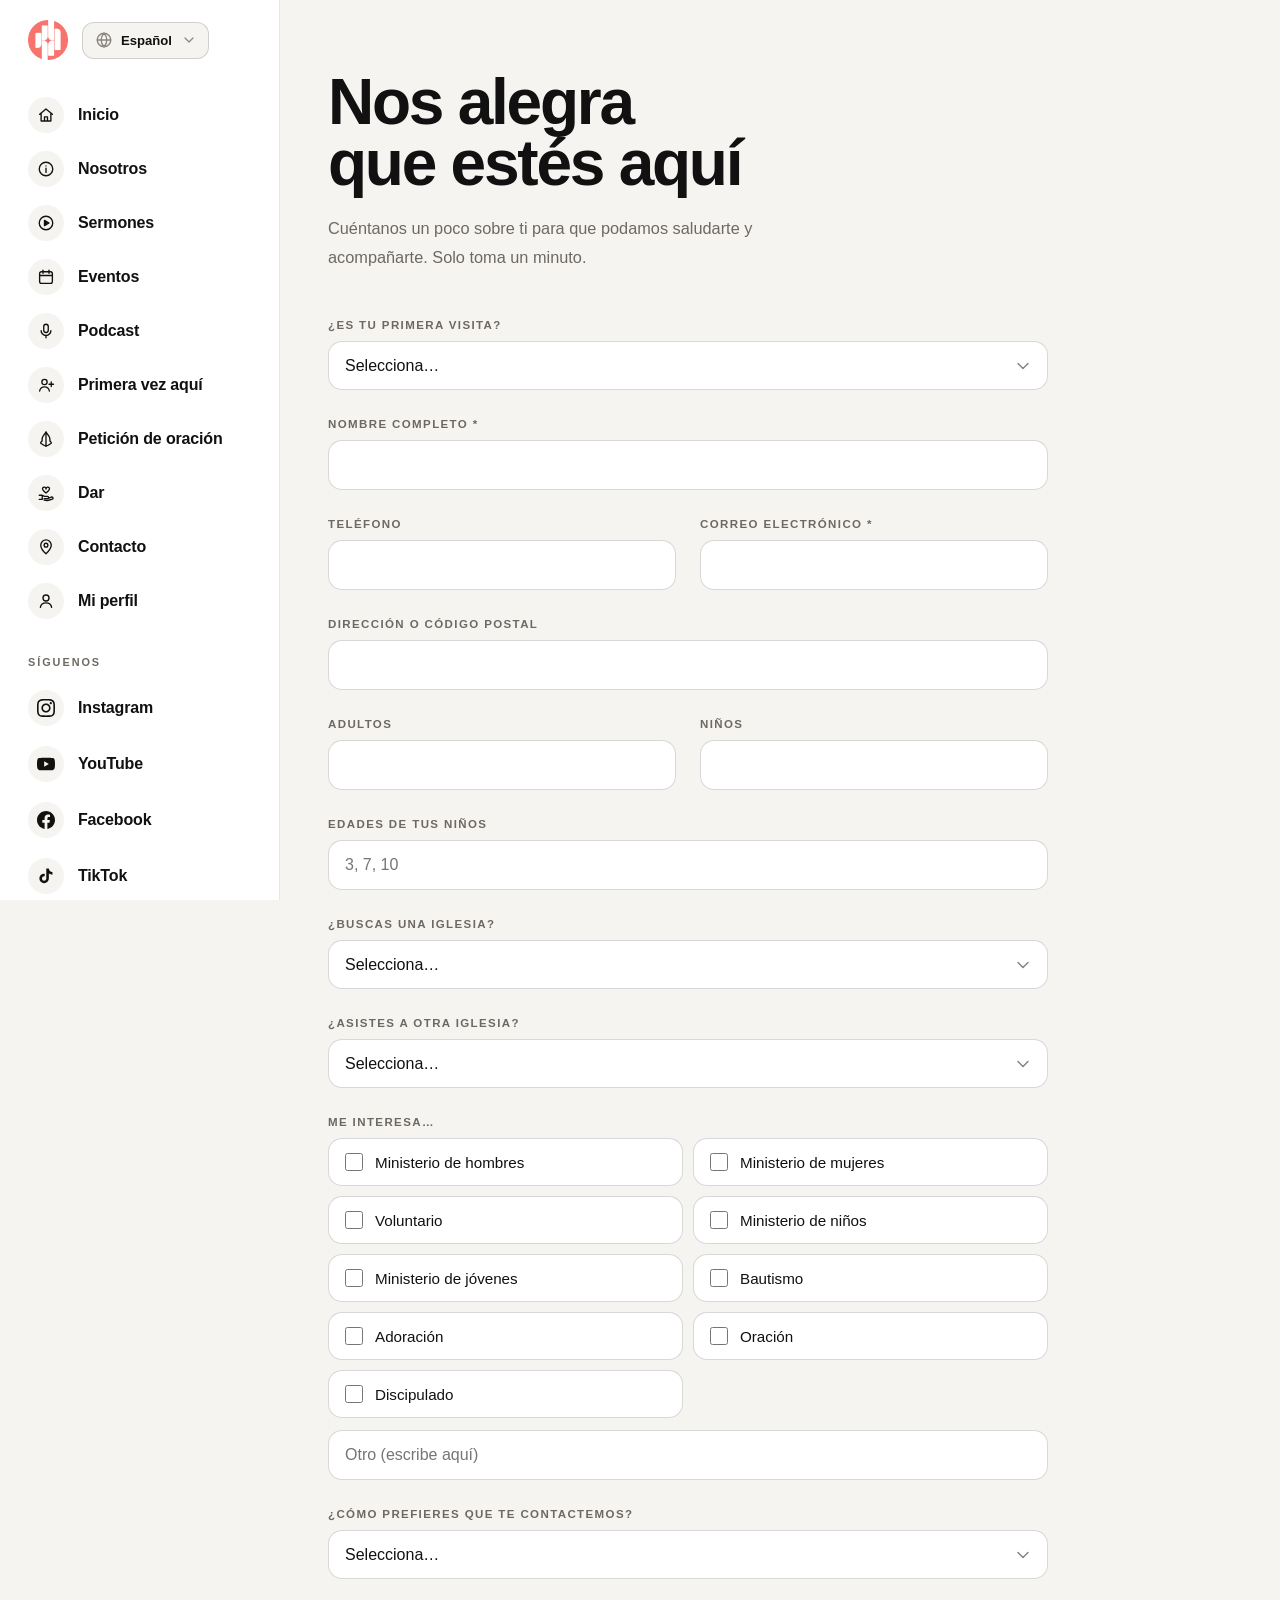
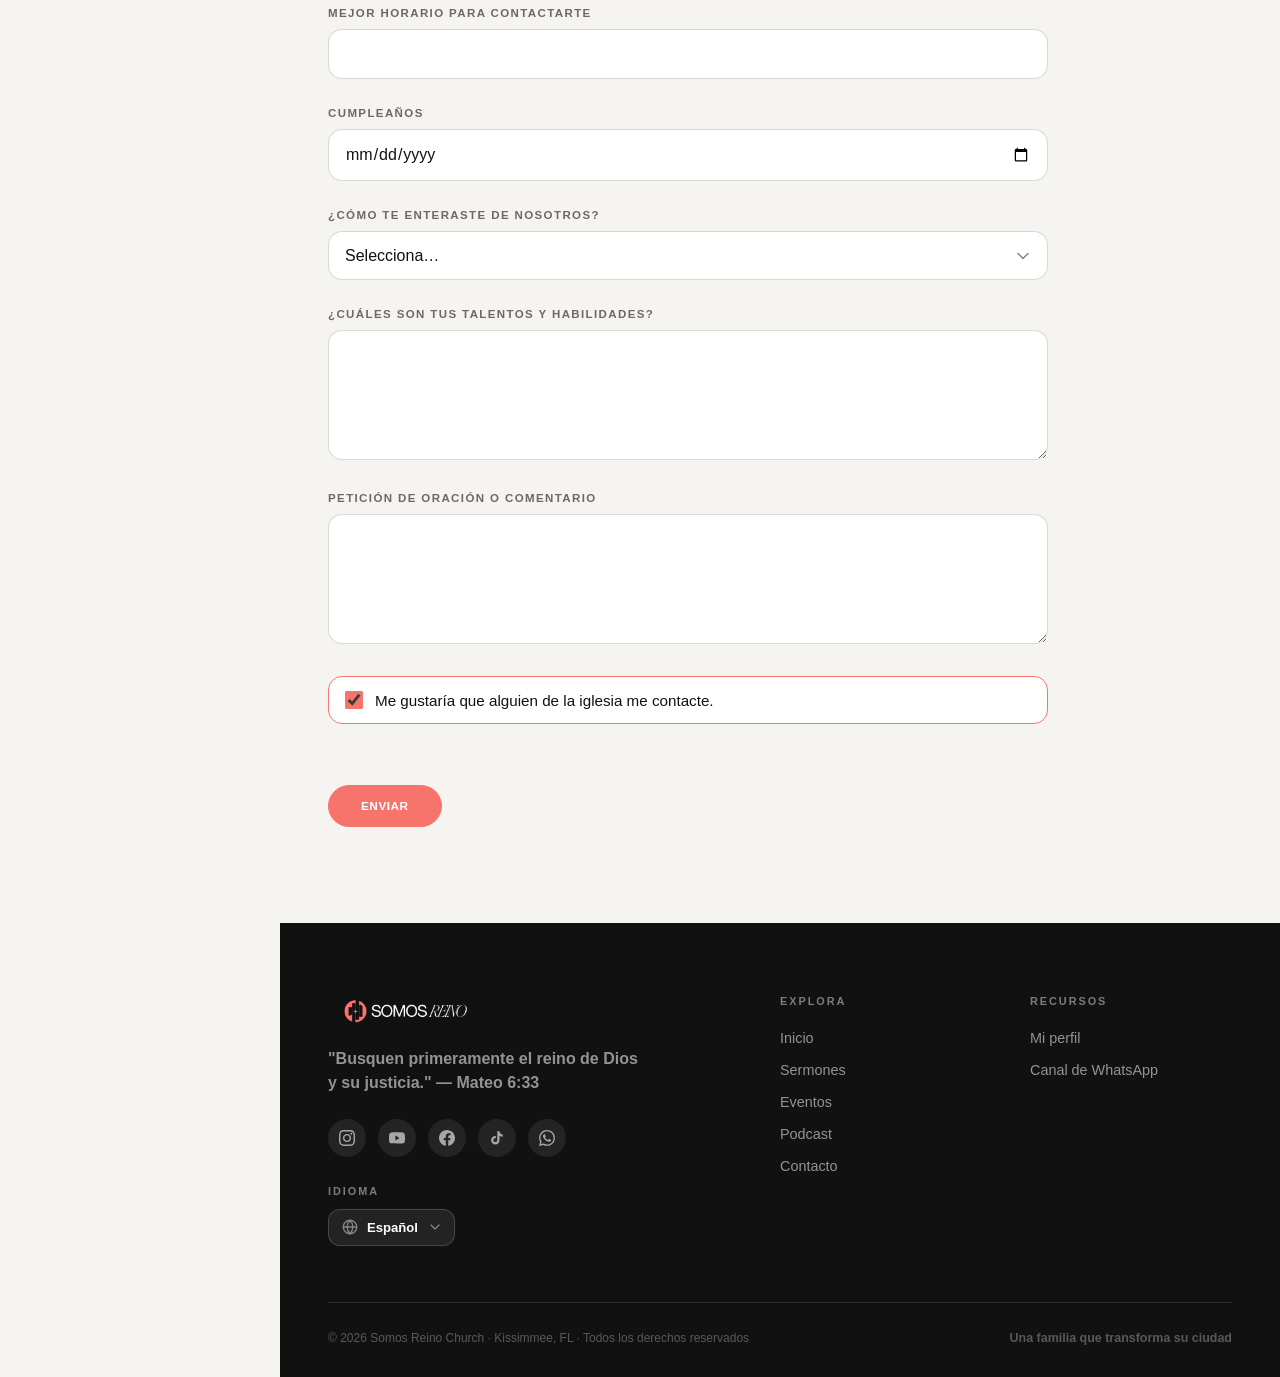
<file: welcome.html>
<!DOCTYPE html>
<html lang="es">
<head>
  <meta charset="UTF-8" />
  <meta name="viewport" content="width=device-width, initial-scale=1.0" />
  <title>Bienvenido — Somos Reino</title>
  <meta name="description" content="Cuéntanos un poco sobre ti para que podamos saludarte y acompañarte. Somos Reino, Kissimmee, FL." />
  <link rel="stylesheet" href="/motion.css" />
  <script src="/motion.js"></script>
  <meta name="color-scheme" content="light dark" />
  <meta name="theme-color" content="#FFFFFF" media="(prefers-color-scheme: light)" />
  <meta name="theme-color" content="#181614" media="(prefers-color-scheme: dark)" />
  <link rel="canonical" href="https://somosreino.org/welcome" />
  <meta property="og:type" content="website" />
  <meta property="og:site_name" content="Somos Reino Church" />
  <meta property="og:title" content="Bienvenido — Somos Reino" />
  <meta property="og:description" content="Cuéntanos un poco sobre ti para que podamos saludarte y acompañarte. Somos Reino, Kissimmee, FL." />
  <meta property="og:url" content="https://somosreino.org/welcome" />
  <meta property="og:locale" content="es_US" />
  <meta property="og:locale:alternate" content="en_US" />
  <meta property="og:image" content="https://somosreino.org/og-image.jpg" />
  <meta property="og:image:width" content="1200" />
  <meta property="og:image:height" content="630" />
  <meta property="og:image:alt" content="Alabanza en Somos Reino" />
  <meta name="twitter:card" content="summary_large_image" />
  <meta name="twitter:title" content="Bienvenido — Somos Reino" />
  <meta name="twitter:description" content="Cuéntanos un poco sobre ti para que podamos saludarte y acompañarte. Somos Reino, Kissimmee, FL." />
  <meta name="twitter:image" content="https://somosreino.org/og-image.jpg" />
  <link rel="icon" href="https://somosreino.org/favicon.ico" sizes="any" />
  <link rel="icon" type="image/png" sizes="16x16" href="https://somosreino.org/favicon-16x16.png" />
  <link rel="icon" type="image/png" sizes="32x32" href="https://somosreino.org/favicon-32x32.png" />
  <link rel="icon" type="image/png" sizes="192x192" href="https://somosreino.org/icon-192.png" />
  <link rel="apple-touch-icon" sizes="180x180" href="https://somosreino.org/apple-touch-icon.png" />

  <style>
    *, *::before, *::after { margin: 0; padding: 0; box-sizing: border-box; }

    :root {
      --font: "Helvetica Neue", Helvetica, Arial, sans-serif;
      --surface:    #FFFFFF;
      --ink:        #111111;
      --ink-faint:  rgba(17,17,17,0.28);
      --black:      #111111;
      --near-black: #1A1816;
      --white:      #FFFFFF;
      --cream:      #F6F4F1;
      --gray-100:   #ECE9E4;
      --line:       rgba(17,17,17,0.1);
      --rule:       rgba(17,17,17,0.16);
      --orange:     #F7746D;
      --text:       #171412;
      --muted:      #6E6862;
      --label:      var(--muted);
      --label-dark: rgba(255,255,255,0.45);
      /* Coral is the action color: buttons, links, hover and selected states */
      --action:     var(--orange);
      --ease:       cubic-bezier(0.16, 1, 0.3, 1);
      --ease-back:  cubic-bezier(0.34, 1.4, 0.64, 1);
      --header-h:   72px;
      --orange-dark:#C05A55;
      --action-dark: var(--orange-dark);
    }

    /* ── DARK MODE ── follows the device setting (prefers-color-scheme) */
    :root { color-scheme: light dark; }
    @media (prefers-color-scheme: dark) {
      :root {
        --surface:    #221F1C;
        --cream:      #181614;
        --gray-100:   #2E2A26;
        --ink:        #F3EFEA;
        --ink-faint:  rgba(255,255,255,0.28);
        --text:       #F3EFEA;
        --muted:      #ABA59E;
        --line:       rgba(255,255,255,0.12);
        --rule:       rgba(255,255,255,0.18);
      }
    }

    @media (prefers-reduced-motion: no-preference) { html { scroll-behavior: smooth; } }

    body {
      font-family: var(--font);
      background: var(--cream);
      color: var(--text);
      overflow-x: hidden;
    }

    a:focus-visible, button:focus-visible {
      outline: 2px solid var(--action);
      outline-offset: 3px;
    }
    .skip-link {
      position: fixed; top: 8px; left: 8px; z-index: 1000;
      padding: 12px 18px; border-radius: 8px;
      background: var(--black); color: var(--white);
      font: 700 0.85rem var(--font); text-decoration: none;
      transform: translateY(-200%);
    }
    .skip-link:focus { transform: none; }

    .container { max-width: 1200px; margin: 0 auto; padding: 0 48px; }

    /* ── HEADER ── white, logo mark left, profile right ── */
    header.site-header {
      position: sticky; top: 0; z-index: 200;
      background: var(--surface);
    }
    .site-header .container {
      display: flex; align-items: center; justify-content: space-between;
      gap: 32px;
      min-height: var(--header-h);
    }
    .nav-logo { display: block; text-decoration: none; }
    .nav-logo img { display: block; width: 40px; height: 40px; }

    .nav-links {
      list-style: none; display: flex; gap: 32px;
      position: absolute; left: 50%; transform: translateX(-50%);
    }
    .nav-links a {
      font-family: var(--font);
      font-size: 0.72rem; font-weight: 700; letter-spacing: 0.1em; text-transform: uppercase;
      color: var(--muted); text-decoration: none;
      transition: color 0.3s;
    }
    .nav-links a:hover, .nav-links a[aria-current="page"] { color: var(--ink); }

    .nav-right { display: flex; align-items: center; gap: 16px; }
    .nav-btn {
      font-family: var(--font);
      font-size: 0.75rem; letter-spacing: 0.04em; font-weight: 700; text-transform: uppercase;
      color: var(--white); background: var(--action);
      padding: 12px 26px; border-radius: 100px; text-decoration: none;
      transition: transform 0.3s var(--ease-back), box-shadow 0.3s ease;
    }
    @media (hover: hover) { .nav-btn:hover { transform: translateY(-2px); box-shadow: 0 8px 20px rgba(247,116,109,0.35); } }

    .nav-profile {
      display: grid; place-items: center;
      width: 40px; height: 40px;
      color: var(--ink);
      transition: color 0.3s ease, transform 0.3s var(--ease-back);
    }
    .nav-profile svg { width: 26px; height: 26px; }
    @media (hover: hover) { .nav-profile:hover { color: var(--action); transform: translateY(-1px); } }

    /* Mobile tab bar — same as the home page */
    .nav-tabs { display: none; }
    @media (max-width: 900px) {
      .container { padding: 0 24px; }
      .site-header .container { min-height: 60px; }
      .nav-links, .nav-btn { display: none; }
      .nav-logo img { width: 36px; height: 36px; }
      .nav-tabs {
        display: flex; overflow-x: auto; overscroll-behavior-x: contain; -webkit-overflow-scrolling: touch; scroll-snap-type: x proximity; scrollbar-width: none;
        background: var(--surface);
      }
      .nav-tabs::-webkit-scrollbar { display: none; }
      .nav-tabs a {
        flex: 0 0 76px; scroll-snap-align: start;
        position: relative;
        display: flex; flex-direction: column; align-items: center; gap: 4px;
        min-height: 56px; padding: 9px 2px 8px;
        color: var(--ink);
        font: 600 0.64rem/1.1 var(--font); letter-spacing: 0.03em;
        text-decoration: none;
        -webkit-tap-highlight-color: transparent;
        transition: color 0.3s ease, transform 0.3s var(--ease-back);
      }
      .nav-tabs svg { width: 22px; height: 22px; transition: transform 0.4s var(--ease-back); }
      .nav-tabs a::after {
        content: ''; position: absolute; top: -1px; left: 30%; right: 30%;
        height: 2px; border-radius: 2px; background: var(--action);
        transform: scaleX(0); transition: transform 0.4s var(--ease);
      }
      .nav-tabs a[aria-current="true"] { color: var(--action); }
      .nav-tabs a[aria-current="true"]::after { transform: scaleX(1); }
      .nav-tabs a[aria-current="true"] svg { transform: translateY(-1px) scale(1.08); }
      .nav-tabs a:active { transform: scale(0.94); }
    }

    /* ── GIVE ── */
    /* ── NEW GUEST PAGE ── */
    main { padding: 72px 0 96px; }
    .welcome { max-width: 720px; }
    .intro { font-size: 1.02rem; line-height: 1.75; color: var(--muted); max-width: 520px; margin: 20px 0 48px; text-wrap: pretty; }
    @keyframes rise { from { opacity: 0; transform: translate3d(0, 40px, 0) scale(0.985); } to { opacity: 1; transform: none; } }
    .rise { opacity: 0; animation: rise 1.1s var(--ease) forwards; }
    .rise-2 { animation-delay: 0.12s; }
    .rise-3 { animation-delay: 0.24s; }
    @media (prefers-reduced-motion: reduce) { .rise { animation: none; opacity: 1; } }

    .field { margin-bottom: 28px; }
    .row { display: grid; grid-template-columns: 1fr 1fr; gap: 24px; }
    .welcome label {
      display: block; margin-bottom: 10px;
      font-size: 0.72rem; font-weight: 700; letter-spacing: 0.12em; text-transform: uppercase; color: var(--muted);
    }
    .welcome input:not([type="checkbox"]), .welcome select, .welcome textarea {
      width: 100%; font: inherit; font-size: 1rem; color: var(--ink);
      padding: 15px 16px; border: 1px solid var(--rule); border-radius: 14px;
      background: var(--surface); transition: border-color 0.3s ease;
    }
    .welcome select {
      appearance: none; -webkit-appearance: none; padding-right: 46px;
      background-image: url("data:image/svg+xml,%3Csvg xmlns='http://www.w3.org/2000/svg' width='20' height='20' viewBox='0 0 24 24' fill='none' stroke='%238a847d' stroke-width='1.8' stroke-linecap='round' stroke-linejoin='round'%3E%3Cpath d='m6 9 6 6 6-6'/%3E%3C/svg%3E");
      background-repeat: no-repeat; background-position: right 14px center;
    }
    @media (hover: hover) { .welcome input:not([type="checkbox"]):hover, .welcome select:hover, .welcome textarea:hover { border-color: var(--ink-faint); } }
    .welcome input:focus-visible, .welcome select:focus-visible, .welcome textarea:focus-visible { outline: none; border-color: var(--action); box-shadow: 0 0 0 3px rgba(247,116,109,0.2); }
    .welcome textarea { min-height: 130px; resize: vertical; line-height: 1.6; }
    .checks { display: grid; grid-template-columns: 1fr 1fr; gap: 10px; }
    .welcome label.check {
      display: flex; align-items: center; gap: 12px; margin: 0; padding: 14px 16px; cursor: pointer;
      font-size: 0.95rem; font-weight: 500; letter-spacing: 0; text-transform: none; color: var(--ink);
      border: 1px solid var(--rule); border-radius: 14px; background: var(--surface);
      transition: border-color 0.3s ease;
    }
    .welcome label.check:has(input:checked) { border-color: var(--action); }
    .welcome label.check input { width: 18px; height: 18px; flex-shrink: 0; margin: 0; accent-color: var(--action); }
    .hp { position: absolute; left: -9999px; height: 0; overflow: hidden; }
    .error { color: #B3261E; font-size: 0.9rem; margin-bottom: 16px; min-height: 1.2em; }
    @media (prefers-color-scheme: dark) { .error { color: #FF8A80; } }
    .submit {
      font-family: var(--font); font-size: 0.74rem; font-weight: 700; letter-spacing: 0.04em; text-transform: uppercase;
      color: #fff; background: var(--action); border: 1px solid var(--action); border-radius: 100px;
      padding: 13px 32px; cursor: pointer;
      transition: transform 0.3s var(--ease-back), background 0.25s ease, box-shadow 0.3s ease;
    }
    @media (hover: hover) { .submit:hover:not(:disabled) { background: var(--action-dark); border-color: var(--action-dark); transform: translateY(-2px); box-shadow: 0 12px 28px rgba(247,116,109,0.4); } }
    .submit:focus-visible { outline: 2px solid var(--action); outline-offset: 3px; }
    .submit:disabled { opacity: 0.6; cursor: default; }
    .thanks { display: none; padding-top: 8px; }
    .thanks h2 { font-size: clamp(1.8rem, 4vw, 2.6rem); font-weight: 700; letter-spacing: -0.03em; line-height: 1; color: var(--ink); margin-bottom: 16px; }
    .thanks p { font-size: 1.02rem; line-height: 1.75; color: var(--muted); max-width: 480px; }
    @media (max-width: 900px) { main { padding: 40px 0 64px; } }
    @media (max-width: 600px) { .row { grid-template-columns: 1fr; gap: 0; } .checks { grid-template-columns: 1fr; } }
    h1.display {
      font-family: var(--font);
      font-size: clamp(2.4rem, 5vw, 4rem);
      font-weight: 700; letter-spacing: -0.035em; line-height: 0.95;
      color: var(--ink);
      text-wrap: balance;
    }
    h1.display .reg { font-weight: 700; }

    /* ── FOOTER ── */
    footer { background: var(--black); padding: 72px 0 32px; }
    .footer-top { display: grid; grid-template-columns: 2fr 1fr 1fr; gap: 48px; margin-bottom: 56px; }
    .footer-brand img { display: block; height: 32px; width: auto; }
    .footer-tagline {
      font-family: var(--font); font-weight: 600; font-size: 1rem;
      color: rgba(255,255,255,0.55); margin: 20px 0 24px; line-height: 1.5;
    }
    .footer-col-title {
      font-family: var(--font); font-size: 0.68rem; letter-spacing: 0.18em;
      text-transform: uppercase; font-weight: 700; color: var(--label-dark);
      margin-bottom: 22px; display: block;
    }
    .footer-links { list-style: none; display: flex; flex-direction: column; gap: 14px; }
    .footer-links a { font-size: 0.9rem; font-weight: 500; color: rgba(255,255,255,0.55); text-decoration: none; transition: color 0.3s; }
    .footer-links a:hover { color: var(--white); }
    .footer-social { display: flex; gap: 12px; }
    .social-link {
      display: flex; align-items: center; justify-content: center;
      width: 38px; height: 38px; border-radius: 50%;
      background: rgba(255,255,255,0.08); color: rgba(255,255,255,0.6);
      text-decoration: none; transition: background 0.3s, color 0.3s, transform 0.2s;
    }
    .social-link:hover { background: var(--action); color: var(--white); transform: translateY(-2px); }
    .footer-lang { margin-top: 28px; }
    .footer-lang .footer-col-title { margin-bottom: 12px; }
    .lang-toggle {
      display: inline-flex; align-items: center; gap: 2px; padding: 3px;
      background: rgba(255,255,255,0.08); border: 1px solid rgba(255,255,255,0.16); border-radius: 100px;
    }
    .lang-option {
      font-family: var(--font); font-size: 0.66rem; font-weight: 700; letter-spacing: 0.04em;
      color: rgba(255,255,255,0.55); background: none; border: none;
      padding: 6px 12px; border-radius: 100px; cursor: pointer;
      transition: background 0.25s ease, color 0.25s ease;
    }
    .lang-option.active { background: var(--action); color: var(--white); }
    .lang-option:not(.active):hover { color: var(--white); }
    .footer-bottom {
      border-top: 1px solid rgba(255,255,255,0.1); padding-top: 28px;
      display: flex; justify-content: space-between; align-items: center; flex-wrap: wrap; gap: 12px;
    }
    .footer-copy { font-size: 0.75rem; color: rgba(255,255,255,0.3); font-weight: 500; }
    .footer-verse { font-family: var(--font); font-weight: 700; font-size: 0.78rem; color: rgba(255,255,255,0.3); }
    @media (max-width: 900px) {
      .footer-top { grid-template-columns: 1fr 1fr; gap: 32px 20px; }
      .footer-top > :first-child { grid-column: 1 / -1; }
      .footer-bottom { flex-direction: column; text-align: center; gap: 8px; }
    }

    /* ── HAMBURGER MENU (left of the logo) ── */
    .nav-left { display: flex; align-items: center; gap: 8px; }
    .nav-menu-btn {
      display: flex; flex-direction: column; justify-content: center; align-items: center; gap: 5px;
      width: 40px; height: 40px; padding: 0;
      background: none; border: 0; cursor: pointer;
      color: var(--ink);
      transition: color 0.3s ease;
    }
    .nav-menu-btn span {
      display: block; width: 22px; height: 2px; border-radius: 2px;
      background: currentColor;
      transition: transform 0.35s var(--ease), opacity 0.2s ease;
    }
    .nav-menu-btn[aria-expanded="true"] span:nth-child(1) { transform: translateY(7px) rotate(45deg); }
    .nav-menu-btn[aria-expanded="true"] span:nth-child(2) { opacity: 0; }
    .nav-menu-btn[aria-expanded="true"] span:nth-child(3) { transform: translateY(-7px) rotate(-45deg); }
    @media (hover: hover) { .nav-menu-btn:hover { color: var(--action); } }
    @media (max-width: 900px) {
      .nav-menu-btn, body.hero-light #nav:not(.scrolled) .nav-menu-btn { color: var(--ink); }
    }

    .menu-backdrop {
      position: fixed; inset: 0; z-index: 290;
      background: rgba(17,17,17,0.45);
      opacity: 0; visibility: hidden;
      transition: opacity 0.35s ease, visibility 0s linear 0.35s;
    }
    .menu-panel {
      position: fixed; top: 0; bottom: 0; left: 0; z-index: 300;
      width: min(86vw, 340px);
      display: flex; flex-direction: column;
      padding: 20px 28px 28px;
      background: var(--surface); color: var(--ink);
      transform: translate3d(-100%, 0, 0); visibility: hidden;
      transition: transform 0.5s var(--ease), visibility 0s linear 0.5s;
      overflow-y: auto; overscroll-behavior: contain;
    }
    body.menu-open { overflow: hidden; }
    body.menu-open .menu-backdrop { opacity: 1; visibility: visible; transition-delay: 0s; }
    body.menu-open .menu-panel { transform: none; visibility: visible; transition-delay: 0s; }
    .menu-head { display: flex; align-items: center; justify-content: space-between; margin-bottom: 28px; }
    .menu-head img { display: block; width: 40px; height: 40px; }
    .menu-head .lang-select { margin: 0 auto 0 14px; }
    .lang-select {
      appearance: none; -webkit-appearance: none;
      font-family: var(--font); font-size: 0.82rem; font-weight: 600; color: var(--ink);
      background-color: var(--cream);
      background-image: url("data:image/svg+xml,%3Csvg xmlns='http://www.w3.org/2000/svg' width='18' height='18' viewBox='0 0 24 24' fill='none' stroke='%238a847d' stroke-width='1.8' stroke-linecap='round' stroke-linejoin='round'%3E%3Ccircle cx='12' cy='12' r='9'/%3E%3Cpath d='M3 12h18M12 3c2.5 2.6 3.8 5.6 3.8 9s-1.3 6.4-3.8 9c-2.5-2.6-3.8-5.6-3.8-9S9.5 5.6 12 3Z'/%3E%3C/svg%3E"), url("data:image/svg+xml,%3Csvg xmlns='http://www.w3.org/2000/svg' width='16' height='16' viewBox='0 0 24 24' fill='none' stroke='%238a847d' stroke-width='1.8' stroke-linecap='round' stroke-linejoin='round'%3E%3Cpath d='m6 9 6 6 6-6'/%3E%3C/svg%3E");
      background-repeat: no-repeat, no-repeat; background-position: 12px center, right 11px center; background-size: 18px, 16px;
      border: 1px solid var(--rule); border-radius: 12px;
      padding: 10px 36px 10px 38px; cursor: pointer;
      transition: border-color 0.25s ease;
    }
    @media (hover: hover) { .lang-select:hover { border-color: var(--ink-faint); } }
    .lang-select:focus-visible { outline: 2px solid var(--action); outline-offset: 2px; }
    footer .lang-select { background-color: rgba(255,255,255,0.08); border-color: rgba(255,255,255,0.16); color: #fff; }
    .menu-close {
      width: 40px; height: 40px; border: 0; background: none; cursor: pointer;
      font-size: 2rem; line-height: 1; color: var(--ink);
    }
    .menu-links { list-style: none; display: flex; flex-direction: column; }
    .menu-links a {
      display: flex; align-items: center; gap: 14px; padding: 9px 0;
      font-size: 1rem; font-weight: 600; letter-spacing: -0.01em;
      color: var(--ink); text-decoration: none;
      transition: color 0.25s ease;
    }
    .menu-links .ico {
      display: grid; place-items: center; flex: none;
      width: 36px; height: 36px; border-radius: 50%;
      background: var(--cream); color: var(--ink);
      transition: background 0.3s ease, color 0.3s ease, transform 0.4s var(--ease-back);
    }
    .menu-links .ico svg { width: 18px; height: 18px; }
    @media (hover: hover) {
      .menu-links a:hover { color: var(--action); }
      .menu-links a:hover .ico { background: var(--action); color: var(--white); transform: translateY(-2px); }
    }
    .menu-foot { margin-top: auto; padding-top: 32px; }
    .menu-label {
      display: block; margin-bottom: 12px;
      font-size: 0.68rem; font-weight: 700; letter-spacing: 0.18em; text-transform: uppercase;
      color: var(--muted);
    }
    .menu-panel .lang-toggle {
      display: inline-flex; align-items: center; gap: 2px; padding: 3px;
      background: var(--cream); border: 1px solid var(--rule); border-radius: 100px;
    }
    .menu-panel .lang-option {
      font-size: 0.72rem; font-weight: 700; letter-spacing: 0.04em;
      color: var(--muted); background: none; border: 0;
      padding: 8px 16px; border-radius: 100px; cursor: pointer;
      transition: background 0.25s ease, color 0.25s ease;
    }
    .menu-panel .lang-option.active { background: var(--ink); color: var(--surface); }
    .menu-panel .lang-option:not(.active):hover { color: var(--ink); }
    @media (prefers-reduced-motion: reduce) {
      .menu-panel, .menu-backdrop { transition-duration: 0.01ms; }
    }

    /* Follow us (inside the menu) */
    .menu-social { margin-top: 28px; }
    .menu-social-list { list-style: none; display: flex; flex-direction: column; }
    .menu-social-list a {
      display: flex; align-items: center; gap: 14px;
      padding: 10px 0; color: var(--ink); text-decoration: none;
      font-size: 1rem; font-weight: 600; letter-spacing: -0.01em;
      transition: color 0.25s ease;
    }
    .menu-social-list .ico {
      display: grid; place-items: center; flex: none;
      width: 36px; height: 36px; border-radius: 50%;
      background: var(--cream); color: var(--ink);
      transition: background 0.3s ease, color 0.3s ease, transform 0.4s var(--ease-back);
    }
    .menu-social-list .ico svg { width: 18px; height: 18px; }
    @media (hover: hover) {
      .menu-social-list a:hover { color: var(--action); }
      .menu-social-list a:hover .ico { background: var(--action); color: var(--white); transform: translateY(-2px); }
    }

    /* Menu entrance: panel glides in, then its contents follow one by one */
    .menu-head, .menu-links li, .menu-social > .menu-label, .menu-social-list li, .menu-foot {
      opacity: 0;
      transform: translate3d(-22px, 0, 0);
      transition: opacity 0.2s ease, transform 0.2s ease;
    }
    body.menu-open .menu-head, body.menu-open .menu-links li, body.menu-open .menu-social > .menu-label,
    body.menu-open .menu-social-list li, body.menu-open .menu-foot {
      opacity: 1;
      transform: none;
      transition: opacity 0.5s ease, transform 0.7s var(--ease);
      transition-delay: calc(0.12s + var(--i, 0) * 0.045s);
    }
    .menu-head { --i: 0; }
    .menu-links li:nth-child(1) { --i: 1; } .menu-links li:nth-child(2) { --i: 2; } .menu-links li:nth-child(3) { --i: 3; }
    .menu-links li:nth-child(4) { --i: 4; } .menu-links li:nth-child(5) { --i: 5; } .menu-links li:nth-child(6) { --i: 6; }
    .menu-links li:nth-child(7) { --i: 7; } .menu-links li:nth-child(8) { --i: 8; } .menu-links li:nth-child(9) { --i: 9; }
    .menu-social > .menu-label { --i: 10; }
    .menu-social-list li:nth-child(1) { --i: 11; } .menu-social-list li:nth-child(2) { --i: 12; }
    .menu-social-list li:nth-child(3) { --i: 13; } .menu-social-list li:nth-child(4) { --i: 14; }
    .menu-social-list li:nth-child(5) { --i: 15; }
    .menu-foot { --i: 16; }
    @media (prefers-reduced-motion: reduce) {
      .menu-head, .menu-links li, .menu-social > .menu-label, .menu-social-list li, .menu-foot {
        opacity: 1; transform: none; transition: none; transition-delay: 0s;
      }
    }
  </style>
</head>
<body>
  <a class="skip-link" href="#main" data-en="Skip to content">Saltar al contenido</a>

  <header class="site-header">
    <div class="container">
      <div class="nav-left">
        <button type="button" class="nav-menu-btn" id="menu-btn" aria-label="Menú" data-en-label="Menu" aria-controls="menu-panel" aria-expanded="false"><span></span><span></span><span></span></button>
        <a href="https://somosreino.org/" class="nav-logo"><img src="/logo-mark.png" alt="Somos Reino" width="40" height="40" /></a>
      </div>
      <ul class="nav-links">
        <li><a href="https://somosreino.org/about" data-en="About us">Nosotros</a></li>
        <li><a href="https://somosreino.org/sermons" data-en="Sermons">Sermones</a></li>
        <li><a href="https://somosreino.org/events" data-en="Events">Eventos</a></li>
        <li><a href="https://somosreino.org/#esencial">Podcast</a></li>
        <li><a href="https://somosreino.org/prayer" data-en="Prayer request">Petición de oración</a></li>
        <li><a href="https://somosreino.org/#contacto" data-en="Contact">Contacto</a></li>
      </ul>
      <div class="nav-right">
        <a href="https://somosreino.org/give" class="nav-btn" data-en="Give">Dar</a>
        <a href="https://somosreino.churchtrac.com/sign-in" class="nav-profile" target="_blank" rel="noopener" aria-label="Mi perfil" data-en-label="My profile"><svg viewBox="0 0 24 24" fill="none" stroke="currentColor" stroke-width="1.8" stroke-linecap="round" stroke-linejoin="round" aria-hidden="true"><circle cx="12" cy="8" r="4"/><path d="M4.5 20.5c.6-3.7 3.7-6 7.5-6s6.9 2.3 7.5 6"/></svg></a>
      </div>
    </div>
    <!-- Mobile tab bar — same as the home page -->
    <div class="nav-tabs" role="navigation" aria-label="Secciones" data-en-label="Sections">
      <a href="https://somosreino.org/"><svg viewBox="0 0 24 24" fill="none" stroke="currentColor" stroke-width="1.8" stroke-linecap="round" stroke-linejoin="round" aria-hidden="true"><path d="M3.5 11 12 4l8.5 7M5.5 9.5V20h13V9.5M10 20v-5.5h4V20"/></svg><span data-en="Home">Inicio</span></a>
      <a href="https://somosreino.org/give"><svg viewBox="0 0 24 24" fill="none" stroke="currentColor" stroke-width="1.8" stroke-linecap="round" stroke-linejoin="round" aria-hidden="true"><path d="M12 9.6C12 7.3 9 6.2 7.6 8.2 6.3 10 7.7 11.6 12 15c4.3-3.4 5.7-5 4.4-6.8C15 6.2 12 7.3 12 9.6Z" transform="translate(0 -3)"/><path d="M3 15h4l3 1.5h4a1.5 1.5 0 0 1 0 3H9.5M7 15v5.5H3M14 19.5l5-2a1.6 1.6 0 0 1 1.7 2.7L14 22l-4.5-.5"/></svg><span data-en="Give">Dar</span></a>
      <a href="https://somosreino.org/about"><svg viewBox="0 0 24 24" fill="none" stroke="currentColor" stroke-width="1.8" stroke-linecap="round" stroke-linejoin="round" aria-hidden="true"><circle cx="12" cy="12" r="9"/><path d="M12 11v5.5M12 7.8v.1"/></svg><span data-en="About us">Nosotros</span></a>
      <a href="https://somosreino.org/sermons"><svg viewBox="0 0 24 24" fill="none" stroke="currentColor" stroke-width="1.8" stroke-linecap="round" stroke-linejoin="round" aria-hidden="true"><circle cx="12" cy="12" r="9"/><path d="M10 8.5v7l6-3.5-6-3.5Z" fill="currentColor"/></svg><span data-en="Sermons">Sermones</span></a>
      <a href="https://somosreino.org/events"><svg viewBox="0 0 24 24" fill="none" stroke="currentColor" stroke-width="1.8" stroke-linecap="round" stroke-linejoin="round" aria-hidden="true"><rect x="3.5" y="5" width="17" height="15.5" rx="2.5"/><path d="M3.5 10h17M8 3v4M16 3v4"/></svg><span data-en="Events">Eventos</span></a>
      <a href="https://somosreino.org/#esencial"><svg viewBox="0 0 24 24" fill="none" stroke="currentColor" stroke-width="1.8" stroke-linecap="round" stroke-linejoin="round" aria-hidden="true"><rect x="9" y="3" width="6" height="11" rx="3"/><path d="M5.5 11.5a6.5 6.5 0 0 0 13 0M12 18v3"/></svg><span>Podcast</span></a>
      <a href="https://somosreino.org/prayer"><svg viewBox="0 0 24 24" fill="none" stroke="currentColor" stroke-width="1.8" stroke-linecap="round" stroke-linejoin="round" aria-hidden="true"><path d="M12 3 8.6 7.6C7.4 9.2 6.8 10.4 6.8 12.2v2.4l-1.5 1.6c-.5.6-.4 1.4.2 1.8l3.6 2.4c1.1.7 1.9.9 2.9.9"/><path d="M12 3l3.4 4.6c1.2 1.6 1.8 2.8 1.8 4.6v2.4l1.5 1.6c.5.6.4 1.4-.2 1.8l-3.6 2.4c-1.1.7-1.9.9-2.9.9"/><path d="M12 3v18"/></svg><span data-en="Prayer">Oración</span></a>
    </div>
  </header>


  <!-- ── MENU PANEL ── -->
  <div class="menu-backdrop" id="menu-backdrop"></div>
  <aside class="menu-panel" id="menu-panel" aria-label="Menú" data-en-label="Menu">
    <div class="menu-head">
      <a href="https://somosreino.org/"><img src="/logo-mark.png" alt="Somos Reino" width="40" height="40" /></a>
      <select class="lang-select" aria-label="Idioma / Language" data-lang-select>
        <option value="es">Español</option>
        <option value="en">English</option>
      </select>
      <button type="button" class="menu-close" id="menu-close" aria-label="Cerrar menú" data-en-label="Close menu">&times;</button>
    </div>
    <ul class="menu-links">
      <li><a href="https://somosreino.org/"><span class="ico"><svg aria-hidden="true" viewBox="0 0 24 24" fill="none" stroke="currentColor" stroke-width="1.8" stroke-linecap="round" stroke-linejoin="round"><path d="M3.5 11 12 4l8.5 7M5.5 9.5V20h13V9.5M10 20v-5.5h4V20"/></svg></span><span data-en="Home">Inicio</span></a></li>
      <li><a href="https://somosreino.org/about"><span class="ico"><svg aria-hidden="true" viewBox="0 0 24 24" fill="none" stroke="currentColor" stroke-width="1.8" stroke-linecap="round" stroke-linejoin="round"><circle cx="12" cy="12" r="9"/><path d="M12 11v5.5M12 7.8v.1"/></svg></span><span data-en="About us">Nosotros</span></a></li>
      <li><a href="https://somosreino.org/sermons"><span class="ico"><svg aria-hidden="true" viewBox="0 0 24 24" fill="none" stroke="currentColor" stroke-width="1.8" stroke-linecap="round" stroke-linejoin="round"><circle cx="12" cy="12" r="9"/><path d="M10 8.5v7l6-3.5-6-3.5Z" fill="currentColor"/></svg></span><span data-en="Sermons">Sermones</span></a></li>
      <li><a href="https://somosreino.org/events"><span class="ico"><svg aria-hidden="true" viewBox="0 0 24 24" fill="none" stroke="currentColor" stroke-width="1.8" stroke-linecap="round" stroke-linejoin="round"><rect x="3.5" y="5" width="17" height="15.5" rx="2.5"/><path d="M3.5 10h17M8 3v4M16 3v4"/></svg></span><span data-en="Events">Eventos</span></a></li>
      <li><a href="https://somosreino.org/#esencial"><span class="ico"><svg aria-hidden="true" viewBox="0 0 24 24" fill="none" stroke="currentColor" stroke-width="1.8" stroke-linecap="round" stroke-linejoin="round"><rect x="9" y="3" width="6" height="11" rx="3"/><path d="M5.5 11.5a6.5 6.5 0 0 0 13 0M12 18v3"/></svg></span><span>Podcast</span></a></li>
      <li><a href="https://somosreino.org/welcome"><span class="ico"><svg aria-hidden="true" viewBox="0 0 24 24" fill="none" stroke="currentColor" stroke-width="1.8" stroke-linecap="round" stroke-linejoin="round"><circle cx="10" cy="8" r="3.5"/><path d="M3.5 20c.6-3.4 3.2-5.5 6.5-5.5s5.9 2.1 6.5 5.5M19 8v6M16 11h6"/></svg></span><span data-en="New Here">Primera vez aquí</span></a></li>
      <li><a href="https://somosreino.org/prayer"><span class="ico"><svg aria-hidden="true" viewBox="0 0 24 24" fill="none" stroke="currentColor" stroke-width="1.8" stroke-linecap="round" stroke-linejoin="round"><path d="M12 3 8.6 7.6C7.4 9.2 6.8 10.4 6.8 12.2v2.4l-1.5 1.6c-.5.6-.4 1.4.2 1.8l3.6 2.4c1.1.7 1.9.9 2.9.9"/><path d="M12 3l3.4 4.6c1.2 1.6 1.8 2.8 1.8 4.6v2.4l1.5 1.6c.5.6.4 1.4-.2 1.8l-3.6 2.4c-1.1.7-1.9.9-2.9.9"/><path d="M12 3v18"/></svg></span><span data-en="Prayer request">Petición de oración</span></a></li>
      <li><a href="https://somosreino.org/give"><span class="ico"><svg aria-hidden="true" viewBox="0 0 24 24" fill="none" stroke="currentColor" stroke-width="1.8" stroke-linecap="round" stroke-linejoin="round"><path d="M12 9.6C12 7.3 9 6.2 7.6 8.2 6.3 10 7.7 11.6 12 15c4.3-3.4 5.7-5 4.4-6.8C15 6.2 12 7.3 12 9.6Z" transform="translate(0 -3)"/><path d="M3 15h4l3 1.5h4a1.5 1.5 0 0 1 0 3H9.5M7 15v5.5H3M14 19.5l5-2a1.6 1.6 0 0 1 1.7 2.7L14 22l-4.5-.5"/></svg></span><span data-en="Give">Dar</span></a></li>
      <li><a href="https://somosreino.org/#contacto"><span class="ico"><svg aria-hidden="true" viewBox="0 0 24 24" fill="none" stroke="currentColor" stroke-width="1.8" stroke-linecap="round" stroke-linejoin="round"><path d="M12 21s7-6.2 7-11.5A7 7 0 0 0 5 9.5C5 14.8 12 21 12 21Z"/><circle cx="12" cy="9.5" r="2.5"/></svg></span><span data-en="Contact">Contacto</span></a></li>
      <li><a href="https://somosreino.churchtrac.com/sign-in" target="_blank" rel="noopener"><span class="ico"><svg aria-hidden="true" viewBox="0 0 24 24" fill="none" stroke="currentColor" stroke-width="1.8" stroke-linecap="round" stroke-linejoin="round"><circle cx="12" cy="8" r="4"/><path d="M4.5 20.5c.6-3.7 3.7-6 7.5-6s6.9 2.3 7.5 6"/></svg></span><span data-en="My profile">Mi perfil</span></a></li>
    </ul>
    <div class="menu-social">
      <span class="menu-label" data-en="Follow us">Síguenos</span>
      <ul class="menu-social-list">
      <li><a href="https://www.instagram.com/somosreinofl?igsh=MWx5dWt4NzJmY3Z5cg%3D%3D&utm_source=qr" target="_blank" rel="noopener"><span class="ico"><svg aria-hidden="true" xmlns="http://www.w3.org/2000/svg" viewBox="0 0 24 24" fill="currentColor"><path d="M12 2.163c3.204 0 3.584.012 4.85.07 3.252.148 4.771 1.691 4.919 4.919.058 1.265.069 1.645.069 4.849 0 3.205-.012 3.584-.069 4.849-.149 3.225-1.664 4.771-4.919 4.919-1.266.058-1.644.07-4.85.07-3.204 0-3.584-.012-4.849-.07-3.26-.149-4.771-1.699-4.919-4.92-.058-1.265-.07-1.644-.07-4.849 0-3.204.013-3.583.07-4.849.149-3.227 1.664-4.771 4.919-4.919 1.266-.057 1.645-.069 4.849-.069zm0-2.163c-3.259 0-3.667.014-4.947.072-4.358.2-6.78 2.618-6.98 6.98-.059 1.281-.073 1.689-.073 4.948 0 3.259.014 3.668.072 4.948.2 4.358 2.618 6.78 6.98 6.98 1.281.058 1.689.072 4.948.072 3.259 0 3.668-.014 4.948-.072 4.354-.2 6.782-2.618 6.979-6.98.059-1.28.073-1.689.073-4.948 0-3.259-.014-3.667-.072-4.947-.196-4.354-2.617-6.78-6.979-6.98-1.281-.059-1.69-.073-4.949-.073zm0 5.838c-3.403 0-6.162 2.759-6.162 6.162s2.759 6.163 6.162 6.163 6.162-2.759 6.162-6.163c0-3.403-2.759-6.162-6.162-6.162zm0 10.162c-2.209 0-4-1.79-4-4 0-2.209 1.791-4 4-4s4 1.791 4 4c0 2.21-1.791 4-4 4zm6.406-11.845c-.796 0-1.441.645-1.441 1.44s.645 1.44 1.441 1.44c.795 0 1.439-.645 1.439-1.44s-.644-1.44-1.439-1.44z"/></svg></span><span>Instagram</span></a></li>
      <li><a href="https://youtube.com/@somosreinofl?si=o2pavfWMVryrC4az" target="_blank" rel="noopener"><span class="ico"><svg aria-hidden="true" xmlns="http://www.w3.org/2000/svg" viewBox="0 0 24 24" fill="currentColor"><path d="M23.498 6.186a3.016 3.016 0 00-2.122-2.136C19.505 3.545 12 3.545 12 3.545s-7.505 0-9.377.505A3.017 3.017 0 00.502 6.186C0 8.07 0 12 0 12s0 3.93.502 5.814a3.016 3.016 0 002.122 2.136c1.871.505 9.376.505 9.376.505s7.505 0 9.377-.505a3.015 3.015 0 002.122-2.136C24 15.93 24 12 24 12s0-3.93-.502-5.814zM9.545 15.568V8.432L15.818 12l-6.273 3.568z"/></svg></span><span>YouTube</span></a></li>
      <li><a href="https://www.facebook.com/share/1CkYP7Dpob/?mibextid=wwXIfr" target="_blank" rel="noopener"><span class="ico"><svg aria-hidden="true" xmlns="http://www.w3.org/2000/svg" viewBox="0 0 24 24" fill="currentColor"><path d="M24 12.073c0-6.627-5.373-12-12-12s-12 5.373-12 12c0 5.99 4.388 10.954 10.125 11.854v-8.385H7.078v-3.47h3.047V9.43c0-3.007 1.792-4.669 4.533-4.669 1.312 0 2.686.235 2.686.235v2.953H15.83c-1.491 0-1.956.925-1.956 1.874v2.25h3.328l-.532 3.47h-2.796v8.385C19.612 23.027 24 18.062 24 12.073z"/></svg></span><span>Facebook</span></a></li>
      <li><a href="https://www.tiktok.com/@somosreinofl?_r=1&_t=ZT-95coSNg4ni2" target="_blank" rel="noopener"><span class="ico"><svg aria-hidden="true" xmlns="http://www.w3.org/2000/svg" viewBox="0 0 24 24" fill="currentColor"><path d="M19.59 6.69a4.83 4.83 0 01-3.77-4.25V2h-3.45v13.67a2.89 2.89 0 01-2.88 2.5 2.89 2.89 0 01-2.89-2.89 2.89 2.89 0 012.89-2.89c.28 0 .54.04.79.1V9.01a6.33 6.33 0 00-.79-.05 6.34 6.34 0 00-6.34 6.34 6.34 6.34 0 006.34 6.34 6.34 6.34 0 006.33-6.34V8.69a8.18 8.18 0 004.78 1.52V6.75a4.85 4.85 0 01-1.01-.06z"/></svg></span><span>TikTok</span></a></li>
      <li><a href="https://whatsapp.com/channel/0029VaQlt7T2ZjCpaaXFOK0P" target="_blank" rel="noopener"><span class="ico"><svg aria-hidden="true" xmlns="http://www.w3.org/2000/svg" viewBox="0 0 24 24" fill="currentColor"><path d="M17.472 14.382c-.297-.149-1.758-.867-2.03-.967-.273-.099-.471-.148-.67.15-.197.297-.767.966-.94 1.164-.173.199-.347.223-.644.075-.297-.15-1.255-.463-2.39-1.475-.883-.788-1.48-1.761-1.653-2.059-.173-.297-.018-.458.13-.606.134-.133.298-.347.446-.52.149-.174.198-.298.298-.497.099-.198.05-.371-.025-.52-.075-.149-.669-1.612-.916-2.207-.242-.579-.487-.5-.669-.51-.173-.008-.371-.01-.57-.01-.198 0-.52.074-.792.372-.272.297-1.04 1.016-1.04 2.479 0 1.462 1.065 2.875 1.213 3.074.149.198 2.096 3.2 5.077 4.487.709.306 1.262.489 1.694.625.712.227 1.36.195 1.872.118.571-.085 1.758-.719 2.006-1.413.248-.694.248-1.289.173-1.413-.074-.124-.272-.198-.57-.347m-5.421 7.403h-.004a9.87 9.87 0 01-5.031-1.378l-.361-.214-3.741.982.998-3.648-.235-.374a9.86 9.86 0 01-1.51-5.26c.001-5.45 4.436-9.884 9.888-9.884a9.82 9.82 0 016.988 2.898 9.825 9.825 0 012.893 6.994c-.003 5.45-4.437 9.884-9.885 9.884m8.413-18.297A11.815 11.815 0 0012.05 0C5.495 0 .16 5.335.157 11.892c0 2.096.547 4.142 1.588 5.945L.057 24l6.305-1.654a11.882 11.882 0 005.683 1.448h.005c6.554 0 11.89-5.335 11.893-11.893a11.821 11.821 0 00-3.48-8.413Z"/></svg></span><span>WhatsApp</span></a></li>
      </ul>
    </div>
    <div class="menu-settings">
      <a href="/settings"><span class="ico"><svg aria-hidden="true" viewBox="0 0 24 24" fill="none" stroke="currentColor" stroke-width="1.8" stroke-linecap="round" stroke-linejoin="round"><circle cx="12" cy="12" r="3"/><path d="M19.4 15a1.7 1.7 0 0 0 .3 1.9l.1.1a2 2 0 1 1-2.8 2.8l-.1-.1a1.7 1.7 0 0 0-1.9-.3 1.7 1.7 0 0 0-1 1.5V21a2 2 0 1 1-4 0v-.1a1.7 1.7 0 0 0-1.1-1.5 1.7 1.7 0 0 0-1.9.3l-.1.1a2 2 0 1 1-2.8-2.8l.1-.1a1.7 1.7 0 0 0 .3-1.9 1.7 1.7 0 0 0-1.5-1H3a2 2 0 1 1 0-4h.1a1.7 1.7 0 0 0 1.5-1.1 1.7 1.7 0 0 0-.3-1.9l-.1-.1a2 2 0 1 1 2.8-2.8l.1.1a1.7 1.7 0 0 0 1.9.3H9a1.7 1.7 0 0 0 1-1.5V3a2 2 0 1 1 4 0v.1a1.7 1.7 0 0 0 1 1.5 1.7 1.7 0 0 0 1.9-.3l.1-.1a2 2 0 1 1 2.8 2.8l-.1.1a1.7 1.7 0 0 0-.3 1.9V9a1.7 1.7 0 0 0 1.5 1H21a2 2 0 1 1 0 4h-.1a1.7 1.7 0 0 0-1.5 1Z"/></svg></span><span data-en="Settings">Ajustes</span></a>
    </div>
  </aside>

  <main id="main">
    <div class="container">
      <div class="welcome">
        <h1 class="display rise" data-es="<span class='reg'>Nos alegra</span><br>que estés aquí" data-en="<span class='reg'>We're glad</span><br>you're here"><span class="reg">Nos alegra</span><br>que estés aquí</h1>
        <p class="intro rise rise-2" data-es="Cuéntanos un poco sobre ti para que podamos saludarte y acompañarte. Solo toma un minuto." data-en="Tell us a little about yourself so we can say hello and walk with you. It only takes a minute.">Cuéntanos un poco sobre ti para que podamos saludarte y acompañarte. Solo toma un minuto.</p>
        <div class="rise rise-3">
        <form id="form" novalidate>
      <div class="field">
        <label for="visit" data-es="¿Es tu primera visita?" data-en="Is this your first visit?">¿Es tu primera visita?</label>
        <select id="visit" name="visit">
          <option value="" data-es="Selecciona…" data-en="Select…">Selecciona…</option>
          <option value="First time" data-es="Primera vez" data-en="First time">Primera vez</option>
          <option value="Returning" data-es="He venido antes" data-en="I've been before">He venido antes</option>
          <option value="Member elsewhere" data-es="Soy miembro de otra iglesia" data-en="I'm a member of another church">Soy miembro de otra iglesia</option>
        </select>
      </div>
      <div class="field">
        <label for="name" data-es="Nombre completo *" data-en="Full name *">Nombre completo *</label>
        <input id="name" name="name" autocomplete="name" maxlength="120" required />
      </div>
      <div class="row">
        <div class="field">
          <label for="phone" data-es="Teléfono" data-en="Phone">Teléfono</label>
          <input id="phone" name="phone" type="tel" autocomplete="tel" maxlength="40" />
        </div>
        <div class="field">
          <label for="email" data-es="Correo electrónico *" data-en="Email *">Correo electrónico *</label>
          <input id="email" name="email" type="email" autocomplete="email" maxlength="200" required />
        </div>
      </div>
      <div class="field">
        <label for="address" data-es="Dirección o código postal" data-en="Address or ZIP code">Dirección o código postal</label>
        <input id="address" name="address" autocomplete="street-address" maxlength="300" />
      </div>
      <div class="row">
        <div class="field">
          <label for="adults" data-es="Adultos" data-en="Adults">Adultos</label>
          <input id="adults" name="adults" type="number" min="0" max="20" inputmode="numeric" />
        </div>
        <div class="field">
          <label for="kids" data-es="Niños" data-en="Children">Niños</label>
          <input id="kids" name="kids" type="number" min="0" max="20" inputmode="numeric" />
        </div>
      </div>
      <div class="field">
        <label for="kidsAges" data-es="Edades de tus niños" data-en="Ages of your children">Edades de tus niños</label>
        <input id="kidsAges" name="kidsAges" maxlength="100" placeholder="3, 7, 10" />
      </div>
      <div class="field">
        <label for="churchHome" data-es="¿Buscas una iglesia?" data-en="Are you looking for a church home?">¿Buscas una iglesia?</label>
        <select id="churchHome" name="churchHome">
          <option value="" data-es="Selecciona…" data-en="Select…">Selecciona…</option>
          <option value="Yes" data-es="Sí" data-en="Yes">Sí</option>
          <option value="No" data-es="No" data-en="No">No</option>
          <option value="Not sure" data-es="No estoy seguro" data-en="Not sure">No estoy seguro</option>
        </select>
      </div>
      <div class="field">
        <label for="otherChurch" data-es="¿Asistes a otra iglesia?" data-en="Do you attend another church?">¿Asistes a otra iglesia?</label>
        <select id="otherChurch" name="otherChurch">
          <option value="" data-es="Selecciona…" data-en="Select…">Selecciona…</option>
          <option value="Yes" data-es="Sí" data-en="Yes">Sí</option>
          <option value="No" data-es="No" data-en="No">No</option>
        </select>
      </div>
      <div class="field">
        <label data-es="Me interesa…" data-en="I'm interested in…">Me interesa…</label>
        <div class="checks">
          <label class="check"><input type="checkbox" name="interests" value="Men's ministry" /><span data-es="Ministerio de hombres" data-en="Men's ministry">Ministerio de hombres</span></label>
          <label class="check"><input type="checkbox" name="interests" value="Women's ministry" /><span data-es="Ministerio de mujeres" data-en="Women's ministry">Ministerio de mujeres</span></label>
          <label class="check"><input type="checkbox" name="interests" value="Serving" /><span data-es="Voluntario" data-en="Volunteer">Voluntario</span></label>
          <label class="check"><input type="checkbox" name="interests" value="Kids" /><span data-es="Ministerio de niños" data-en="Kids ministry">Ministerio de niños</span></label>
          <label class="check"><input type="checkbox" name="interests" value="Youth" /><span data-es="Ministerio de jóvenes" data-en="Youth ministry">Ministerio de jóvenes</span></label>
          <label class="check"><input type="checkbox" name="interests" value="Baptism" /><span data-es="Bautismo" data-en="Baptism">Bautismo</span></label>
          <label class="check"><input type="checkbox" name="interests" value="Worship" /><span data-es="Adoración" data-en="Worship">Adoración</span></label>
          <label class="check"><input type="checkbox" name="interests" value="Prayer" /><span data-es="Oración" data-en="Prayer">Oración</span></label>
          <label class="check"><input type="checkbox" name="interests" value="Discipleship" /><span data-es="Discipulado" data-en="Discipleship">Discipulado</span></label>
        </div>
        <input id="interestsOther" name="interestsOther" maxlength="33" style="margin-top:12px" placeholder="Otro (escribe aquí)" data-es-placeholder="Otro (escribe aquí)" data-en-placeholder="Other (type here)" aria-label="Otro" />
      </div>
      <div class="field">
        <label for="contactMethod" data-es="¿Cómo prefieres que te contactemos?" data-en="Preferred way to be contacted">¿Cómo prefieres que te contactemos?</label>
        <select id="contactMethod" name="contactMethod">
          <option value="" data-es="Selecciona…" data-en="Select…">Selecciona…</option>
          <option value="Call" data-es="Llamada" data-en="Call">Llamada</option>
          <option value="Text" data-es="Mensaje de texto" data-en="Text">Mensaje de texto</option>
          <option value="WhatsApp" data-es="WhatsApp" data-en="WhatsApp">WhatsApp</option>
          <option value="Email" data-es="Correo electrónico" data-en="Email">Correo electrónico</option>
        </select>
      </div>
      <div class="field">
        <label for="bestTime" data-es="Mejor horario para contactarte" data-en="Best time to reach you">Mejor horario para contactarte</label>
        <input id="bestTime" name="bestTime" maxlength="100" />
      </div>
      <div class="field">
        <label for="birthday" data-es="Cumpleaños" data-en="Birthday">Cumpleaños</label>
        <input id="birthday" name="birthday" type="date" />
      </div>
      <div class="field">
        <label for="source" data-es="¿Cómo te enteraste de nosotros?" data-en="How did you hear about us?">¿Cómo te enteraste de nosotros?</label>
        <select id="source" name="source">
          <option value="" data-es="Selecciona…" data-en="Select…">Selecciona…</option>
          <option value="Facebook" data-es="Facebook" data-en="Facebook">Facebook</option>
          <option value="Instagram" data-es="Instagram" data-en="Instagram">Instagram</option>
          <option value="Threads" data-es="Threads" data-en="Threads">Threads</option>
          <option value="Google" data-es="Google" data-en="Google">Google</option>
          <option value="Church member" data-es="Un miembro de la iglesia" data-en="A church member">Un miembro de la iglesia</option>
        </select>
      </div>
      <div class="field" id="invited-wrap" style="display:none">
        <label for="invitedBy" data-es="¿Quién te invitó?" data-en="Who invited you?">¿Quién te invitó?</label>
        <input id="invitedBy" name="invitedBy" maxlength="120" />
      </div>
      <div class="field">
        <label for="talents" data-es="¿Cuáles son tus talentos y habilidades?" data-en="What are your talents and abilities?">¿Cuáles son tus talentos y habilidades?</label>
        <textarea id="talents" name="talents" maxlength="1000"></textarea>
      </div>
      <div class="field">
        <label for="message" data-es="Petición de oración o comentario" data-en="Prayer request or comment">Petición de oración o comentario</label>
        <textarea id="message" name="message" maxlength="2000"></textarea>
      </div>
      <div class="field">
        <label class="check"><input type="checkbox" name="followUp" checked /><span data-es="Me gustaría que alguien de la iglesia me contacte." data-en="I'd like someone from the church to reach out to me.">Me gustaría que alguien de la iglesia me contacte.</span></label>
      </div>
      <div class="hp" aria-hidden="true"><label>Website <input name="website" tabindex="-1" autocomplete="off" /></label></div>
      <p class="error" id="error" role="alert"></p>
      <button class="submit" id="submit" type="submit" data-es="Enviar" data-en="Send">Enviar</button>
    </form>
        <div class="thanks" id="thanks" role="status">
      <h2 data-es="¡Gracias por visitarnos!" data-en="Thanks for visiting!">¡Gracias por visitarnos!</h2>
      <p data-es="Recibimos tu información. Esperamos verte pronto. ¡Eres bienvenido en tu casa!" data-en="We got your info. We hope to see you again soon. You're welcome here!">Recibimos tu información. Esperamos verte pronto. ¡Eres bienvenido en tu casa!</p>
    </div>
        </div>
      </div>
    </div>
  </main>

  <footer>
    <div class="container">
      <div class="footer-top">
        <div class="footer-brand">
          <a href="https://somosreino.org/"><img src="/logo.png" alt="Somos Reino" /></a>
          <p class="footer-tagline" data-en="&quot;Seek first the kingdom of God<br>and his righteousness.&quot; — Matthew 6:33">"Busquen primeramente el reino de Dios<br>y su justicia." — Mateo 6:33</p>
          <div class="footer-social">
            <a href="https://www.instagram.com/somosreinofl?igsh=MWx5dWt4NzJmY3Z5cg%3D%3D&utm_source=qr" target="_blank" rel="noopener" class="social-link" aria-label="Instagram"><svg xmlns="http://www.w3.org/2000/svg" width="16" height="16" viewBox="0 0 24 24" fill="currentColor"><path d="M12 2.163c3.204 0 3.584.012 4.85.07 3.252.148 4.771 1.691 4.919 4.919.058 1.265.069 1.645.069 4.849 0 3.205-.012 3.584-.069 4.849-.149 3.225-1.664 4.771-4.919 4.919-1.266.058-1.644.07-4.85.07-3.204 0-3.584-.012-4.849-.07-3.26-.149-4.771-1.699-4.919-4.92-.058-1.265-.07-1.644-.07-4.849 0-3.204.013-3.583.07-4.849.149-3.227 1.664-4.771 4.919-4.919 1.266-.057 1.645-.069 4.849-.069zm0-2.163c-3.259 0-3.667.014-4.947.072-4.358.2-6.78 2.618-6.98 6.98-.059 1.281-.073 1.689-.073 4.948 0 3.259.014 3.668.072 4.948.2 4.358 2.618 6.78 6.98 6.98 1.281.058 1.689.072 4.948.072 3.259 0 3.668-.014 4.948-.072 4.354-.2 6.782-2.618 6.979-6.98.059-1.28.073-1.689.073-4.948 0-3.259-.014-3.667-.072-4.947-.196-4.354-2.617-6.78-6.979-6.98-1.281-.059-1.69-.073-4.949-.073zm0 5.838c-3.403 0-6.162 2.759-6.162 6.162s2.759 6.163 6.162 6.163 6.162-2.759 6.162-6.163c0-3.403-2.759-6.162-6.162-6.162zm0 10.162c-2.209 0-4-1.79-4-4 0-2.209 1.791-4 4-4s4 1.791 4 4c0 2.21-1.791 4-4 4zm6.406-11.845c-.796 0-1.441.645-1.441 1.44s.645 1.44 1.441 1.44c.795 0 1.439-.645 1.439-1.44s-.644-1.44-1.439-1.44z"/></svg></a>
            <a href="https://youtube.com/@somosreinofl?si=o2pavfWMVryrC4az" target="_blank" rel="noopener" class="social-link" aria-label="YouTube"><svg xmlns="http://www.w3.org/2000/svg" width="16" height="16" viewBox="0 0 24 24" fill="currentColor"><path d="M23.498 6.186a3.016 3.016 0 00-2.122-2.136C19.505 3.545 12 3.545 12 3.545s-7.505 0-9.377.505A3.017 3.017 0 00.502 6.186C0 8.07 0 12 0 12s0 3.93.502 5.814a3.016 3.016 0 002.122 2.136c1.871.505 9.376.505 9.376.505s7.505 0 9.377-.505a3.015 3.015 0 002.122-2.136C24 15.93 24 12 24 12s0-3.93-.502-5.814zM9.545 15.568V8.432L15.818 12l-6.273 3.568z"/></svg></a>
            <a href="https://www.facebook.com/share/1CkYP7Dpob/?mibextid=wwXIfr" target="_blank" rel="noopener" class="social-link" aria-label="Facebook"><svg xmlns="http://www.w3.org/2000/svg" width="16" height="16" viewBox="0 0 24 24" fill="currentColor"><path d="M24 12.073c0-6.627-5.373-12-12-12s-12 5.373-12 12c0 5.99 4.388 10.954 10.125 11.854v-8.385H7.078v-3.47h3.047V9.43c0-3.007 1.792-4.669 4.533-4.669 1.312 0 2.686.235 2.686.235v2.953H15.83c-1.491 0-1.956.925-1.956 1.874v2.25h3.328l-.532 3.47h-2.796v8.385C19.612 23.027 24 18.062 24 12.073z"/></svg></a>
            <a href="https://www.tiktok.com/@somosreinofl?_r=1&_t=ZT-95coSNg4ni2" target="_blank" rel="noopener" class="social-link" aria-label="TikTok"><svg xmlns="http://www.w3.org/2000/svg" width="16" height="16" viewBox="0 0 24 24" fill="currentColor"><path d="M19.59 6.69a4.83 4.83 0 01-3.77-4.25V2h-3.45v13.67a2.89 2.89 0 01-2.88 2.5 2.89 2.89 0 01-2.89-2.89 2.89 2.89 0 012.89-2.89c.28 0 .54.04.79.1V9.01a6.33 6.33 0 00-.79-.05 6.34 6.34 0 00-6.34 6.34 6.34 6.34 0 006.34 6.34 6.34 6.34 0 006.33-6.34V8.69a8.18 8.18 0 004.78 1.52V6.75a4.85 4.85 0 01-1.01-.06z"/></svg></a>
            <a href="https://whatsapp.com/channel/0029VaQlt7T2ZjCpaaXFOK0P" target="_blank" rel="noopener" class="social-link" aria-label="Canal de WhatsApp" data-en-label="WhatsApp Channel"><svg xmlns="http://www.w3.org/2000/svg" width="16" height="16" viewBox="0 0 24 24" fill="currentColor"><path d="M17.472 14.382c-.297-.149-1.758-.867-2.03-.967-.273-.099-.471-.148-.67.15-.197.297-.767.966-.94 1.164-.173.199-.347.223-.644.075-.297-.15-1.255-.463-2.39-1.475-.883-.788-1.48-1.761-1.653-2.059-.173-.297-.018-.458.13-.606.134-.133.298-.347.446-.52.149-.174.198-.298.298-.497.099-.198.05-.371-.025-.52-.075-.149-.669-1.612-.916-2.207-.242-.579-.487-.5-.669-.51-.173-.008-.371-.01-.57-.01-.198 0-.52.074-.792.372-.272.297-1.04 1.016-1.04 2.479 0 1.462 1.065 2.875 1.213 3.074.149.198 2.096 3.2 5.077 4.487.709.306 1.262.489 1.694.625.712.227 1.36.195 1.872.118.571-.085 1.758-.719 2.006-1.413.248-.694.248-1.289.173-1.413-.074-.124-.272-.198-.57-.347m-5.421 7.403h-.004a9.87 9.87 0 01-5.031-1.378l-.361-.214-3.741.982.998-3.648-.235-.374a9.86 9.86 0 01-1.51-5.26c.001-5.45 4.436-9.884 9.888-9.884a9.82 9.82 0 016.988 2.898 9.825 9.825 0 012.893 6.994c-.003 5.45-4.437 9.884-9.885 9.884m8.413-18.297A11.815 11.815 0 0012.05 0C5.495 0 .16 5.335.157 11.892c0 2.096.547 4.142 1.588 5.945L.057 24l6.305-1.654a11.882 11.882 0 005.683 1.448h.005c6.554 0 11.89-5.335 11.893-11.893a11.821 11.821 0 00-3.48-8.413Z"/></svg></a>
          </div>
          <div class="footer-lang">
            <span class="footer-col-title" data-en="Language">Idioma</span>
            <select class="lang-select" aria-label="Idioma / Language" data-lang-select>
        <option value="es">Español</option>
        <option value="en">English</option>
      </select>
          </div>
        </div>
        <div>
          <span class="footer-col-title" data-en="Explore">Explora</span>
          <ul class="footer-links">
            <li><a href="https://somosreino.org/" data-en="Home">Inicio</a></li>
            <li><a href="https://somosreino.org/sermons" data-en="Sermons">Sermones</a></li>
            <li><a href="https://somosreino.org/events" data-en="Events">Eventos</a></li>
            <li><a href="https://somosreino.org/#esencial">Podcast</a></li>
            <li><a href="https://somosreino.org/#contacto" data-en="Contact">Contacto</a></li>
          </ul>
        </div>
        <div>
          <span class="footer-col-title" data-en="Resources">Recursos</span>
          <ul class="footer-links">
            <li><a href="https://somosreino.churchtrac.com/sign-in" target="_blank" rel="noopener" data-en="My profile">Mi perfil</a></li>
            <li><a href="https://whatsapp.com/channel/0029VaQlt7T2ZjCpaaXFOK0P" target="_blank" rel="noopener" data-en="WhatsApp channel">Canal de WhatsApp</a></li>
          </ul>
        </div>
      </div>
      <div class="footer-bottom">
        <span class="footer-copy" data-en="© <span class=&quot;yr&quot;>2026</span> Somos Reino Church · Kissimmee, FL · All rights reserved">© <span class="yr">2026</span> Somos Reino Church · Kissimmee, FL · Todos los derechos reservados</span>
        <span class="footer-verse" data-en="A family that transforms its city">Una familia que transforma su ciudad</span>
      </div>
    </div>
  </footer>

  <script>
    // Same language switch as the home page; the choice is shared between pages.
    const LANG_KEY = 'somos-reino-lang';
    let lang = 'es';
    try { lang = localStorage.getItem(LANG_KEY) === 'en' ? 'en' : 'es'; } catch {}

    function applyLanguage(next) {
      lang = next;
      document.documentElement.lang = next;
      document.querySelectorAll('[data-en]').forEach(el => {
        if (el.dataset.es === undefined) el.dataset.es = el.innerHTML;
        el.innerHTML = next === 'en' ? el.dataset.en : el.dataset.es;
      });
      document.querySelectorAll('[data-en-placeholder]').forEach(el => {
        el.placeholder = next === 'en' ? el.dataset.enPlaceholder : el.dataset.esPlaceholder;
      });
      document.querySelectorAll('[data-en-label]').forEach(el => {
        if (el.dataset.esLabel === undefined) el.dataset.esLabel = el.getAttribute('aria-label') || '';
        el.setAttribute('aria-label', next === 'en' ? el.dataset.enLabel : el.dataset.esLabel);
      });
      document.querySelectorAll('.lang-select').forEach(sel => { sel.value = next; });
      document.querySelectorAll('.yr').forEach(el => { el.textContent = new Date().getFullYear(); });
    }
    document.querySelectorAll('.lang-select').forEach(sel => sel.addEventListener('change', () => {
      try { localStorage.setItem(LANG_KEY, sel.value); } catch {}
      applyLanguage(sel.value);
    }));

    // ── HAMBURGER MENU ──
    (function() {
      const btn = document.getElementById('menu-btn');
      const panel = document.getElementById('menu-panel');
      if (!btn || !panel) return;
      function setOpen(open) {
        document.body.classList.toggle('menu-open', open);
        btn.setAttribute('aria-expanded', open ? 'true' : 'false');
        if (open) { const c = document.getElementById('menu-close'); if (c) c.focus(); }
        else if (document.activeElement && panel.contains(document.activeElement)) btn.focus();
      }
      btn.addEventListener('click', () => setOpen(!document.body.classList.contains('menu-open')));
      document.getElementById('menu-close').addEventListener('click', () => setOpen(false));
      document.getElementById('menu-backdrop').addEventListener('click', () => setOpen(false));
      panel.querySelectorAll('.menu-links a').forEach(a => a.addEventListener('click', () => setOpen(false)));
      document.addEventListener('keydown', e => { if (e.key === 'Escape' && document.body.classList.contains('menu-open')) setOpen(false); });
    })();
    // ── NEW GUEST FORM ──
    const msgs = {
      es: { required: 'Escribe tu nombre y un correo electrónico válido.', fail: 'No pudimos enviar el formulario. Inténtalo de nuevo.' },
      en: { required: 'Please enter your name and a valid email.', fail: "We couldn't send the form. Please try again." }
    };
    document.getElementById('source').addEventListener('change', function () {
      document.getElementById('invited-wrap').style.display = this.value === 'Church member' ? 'block' : 'none';
    });
    const form = document.getElementById('form'), err = document.getElementById('error'), btn = document.getElementById('submit');
    form.addEventListener('submit', function (e) {
      e.preventDefault();
      err.textContent = '';
      const fd = new FormData(form), d = Object.fromEntries(fd);
      d.interests = fd.getAll('interests');
      if (d.interestsOther && d.interestsOther.trim()) d.interests.push('Other: ' + d.interestsOther.trim());
      d.followUp = form.elements.followUp.checked;
      if (!d.name.trim() || !/^[^\s@]+@[^\s@]+\.[^\s@]+$/.test(d.email.trim())) { err.textContent = msgs[lang].required; return; }
      btn.disabled = true;
      fetch('/api/guest', { method: 'POST', headers: { 'Content-Type': 'application/json' }, body: JSON.stringify(d) })
        .then(function (r) { if (!r.ok) throw new Error(); form.style.display = 'none'; document.getElementById('thanks').style.display = 'block'; })
        .catch(function () { err.textContent = msgs[lang].fail; btn.disabled = false; });
    });

    applyLanguage(lang);
  </script>
</body>
</html>
</file>
<file: motion.css>
/* Site-wide "Reduce motion" setting (see motion.js). Mirrors the
   prefers-reduced-motion rules: everything still arrives, it just stops moving. */
html.reduce-motion { scroll-behavior: auto !important; }
html.reduce-motion *, html.reduce-motion *::before, html.reduce-motion *::after {
  animation-duration: 0.01ms !important;
  animation-delay: 0ms !important;
  animation-iteration-count: 1 !important;
  transition-duration: 0.01ms !important;
  transition-delay: 0ms !important;
  scroll-behavior: auto !important;
}
html.reduce-motion .reveal, html.reduce-motion .reveal-left, html.reduce-motion .reveal-right,
html.reduce-motion .rise {
  opacity: 1 !important; transform: none !important; filter: none !important;
}
html.reduce-motion .hero-eyebrow, html.reduce-motion .hero-cue, html.reduce-motion h2.display em { opacity: 1 !important; }
html.reduce-motion .hero-line > span { transform: none !important; }
html.reduce-motion .hero-cue::after { display: none; }
html.reduce-motion .menu-head, html.reduce-motion .menu-links li, html.reduce-motion .menu-social > .menu-label,
html.reduce-motion .menu-social-list li, html.reduce-motion .menu-settings { opacity: 1; transform: none; }

/* Settings link at the bottom of the menu */
.menu-settings { margin-top: auto; padding-top: 24px; --i: 17;
  opacity: 0; transform: translate3d(-22px, 0, 0); transition: opacity 0.2s ease, transform 0.2s ease; }
body.menu-open .menu-settings { opacity: 1; transform: none;
  transition: opacity 0.5s ease, transform 0.7s var(--ease); transition-delay: calc(0.12s + var(--i) * 0.045s); }
.menu-settings a {
  display: flex; align-items: center; gap: 14px; padding: 10px 0;
  border-top: 1px solid var(--line);
  font-size: 1rem; font-weight: 600; letter-spacing: -0.01em;
  color: var(--ink); text-decoration: none; transition: color 0.25s ease;
}
.menu-settings .ico {
  display: grid; place-items: center; flex: none; width: 36px; height: 36px; border-radius: 50%;
  background: var(--cream); color: var(--ink);
  transition: background 0.3s ease, color 0.3s ease, transform 0.4s var(--ease-back);
}
.menu-settings .ico svg { width: 18px; height: 18px; }
@media (hover: hover) {
  .menu-settings a:hover { color: var(--action); }
  .menu-settings a:hover .ico { background: var(--action); color: var(--white); transform: translateY(-2px); }
}
@media (prefers-reduced-motion: reduce) {
  .menu-settings { opacity: 1; transform: none; transition: none; transition-delay: 0s; }
}

/* Desktop: the menu is a permanent left sidebar (phones/tablets keep the hamburger drawer). */
@media (min-width: 901px) {
  :root { --sidebar-w: 280px; }
  body { padding-left: var(--sidebar-w); }
  /* The sidebar carries the logo, links, Give, profile and language, so the top bar is redundant. */
  body #nav, body header.site-header { display: none; }
  body .menu-panel {
    width: var(--sidebar-w); z-index: 250;
    transform: none; visibility: visible; transition: none;
    border-right: 1px solid var(--line);
  }
  body .nav-menu-btn, body .menu-close, body .menu-backdrop { display: none; }
  body .menu-head, body .menu-links li, body .menu-social > .menu-label,
  body .menu-social-list li, body .menu-foot, body .menu-settings {
    opacity: 1; transform: none; transition: none;
  }
  body.menu-open { overflow: visible; }
}
</file>
